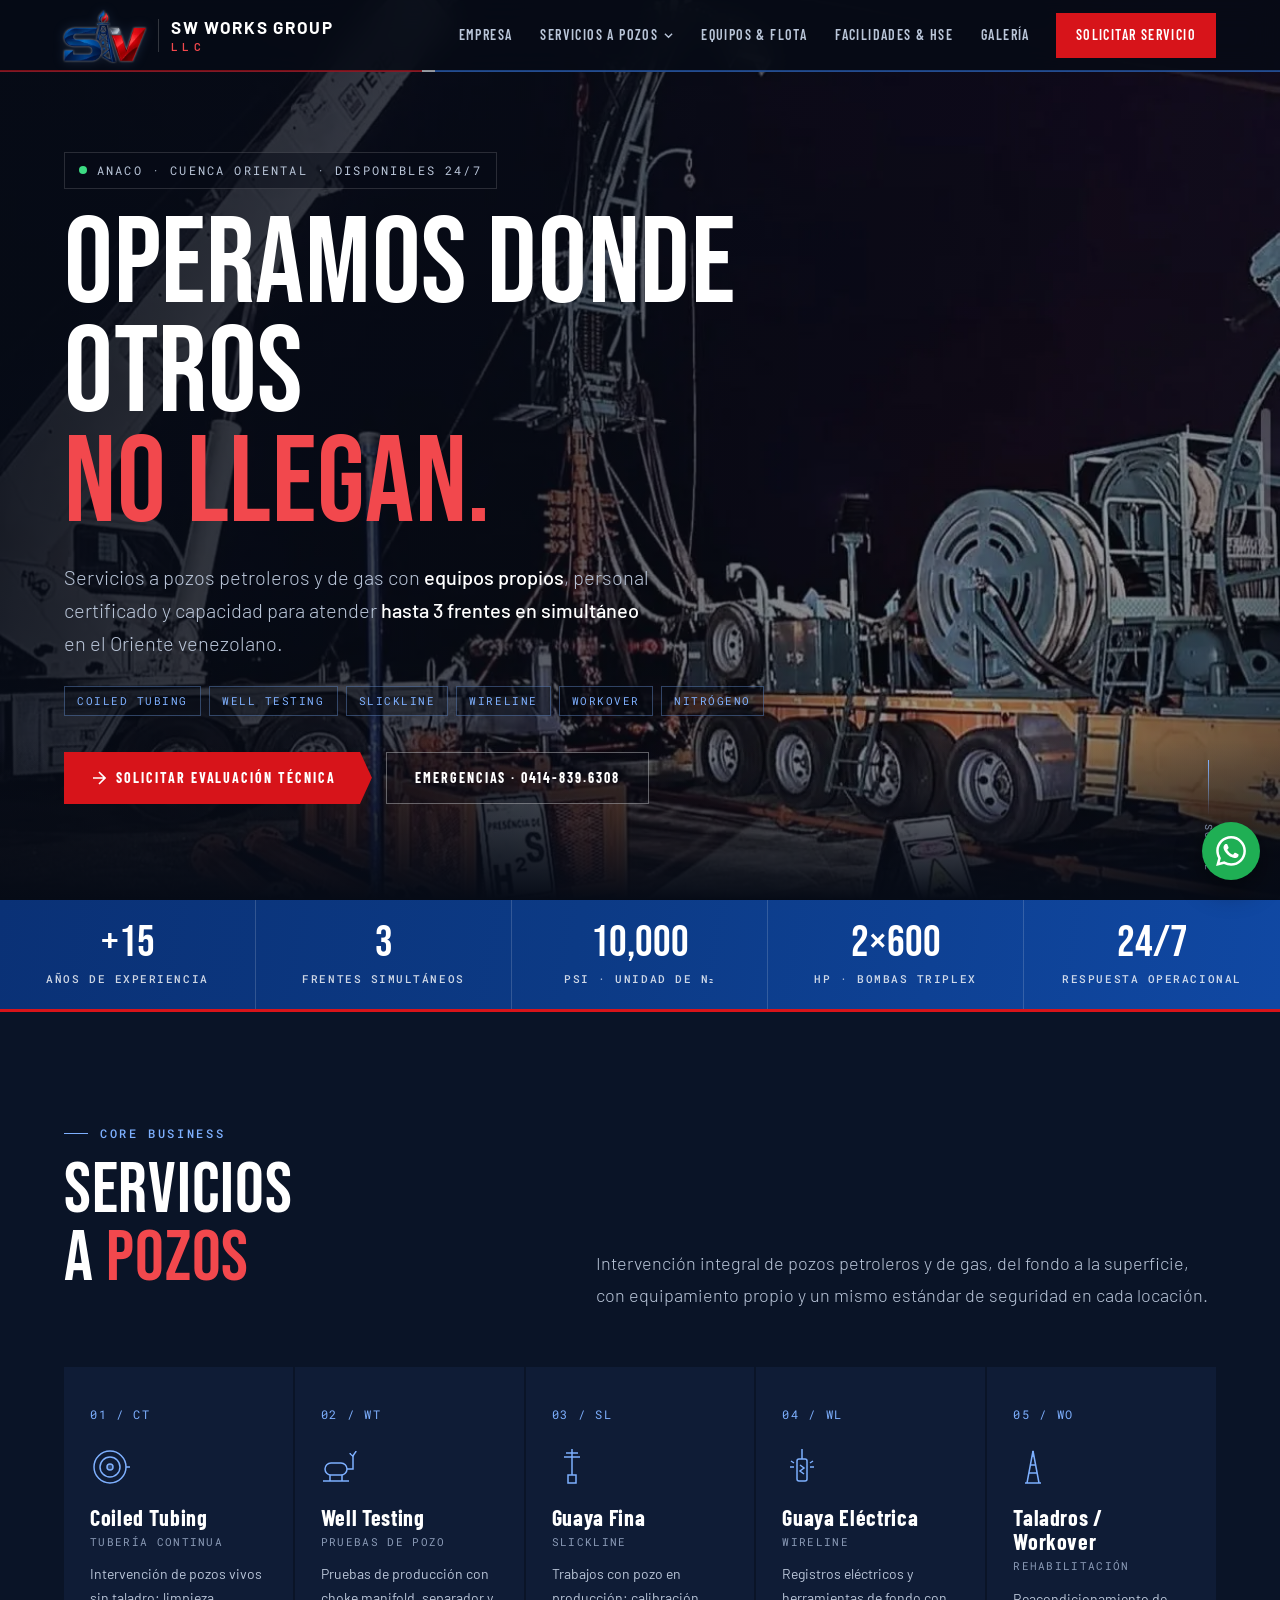
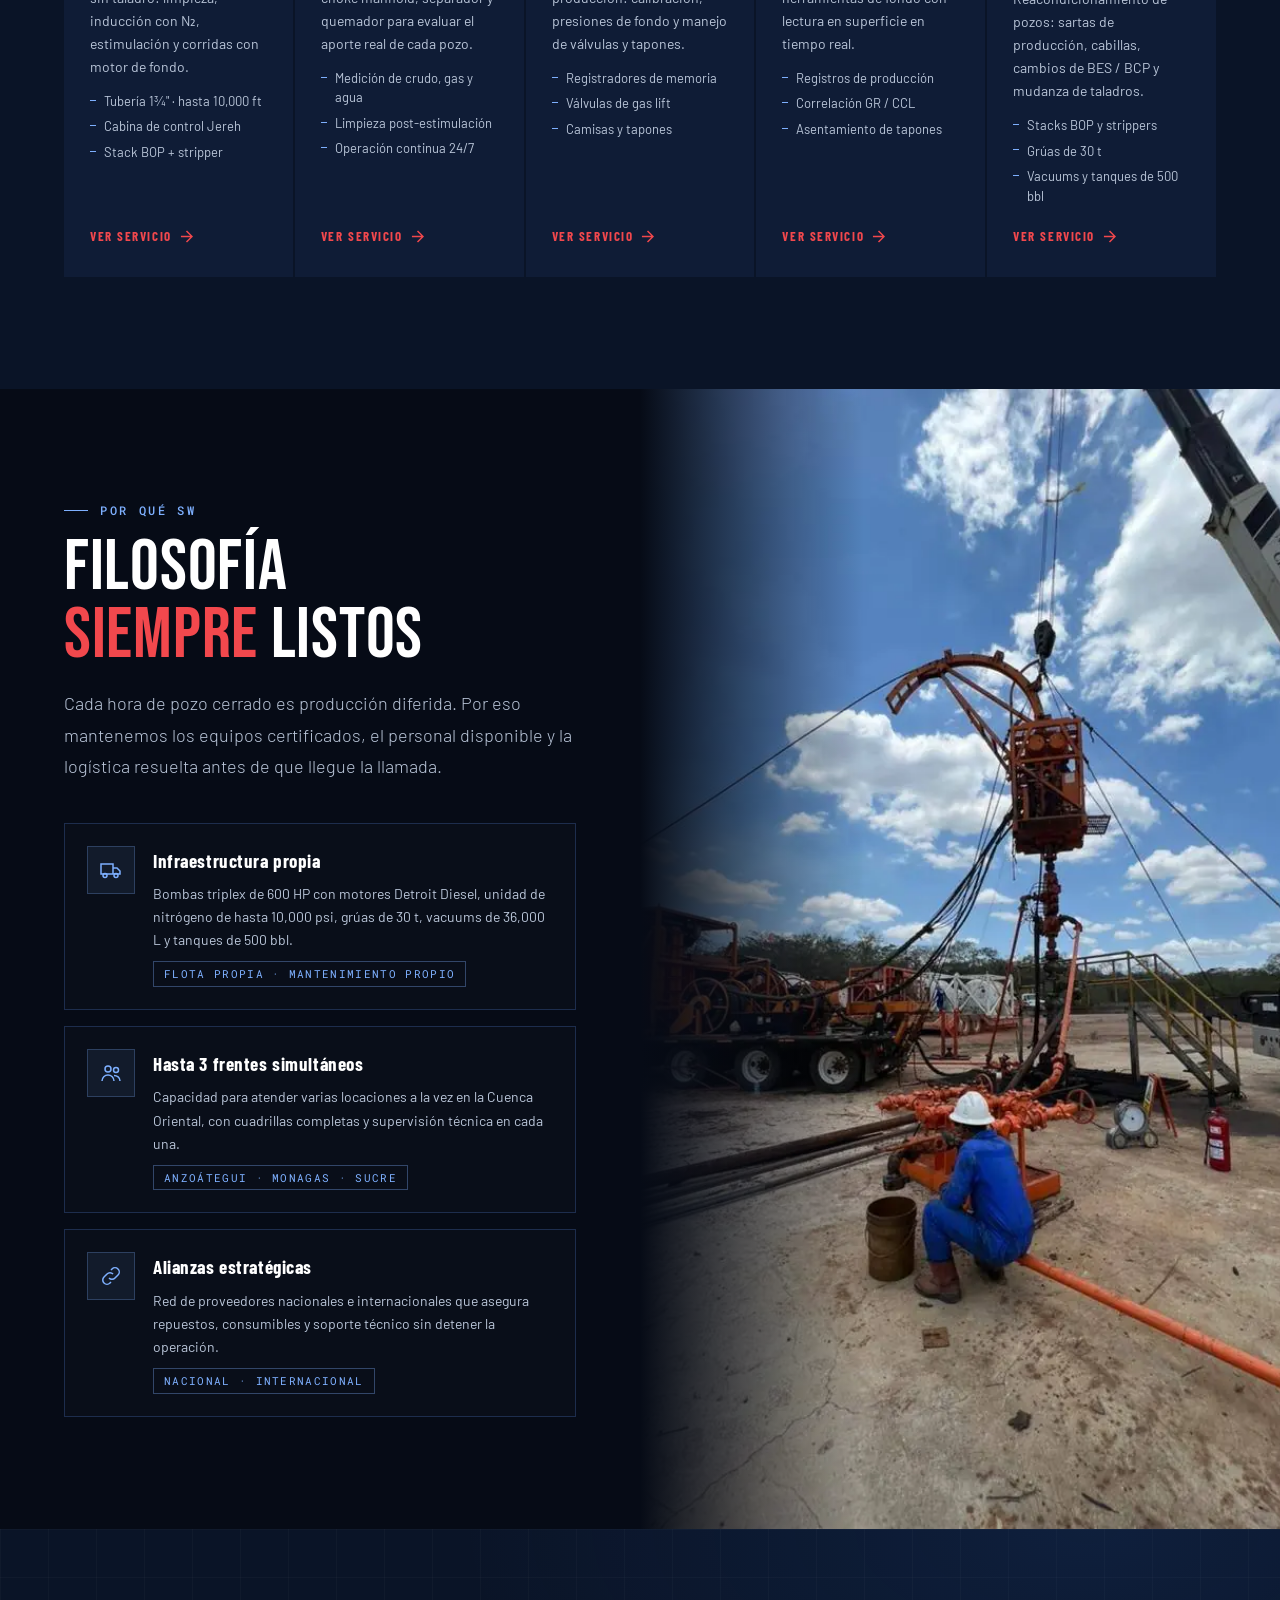
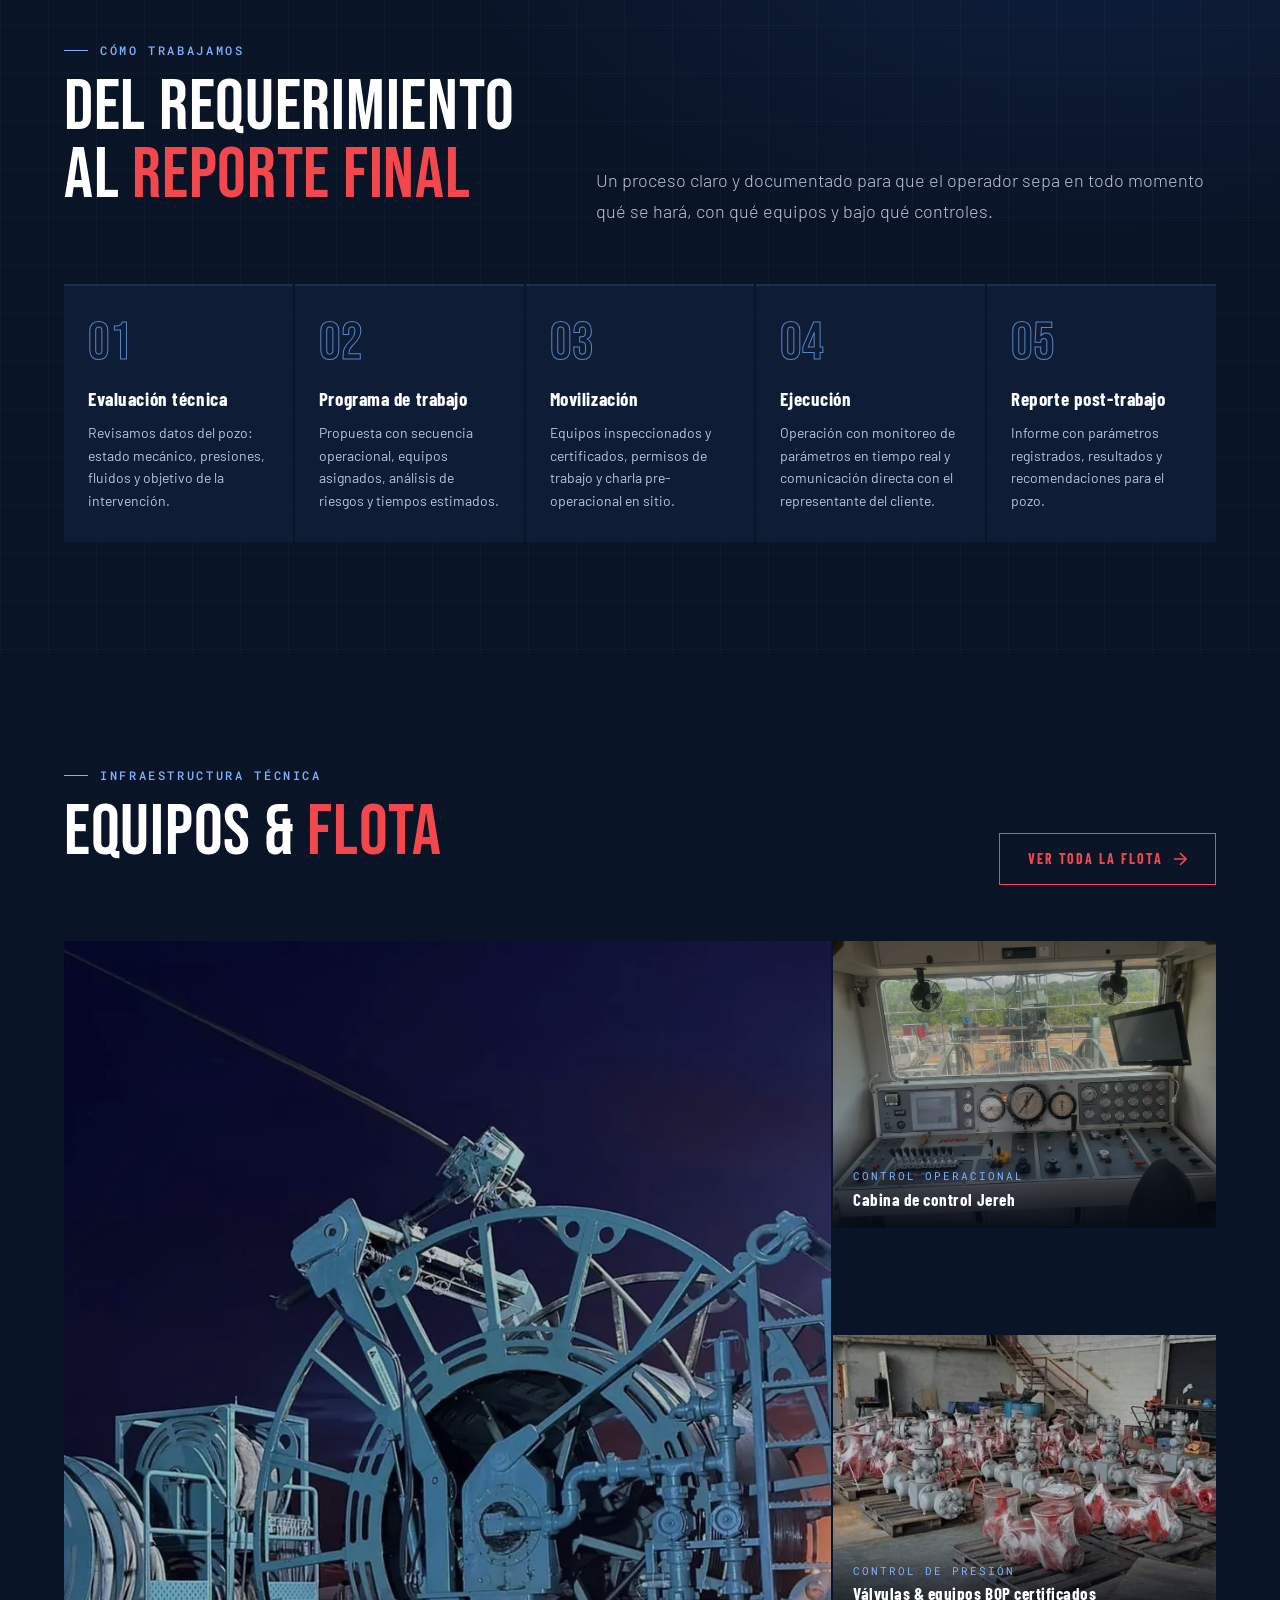
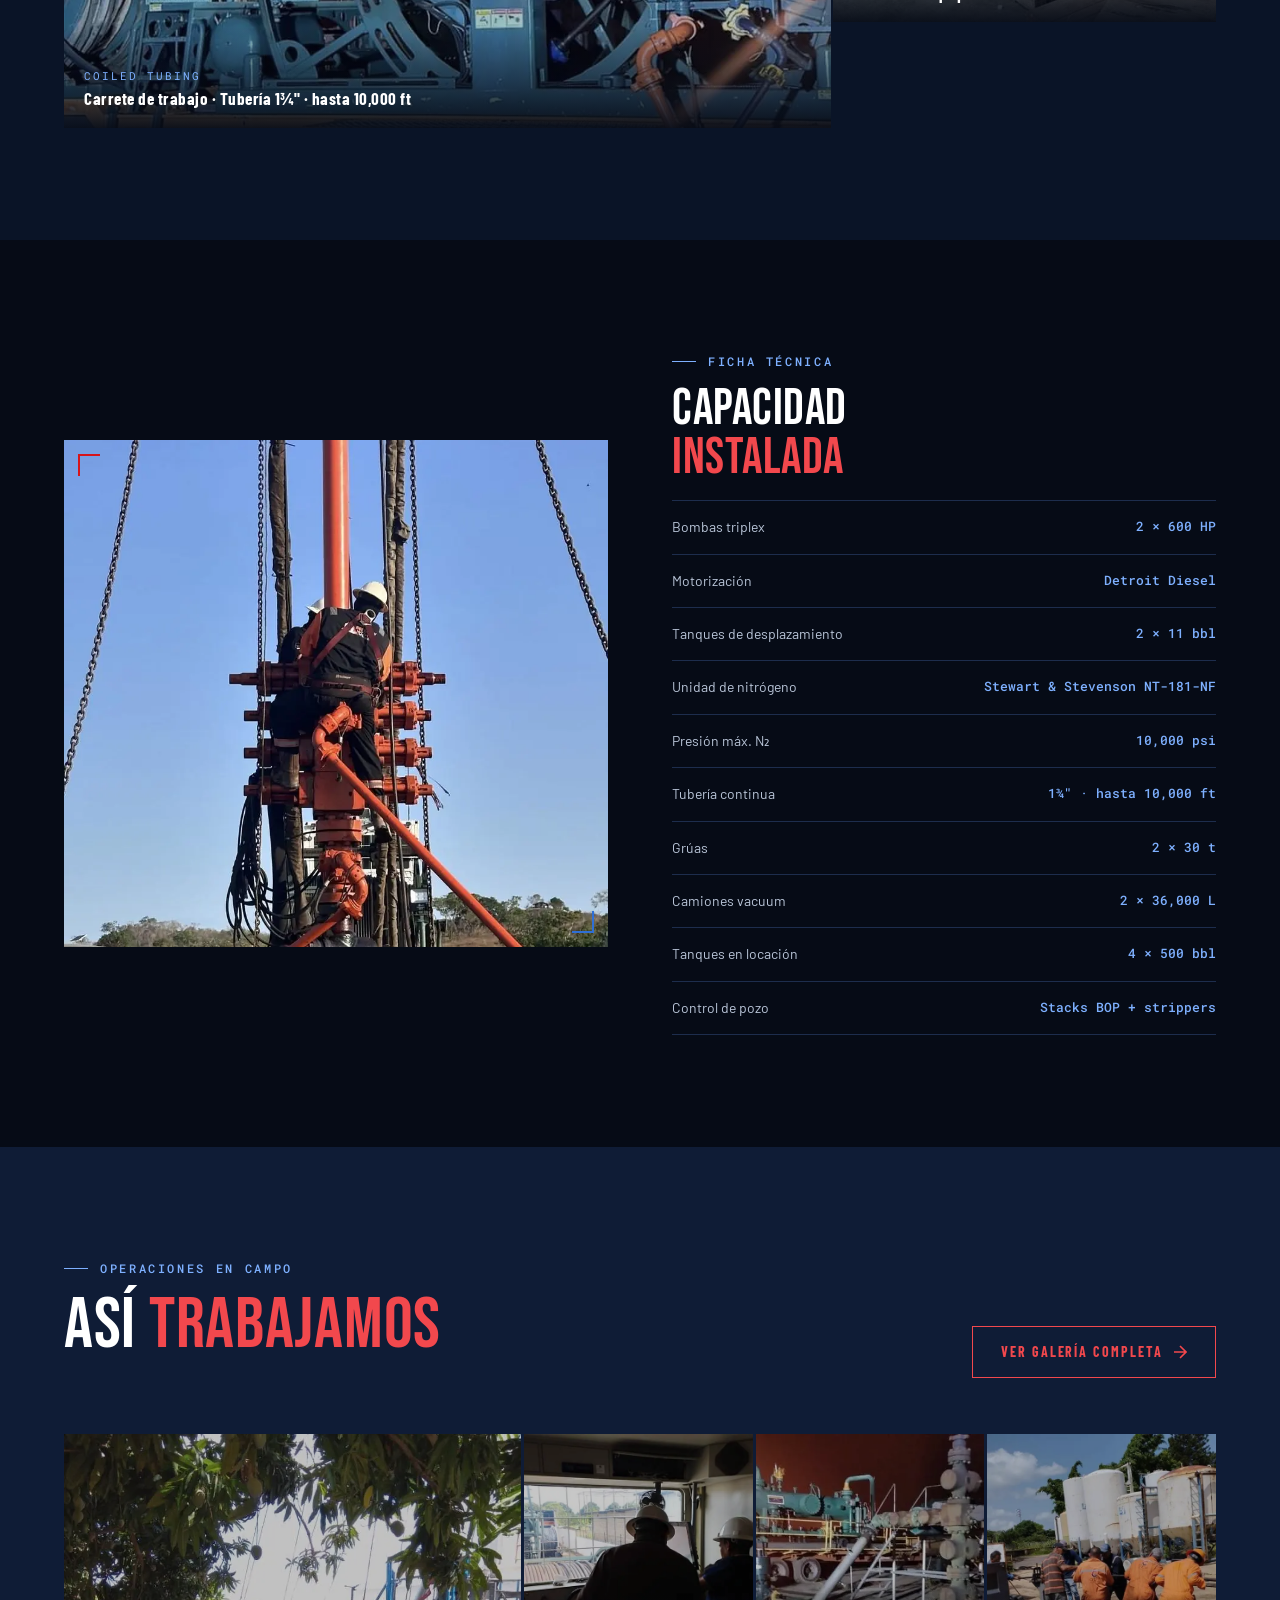
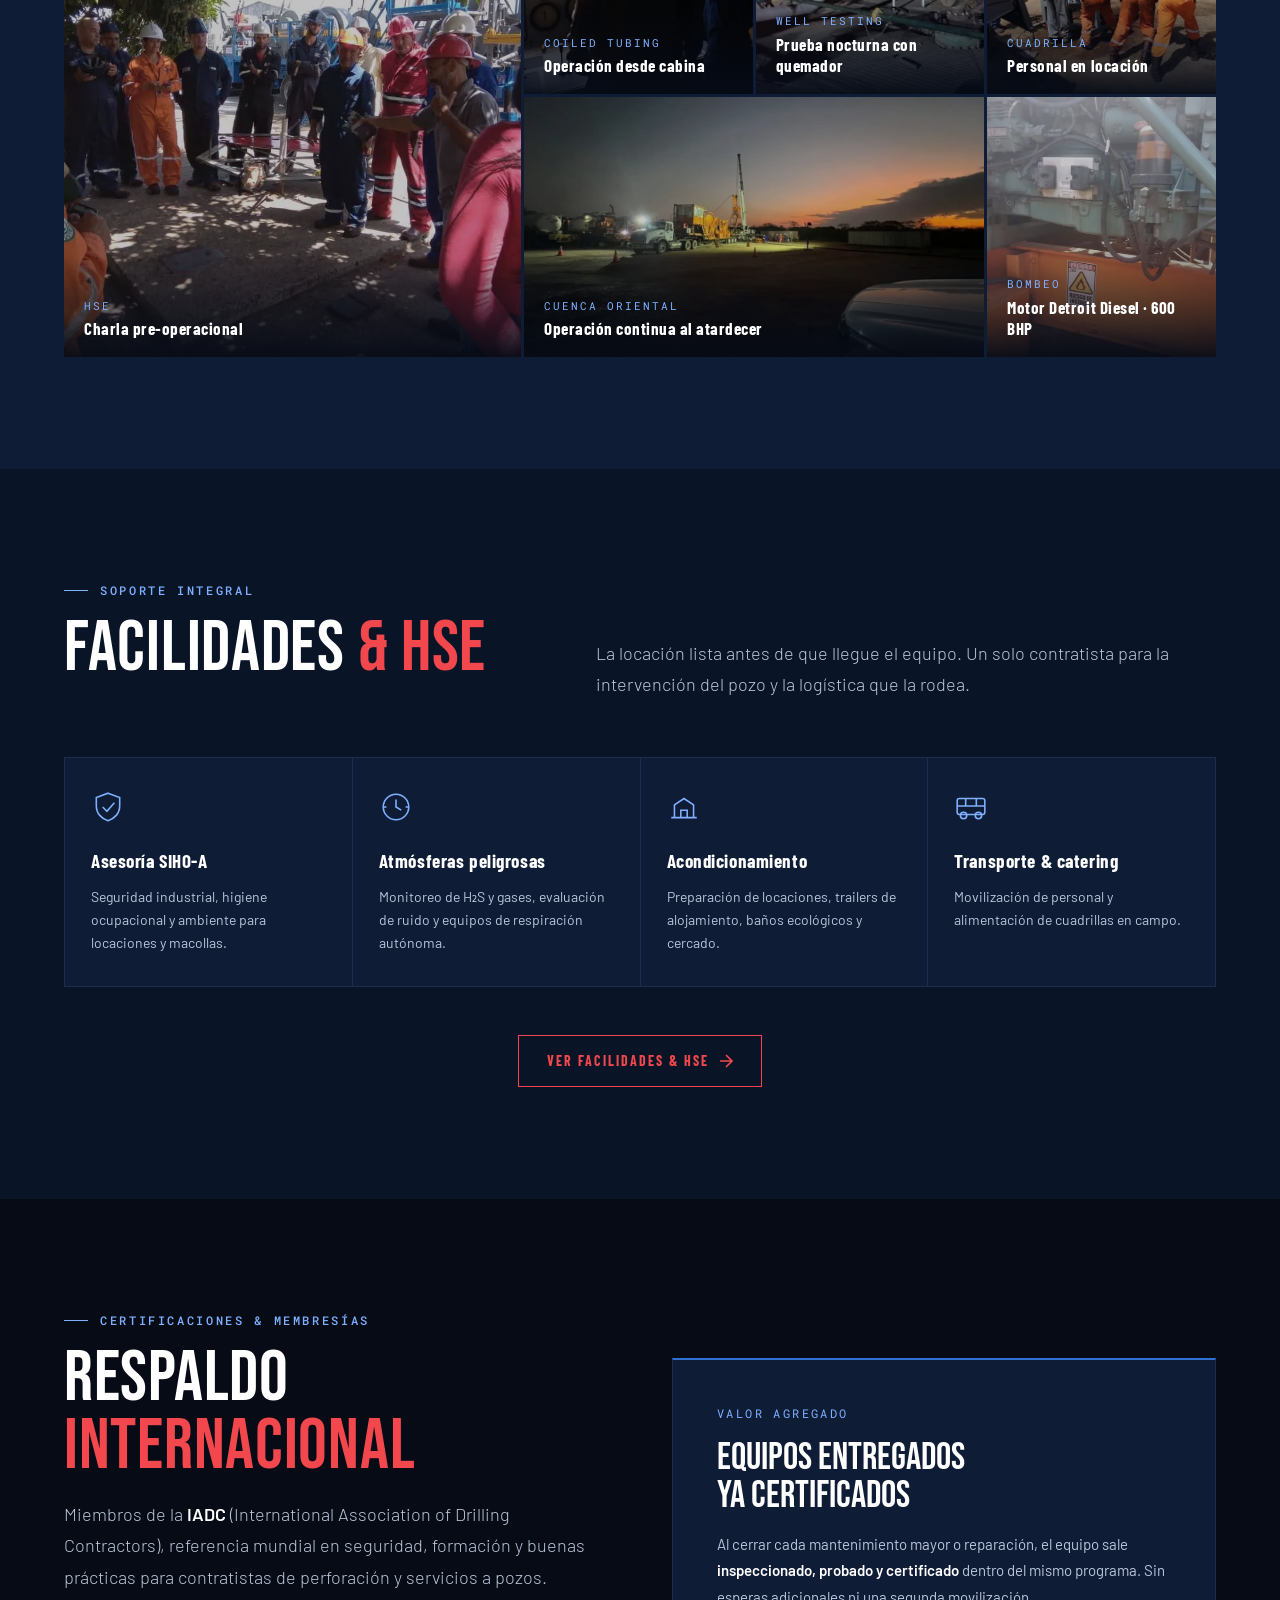
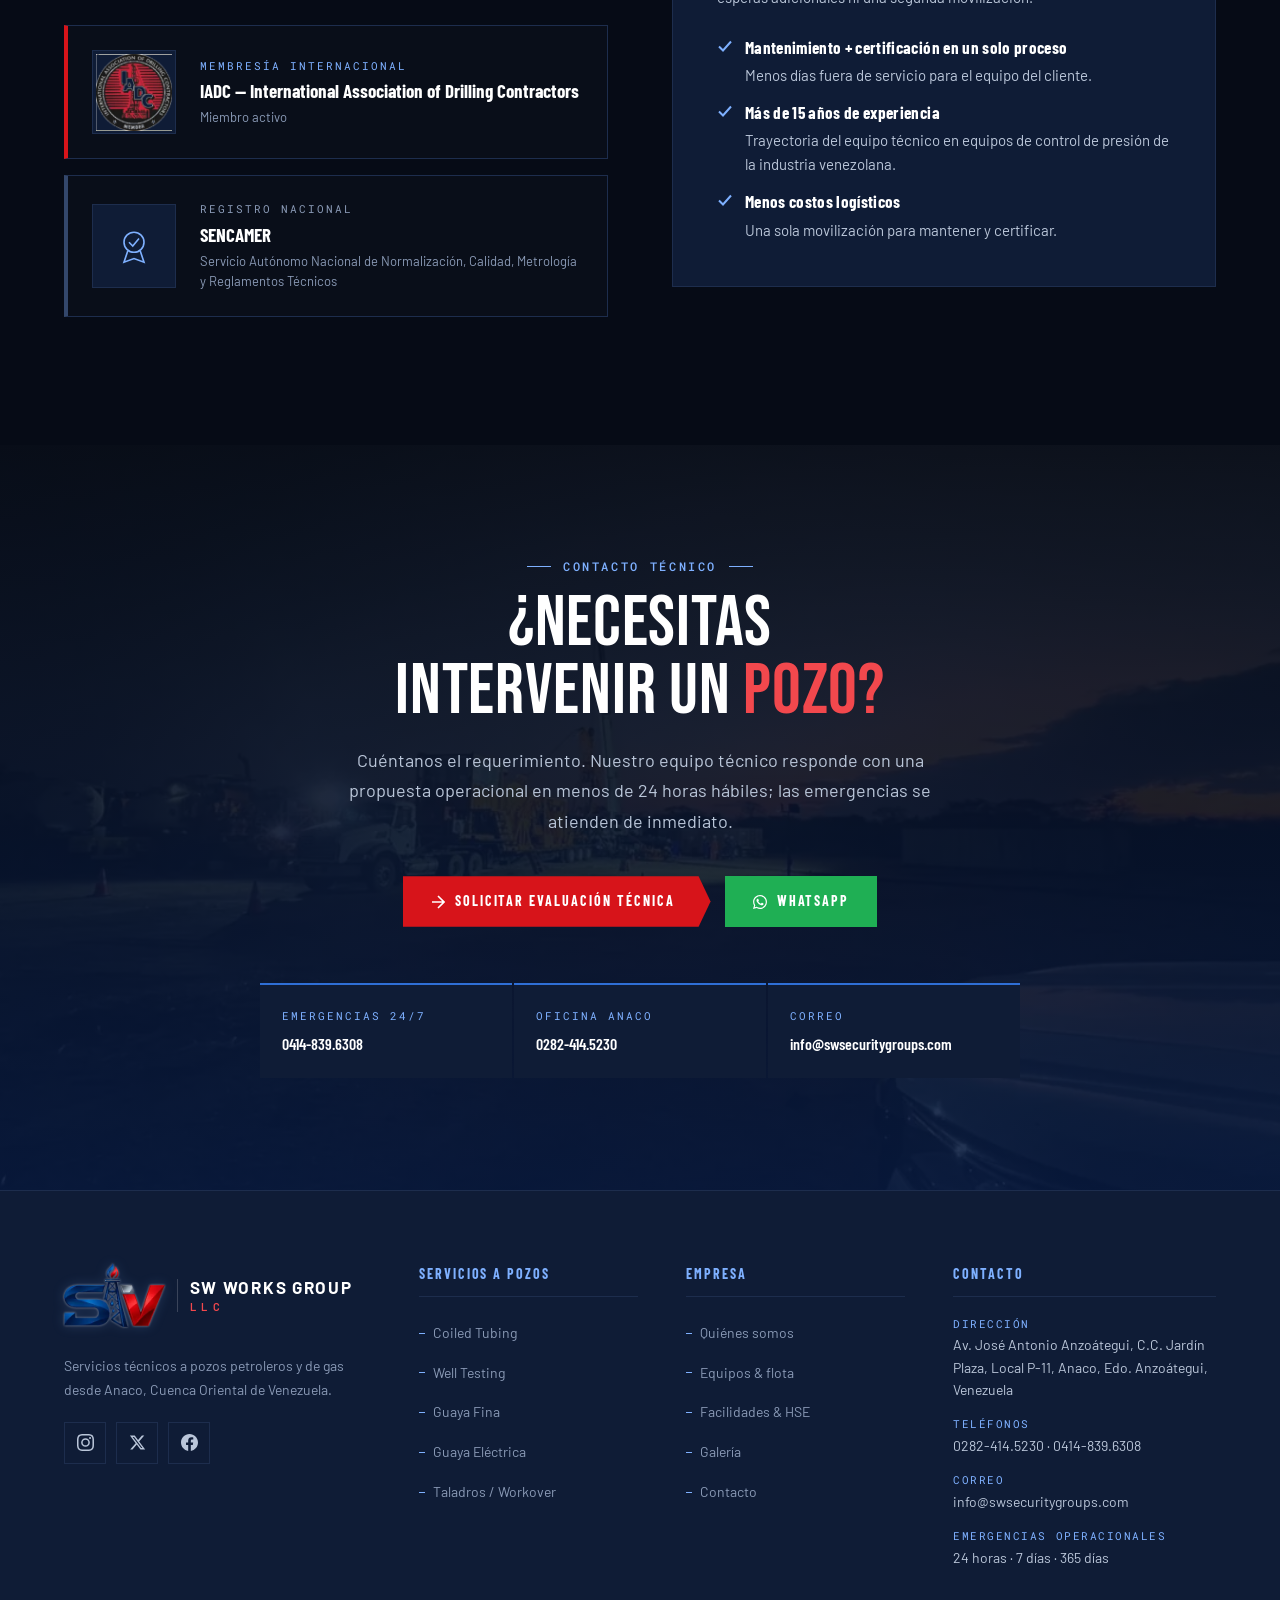
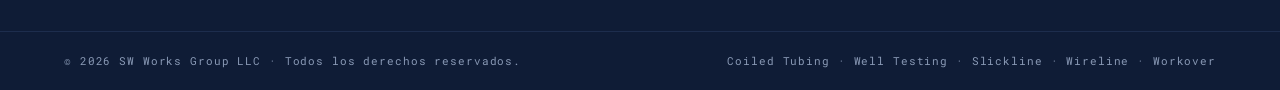
<file: index.html>
<!DOCTYPE html>
<html lang="es">
<head>
<meta charset="UTF-8">
<meta name="viewport" content="width=device-width, initial-scale=1">
<title>SW Works Group LLC | Servicios a Pozos Petroleros y de Gas en Venezuela</title>
<meta name="description" content="Coiled Tubing, Well Testing, Guaya Fina (Slickline), Guaya Eléctrica (Wireline) y Workover en la Cuenca Oriental de Venezuela. Equipos propios, personal certificado y respuesta 24/7 desde Anaco.">
<link rel="canonical" href="https://swworksgroup.com/">
<meta name="theme-color" content="#060B16">
<meta property="og:type" content="website">
<meta property="og:locale" content="es_VE">
<meta property="og:site_name" content="SW Works Group LLC">
<meta property="og:title" content="SW Works Group LLC | Servicios a Pozos Petroleros y de Gas en Venezuela">
<meta property="og:description" content="Coiled Tubing, Well Testing, Guaya Fina (Slickline), Guaya Eléctrica (Wireline) y Workover en la Cuenca Oriental de Venezuela. Equipos propios, personal certificado y respuesta 24/7 desde Anaco.">
<meta property="og:url" content="https://swworksgroup.com/">
<meta property="og:image" content="https://swworksgroup.com/img/og-image.jpg">
<meta property="og:image:width" content="1200">
<meta property="og:image:height" content="630">
<meta name="twitter:card" content="summary_large_image">
<link rel="icon" href="img/favicon.png" type="image/png">
<link rel="apple-touch-icon" href="img/apple-touch-icon.png">
<link rel="manifest" href="site.webmanifest">
<link rel="preconnect" href="https://fonts.googleapis.com">
<link rel="preconnect" href="https://fonts.gstatic.com" crossorigin>
<link rel="stylesheet" href="https://fonts.googleapis.com/css2?family=Barlow+Condensed:wght@600;700&family=Barlow:wght@300;400;500;600&family=Bebas+Neue&family=Roboto+Mono:wght@400;500&display=swap">
<link rel="stylesheet" href="css/global.css">
<link rel="preload" as="image" href="img/hero_night_ct.webp" fetchpriority="high">
<script>document.documentElement.classList.add('js')</script>
<script type="application/ld+json">{"@context": "https://schema.org", "@type": "LocalBusiness", "@id": "https://swworksgroup.com/#org", "name": "SW Works Group LLC", "alternateName": "SW Works Group", "url": "https://swworksgroup.com/", "logo": "https://swworksgroup.com/img/logo-sw-works-group.png", "image": "https://swworksgroup.com/img/og-image.jpg", "description": "Servicios a pozos petroleros y de gas en el Oriente de Venezuela: Coiled Tubing, Well Testing, Guaya Fina (Slickline), Guaya Eléctrica (Wireline), Workover y facilidades de superficie.", "telephone": "+582824145230", "email": "info@swsecuritygroups.com", "address": {"@type": "PostalAddress", "streetAddress": "Av. José Antonio Anzoátegui, C.C. Jardín Plaza, Local P-11", "addressLocality": "Anaco", "addressRegion": "Anzoátegui", "addressCountry": "VE"}, "areaServed": ["Anzoátegui", "Monagas", "Sucre", "Faja Petrolífera del Orinoco"], "openingHoursSpecification": [{"@type": "OpeningHoursSpecification", "dayOfWeek": ["Monday", "Tuesday", "Wednesday", "Thursday", "Friday"], "opens": "07:00", "closes": "17:00"}], "contactPoint": [{"@type": "ContactPoint", "telephone": "+584148396308", "contactType": "emergency", "availableLanguage": ["es", "en"], "hoursAvailable": "Mo-Su 00:00-23:59"}], "sameAs": ["https://www.instagram.com/swsecuritygroups/", "https://x.com/swsecurityworks", "https://www.facebook.com/profile.php?id=100068211665223"]}</script>
</head>
<body>
<a class="skip-link" href="#main">Saltar al contenido</a>

<header>
<nav class="nav" aria-label="Principal">
  <a href="index.html" class="nav-logo" aria-label="SW Works Group LLC — Inicio">
    <span class="brand"><img class="brand-mark" src="img/brand-mark.webp" alt="" width="236" height="150"><span class="brand-word"><b>SW Works Group</b><small>LLC</small></span></span>
  </a>
  <ul class="nav-links">
    <li><a href="pages/empresa.html">Empresa</a></li>
    <li class="has-drop">
      <a href="pages/servicios.html">Servicios a Pozos <svg class="nav-caret" viewBox="0 0 10 6" fill="none" stroke="currentColor" stroke-width="1.5" aria-hidden="true"><path d="M1 1l4 4 4-4"/></svg></a>
      <ul class="nav-drop"><li><a href="pages/coiled-tubing.html">Coiled Tubing <small>Tubería continua</small></a></li><li><a href="pages/well-testing.html">Well Testing <small>Pruebas de pozo</small></a></li><li><a href="pages/slickline.html">Guaya Fina <small>Slickline</small></a></li><li><a href="pages/wireline.html">Guaya Eléctrica <small>Wireline</small></a></li><li><a href="pages/workover.html">Taladros / Workover <small>Rehabilitación</small></a></li></ul>
    </li>
    <li><a href="pages/flota.html">Equipos &amp; Flota</a></li>
    <li><a href="pages/facilidades.html">Facilidades &amp; HSE</a></li>
    <li><a href="pages/galeria.html">Galería</a></li>
    <li><a href="pages/contacto.html" class="nav-cta">Solicitar Servicio</a></li>
  </ul>
  <button class="nav-burger" type="button" aria-label="Abrir menú" aria-expanded="false" aria-controls="nav-mobile">
    <span></span><span></span><span></span>
  </button>
</nav>
<nav class="nav-mobile" id="nav-mobile" aria-label="Menú móvil">
  <a href="index.html" aria-current="page">Inicio</a>
  <a href="pages/empresa.html">Empresa</a>
  <a href="pages/servicios.html">Servicios a Pozos</a>
  <a href="pages/coiled-tubing.html" class="sub">Coiled Tubing</a><a href="pages/well-testing.html" class="sub">Well Testing</a><a href="pages/slickline.html" class="sub">Guaya Fina</a><a href="pages/wireline.html" class="sub">Guaya Eléctrica</a><a href="pages/workover.html" class="sub">Taladros / Workover</a>
  <a href="pages/flota.html">Equipos &amp; Flota</a>
  <a href="pages/facilidades.html">Facilidades &amp; HSE</a>
  <a href="pages/galeria.html">Galería</a>
  <a href="pages/contacto.html" class="nav-cta-mob">Solicitar Servicio</a>
  <a href="tel:+584148396308" class="nav-mob-tel">Emergencias 24/7 · 0414-839.6308</a>
</nav>
</header>

<main id="main">
<section class="hero" aria-labelledby="hero-title">
  <img src="img/hero_night_ct.webp" alt="Unidad de Coiled Tubing de SW operando de noche en locación, con grúa e injector montados sobre el cabezal del pozo" width="1206" height="1206" fetchpriority="high" decoding="async">
  <div class="hero-content hero-anim">
    <div class="hero-status"><span class="dot-live" aria-hidden="true"></span> Anaco · Cuenca Oriental · Disponibles 24/7</div>
    <h1 id="hero-title">Operamos donde<br>otros <em>no llegan.</em></h1>
    <p class="hero-sub">Servicios a pozos petroleros y de gas con <strong>equipos propios</strong>, personal certificado y capacidad para atender <strong>hasta 3 frentes en simultáneo</strong> en el Oriente venezolano.</p>
    <div class="hero-tags" aria-label="Servicios">
      <span class="chip">Coiled Tubing</span><span class="chip">Well Testing</span><span class="chip">Slickline</span><span class="chip">Wireline</span><span class="chip">Workover</span><span class="chip">Nitrógeno</span>
    </div>
    <div class="btn-row">
      <a href="pages/contacto.html" class="btn btn-primary"><svg viewBox="0 0 14 14" fill="none" stroke="currentColor" stroke-width="1.6" aria-hidden="true"><path d="M1 7h12M7 1l6 6-6 6"/></svg> Solicitar evaluación técnica</a>
      <a href="tel:+584148396308" class="btn btn-secondary">Emergencias · 0414-839.6308</a>
    </div>
  </div>
  <div class="scroll-ind" aria-hidden="true"><div class="scroll-line"></div><span>Scroll</span></div>
</section>

<div class="stats-bar" role="list" aria-label="Capacidad operativa">
  <div class="stat" role="listitem"><div class="stat-n">+<span data-count="15">15</span></div><div class="stat-l">Años de experiencia</div></div>
  <div class="stat" role="listitem"><div class="stat-n"><span data-count="3">3</span></div><div class="stat-l">Frentes simultáneos</div></div>
  <div class="stat" role="listitem"><div class="stat-n"><span data-count="10000">10,000</span></div><div class="stat-l">psi · Unidad de N₂</div></div>
  <div class="stat" role="listitem"><div class="stat-n">2×<span data-count="600">600</span></div><div class="stat-l">HP · Bombas triplex</div></div>
  <div class="stat" role="listitem"><div class="stat-n">24/7</div><div class="stat-l">Respuesta operacional</div></div>
</div>

<section class="section section--dark" id="servicios" aria-labelledby="svc-title">
  <div class="head-split">
    <div>
      <div class="stag">Core business</div>
      <h2 class="sh2" id="svc-title">Servicios<br>a <em>pozos</em></h2>
    </div>
    <p class="slead">Intervención integral de pozos petroleros y de gas, del fondo a la superficie, con equipamiento propio y un mismo estándar de seguridad en cada locación.</p>
  </div>
  <div class="svc-grid">
    <article class="svc-card rev">
      <div class="svc-n">01 / CT</div>
      <svg class="svc-ico" viewBox="0 0 40 40" fill="none" stroke="currentColor" stroke-width="1.5" aria-hidden="true"><circle cx="20" cy="20" r="16"/><circle cx="20" cy="20" r="10"/><circle cx="20" cy="20" r="3" fill="currentColor" fill-opacity=".25"/><path d="M36 20h4"/></svg>
      <h3>Coiled Tubing</h3><span class="svc-alt">Tubería continua</span>
      <p>Intervención de pozos vivos sin taladro: limpieza, inducción con N₂, estimulación y corridas con motor de fondo.</p>
      <ul><li>Tubería 1¾" · hasta 10,000 ft</li><li>Cabina de control Jereh</li><li>Stack BOP + stripper</li></ul>
      <a href="pages/coiled-tubing.html" class="svc-more stretched">Ver servicio <svg viewBox="0 0 14 14" fill="none" stroke="currentColor" stroke-width="1.6" aria-hidden="true"><path d="M1 7h12M7 1l6 6-6 6"/></svg><span class="sr-only"> de Coiled Tubing</span></a>
    </article>
    <article class="svc-card rev d1">
      <div class="svc-n">02 / WT</div>
      <svg class="svc-ico" viewBox="0 0 40 40" fill="none" stroke="currentColor" stroke-width="1.5" aria-hidden="true"><rect x="4" y="16" width="22" height="12" rx="6"/><path d="M26 22h6v-12M32 10c0-3 3-4 3-6M29 6c0 2 3 2 3 4"/><path d="M9 28v6M21 28v6M2 34h26"/></svg>
      <h3>Well Testing</h3><span class="svc-alt">Pruebas de pozo</span>
      <p>Pruebas de producción con choke manifold, separador y quemador para evaluar el aporte real de cada pozo.</p>
      <ul><li>Medición de crudo, gas y agua</li><li>Limpieza post-estimulación</li><li>Operación continua 24/7</li></ul>
      <a href="pages/well-testing.html" class="svc-more stretched">Ver servicio <svg viewBox="0 0 14 14" fill="none" stroke="currentColor" stroke-width="1.6" aria-hidden="true"><path d="M1 7h12M7 1l6 6-6 6"/></svg><span class="sr-only"> de Well Testing</span></a>
    </article>
    <article class="svc-card rev d2">
      <div class="svc-n">03 / SL</div>
      <svg class="svc-ico" viewBox="0 0 40 40" fill="none" stroke="currentColor" stroke-width="1.5" aria-hidden="true"><path d="M20 2v26"/><rect x="16" y="28" width="8" height="8"/><path d="M12 10h16M14 6h12"/></svg>
      <h3>Guaya Fina</h3><span class="svc-alt">Slickline</span>
      <p>Trabajos con pozo en producción: calibración, presiones de fondo y manejo de válvulas y tapones.</p>
      <ul><li>Registradores de memoria</li><li>Válvulas de gas lift</li><li>Camisas y tapones</li></ul>
      <a href="pages/slickline.html" class="svc-more stretched">Ver servicio <svg viewBox="0 0 14 14" fill="none" stroke="currentColor" stroke-width="1.6" aria-hidden="true"><path d="M1 7h12M7 1l6 6-6 6"/></svg><span class="sr-only"> de Guaya Fina</span></a>
    </article>
    <article class="svc-card rev d3">
      <div class="svc-n">04 / WL</div>
      <svg class="svc-ico" viewBox="0 0 40 40" fill="none" stroke="currentColor" stroke-width="1.5" aria-hidden="true"><path d="M20 2v10"/><rect x="15" y="12" width="10" height="22" rx="2"/><path d="M18 18l4 3-4 3 4 3"/><path d="M8 20h4M28 20h4M9 14l3 2M31 14l-3 2"/></svg>
      <h3>Guaya Eléctrica</h3><span class="svc-alt">Wireline</span>
      <p>Registros eléctricos y herramientas de fondo con lectura en superficie en tiempo real.</p>
      <ul><li>Registros de producción</li><li>Correlación GR / CCL</li><li>Asentamiento de tapones</li></ul>
      <a href="pages/wireline.html" class="svc-more stretched">Ver servicio <svg viewBox="0 0 14 14" fill="none" stroke="currentColor" stroke-width="1.6" aria-hidden="true"><path d="M1 7h12M7 1l6 6-6 6"/></svg><span class="sr-only"> de Guaya Eléctrica</span></a>
    </article>
    <article class="svc-card rev d4">
      <div class="svc-n">05 / WO</div>
      <svg class="svc-ico" viewBox="0 0 40 40" fill="none" stroke="currentColor" stroke-width="1.5" aria-hidden="true"><path d="M14 36L20 4l6 32M16 26h8M17 18h6M12 36h16"/><path d="M20 4v6"/></svg>
      <h3>Taladros / Workover</h3><span class="svc-alt">Rehabilitación</span>
      <p>Reacondicionamiento de pozos: sartas de producción, cabillas, cambios de BES / BCP y mudanza de taladros.</p>
      <ul><li>Stacks BOP y strippers</li><li>Grúas de 30 t</li><li>Vacuums y tanques de 500 bbl</li></ul>
      <a href="pages/workover.html" class="svc-more stretched">Ver servicio <svg viewBox="0 0 14 14" fill="none" stroke="currentColor" stroke-width="1.6" aria-hidden="true"><path d="M1 7h12M7 1l6 6-6 6"/></svg><span class="sr-only"> de Taladros / Workover</span></a>
    </article>
  </div>
</section>

<section class="split" aria-labelledby="why-title">
  <div class="split-text">
    <div class="stag">Por qué SW</div>
    <h2 class="sh2" id="why-title">Filosofía<br><em>siempre</em> listos</h2>
    <p class="slead">Cada hora de pozo cerrado es producción diferida. Por eso mantenemos los equipos certificados, el personal disponible y la logística resuelta antes de que llegue la llamada.</p>
    <div class="feature-list">
      <div class="feature rev">
        <div class="f-ico"><svg viewBox="0 0 22 22" aria-hidden="true"><path d="M1 5h12v10H1zM13 9h4l3 3v3h-7"/><circle cx="5" cy="16.5" r="2"/><circle cx="16" cy="16.5" r="2"/></svg></div>
        <div><h3>Infraestructura propia</h3><p>Bombas triplex de 600 HP con motores Detroit Diesel, unidad de nitrógeno de hasta 10,000 psi, grúas de 30 t, vacuums de 36,000 L y tanques de 500 bbl.</p><span class="badge">Flota propia · mantenimiento propio</span></div>
      </div>
      <div class="feature rev d1">
        <div class="f-ico"><svg viewBox="0 0 22 22" aria-hidden="true"><circle cx="8" cy="7" r="3"/><circle cx="16" cy="8" r="2.5"/><path d="M2 19c0-3.5 2.7-6 6-6s6 2.5 6 6M14 13.5c3 0 6 2 6 5.5"/></svg></div>
        <div><h3>Hasta 3 frentes simultáneos</h3><p>Capacidad para atender varias locaciones a la vez en la Cuenca Oriental, con cuadrillas completas y supervisión técnica en cada una.</p><span class="badge">Anzoátegui · Monagas · Sucre</span></div>
      </div>
      <div class="feature rev d2">
        <div class="f-ico"><svg viewBox="0 0 22 22" aria-hidden="true"><path d="M9 13a4 4 0 006 0l3-3a4 4 0 00-6-6l-1 1"/><path d="M13 9a4 4 0 00-6 0l-3 3a4 4 0 006 6l1-1"/></svg></div>
        <div><h3>Alianzas estratégicas</h3><p>Red de proveedores nacionales e internacionales que asegura repuestos, consumibles y soporte técnico sin detener la operación.</p><span class="badge">Nacional · Internacional</span></div>
      </div>
    </div>
  </div>
  <div class="split-media"><img src="img/injector_national.webp" alt="Montaje del cabezal inyector de Coiled Tubing con grúa en locación" width="810" height="1080" loading="lazy" decoding="async"></div>
</section>

<section class="section section--grid" aria-labelledby="proc-title">
  <div class="head-split">
    <div>
      <div class="stag">Cómo trabajamos</div>
      <h2 class="sh2" id="proc-title">Del requerimiento<br>al <em>reporte final</em></h2>
    </div>
    <p class="slead">Un proceso claro y documentado para que el operador sepa en todo momento qué se hará, con qué equipos y bajo qué controles.</p>
  </div>
  <ol class="process">
    <li class="step rev"><h3>Evaluación técnica</h3><p>Revisamos datos del pozo: estado mecánico, presiones, fluidos y objetivo de la intervención.</p></li>
    <li class="step rev d1"><h3>Programa de trabajo</h3><p>Propuesta con secuencia operacional, equipos asignados, análisis de riesgos y tiempos estimados.</p></li>
    <li class="step rev d2"><h3>Movilización</h3><p>Equipos inspeccionados y certificados, permisos de trabajo y charla pre-operacional en sitio.</p></li>
    <li class="step rev d3"><h3>Ejecución</h3><p>Operación con monitoreo de parámetros en tiempo real y comunicación directa con el representante del cliente.</p></li>
    <li class="step rev d4"><h3>Reporte post-trabajo</h3><p>Informe con parámetros registrados, resultados y recomendaciones para el pozo.</p></li>
  </ol>
</section>

<section class="section section--dark" aria-labelledby="fleet-title">
  <div class="head-split">
    <div>
      <div class="stag">Infraestructura técnica</div>
      <h2 class="sh2" id="fleet-title">Equipos &amp; <em>flota</em></h2>
    </div>
    <a href="pages/flota.html" class="btn btn-outline">Ver toda la flota <svg viewBox="0 0 14 14" fill="none" stroke="currentColor" stroke-width="1.6" aria-hidden="true"><path d="M1 7h12M7 1l6 6-6 6"/></svg></a>
  </div>
  <div class="tile-grid rev">
    <figure class="tile tile--feat"><img src="img/reel_close.webp" alt="Carrete de trabajo de la unidad de Coiled Tubing" width="878" height="900" loading="lazy" decoding="async"><figcaption class="tile-cap"><span>Coiled Tubing</span><h3>Carrete de trabajo · Tubería 1¾" · hasta 10,000 ft</h3></figcaption></figure>
    <figure class="tile"><img src="img/jereh_cabin.webp" alt="Panel de control de la cabina Jereh con manómetros y mandos hidráulicos" width="900" height="675" loading="lazy" decoding="async"><figcaption class="tile-cap"><span>Control operacional</span><h3>Cabina de control Jereh</h3></figcaption></figure>
    <figure class="tile"><img src="img/valves_warehouse.webp" alt="Válvulas y equipos de control de pozo en el taller tras mantenimiento" width="800" height="360" loading="lazy" decoding="async"><figcaption class="tile-cap"><span>Control de presión</span><h3>Válvulas &amp; equipos BOP certificados</h3></figcaption></figure>
  </div>
</section>

<section class="section section--black" aria-labelledby="specs-title">
  <div class="specs-lay">
    <div class="framed rev"><img src="img/stack_technician.webp" alt="Técnico de SW trabajando sobre el stack BOP bajo el cabezal inyector" width="900" height="840" loading="lazy" decoding="async"></div>
    <div class="rev d1">
      <div class="stag">Ficha técnica</div>
      <h2 class="sh2 sh2--sm" id="specs-title">Capacidad<br><em>instalada</em></h2>
      <table class="specs"><tr><th scope="row">Bombas triplex</th><td>2 × 600 HP</td></tr><tr><th scope="row">Motorización</th><td>Detroit Diesel</td></tr><tr><th scope="row">Tanques de desplazamiento</th><td>2 × 11 bbl</td></tr><tr><th scope="row">Unidad de nitrógeno</th><td>Stewart &amp; Stevenson NT-181-NF</td></tr><tr><th scope="row">Presión máx. N₂</th><td>10,000 psi</td></tr><tr><th scope="row">Tubería continua</th><td>1¾" · hasta 10,000 ft</td></tr><tr><th scope="row">Grúas</th><td>2 × 30 t</td></tr><tr><th scope="row">Camiones vacuum</th><td>2 × 36,000 L</td></tr><tr><th scope="row">Tanques en locación</th><td>4 × 500 bbl</td></tr><tr><th scope="row">Control de pozo</th><td>Stacks BOP + strippers</td></tr></table>
    </div>
  </div>
</section>

<section class="section section--dark2" aria-labelledby="gal-title">
  <div class="head-split">
    <div>
      <div class="stag">Operaciones en campo</div>
      <h2 class="sh2" id="gal-title">Así <em>trabajamos</em></h2>
    </div>
    <a href="pages/galeria.html" class="btn btn-outline">Ver galería completa <svg viewBox="0 0 14 14" fill="none" stroke="currentColor" stroke-width="1.6" aria-hidden="true"><path d="M1 7h12M7 1l6 6-6 6"/></svg></a>
  </div>
  <div class="gal-strip">
    <figure class="tile tile--tall"><img src="img/safety_briefing.webp" alt="Charla de seguridad pre-operacional con la cuadrilla en locación" width="800" height="1067" loading="lazy" decoding="async"><figcaption class="tile-cap"><span>HSE</span><p>Charla pre-operacional</p></figcaption></figure>
    <figure class="tile"><img src="img/control_cabin.webp" alt="Operadores en la cabina de control durante una intervención" width="800" height="602" loading="lazy" decoding="async"><figcaption class="tile-cap"><span>Coiled Tubing</span><p>Operación desde cabina</p></figcaption></figure>
    <figure class="tile"><img src="img/well_testing.webp" alt="Choke manifold y quemador durante una prueba de pozo nocturna" width="900" height="425" loading="lazy" decoding="async"><figcaption class="tile-cap"><span>Well Testing</span><p>Prueba nocturna con quemador</p></figcaption></figure>
    <figure class="tile"><img src="img/orange_team.webp" alt="Cuadrilla de SW maniobrando equipos en locación" width="800" height="602" loading="lazy" decoding="async"><figcaption class="tile-cap"><span>Cuadrilla</span><p>Personal en locación</p></figcaption></figure>
    <figure class="tile tile--wide"><img src="img/sunset_operation.webp" alt="Unidad desplegada en locación al atardecer en la Cuenca Oriental" width="1080" height="810" loading="lazy" decoding="async"><figcaption class="tile-cap"><span>Cuenca Oriental</span><p>Operación continua al atardecer</p></figcaption></figure>
    <figure class="tile"><img src="img/detroit_engine.webp" alt="Motor Detroit Diesel de la unidad de bombeo" width="900" height="675" loading="lazy" decoding="async"><figcaption class="tile-cap"><span>Bombeo</span><p>Motor Detroit Diesel · 600 BHP</p></figcaption></figure>
  </div>
</section>

<section class="section section--dark" aria-labelledby="fac-title">
  <div class="head-split">
    <div>
      <div class="stag">Soporte integral</div>
      <h2 class="sh2" id="fac-title">Facilidades <em>&amp; HSE</em></h2>
    </div>
    <p class="slead">La locación lista antes de que llegue el equipo. Un solo contratista para la intervención del pozo y la logística que la rodea.</p>
  </div>
  <div class="info-grid rev">
    <div class="info-item"><svg viewBox="0 0 32 32" aria-hidden="true"><path d="M16 3l11 4v8c0 7-5 12-11 14C10 27 5 22 5 15V7z"/><path d="M11 16l4 4 7-8"/></svg><h3>Asesoría SIHO-A</h3><p>Seguridad industrial, higiene ocupacional y ambiente para locaciones y macollas.</p></div>
    <div class="info-item"><svg viewBox="0 0 32 32" aria-hidden="true"><circle cx="16" cy="16" r="12"/><path d="M16 9v7l5 3"/><path d="M4 16h3M25 16h3"/></svg><h3>Atmósferas peligrosas</h3><p>Monitoreo de H₂S y gases, evaluación de ruido y equipos de respiración autónoma.</p></div>
    <div class="info-item"><svg viewBox="0 0 32 32" aria-hidden="true"><path d="M4 26h24M7 26V14l9-6 9 6v12"/><path d="M13 26v-7h6v7"/></svg><h3>Acondicionamiento</h3><p>Preparación de locaciones, trailers de alojamiento, baños ecológicos y cercado.</p></div>
    <div class="info-item"><svg viewBox="0 0 32 32" aria-hidden="true"><rect x="3" y="8" width="26" height="15" rx="2"/><circle cx="9" cy="24" r="3"/><circle cx="23" cy="24" r="3"/><path d="M3 15h26M11 8v7M21 8v7"/></svg><h3>Transporte &amp; catering</h3><p>Movilización de personal y alimentación de cuadrillas en campo.</p></div>
  </div>
  <div class="center mt-l"><a href="pages/facilidades.html" class="btn btn-outline">Ver facilidades &amp; HSE <svg viewBox="0 0 14 14" fill="none" stroke="currentColor" stroke-width="1.6" aria-hidden="true"><path d="M1 7h12M7 1l6 6-6 6"/></svg></a></div>
</section>

<section class="section section--black" id="certificaciones" aria-labelledby="cert-title">
  <div class="cert-grid">
    <div class="rev">
      <div class="stag">Certificaciones &amp; membresías</div>
      <h2 class="sh2" id="cert-title">Respaldo<br><em>internacional</em></h2>
      <p class="slead" style="margin-bottom:32px">Miembros de la <strong>IADC</strong> (International Association of Drilling Contractors), referencia mundial en seguridad, formación y buenas prácticas para contratistas de perforación y servicios a pozos.</p>
      <div class="cert">
        <div class="cert-logo"><img src="img/iadc_logo.webp" alt="Logo de miembro IADC" width="160" height="162" loading="lazy"></div>
        <div><small>Membresía internacional</small><b>IADC — International Association of Drilling Contractors</b><span>Miembro activo</span></div>
      </div>
      <div class="cert cert--muted">
        <div class="cert-logo"><svg viewBox="0 0 32 32" aria-hidden="true"><circle cx="16" cy="13" r="8"/><path d="M12 13l3 3 5-6M11 20l-3 9 8-3 8 3-3-9"/></svg></div>
        <div><small>Registro nacional</small><b>SENCAMER</b><span>Servicio Autónomo Nacional de Normalización, Calidad, Metrología y Reglamentos Técnicos</span></div>
      </div>
    </div>
    <div class="panel rev d2">
      <div class="panel-tag">Valor agregado</div>
      <h3>Equipos entregados<br>ya certificados</h3>
      <p>Al cerrar cada mantenimiento mayor o reparación, el equipo sale <strong>inspeccionado, probado y certificado</strong> dentro del mismo programa. Sin esperas adicionales ni una segunda movilización.</p>
      <ul class="checks"><li><span><strong>Mantenimiento + certificación en un solo proceso</strong>Menos días fuera de servicio para el equipo del cliente.</span></li><li><span><strong>Más de 15 años de experiencia</strong>Trayectoria del equipo técnico en equipos de control de presión de la industria venezolana.</span></li><li><span><strong>Menos costos logísticos</strong>Una sola movilización para mantener y certificar.</span></li></ul>
    </div>
  </div>
</section>
</main>

<section class="cta" aria-labelledby="cta-title">
  <img src="img/sunset_operation.webp" alt="" width="1080" height="810" loading="lazy" decoding="async">
  <div class="cta-c rev">
    <div class="stag stag--center">Contacto técnico</div>
    <h2 class="sh2" id="cta-title">¿Necesitas<br>intervenir un <em>pozo?</em></h2>
    <p>Cuéntanos el requerimiento. Nuestro equipo técnico responde con una propuesta operacional en menos de 24 horas hábiles; las emergencias se atienden de inmediato.</p>
    <div class="btn-row">
      <a href="pages/contacto.html" class="btn btn-primary"><svg viewBox="0 0 14 14" fill="none" stroke="currentColor" stroke-width="1.6" aria-hidden="true"><path d="M1 7h12M7 1l6 6-6 6"/></svg> Solicitar evaluación técnica</a>
      <a href="https://wa.me/584148396308" class="btn btn-wa" target="_blank" rel="noopener"><svg width="18" height="18" fill="currentColor" viewBox="0 0 24 24" aria-hidden="true"><path d="M17.47 14.38c-.3-.15-1.76-.87-2.03-.97-.27-.1-.47-.15-.67.15-.2.3-.77.97-.94 1.17-.17.2-.35.22-.64.07-.3-.15-1.26-.46-2.4-1.48-.89-.79-1.49-1.77-1.66-2.07-.17-.3-.02-.46.13-.6.13-.14.3-.35.45-.52.15-.18.2-.3.3-.5.1-.2.05-.38-.02-.53-.08-.15-.67-1.62-.92-2.22-.24-.58-.49-.5-.67-.51h-.57c-.2 0-.52.07-.8.37-.27.3-1.04 1.02-1.04 2.48s1.07 2.88 1.21 3.08c.15.2 2.1 3.2 5.08 4.49.71.31 1.26.49 1.7.63.71.22 1.36.19 1.87.12.57-.09 1.76-.72 2-1.41.25-.7.25-1.29.18-1.41-.08-.13-.27-.2-.57-.35M12.05 21.8h-.01a9.87 9.87 0 01-5.03-1.38l-.36-.21-3.74.98 1-3.65-.24-.37a9.86 9.86 0 01-1.51-5.26c0-5.45 4.44-9.88 9.9-9.88 2.64 0 5.12 1.03 6.99 2.9a9.82 9.82 0 012.89 6.99c0 5.45-4.44 9.88-9.89 9.88m8.41-18.3A11.81 11.81 0 0012.05 0C5.5 0 .16 5.34.16 11.89c0 2.1.55 4.14 1.59 5.95L.06 24l6.3-1.65a11.88 11.88 0 005.68 1.45h.01c6.55 0 11.89-5.34 11.89-11.89 0-3.18-1.24-6.16-3.48-8.41"/></svg> WhatsApp</a>
    </div>
    <div class="cta-contacts">
      <div class="citem"><small>Emergencias 24/7</small><a href="tel:+584148396308">0414-839.6308</a></div>
      <div class="citem"><small>Oficina Anaco</small><a href="tel:+582824145230">0282-414.5230</a></div>
      <div class="citem"><small>Correo</small><a href="mailto:info@swsecuritygroups.com">info@swsecuritygroups.com</a></div>
    </div>
  </div>
</section>

<footer class="footer">
  <div class="footer-top">
    <div class="footer-brand">
      <div class="footer-logo"><span class="brand"><img class="brand-mark" src="img/brand-mark.webp" alt="" width="236" height="150" loading="lazy"><span class="brand-word"><b>SW Works Group</b><small>LLC</small></span></span></div>
      <p>Servicios técnicos a pozos petroleros y de gas desde Anaco, Cuenca Oriental de Venezuela.</p>
      <div class="social-links"><a href="https://www.instagram.com/swsecuritygroups/" class="social-link" target="_blank" rel="noopener" aria-label="Instagram"><svg viewBox="0 0 24 24" aria-hidden="true"><path d="M12 2.16c3.2 0 3.58.01 4.85.07 3.25.15 4.77 1.69 4.92 4.92.06 1.27.07 1.65.07 4.85s-.01 3.58-.07 4.85c-.15 3.23-1.66 4.77-4.92 4.92-1.27.06-1.64.07-4.85.07s-3.58-.01-4.85-.07c-3.26-.15-4.77-1.7-4.92-4.92C2.17 15.58 2.16 15.2 2.16 12s.01-3.58.07-4.85C2.38 3.92 3.9 2.38 7.15 2.23 8.42 2.17 8.8 2.16 12 2.16zM12 0C8.74 0 8.33.01 7.05.07 2.7.27.27 2.69.07 7.05.01 8.33 0 8.74 0 12s.01 3.67.07 4.95c.2 4.36 2.62 6.78 6.98 6.98C8.33 23.99 8.74 24 12 24s3.67-.01 4.95-.07c4.35-.2 6.78-2.62 6.98-6.98.06-1.28.07-1.69.07-4.95s-.01-3.67-.07-4.95c-.2-4.35-2.62-6.78-6.98-6.98C15.67.01 15.26 0 12 0zm0 5.84a6.16 6.16 0 100 12.32 6.16 6.16 0 000-12.32zM12 16a4 4 0 110-8 4 4 0 010 8zm6.41-11.85a1.44 1.44 0 100 2.88 1.44 1.44 0 000-2.88z"/></svg></a><a href="https://x.com/swsecurityworks" class="social-link" target="_blank" rel="noopener" aria-label="X (Twitter)"><svg viewBox="0 0 24 24" aria-hidden="true"><path d="M18.24 2.25h3.31l-7.23 8.26 8.5 11.24h-6.65l-5.21-6.82-5.97 6.82H1.68l7.73-8.84L1.25 2.25H8.08l4.71 6.23zm-1.16 17.52h1.83L7.08 4.13H5.12z"/></svg></a><a href="https://www.facebook.com/profile.php?id=100068211665223" class="social-link" target="_blank" rel="noopener" aria-label="Facebook"><svg viewBox="0 0 24 24" aria-hidden="true"><path d="M24 12.07C24 5.41 18.63 0 12 0S0 5.4 0 12.07C0 18.1 4.39 23.1 10.13 24v-8.44H7.08v-3.49h3.04V9.41c0-3.02 1.8-4.7 4.54-4.7 1.31 0 2.68.24 2.68.24v2.97h-1.5c-1.5 0-1.96.93-1.96 1.89v2.26h3.33l-.53 3.49h-2.8V24C19.62 23.1 24 18.1 24 12.07"/></svg></a></div>
    </div>
    <div class="footer-col">
      <h2>Servicios a Pozos</h2>
      <ul><li><a href="pages/coiled-tubing.html">Coiled Tubing <span class="sr-only">(Tubería continua)</span></a></li><li><a href="pages/well-testing.html">Well Testing <span class="sr-only">(Pruebas de pozo)</span></a></li><li><a href="pages/slickline.html">Guaya Fina <span class="sr-only">(Slickline)</span></a></li><li><a href="pages/wireline.html">Guaya Eléctrica <span class="sr-only">(Wireline)</span></a></li><li><a href="pages/workover.html">Taladros / Workover <span class="sr-only">(Rehabilitación)</span></a></li></ul>
    </div>
    <div class="footer-col">
      <h2>Empresa</h2>
      <ul>
        <li><a href="pages/empresa.html">Quiénes somos</a></li>
        <li><a href="pages/flota.html">Equipos &amp; flota</a></li>
        <li><a href="pages/facilidades.html">Facilidades &amp; HSE</a></li>
        <li><a href="pages/galeria.html">Galería</a></li>
        <li><a href="pages/contacto.html">Contacto</a></li>
      </ul>
    </div>
    <div class="footer-col">
      <h2>Contacto</h2>
      <div class="fci"><small>Dirección</small><span>Av. José Antonio Anzoátegui, C.C. Jardín Plaza, Local P-11, Anaco, Edo. Anzoátegui, Venezuela</span></div>
      <div class="fci"><small>Teléfonos</small><span><a href="tel:+582824145230">0282-414.5230</a> · <a href="tel:+584148396308">0414-839.6308</a></span></div>
      <div class="fci"><small>Correo</small><a href="mailto:info@swsecuritygroups.com">info@swsecuritygroups.com</a></div>
      <div class="fci"><small>Emergencias operacionales</small><span>24 horas · 7 días · 365 días</span></div>
    </div>
  </div>
  <div class="footer-bottom">
    <p>&copy; <span data-year>2026</span> SW Works Group LLC · Todos los derechos reservados.</p>
    <p>Coiled Tubing · Well Testing · Slickline · Wireline · Workover</p>
  </div>
</footer>
<a class="wa-float" href="https://wa.me/584148396308?text=Hola,%20necesito%20información%20sobre%20servicios%20a%20pozos." target="_blank" rel="noopener" aria-label="Escríbenos por WhatsApp"><svg viewBox="0 0 24 24" aria-hidden="true"><path d="M17.47 14.38c-.3-.15-1.76-.87-2.03-.97-.27-.1-.47-.15-.67.15-.2.3-.77.97-.94 1.17-.17.2-.35.22-.64.07-.3-.15-1.26-.46-2.4-1.48-.89-.79-1.49-1.77-1.66-2.07-.17-.3-.02-.46.13-.6.13-.14.3-.35.45-.52.15-.18.2-.3.3-.5.1-.2.05-.38-.02-.53-.08-.15-.67-1.62-.92-2.22-.24-.58-.49-.5-.67-.51h-.57c-.2 0-.52.07-.8.37-.27.3-1.04 1.02-1.04 2.48s1.07 2.88 1.21 3.08c.15.2 2.1 3.2 5.08 4.49.71.31 1.26.49 1.7.63.71.22 1.36.19 1.87.12.57-.09 1.76-.72 2-1.41.25-.7.25-1.29.18-1.41-.08-.13-.27-.2-.57-.35M12.05 21.8h-.01a9.87 9.87 0 01-5.03-1.38l-.36-.21-3.74.98 1-3.65-.24-.37a9.86 9.86 0 01-1.51-5.26c0-5.45 4.44-9.88 9.9-9.88 2.64 0 5.12 1.03 6.99 2.9a9.82 9.82 0 012.89 6.99c0 5.45-4.44 9.88-9.89 9.88m8.41-18.3A11.81 11.81 0 0012.05 0C5.5 0 .16 5.34.16 11.89c0 2.1.55 4.14 1.59 5.95L.06 24l6.3-1.65a11.88 11.88 0 005.68 1.45h.01c6.55 0 11.89-5.34 11.89-11.89 0-3.18-1.24-6.16-3.48-8.41"/></svg><span class="wa-float-label">¿Necesitas un servicio? Escríbenos</span></a>
<script src="js/global.js" defer></script>
</body>
</html>
</file>
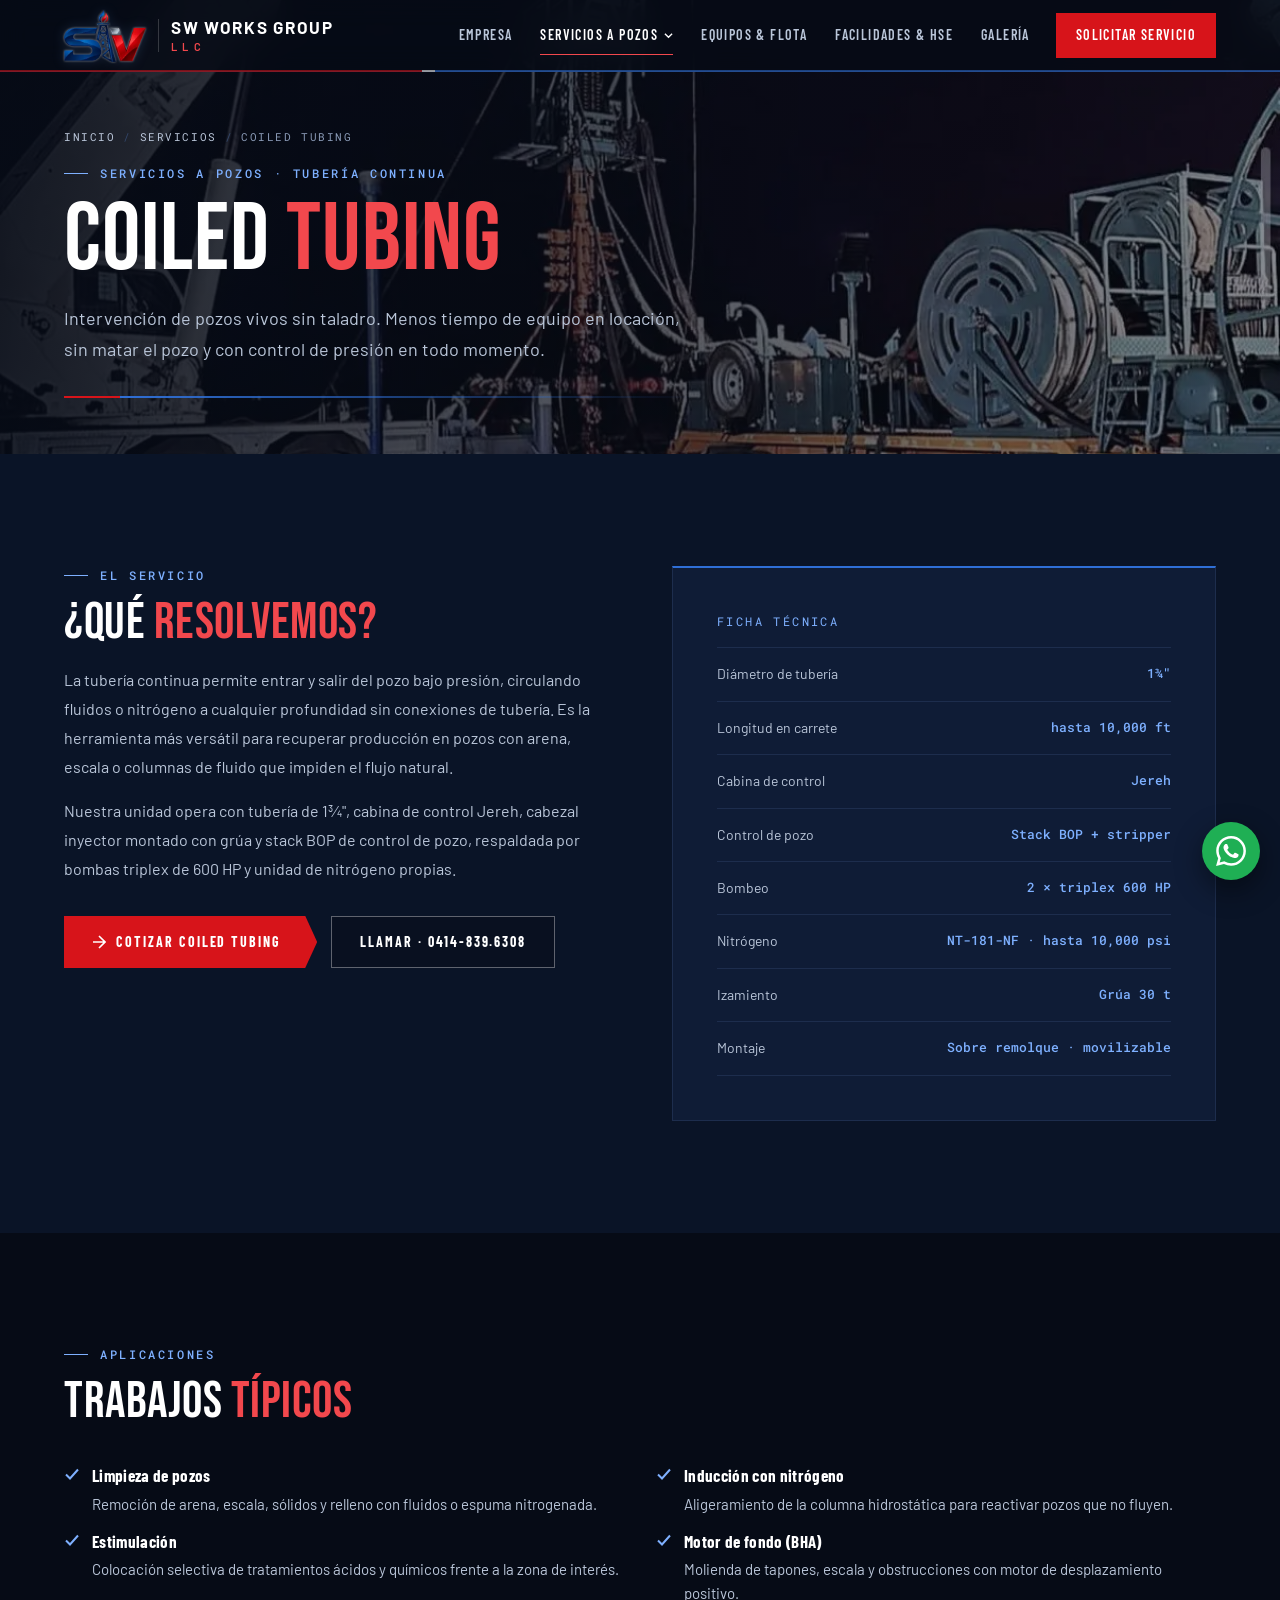
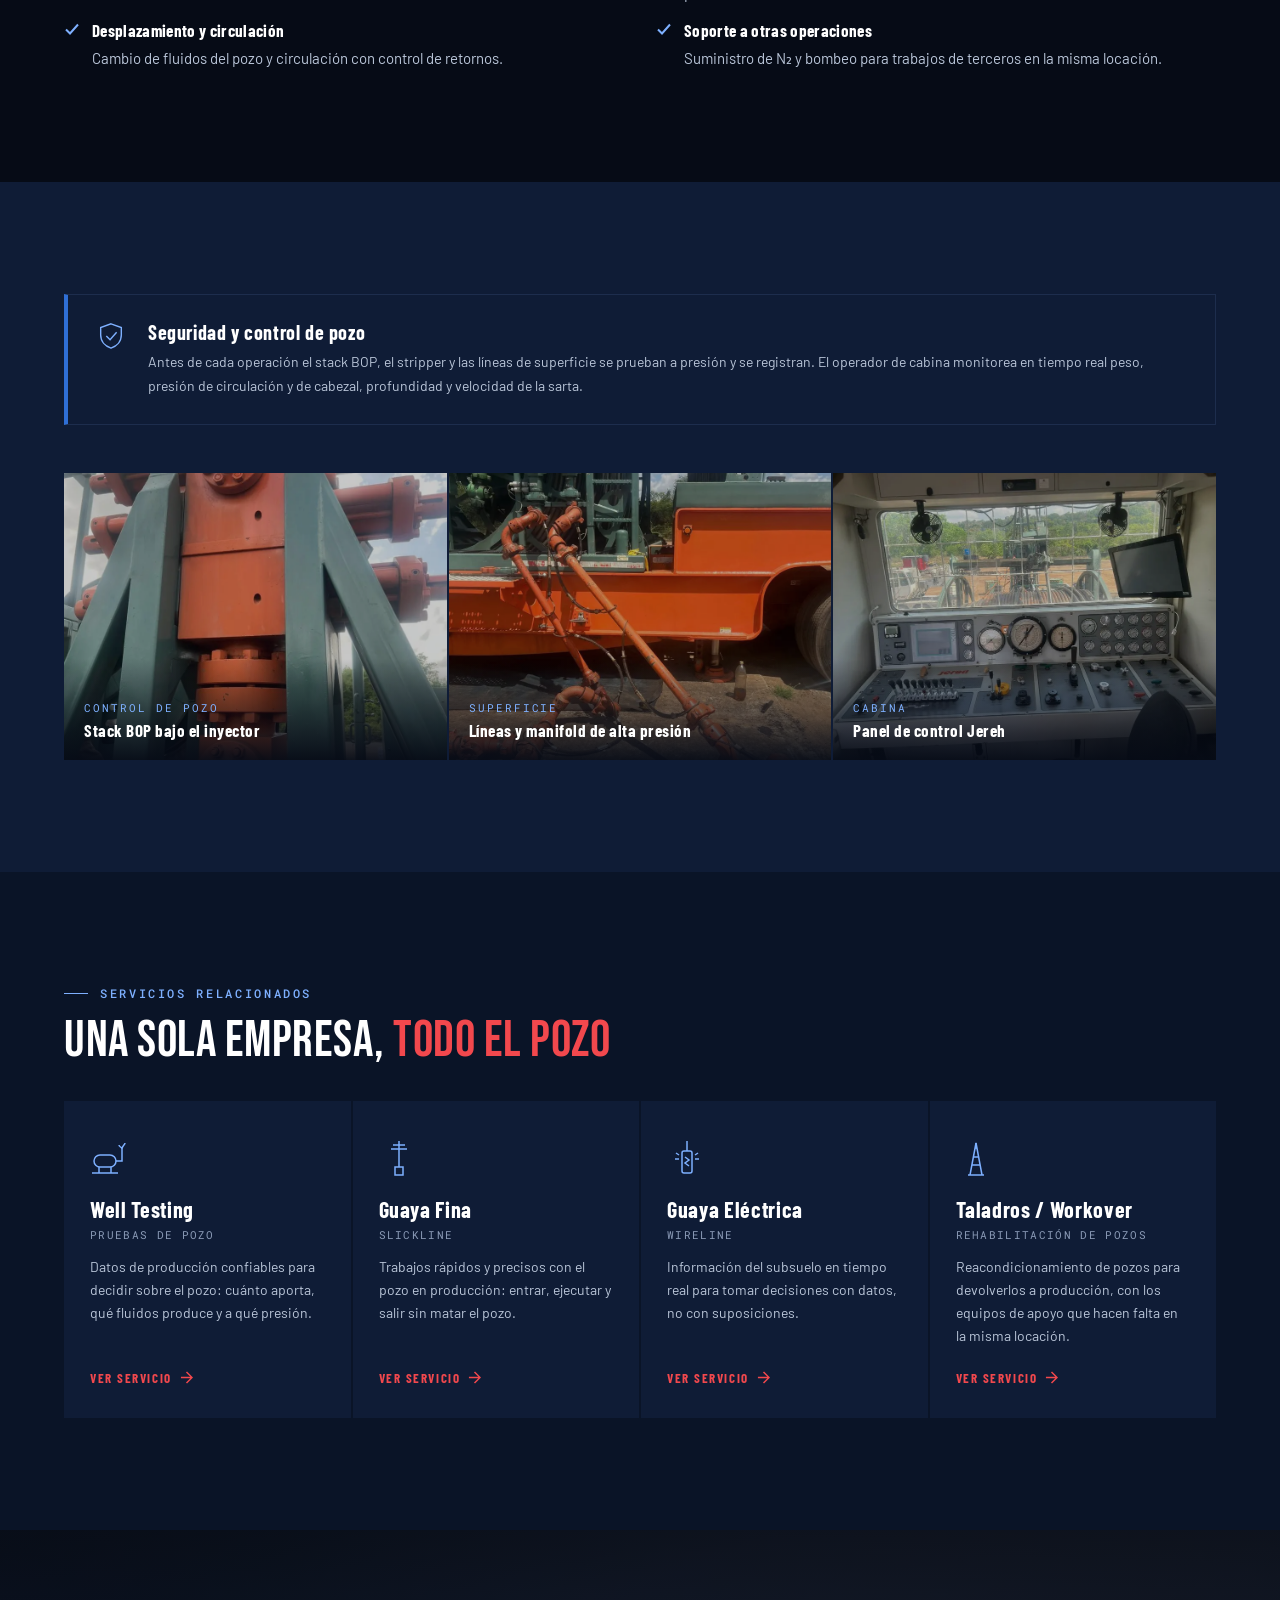
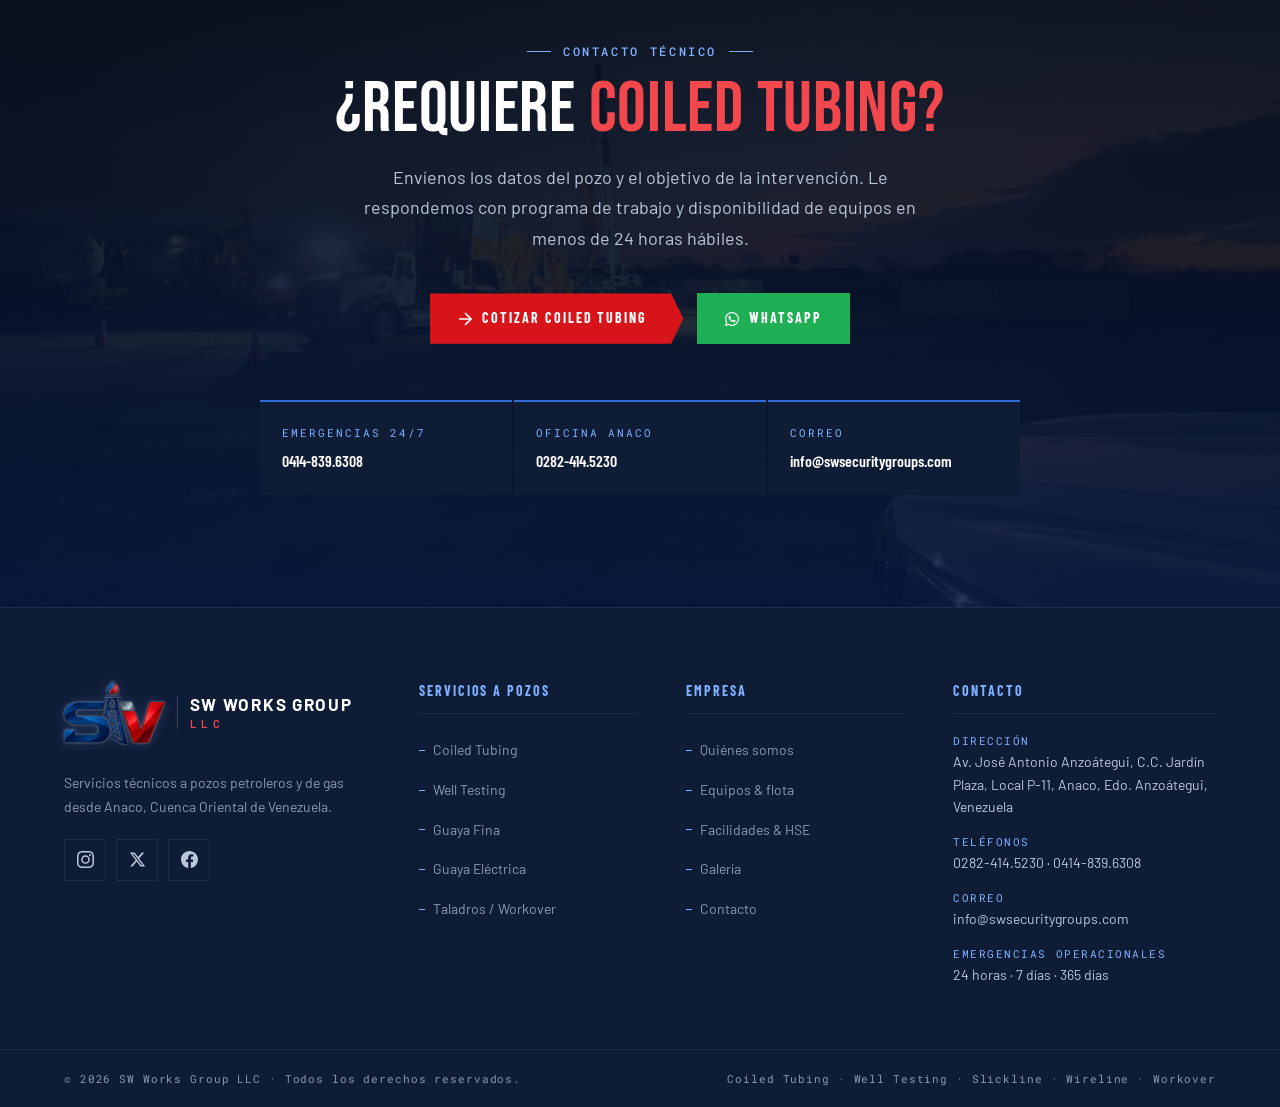
<file: pages/coiled-tubing.html>
<!DOCTYPE html>
<html lang="es">
<head>
<meta charset="UTF-8">
<meta name="viewport" content="width=device-width, initial-scale=1">
<title>Coiled Tubing (Tubería Continua) en Venezuela | SW Works Group LLC</title>
<meta name="description" content="Servicios de Coiled Tubing en la Cuenca Oriental: limpieza de pozos, inducción con nitrógeno, estimulación y corridas con motor de fondo. Tubería 1¾&quot; hasta 10,000 ft y cabina Jereh.">
<link rel="canonical" href="https://swworksgroup.com/pages/coiled-tubing.html">
<meta name="theme-color" content="#060B16">
<meta property="og:type" content="website">
<meta property="og:locale" content="es_VE">
<meta property="og:site_name" content="SW Works Group LLC">
<meta property="og:title" content="Coiled Tubing (Tubería Continua) en Venezuela | SW Works Group LLC">
<meta property="og:description" content="Servicios de Coiled Tubing en la Cuenca Oriental: limpieza de pozos, inducción con nitrógeno, estimulación y corridas con motor de fondo. Tubería 1¾&quot; hasta 10,000 ft y cabina Jereh.">
<meta property="og:url" content="https://swworksgroup.com/pages/coiled-tubing.html">
<meta property="og:image" content="https://swworksgroup.com/img/og-image.jpg">
<meta property="og:image:width" content="1200">
<meta property="og:image:height" content="630">
<meta name="twitter:card" content="summary_large_image">
<link rel="icon" href="../img/favicon.png" type="image/png">
<link rel="apple-touch-icon" href="../img/apple-touch-icon.png">
<link rel="manifest" href="../site.webmanifest">
<link rel="preconnect" href="https://fonts.googleapis.com">
<link rel="preconnect" href="https://fonts.gstatic.com" crossorigin>
<link rel="stylesheet" href="https://fonts.googleapis.com/css2?family=Barlow+Condensed:wght@600;700&family=Barlow:wght@300;400;500;600&family=Bebas+Neue&family=Roboto+Mono:wght@400;500&display=swap">
<link rel="stylesheet" href="../css/global.css">
<link rel="preload" as="image" href="../img/hero_night_ct.webp" fetchpriority="high">
<script>document.documentElement.classList.add('js')</script>
<script type="application/ld+json">{"@context": "https://schema.org", "@type": "LocalBusiness", "@id": "https://swworksgroup.com/#org", "name": "SW Works Group LLC", "alternateName": "SW Works Group", "url": "https://swworksgroup.com/", "logo": "https://swworksgroup.com/img/logo-sw-works-group.png", "image": "https://swworksgroup.com/img/og-image.jpg", "description": "Servicios a pozos petroleros y de gas en el Oriente de Venezuela: Coiled Tubing, Well Testing, Guaya Fina (Slickline), Guaya Eléctrica (Wireline), Workover y facilidades de superficie.", "telephone": "+582824145230", "email": "info@swsecuritygroups.com", "address": {"@type": "PostalAddress", "streetAddress": "Av. José Antonio Anzoátegui, C.C. Jardín Plaza, Local P-11", "addressLocality": "Anaco", "addressRegion": "Anzoátegui", "addressCountry": "VE"}, "areaServed": ["Anzoátegui", "Monagas", "Sucre", "Faja Petrolífera del Orinoco"], "openingHoursSpecification": [{"@type": "OpeningHoursSpecification", "dayOfWeek": ["Monday", "Tuesday", "Wednesday", "Thursday", "Friday"], "opens": "07:00", "closes": "17:00"}], "contactPoint": [{"@type": "ContactPoint", "telephone": "+584148396308", "contactType": "emergency", "availableLanguage": ["es", "en"], "hoursAvailable": "Mo-Su 00:00-23:59"}], "sameAs": ["https://www.instagram.com/swsecuritygroups/", "https://x.com/swsecurityworks", "https://www.facebook.com/profile.php?id=100068211665223"]}</script>
<script type="application/ld+json">{"@context": "https://schema.org", "@type": "BreadcrumbList", "itemListElement": [{"@type": "ListItem", "position": 1, "name": "Inicio", "item": "https://swworksgroup.com/"}, {"@type": "ListItem", "position": 2, "name": "Servicios a pozos", "item": "https://swworksgroup.com/pages/servicios.html"}, {"@type": "ListItem", "position": 3, "name": "Coiled Tubing", "item": "https://swworksgroup.com/pages/coiled-tubing.html"}]}</script>
<script type="application/ld+json">{"@context": "https://schema.org", "@type": "Service", "name": "Coiled Tubing (Tubería continua)", "serviceType": "Coiled Tubing", "provider": {"@id": "https://swworksgroup.com/#org"}, "areaServed": "Venezuela", "description": "Servicios de Coiled Tubing en la Cuenca Oriental: limpieza de pozos, inducción con nitrógeno, estimulación y corridas con motor de fondo. Tubería 1¾\" hasta 10,000 ft y cabina Jereh.", "url": "https://swworksgroup.com/pages/coiled-tubing.html"}</script>
</head>
<body>
<a class="skip-link" href="#main">Saltar al contenido</a>

<header>
<nav class="nav" aria-label="Principal">
  <a href="../index.html" class="nav-logo" aria-label="SW Works Group LLC — Inicio">
    <span class="brand"><img class="brand-mark" src="../img/brand-mark.webp" alt="" width="236" height="150"><span class="brand-word"><b>SW Works Group</b><small>LLC</small></span></span>
  </a>
  <ul class="nav-links">
    <li><a href="empresa.html">Empresa</a></li>
    <li class="has-drop">
      <a href="servicios.html" class="is-parent">Servicios a Pozos <svg class="nav-caret" viewBox="0 0 10 6" fill="none" stroke="currentColor" stroke-width="1.5" aria-hidden="true"><path d="M1 1l4 4 4-4"/></svg></a>
      <ul class="nav-drop"><li><a href="coiled-tubing.html" aria-current="page">Coiled Tubing <small>Tubería continua</small></a></li><li><a href="well-testing.html">Well Testing <small>Pruebas de pozo</small></a></li><li><a href="slickline.html">Guaya Fina <small>Slickline</small></a></li><li><a href="wireline.html">Guaya Eléctrica <small>Wireline</small></a></li><li><a href="workover.html">Taladros / Workover <small>Rehabilitación</small></a></li></ul>
    </li>
    <li><a href="flota.html">Equipos &amp; Flota</a></li>
    <li><a href="facilidades.html">Facilidades &amp; HSE</a></li>
    <li><a href="galeria.html">Galería</a></li>
    <li><a href="contacto.html" class="nav-cta">Solicitar Servicio</a></li>
  </ul>
  <button class="nav-burger" type="button" aria-label="Abrir menú" aria-expanded="false" aria-controls="nav-mobile">
    <span></span><span></span><span></span>
  </button>
</nav>
<nav class="nav-mobile" id="nav-mobile" aria-label="Menú móvil">
  <a href="../index.html">Inicio</a>
  <a href="empresa.html">Empresa</a>
  <a href="servicios.html">Servicios a Pozos</a>
  <a href="coiled-tubing.html" class="sub" aria-current="page">Coiled Tubing</a><a href="well-testing.html" class="sub">Well Testing</a><a href="slickline.html" class="sub">Guaya Fina</a><a href="wireline.html" class="sub">Guaya Eléctrica</a><a href="workover.html" class="sub">Taladros / Workover</a>
  <a href="flota.html">Equipos &amp; Flota</a>
  <a href="facilidades.html">Facilidades &amp; HSE</a>
  <a href="galeria.html">Galería</a>
  <a href="contacto.html" class="nav-cta-mob">Solicitar Servicio</a>
  <a href="tel:+584148396308" class="nav-mob-tel">Emergencias 24/7 · 0414-839.6308</a>
</nav>
</header>

<main id="main">

<section class="page-hero">
  <img src="../img/hero_night_ct.webp" alt="Unidad de Coiled Tubing operando de noche sobre el cabezal de un pozo" width="1206" height="1206" fetchpriority="high" decoding="async">
  <div class="page-hero-content">
    <ol class="crumbs" aria-label="Ruta de navegación"><li><a href="../index.html">Inicio</a></li><li><a href="servicios.html">Servicios</a></li><li aria-current="page">Coiled Tubing</li></ol>
    <div class="stag">Servicios a pozos · Tubería continua</div>
    <h1>Coiled <em>Tubing</em></h1>
    <p class="page-hero-lead">Intervención de pozos vivos sin taladro. Menos tiempo de equipo en locación, sin matar el pozo y con control de presión en todo momento.</p>
    <div class="page-hero-line"></div>
  </div>
</section>

<section class="section section--dark" aria-labelledby="intro-title">
  <div class="specs-lay" style="align-items:start">
    <div class="rev">
      <div class="stag">El servicio</div>
      <h2 class="sh2 sh2--sm" id="intro-title">¿Qué <em>resolvemos?</em></h2>
      <div class="prose"><p>La tubería continua permite entrar y salir del pozo bajo presión, circulando fluidos o nitrógeno a cualquier profundidad sin conexiones de tubería. Es la herramienta más versátil para recuperar producción en pozos con arena, escala o columnas de fluido que impiden el flujo natural.</p><p>Nuestra unidad opera con tubería de 1¾", cabina de control Jereh, cabezal inyector montado con grúa y stack BOP de control de pozo, respaldada por bombas triplex de 600 HP y unidad de nitrógeno propias.</p></div>
      <div class="btn-row" style="margin-top:32px">
        <a href="contacto.html?servicio=coiled-tubing" class="btn btn-primary"><svg viewBox="0 0 14 14" fill="none" stroke="currentColor" stroke-width="1.6" aria-hidden="true"><path d="M1 7h12M7 1l6 6-6 6"/></svg> Cotizar Coiled Tubing</a>
        <a href="tel:+584148396308" class="btn btn-secondary">Llamar · 0414-839.6308</a>
      </div>
    </div>
    <div class="panel rev d1">
      <div class="panel-tag">Ficha técnica</div>
      <table class="specs"><tr><th scope="row">Diámetro de tubería</th><td>1¾"</td></tr><tr><th scope="row">Longitud en carrete</th><td>hasta 10,000 ft</td></tr><tr><th scope="row">Cabina de control</th><td>Jereh</td></tr><tr><th scope="row">Control de pozo</th><td>Stack BOP + stripper</td></tr><tr><th scope="row">Bombeo</th><td>2 × triplex 600 HP</td></tr><tr><th scope="row">Nitrógeno</th><td>NT-181-NF · hasta 10,000 psi</td></tr><tr><th scope="row">Izamiento</th><td>Grúa 30 t</td></tr><tr><th scope="row">Montaje</th><td>Sobre remolque · movilizable</td></tr></table>
      
    </div>
  </div>
</section>

<section class="section section--black" aria-labelledby="apps-title">
  <div class="stag">Aplicaciones</div>
  <h2 class="sh2 sh2--sm" id="apps-title">Trabajos <em>típicos</em></h2>
  <div class="rev" style="margin-top:36px"><ul class="checks checks--2"><li><span><strong>Limpieza de pozos</strong>Remoción de arena, escala, sólidos y relleno con fluidos o espuma nitrogenada.</span></li><li><span><strong>Inducción con nitrógeno</strong>Aligeramiento de la columna hidrostática para reactivar pozos que no fluyen.</span></li><li><span><strong>Estimulación</strong>Colocación selectiva de tratamientos ácidos y químicos frente a la zona de interés.</span></li><li><span><strong>Motor de fondo (BHA)</strong>Molienda de tapones, escala y obstrucciones con motor de desplazamiento positivo.</span></li><li><span><strong>Desplazamiento y circulación</strong>Cambio de fluidos del pozo y circulación con control de retornos.</span></li><li><span><strong>Soporte a otras operaciones</strong>Suministro de N₂ y bombeo para trabajos de terceros en la misma locación.</span></li></ul></div>
</section>

<section class="section section--dark2" aria-label="Seguridad y fotos de operación">
  <div class="callout rev">
    <svg viewBox="0 0 32 32" aria-hidden="true"><path d="M16 3l11 4v8c0 7-5 12-11 14C10 27 5 22 5 15V7z"/><path d="M11 16l4 4 7-8"/></svg>
    <div><h2 class="sh3" style="font-size:20px;margin-bottom:6px">Seguridad y control de pozo</h2><p>Antes de cada operación el stack BOP, el stripper y las líneas de superficie se prueban a presión y se registran. El operador de cabina monitorea en tiempo real peso, presión de circulación y de cabezal, profundidad y velocidad de la sarta.</p></div>
  </div>
  <div class="tile-grid mt-l rev"><figure class="tile"><img src="../img/injector_close.webp" alt="Stack BOP de Coiled Tubing bajo el cabezal inyector" width="900" height="1200" loading="lazy" decoding="async"><figcaption class="tile-cap"><span>Control de pozo</span><p>Stack BOP bajo el inyector</p></figcaption></figure><figure class="tile"><img src="../img/ct_manifold.webp" alt="Líneas de alta presión y manifold de la unidad de Coiled Tubing" width="900" height="1200" loading="lazy" decoding="async"><figcaption class="tile-cap"><span>Superficie</span><p>Líneas y manifold de alta presión</p></figcaption></figure><figure class="tile"><img src="../img/jereh_cabin.webp" alt="Panel de control de la cabina Jereh" width="900" height="675" loading="lazy" decoding="async"><figcaption class="tile-cap"><span>Cabina</span><p>Panel de control Jereh</p></figcaption></figure></div>
</section>

<section class="section section--dark" aria-labelledby="other-title">
  <div class="stag">Servicios relacionados</div>
  <h2 class="sh2 sh2--sm" id="other-title">Una sola empresa, <em>todo el pozo</em></h2>
  <div class="svc-grid" style="grid-template-columns:repeat(auto-fit,minmax(240px,1fr));margin-top:36px"><article class="svc-card"><svg class="svc-ico" viewBox="0 0 40 40" fill="none" stroke="currentColor" stroke-width="1.5" aria-hidden="true"><rect x="4" y="16" width="22" height="12" rx="6"/><path d="M26 22h6v-12M32 10c0-3 3-4 3-6M29 6c0 2 3 2 3 4"/><path d="M9 28v6M21 28v6M2 34h26"/></svg><h3>Well Testing</h3><span class="svc-alt">Pruebas de pozo</span><p>Datos de producción confiables para decidir sobre el pozo: cuánto aporta, qué fluidos produce y a qué presión.</p><a class="svc-more stretched" href="well-testing.html">Ver servicio <svg viewBox="0 0 14 14" fill="none" stroke="currentColor" stroke-width="1.6" aria-hidden="true"><path d="M1 7h12M7 1l6 6-6 6"/></svg></a></article><article class="svc-card"><svg class="svc-ico" viewBox="0 0 40 40" fill="none" stroke="currentColor" stroke-width="1.5" aria-hidden="true"><path d="M20 2v26"/><rect x="16" y="28" width="8" height="8"/><path d="M12 10h16M14 6h12"/></svg><h3>Guaya Fina</h3><span class="svc-alt">Slickline</span><p>Trabajos rápidos y precisos con el pozo en producción: entrar, ejecutar y salir sin matar el pozo.</p><a class="svc-more stretched" href="slickline.html">Ver servicio <svg viewBox="0 0 14 14" fill="none" stroke="currentColor" stroke-width="1.6" aria-hidden="true"><path d="M1 7h12M7 1l6 6-6 6"/></svg></a></article><article class="svc-card"><svg class="svc-ico" viewBox="0 0 40 40" fill="none" stroke="currentColor" stroke-width="1.5" aria-hidden="true"><path d="M20 2v10"/><rect x="15" y="12" width="10" height="22" rx="2"/><path d="M18 18l4 3-4 3 4 3"/><path d="M8 20h4M28 20h4M9 14l3 2M31 14l-3 2"/></svg><h3>Guaya Eléctrica</h3><span class="svc-alt">Wireline</span><p>Información del subsuelo en tiempo real para tomar decisiones con datos, no con suposiciones.</p><a class="svc-more stretched" href="wireline.html">Ver servicio <svg viewBox="0 0 14 14" fill="none" stroke="currentColor" stroke-width="1.6" aria-hidden="true"><path d="M1 7h12M7 1l6 6-6 6"/></svg></a></article><article class="svc-card"><svg class="svc-ico" viewBox="0 0 40 40" fill="none" stroke="currentColor" stroke-width="1.5" aria-hidden="true"><path d="M14 36L20 4l6 32M16 26h8M17 18h6M12 36h16"/><path d="M20 4v6"/></svg><h3>Taladros / Workover</h3><span class="svc-alt">Rehabilitación de pozos</span><p>Reacondicionamiento de pozos para devolverlos a producción, con los equipos de apoyo que hacen falta en la misma locación.</p><a class="svc-more stretched" href="workover.html">Ver servicio <svg viewBox="0 0 14 14" fill="none" stroke="currentColor" stroke-width="1.6" aria-hidden="true"><path d="M1 7h12M7 1l6 6-6 6"/></svg></a></article></div>
</section>
</main>

<section class="cta" aria-labelledby="cta-title">
  <img src="../img/sunset_operation.webp" alt="" width="1080" height="810" loading="lazy" decoding="async">
  <div class="cta-c rev">
    <div class="stag stag--center">Contacto técnico</div>
    <h2 class="sh2" id="cta-title">¿Requiere <em>Coiled Tubing?</em></h2>
    <p>Envíenos los datos del pozo y el objetivo de la intervención. Le respondemos con programa de trabajo y disponibilidad de equipos en menos de 24 horas hábiles.</p>
    <div class="btn-row">
      <a href="contacto.html?servicio=coiled-tubing" class="btn btn-primary"><svg viewBox="0 0 14 14" fill="none" stroke="currentColor" stroke-width="1.6" aria-hidden="true"><path d="M1 7h12M7 1l6 6-6 6"/></svg> Cotizar Coiled Tubing</a>
      <a href="https://wa.me/584148396308" class="btn btn-wa" target="_blank" rel="noopener"><svg width="18" height="18" fill="currentColor" viewBox="0 0 24 24" aria-hidden="true"><path d="M17.47 14.38c-.3-.15-1.76-.87-2.03-.97-.27-.1-.47-.15-.67.15-.2.3-.77.97-.94 1.17-.17.2-.35.22-.64.07-.3-.15-1.26-.46-2.4-1.48-.89-.79-1.49-1.77-1.66-2.07-.17-.3-.02-.46.13-.6.13-.14.3-.35.45-.52.15-.18.2-.3.3-.5.1-.2.05-.38-.02-.53-.08-.15-.67-1.62-.92-2.22-.24-.58-.49-.5-.67-.51h-.57c-.2 0-.52.07-.8.37-.27.3-1.04 1.02-1.04 2.48s1.07 2.88 1.21 3.08c.15.2 2.1 3.2 5.08 4.49.71.31 1.26.49 1.7.63.71.22 1.36.19 1.87.12.57-.09 1.76-.72 2-1.41.25-.7.25-1.29.18-1.41-.08-.13-.27-.2-.57-.35M12.05 21.8h-.01a9.87 9.87 0 01-5.03-1.38l-.36-.21-3.74.98 1-3.65-.24-.37a9.86 9.86 0 01-1.51-5.26c0-5.45 4.44-9.88 9.9-9.88 2.64 0 5.12 1.03 6.99 2.9a9.82 9.82 0 012.89 6.99c0 5.45-4.44 9.88-9.89 9.88m8.41-18.3A11.81 11.81 0 0012.05 0C5.5 0 .16 5.34.16 11.89c0 2.1.55 4.14 1.59 5.95L.06 24l6.3-1.65a11.88 11.88 0 005.68 1.45h.01c6.55 0 11.89-5.34 11.89-11.89 0-3.18-1.24-6.16-3.48-8.41"/></svg> WhatsApp</a>
    </div>
    <div class="cta-contacts">
      <div class="citem"><small>Emergencias 24/7</small><a href="tel:+584148396308">0414-839.6308</a></div>
      <div class="citem"><small>Oficina Anaco</small><a href="tel:+582824145230">0282-414.5230</a></div>
      <div class="citem"><small>Correo</small><a href="mailto:info@swsecuritygroups.com">info@swsecuritygroups.com</a></div>
    </div>
  </div>
</section>

<footer class="footer">
  <div class="footer-top">
    <div class="footer-brand">
      <div class="footer-logo"><span class="brand"><img class="brand-mark" src="../img/brand-mark.webp" alt="" width="236" height="150" loading="lazy"><span class="brand-word"><b>SW Works Group</b><small>LLC</small></span></span></div>
      <p>Servicios técnicos a pozos petroleros y de gas desde Anaco, Cuenca Oriental de Venezuela.</p>
      <div class="social-links"><a href="https://www.instagram.com/swsecuritygroups/" class="social-link" target="_blank" rel="noopener" aria-label="Instagram"><svg viewBox="0 0 24 24" aria-hidden="true"><path d="M12 2.16c3.2 0 3.58.01 4.85.07 3.25.15 4.77 1.69 4.92 4.92.06 1.27.07 1.65.07 4.85s-.01 3.58-.07 4.85c-.15 3.23-1.66 4.77-4.92 4.92-1.27.06-1.64.07-4.85.07s-3.58-.01-4.85-.07c-3.26-.15-4.77-1.7-4.92-4.92C2.17 15.58 2.16 15.2 2.16 12s.01-3.58.07-4.85C2.38 3.92 3.9 2.38 7.15 2.23 8.42 2.17 8.8 2.16 12 2.16zM12 0C8.74 0 8.33.01 7.05.07 2.7.27.27 2.69.07 7.05.01 8.33 0 8.74 0 12s.01 3.67.07 4.95c.2 4.36 2.62 6.78 6.98 6.98C8.33 23.99 8.74 24 12 24s3.67-.01 4.95-.07c4.35-.2 6.78-2.62 6.98-6.98.06-1.28.07-1.69.07-4.95s-.01-3.67-.07-4.95c-.2-4.35-2.62-6.78-6.98-6.98C15.67.01 15.26 0 12 0zm0 5.84a6.16 6.16 0 100 12.32 6.16 6.16 0 000-12.32zM12 16a4 4 0 110-8 4 4 0 010 8zm6.41-11.85a1.44 1.44 0 100 2.88 1.44 1.44 0 000-2.88z"/></svg></a><a href="https://x.com/swsecurityworks" class="social-link" target="_blank" rel="noopener" aria-label="X (Twitter)"><svg viewBox="0 0 24 24" aria-hidden="true"><path d="M18.24 2.25h3.31l-7.23 8.26 8.5 11.24h-6.65l-5.21-6.82-5.97 6.82H1.68l7.73-8.84L1.25 2.25H8.08l4.71 6.23zm-1.16 17.52h1.83L7.08 4.13H5.12z"/></svg></a><a href="https://www.facebook.com/profile.php?id=100068211665223" class="social-link" target="_blank" rel="noopener" aria-label="Facebook"><svg viewBox="0 0 24 24" aria-hidden="true"><path d="M24 12.07C24 5.41 18.63 0 12 0S0 5.4 0 12.07C0 18.1 4.39 23.1 10.13 24v-8.44H7.08v-3.49h3.04V9.41c0-3.02 1.8-4.7 4.54-4.7 1.31 0 2.68.24 2.68.24v2.97h-1.5c-1.5 0-1.96.93-1.96 1.89v2.26h3.33l-.53 3.49h-2.8V24C19.62 23.1 24 18.1 24 12.07"/></svg></a></div>
    </div>
    <div class="footer-col">
      <h2>Servicios a Pozos</h2>
      <ul><li><a href="coiled-tubing.html">Coiled Tubing <span class="sr-only">(Tubería continua)</span></a></li><li><a href="well-testing.html">Well Testing <span class="sr-only">(Pruebas de pozo)</span></a></li><li><a href="slickline.html">Guaya Fina <span class="sr-only">(Slickline)</span></a></li><li><a href="wireline.html">Guaya Eléctrica <span class="sr-only">(Wireline)</span></a></li><li><a href="workover.html">Taladros / Workover <span class="sr-only">(Rehabilitación)</span></a></li></ul>
    </div>
    <div class="footer-col">
      <h2>Empresa</h2>
      <ul>
        <li><a href="empresa.html">Quiénes somos</a></li>
        <li><a href="flota.html">Equipos &amp; flota</a></li>
        <li><a href="facilidades.html">Facilidades &amp; HSE</a></li>
        <li><a href="galeria.html">Galería</a></li>
        <li><a href="contacto.html">Contacto</a></li>
      </ul>
    </div>
    <div class="footer-col">
      <h2>Contacto</h2>
      <div class="fci"><small>Dirección</small><span>Av. José Antonio Anzoátegui, C.C. Jardín Plaza, Local P-11, Anaco, Edo. Anzoátegui, Venezuela</span></div>
      <div class="fci"><small>Teléfonos</small><span><a href="tel:+582824145230">0282-414.5230</a> · <a href="tel:+584148396308">0414-839.6308</a></span></div>
      <div class="fci"><small>Correo</small><a href="mailto:info@swsecuritygroups.com">info@swsecuritygroups.com</a></div>
      <div class="fci"><small>Emergencias operacionales</small><span>24 horas · 7 días · 365 días</span></div>
    </div>
  </div>
  <div class="footer-bottom">
    <p>&copy; <span data-year>2026</span> SW Works Group LLC · Todos los derechos reservados.</p>
    <p>Coiled Tubing · Well Testing · Slickline · Wireline · Workover</p>
  </div>
</footer>
<a class="wa-float" href="https://wa.me/584148396308?text=Hola,%20necesito%20información%20sobre%20servicios%20a%20pozos." target="_blank" rel="noopener" aria-label="Escríbenos por WhatsApp"><svg viewBox="0 0 24 24" aria-hidden="true"><path d="M17.47 14.38c-.3-.15-1.76-.87-2.03-.97-.27-.1-.47-.15-.67.15-.2.3-.77.97-.94 1.17-.17.2-.35.22-.64.07-.3-.15-1.26-.46-2.4-1.48-.89-.79-1.49-1.77-1.66-2.07-.17-.3-.02-.46.13-.6.13-.14.3-.35.45-.52.15-.18.2-.3.3-.5.1-.2.05-.38-.02-.53-.08-.15-.67-1.62-.92-2.22-.24-.58-.49-.5-.67-.51h-.57c-.2 0-.52.07-.8.37-.27.3-1.04 1.02-1.04 2.48s1.07 2.88 1.21 3.08c.15.2 2.1 3.2 5.08 4.49.71.31 1.26.49 1.7.63.71.22 1.36.19 1.87.12.57-.09 1.76-.72 2-1.41.25-.7.25-1.29.18-1.41-.08-.13-.27-.2-.57-.35M12.05 21.8h-.01a9.87 9.87 0 01-5.03-1.38l-.36-.21-3.74.98 1-3.65-.24-.37a9.86 9.86 0 01-1.51-5.26c0-5.45 4.44-9.88 9.9-9.88 2.64 0 5.12 1.03 6.99 2.9a9.82 9.82 0 012.89 6.99c0 5.45-4.44 9.88-9.89 9.88m8.41-18.3A11.81 11.81 0 0012.05 0C5.5 0 .16 5.34.16 11.89c0 2.1.55 4.14 1.59 5.95L.06 24l6.3-1.65a11.88 11.88 0 005.68 1.45h.01c6.55 0 11.89-5.34 11.89-11.89 0-3.18-1.24-6.16-3.48-8.41"/></svg><span class="wa-float-label">¿Necesitas un servicio? Escríbenos</span></a>
<script src="../js/global.js" defer></script>
</body>
</html>
</file>
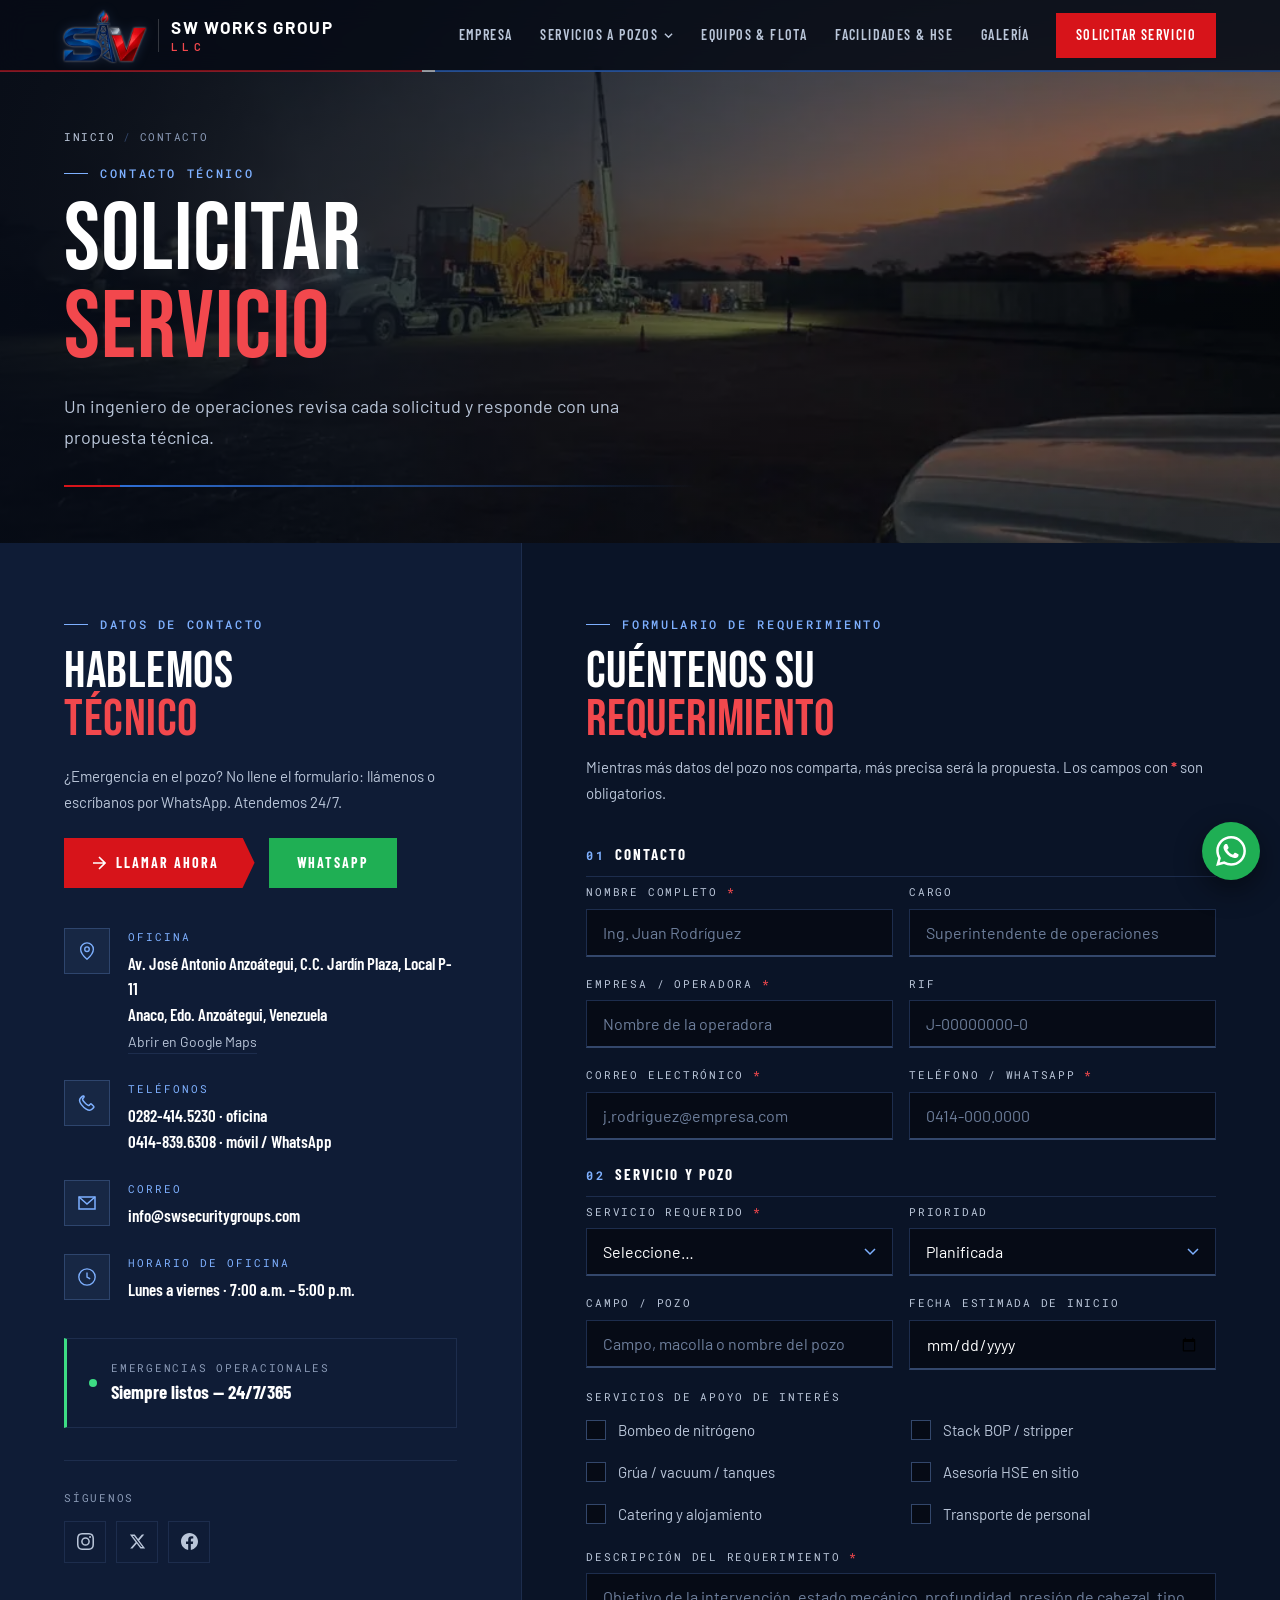
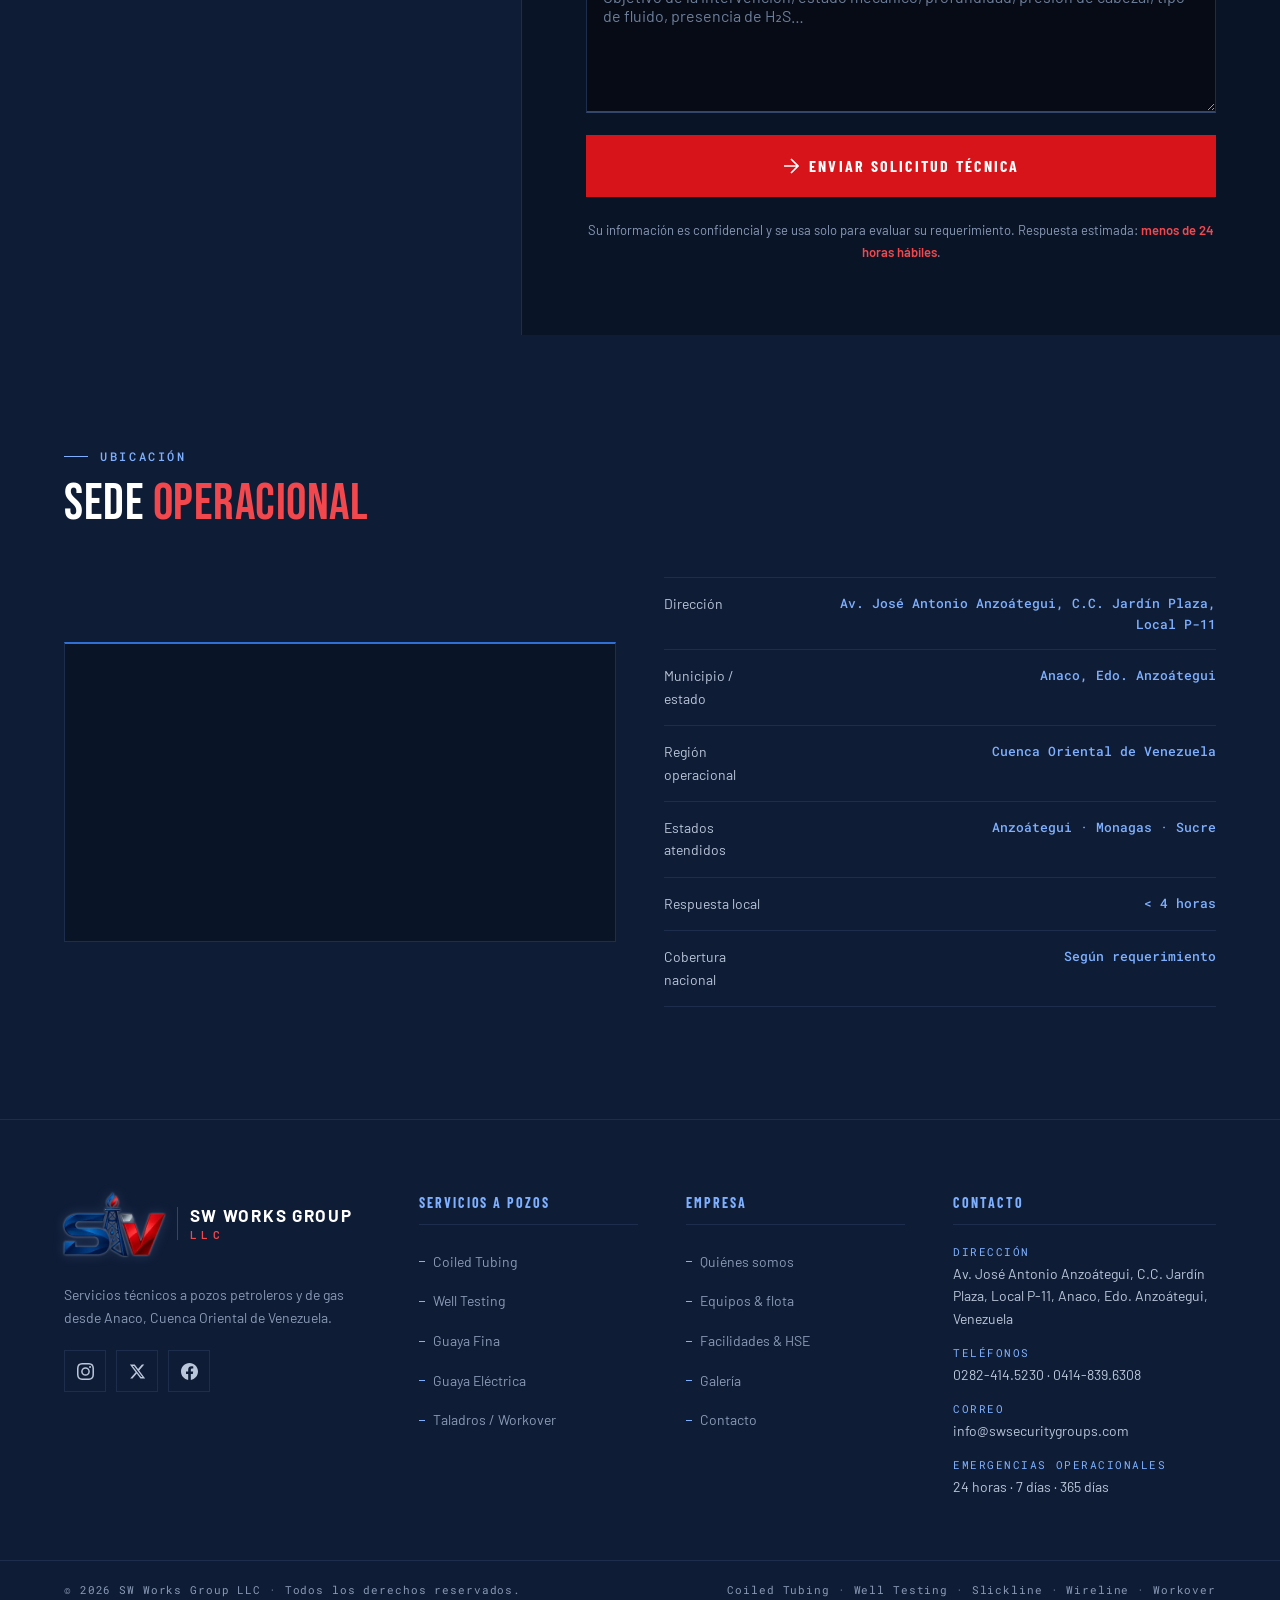
<file: pages/contacto.html>
<!DOCTYPE html>
<html lang="es">
<head>
<meta charset="UTF-8">
<meta name="viewport" content="width=device-width, initial-scale=1">
<title>Contacto y Solicitud de Servicio | SW Works Group LLC</title>
<meta name="description" content="Solicite un servicio a pozo o una evaluación técnica. Respuesta en menos de 24 horas hábiles y emergencias operacionales 24/7. Anaco, Anzoátegui, Venezuela.">
<link rel="canonical" href="https://swworksgroup.com/pages/contacto.html">
<meta name="theme-color" content="#060B16">
<meta property="og:type" content="website">
<meta property="og:locale" content="es_VE">
<meta property="og:site_name" content="SW Works Group LLC">
<meta property="og:title" content="Contacto y Solicitud de Servicio | SW Works Group LLC">
<meta property="og:description" content="Solicite un servicio a pozo o una evaluación técnica. Respuesta en menos de 24 horas hábiles y emergencias operacionales 24/7. Anaco, Anzoátegui, Venezuela.">
<meta property="og:url" content="https://swworksgroup.com/pages/contacto.html">
<meta property="og:image" content="https://swworksgroup.com/img/og-image.jpg">
<meta property="og:image:width" content="1200">
<meta property="og:image:height" content="630">
<meta name="twitter:card" content="summary_large_image">
<link rel="icon" href="../img/favicon.png" type="image/png">
<link rel="apple-touch-icon" href="../img/apple-touch-icon.png">
<link rel="manifest" href="../site.webmanifest">
<link rel="preconnect" href="https://fonts.googleapis.com">
<link rel="preconnect" href="https://fonts.gstatic.com" crossorigin>
<link rel="stylesheet" href="https://fonts.googleapis.com/css2?family=Barlow+Condensed:wght@600;700&family=Barlow:wght@300;400;500;600&family=Bebas+Neue&family=Roboto+Mono:wght@400;500&display=swap">
<link rel="stylesheet" href="../css/global.css">
<link rel="preload" as="image" href="../img/sunset_operation.webp" fetchpriority="high">
<script>document.documentElement.classList.add('js')</script>
<script type="application/ld+json">{"@context": "https://schema.org", "@type": "LocalBusiness", "@id": "https://swworksgroup.com/#org", "name": "SW Works Group LLC", "alternateName": "SW Works Group", "url": "https://swworksgroup.com/", "logo": "https://swworksgroup.com/img/logo-sw-works-group.png", "image": "https://swworksgroup.com/img/og-image.jpg", "description": "Servicios a pozos petroleros y de gas en el Oriente de Venezuela: Coiled Tubing, Well Testing, Guaya Fina (Slickline), Guaya Eléctrica (Wireline), Workover y facilidades de superficie.", "telephone": "+582824145230", "email": "info@swsecuritygroups.com", "address": {"@type": "PostalAddress", "streetAddress": "Av. José Antonio Anzoátegui, C.C. Jardín Plaza, Local P-11", "addressLocality": "Anaco", "addressRegion": "Anzoátegui", "addressCountry": "VE"}, "areaServed": ["Anzoátegui", "Monagas", "Sucre", "Faja Petrolífera del Orinoco"], "openingHoursSpecification": [{"@type": "OpeningHoursSpecification", "dayOfWeek": ["Monday", "Tuesday", "Wednesday", "Thursday", "Friday"], "opens": "07:00", "closes": "17:00"}], "contactPoint": [{"@type": "ContactPoint", "telephone": "+584148396308", "contactType": "emergency", "availableLanguage": ["es", "en"], "hoursAvailable": "Mo-Su 00:00-23:59"}], "sameAs": ["https://www.instagram.com/swsecuritygroups/", "https://x.com/swsecurityworks", "https://www.facebook.com/profile.php?id=100068211665223"]}</script>
<script type="application/ld+json">{"@context": "https://schema.org", "@type": "BreadcrumbList", "itemListElement": [{"@type": "ListItem", "position": 1, "name": "Inicio", "item": "https://swworksgroup.com/"}, {"@type": "ListItem", "position": 2, "name": "Contacto", "item": "https://swworksgroup.com/pages/contacto.html"}]}</script>
</head>
<body>
<a class="skip-link" href="#main">Saltar al contenido</a>

<header>
<nav class="nav" aria-label="Principal">
  <a href="../index.html" class="nav-logo" aria-label="SW Works Group LLC — Inicio">
    <span class="brand"><img class="brand-mark" src="../img/brand-mark.webp" alt="" width="236" height="150"><span class="brand-word"><b>SW Works Group</b><small>LLC</small></span></span>
  </a>
  <ul class="nav-links">
    <li><a href="empresa.html">Empresa</a></li>
    <li class="has-drop">
      <a href="servicios.html">Servicios a Pozos <svg class="nav-caret" viewBox="0 0 10 6" fill="none" stroke="currentColor" stroke-width="1.5" aria-hidden="true"><path d="M1 1l4 4 4-4"/></svg></a>
      <ul class="nav-drop"><li><a href="coiled-tubing.html">Coiled Tubing <small>Tubería continua</small></a></li><li><a href="well-testing.html">Well Testing <small>Pruebas de pozo</small></a></li><li><a href="slickline.html">Guaya Fina <small>Slickline</small></a></li><li><a href="wireline.html">Guaya Eléctrica <small>Wireline</small></a></li><li><a href="workover.html">Taladros / Workover <small>Rehabilitación</small></a></li></ul>
    </li>
    <li><a href="flota.html">Equipos &amp; Flota</a></li>
    <li><a href="facilidades.html">Facilidades &amp; HSE</a></li>
    <li><a href="galeria.html">Galería</a></li>
    <li><a href="contacto.html" class="nav-cta" aria-current="page">Solicitar Servicio</a></li>
  </ul>
  <button class="nav-burger" type="button" aria-label="Abrir menú" aria-expanded="false" aria-controls="nav-mobile">
    <span></span><span></span><span></span>
  </button>
</nav>
<nav class="nav-mobile" id="nav-mobile" aria-label="Menú móvil">
  <a href="../index.html">Inicio</a>
  <a href="empresa.html">Empresa</a>
  <a href="servicios.html">Servicios a Pozos</a>
  <a href="coiled-tubing.html" class="sub">Coiled Tubing</a><a href="well-testing.html" class="sub">Well Testing</a><a href="slickline.html" class="sub">Guaya Fina</a><a href="wireline.html" class="sub">Guaya Eléctrica</a><a href="workover.html" class="sub">Taladros / Workover</a>
  <a href="flota.html">Equipos &amp; Flota</a>
  <a href="facilidades.html">Facilidades &amp; HSE</a>
  <a href="galeria.html">Galería</a>
  <a href="contacto.html" class="nav-cta-mob">Solicitar Servicio</a>
  <a href="tel:+584148396308" class="nav-mob-tel">Emergencias 24/7 · 0414-839.6308</a>
</nav>
</header>
<main id="main">
<section class="page-hero">
  <img src="../img/sunset_operation.webp" alt="Locación petrolera al atardecer" width="1080" height="810" fetchpriority="high" decoding="async">
  <div class="page-hero-content">
    <ol class="crumbs" aria-label="Ruta de navegación"><li><a href="../index.html">Inicio</a></li><li aria-current="page">Contacto</li></ol>
    <div class="stag">Contacto técnico</div>
    <h1>Solicitar<br><em>servicio</em></h1>
    <p class="page-hero-lead">Un ingeniero de operaciones revisa cada solicitud y responde con una propuesta técnica.</p>
    <div class="page-hero-line"></div>
  </div>
</section>

<div class="contact-layout">
  <section class="contact-left" aria-labelledby="cd-title">
    <div class="stag">Datos de contacto</div>
    <h2 class="sh2 sh2--sm" id="cd-title">Hablemos<br><em>técnico</em></h2>
    <p style="font-size:15px;color:var(--grey);line-height:1.75;max-width:380px">¿Emergencia en el pozo? No llene el formulario: llámenos o escríbanos por WhatsApp. Atendemos 24/7.</p>
    <div class="btn-row" style="margin-top:22px">
      <a href="tel:+584148396308" class="btn btn-primary"><svg viewBox="0 0 14 14" fill="none" stroke="currentColor" stroke-width="1.6" aria-hidden="true"><path d="M1 7h12M7 1l6 6-6 6"/></svg> Llamar ahora</a>
      <a href="https://wa.me/584148396308" target="_blank" rel="noopener" class="btn btn-wa">WhatsApp</a>
    </div>
    <div class="cinfo-block">
      <div class="cinfo"><div class="cinfo-ico"><svg viewBox="0 0 22 22" aria-hidden="true"><path d="M11 2a7 7 0 00-7 7c0 5 7 11 7 11s7-6 7-11a7 7 0 00-7-7z"/><circle cx="11" cy="9" r="2.5"/></svg></div><div><small>Oficina</small><p>Av. José Antonio Anzoátegui, C.C. Jardín Plaza, Local P-11<br>Anaco, Edo. Anzoátegui, Venezuela</p><a class="cinfo-link" href="https://www.google.com/maps/search/?api=1&amp;query=C.C.+Jard%C3%ADn+Plaza+Anaco+Anzo%C3%A1tegui" target="_blank" rel="noopener">Abrir en Google Maps</a></div></div>
      <div class="cinfo"><div class="cinfo-ico"><svg viewBox="0 0 20 20" aria-hidden="true"><path d="M6.6 3.4a1 1 0 00-1.4 0L3.5 5.1C2.2 6.4 2.5 9 4.4 11.6c1.2 1.6 2.8 3.2 4.5 4.2 2.4 1.5 4.7 1.8 6 .5l1.7-1.7a1 1 0 000-1.4l-2-2a1 1 0 00-1.4 0l-.9.9c-.4.4-1 .4-1.5.1-.9-.5-2-1.5-2.9-2.5-.9-.9-1.8-2-2.2-2.8-.3-.5-.2-1.1.2-1.5l.9-.9a1 1 0 000-1.4L6.6 3.4z"/></svg></div><div><small>Teléfonos</small><p><a href="tel:+582824145230">0282-414.5230</a> · oficina<br><a href="tel:+584148396308">0414-839.6308</a> · móvil / WhatsApp</p></div></div>
      <div class="cinfo"><div class="cinfo-ico"><svg viewBox="0 0 20 20" aria-hidden="true"><path d="M2 4h16v12H2z"/><path d="M2 4l8 7 8-7"/></svg></div><div><small>Correo</small><p><a href="mailto:info@swsecuritygroups.com">info@swsecuritygroups.com</a></p></div></div>
      <div class="cinfo"><div class="cinfo-ico"><svg viewBox="0 0 22 22" aria-hidden="true"><circle cx="11" cy="11" r="9"/><path d="M11 6v5l3.5 2"/></svg></div><div><small>Horario de oficina</small><p>Lunes a viernes · 7:00 a.m. – 5:00 p.m.</p></div></div>
    </div>
    <div class="avail"><span class="dot-live" aria-hidden="true"></span><div><small>Emergencias operacionales</small><b>Siempre listos — 24/7/365</b></div></div>
    <div style="margin-top:32px;padding-top:28px;border-top:1px solid var(--steel)"><p style="font-family:var(--fM);font-size:11px;letter-spacing:.16em;text-transform:uppercase;color:var(--grey-mid);margin-bottom:14px">Síguenos</p><div class="social-links"><a href="https://www.instagram.com/swsecuritygroups/" class="social-link" target="_blank" rel="noopener" aria-label="Instagram"><svg viewBox="0 0 24 24" aria-hidden="true"><path d="M12 2.16c3.2 0 3.58.01 4.85.07 3.25.15 4.77 1.69 4.92 4.92.06 1.27.07 1.65.07 4.85s-.01 3.58-.07 4.85c-.15 3.23-1.66 4.77-4.92 4.92-1.27.06-1.64.07-4.85.07s-3.58-.01-4.85-.07c-3.26-.15-4.77-1.7-4.92-4.92C2.17 15.58 2.16 15.2 2.16 12s.01-3.58.07-4.85C2.38 3.92 3.9 2.38 7.15 2.23 8.42 2.17 8.8 2.16 12 2.16zM12 0C8.74 0 8.33.01 7.05.07 2.7.27.27 2.69.07 7.05.01 8.33 0 8.74 0 12s.01 3.67.07 4.95c.2 4.36 2.62 6.78 6.98 6.98C8.33 23.99 8.74 24 12 24s3.67-.01 4.95-.07c4.35-.2 6.78-2.62 6.98-6.98.06-1.28.07-1.69.07-4.95s-.01-3.67-.07-4.95c-.2-4.35-2.62-6.78-6.98-6.98C15.67.01 15.26 0 12 0zm0 5.84a6.16 6.16 0 100 12.32 6.16 6.16 0 000-12.32zM12 16a4 4 0 110-8 4 4 0 010 8zm6.41-11.85a1.44 1.44 0 100 2.88 1.44 1.44 0 000-2.88z"/></svg></a><a href="https://x.com/swsecurityworks" class="social-link" target="_blank" rel="noopener" aria-label="X (Twitter)"><svg viewBox="0 0 24 24" aria-hidden="true"><path d="M18.24 2.25h3.31l-7.23 8.26 8.5 11.24h-6.65l-5.21-6.82-5.97 6.82H1.68l7.73-8.84L1.25 2.25H8.08l4.71 6.23zm-1.16 17.52h1.83L7.08 4.13H5.12z"/></svg></a><a href="https://www.facebook.com/profile.php?id=100068211665223" class="social-link" target="_blank" rel="noopener" aria-label="Facebook"><svg viewBox="0 0 24 24" aria-hidden="true"><path d="M24 12.07C24 5.41 18.63 0 12 0S0 5.4 0 12.07C0 18.1 4.39 23.1 10.13 24v-8.44H7.08v-3.49h3.04V9.41c0-3.02 1.8-4.7 4.54-4.7 1.31 0 2.68.24 2.68.24v2.97h-1.5c-1.5 0-1.96.93-1.96 1.89v2.26h3.33l-.53 3.49h-2.8V24C19.62 23.1 24 18.1 24 12.07"/></svg></a></div></div>
  </section>

  <section class="contact-right" aria-labelledby="form-title">
    <div class="stag">Formulario de requerimiento</div>
    <h2 class="form-title" id="form-title">Cuéntenos su<br><em>requerimiento</em></h2>
    <p class="form-subtitle">Mientras más datos del pozo nos comparta, más precisa será la propuesta. Los campos con <b style="color:var(--red)">*</b> son obligatorios.</p>
    <div id="form-status" class="form-status" role="status" aria-live="polite"></div>
    <!-- Formspree: reemplace el ID del formulario por el de su cuenta (ver README) -->
    <form id="sw-contact-form" action="https://formspree.io/f/xpznwkjd" method="POST" novalidate>
      <input type="text" name="_gotcha" class="hp" tabindex="-1" autocomplete="off" aria-hidden="true">
      <input type="hidden" name="_subject" value="Nueva solicitud de servicio — SW Works Group LLC">
      <fieldset>
        <legend><span>01</span>Contacto</legend>
        <div class="form-row">
          <div class="form-group"><label class="form-label" for="nombre">Nombre completo <b>*</b></label><input class="form-input" id="nombre" name="nombre" autocomplete="name" placeholder="Ing. Juan Rodríguez" required><span class="form-error">Indique su nombre</span></div>
          <div class="form-group"><label class="form-label" for="cargo">Cargo</label><input class="form-input" id="cargo" name="cargo" autocomplete="organization-title" placeholder="Superintendente de operaciones"></div>
        </div>
        <div class="form-row">
          <div class="form-group"><label class="form-label" for="empresa">Empresa / operadora <b>*</b></label><input class="form-input" id="empresa" name="empresa" autocomplete="organization" placeholder="Nombre de la operadora" required><span class="form-error">Indique la empresa</span></div>
          <div class="form-group"><label class="form-label" for="rif">RIF</label><input class="form-input" id="rif" name="rif" placeholder="J-00000000-0"></div>
        </div>
        <div class="form-row">
          <div class="form-group"><label class="form-label" for="email">Correo electrónico <b>*</b></label><input class="form-input" type="email" id="email" name="email" autocomplete="email" inputmode="email" placeholder="j.rodriguez@empresa.com" required><span class="form-error">Correo no válido</span></div>
          <div class="form-group"><label class="form-label" for="telefono">Teléfono / WhatsApp <b>*</b></label><input class="form-input" type="tel" id="telefono" name="telefono" autocomplete="tel" inputmode="tel" placeholder="0414-000.0000" required><span class="form-error">Teléfono no válido</span></div>
        </div>
      </fieldset>
      <fieldset>
        <legend><span>02</span>Servicio y pozo</legend>
        <div class="form-row">
          <div class="form-group"><label class="form-label" for="servicio">Servicio requerido <b>*</b></label><select class="form-select" id="servicio" name="servicio" required><option value="" disabled selected>Seleccione…</option><option value="coiled-tubing">Coiled Tubing</option><option value="well-testing">Well Testing / Pruebas de pozo</option><option value="slickline">Guaya fina (Slickline)</option><option value="wireline">Guaya eléctrica (Wireline)</option><option value="workover">Taladros / Workover</option><option value="nitrogeno">Bombeo de nitrógeno</option><option value="certificacion">Mantenimiento y certificación de equipos</option><option value="facilidades">Facilidades de superficie / HSE</option><option value="multiple">Varios servicios</option></select><span class="form-error">Seleccione un servicio</span></div>
          <div class="form-group"><label class="form-label" for="urgencia">Prioridad</label><select class="form-select" id="urgencia" name="urgencia"><option value="Planificada">Planificada</option><option value="Urgente (menos de 72 h)">Urgente — menos de 72 h</option><option value="Emergencia operacional">Emergencia operacional</option></select></div>
        </div>
        <div class="form-row">
          <div class="form-group"><label class="form-label" for="campo">Campo / pozo</label><input class="form-input" id="campo" name="campo" placeholder="Campo, macolla o nombre del pozo"></div>
          <div class="form-group"><label class="form-label" for="fecha">Fecha estimada de inicio</label><input class="form-input" type="date" id="fecha" name="fecha"></div>
        </div>
        <div class="form-group">
          <span class="form-label" id="extras-label">Servicios de apoyo de interés</span>
          <div class="check-group" role="group" aria-labelledby="extras-label"><label><input type="checkbox" name="adicional[]" value="Bombeo de nitrógeno"> Bombeo de nitrógeno</label><label><input type="checkbox" name="adicional[]" value="Stack BOP / stripper"> Stack BOP / stripper</label><label><input type="checkbox" name="adicional[]" value="Grúa / vacuum / tanques"> Grúa / vacuum / tanques</label><label><input type="checkbox" name="adicional[]" value="Asesoría HSE en sitio"> Asesoría HSE en sitio</label><label><input type="checkbox" name="adicional[]" value="Catering y alojamiento"> Catering y alojamiento</label><label><input type="checkbox" name="adicional[]" value="Transporte de personal"> Transporte de personal</label></div>
        </div>
        <div class="form-group"><label class="form-label" for="descripcion">Descripción del requerimiento <b>*</b></label><textarea class="form-textarea" id="descripcion" name="descripcion" rows="5" placeholder="Objetivo de la intervención, estado mecánico, profundidad, presión de cabezal, tipo de fluido, presencia de H₂S…" required></textarea><span class="form-error">Describa brevemente el requerimiento</span></div>
      </fieldset>
      <button type="submit" class="btn-submit"><span class="btn-text"><svg viewBox="0 0 16 16" fill="none" stroke="currentColor" stroke-width="1.6" aria-hidden="true"><path d="M1 8h14M8 1l7 7-7 7"/></svg> Enviar solicitud técnica</span><span class="btn-loader" aria-hidden="true"><span class="spinner"></span></span></button>
      <p class="form-note">Su información es confidencial y se usa solo para evaluar su requerimiento. Respuesta estimada: <strong style="color:var(--red)">menos de 24 horas hábiles</strong>.</p>
    </form>
  </section>
</div>

<section class="section section--dark2" aria-labelledby="loc-title">
  <div class="stag">Ubicación</div>
  <h2 class="sh2 sh2--sm" id="loc-title">Sede <em>operacional</em></h2>
  <div class="loc-grid mt-l rev">
    <div class="map-card">
      <iframe title="Mapa de Anaco, Anzoátegui" src="https://maps.google.com/maps?q=C.C.%20Jard%C3%ADn%20Plaza%2C%20Anaco%2C%20Anzo%C3%A1tegui%2C%20Venezuela&amp;z=15&amp;output=embed" loading="lazy" referrerpolicy="no-referrer-when-downgrade" style="position:absolute;inset:0;width:100%;height:100%;border:0;filter:grayscale(1) invert(.92) contrast(.9)"></iframe>
    </div>
    <table class="specs"><tr><th scope="row">Dirección</th><td>Av. José Antonio Anzoátegui, C.C. Jardín Plaza, Local P-11</td></tr><tr><th scope="row">Municipio / estado</th><td>Anaco, Edo. Anzoátegui</td></tr><tr><th scope="row">Región operacional</th><td>Cuenca Oriental de Venezuela</td></tr><tr><th scope="row">Estados atendidos</th><td>Anzoátegui · Monagas · Sucre</td></tr><tr><th scope="row">Respuesta local</th><td>&lt; 4 horas</td></tr><tr><th scope="row">Cobertura nacional</th><td>Según requerimiento</td></tr></table>
  </div>
</section>
</main>
<footer class="footer">
  <div class="footer-top">
    <div class="footer-brand">
      <div class="footer-logo"><span class="brand"><img class="brand-mark" src="../img/brand-mark.webp" alt="" width="236" height="150" loading="lazy"><span class="brand-word"><b>SW Works Group</b><small>LLC</small></span></span></div>
      <p>Servicios técnicos a pozos petroleros y de gas desde Anaco, Cuenca Oriental de Venezuela.</p>
      <div class="social-links"><a href="https://www.instagram.com/swsecuritygroups/" class="social-link" target="_blank" rel="noopener" aria-label="Instagram"><svg viewBox="0 0 24 24" aria-hidden="true"><path d="M12 2.16c3.2 0 3.58.01 4.85.07 3.25.15 4.77 1.69 4.92 4.92.06 1.27.07 1.65.07 4.85s-.01 3.58-.07 4.85c-.15 3.23-1.66 4.77-4.92 4.92-1.27.06-1.64.07-4.85.07s-3.58-.01-4.85-.07c-3.26-.15-4.77-1.7-4.92-4.92C2.17 15.58 2.16 15.2 2.16 12s.01-3.58.07-4.85C2.38 3.92 3.9 2.38 7.15 2.23 8.42 2.17 8.8 2.16 12 2.16zM12 0C8.74 0 8.33.01 7.05.07 2.7.27.27 2.69.07 7.05.01 8.33 0 8.74 0 12s.01 3.67.07 4.95c.2 4.36 2.62 6.78 6.98 6.98C8.33 23.99 8.74 24 12 24s3.67-.01 4.95-.07c4.35-.2 6.78-2.62 6.98-6.98.06-1.28.07-1.69.07-4.95s-.01-3.67-.07-4.95c-.2-4.35-2.62-6.78-6.98-6.98C15.67.01 15.26 0 12 0zm0 5.84a6.16 6.16 0 100 12.32 6.16 6.16 0 000-12.32zM12 16a4 4 0 110-8 4 4 0 010 8zm6.41-11.85a1.44 1.44 0 100 2.88 1.44 1.44 0 000-2.88z"/></svg></a><a href="https://x.com/swsecurityworks" class="social-link" target="_blank" rel="noopener" aria-label="X (Twitter)"><svg viewBox="0 0 24 24" aria-hidden="true"><path d="M18.24 2.25h3.31l-7.23 8.26 8.5 11.24h-6.65l-5.21-6.82-5.97 6.82H1.68l7.73-8.84L1.25 2.25H8.08l4.71 6.23zm-1.16 17.52h1.83L7.08 4.13H5.12z"/></svg></a><a href="https://www.facebook.com/profile.php?id=100068211665223" class="social-link" target="_blank" rel="noopener" aria-label="Facebook"><svg viewBox="0 0 24 24" aria-hidden="true"><path d="M24 12.07C24 5.41 18.63 0 12 0S0 5.4 0 12.07C0 18.1 4.39 23.1 10.13 24v-8.44H7.08v-3.49h3.04V9.41c0-3.02 1.8-4.7 4.54-4.7 1.31 0 2.68.24 2.68.24v2.97h-1.5c-1.5 0-1.96.93-1.96 1.89v2.26h3.33l-.53 3.49h-2.8V24C19.62 23.1 24 18.1 24 12.07"/></svg></a></div>
    </div>
    <div class="footer-col">
      <h2>Servicios a Pozos</h2>
      <ul><li><a href="coiled-tubing.html">Coiled Tubing <span class="sr-only">(Tubería continua)</span></a></li><li><a href="well-testing.html">Well Testing <span class="sr-only">(Pruebas de pozo)</span></a></li><li><a href="slickline.html">Guaya Fina <span class="sr-only">(Slickline)</span></a></li><li><a href="wireline.html">Guaya Eléctrica <span class="sr-only">(Wireline)</span></a></li><li><a href="workover.html">Taladros / Workover <span class="sr-only">(Rehabilitación)</span></a></li></ul>
    </div>
    <div class="footer-col">
      <h2>Empresa</h2>
      <ul>
        <li><a href="empresa.html">Quiénes somos</a></li>
        <li><a href="flota.html">Equipos &amp; flota</a></li>
        <li><a href="facilidades.html">Facilidades &amp; HSE</a></li>
        <li><a href="galeria.html">Galería</a></li>
        <li><a href="contacto.html">Contacto</a></li>
      </ul>
    </div>
    <div class="footer-col">
      <h2>Contacto</h2>
      <div class="fci"><small>Dirección</small><span>Av. José Antonio Anzoátegui, C.C. Jardín Plaza, Local P-11, Anaco, Edo. Anzoátegui, Venezuela</span></div>
      <div class="fci"><small>Teléfonos</small><span><a href="tel:+582824145230">0282-414.5230</a> · <a href="tel:+584148396308">0414-839.6308</a></span></div>
      <div class="fci"><small>Correo</small><a href="mailto:info@swsecuritygroups.com">info@swsecuritygroups.com</a></div>
      <div class="fci"><small>Emergencias operacionales</small><span>24 horas · 7 días · 365 días</span></div>
    </div>
  </div>
  <div class="footer-bottom">
    <p>&copy; <span data-year>2026</span> SW Works Group LLC · Todos los derechos reservados.</p>
    <p>Coiled Tubing · Well Testing · Slickline · Wireline · Workover</p>
  </div>
</footer>
<a class="wa-float" href="https://wa.me/584148396308?text=Hola,%20necesito%20información%20sobre%20servicios%20a%20pozos." target="_blank" rel="noopener" aria-label="Escríbenos por WhatsApp"><svg viewBox="0 0 24 24" aria-hidden="true"><path d="M17.47 14.38c-.3-.15-1.76-.87-2.03-.97-.27-.1-.47-.15-.67.15-.2.3-.77.97-.94 1.17-.17.2-.35.22-.64.07-.3-.15-1.26-.46-2.4-1.48-.89-.79-1.49-1.77-1.66-2.07-.17-.3-.02-.46.13-.6.13-.14.3-.35.45-.52.15-.18.2-.3.3-.5.1-.2.05-.38-.02-.53-.08-.15-.67-1.62-.92-2.22-.24-.58-.49-.5-.67-.51h-.57c-.2 0-.52.07-.8.37-.27.3-1.04 1.02-1.04 2.48s1.07 2.88 1.21 3.08c.15.2 2.1 3.2 5.08 4.49.71.31 1.26.49 1.7.63.71.22 1.36.19 1.87.12.57-.09 1.76-.72 2-1.41.25-.7.25-1.29.18-1.41-.08-.13-.27-.2-.57-.35M12.05 21.8h-.01a9.87 9.87 0 01-5.03-1.38l-.36-.21-3.74.98 1-3.65-.24-.37a9.86 9.86 0 01-1.51-5.26c0-5.45 4.44-9.88 9.9-9.88 2.64 0 5.12 1.03 6.99 2.9a9.82 9.82 0 012.89 6.99c0 5.45-4.44 9.88-9.89 9.88m8.41-18.3A11.81 11.81 0 0012.05 0C5.5 0 .16 5.34.16 11.89c0 2.1.55 4.14 1.59 5.95L.06 24l6.3-1.65a11.88 11.88 0 005.68 1.45h.01c6.55 0 11.89-5.34 11.89-11.89 0-3.18-1.24-6.16-3.48-8.41"/></svg><span class="wa-float-label">¿Necesitas un servicio? Escríbenos</span></a>
<script src="../js/global.js" defer></script>
</body>
</html>
</file>
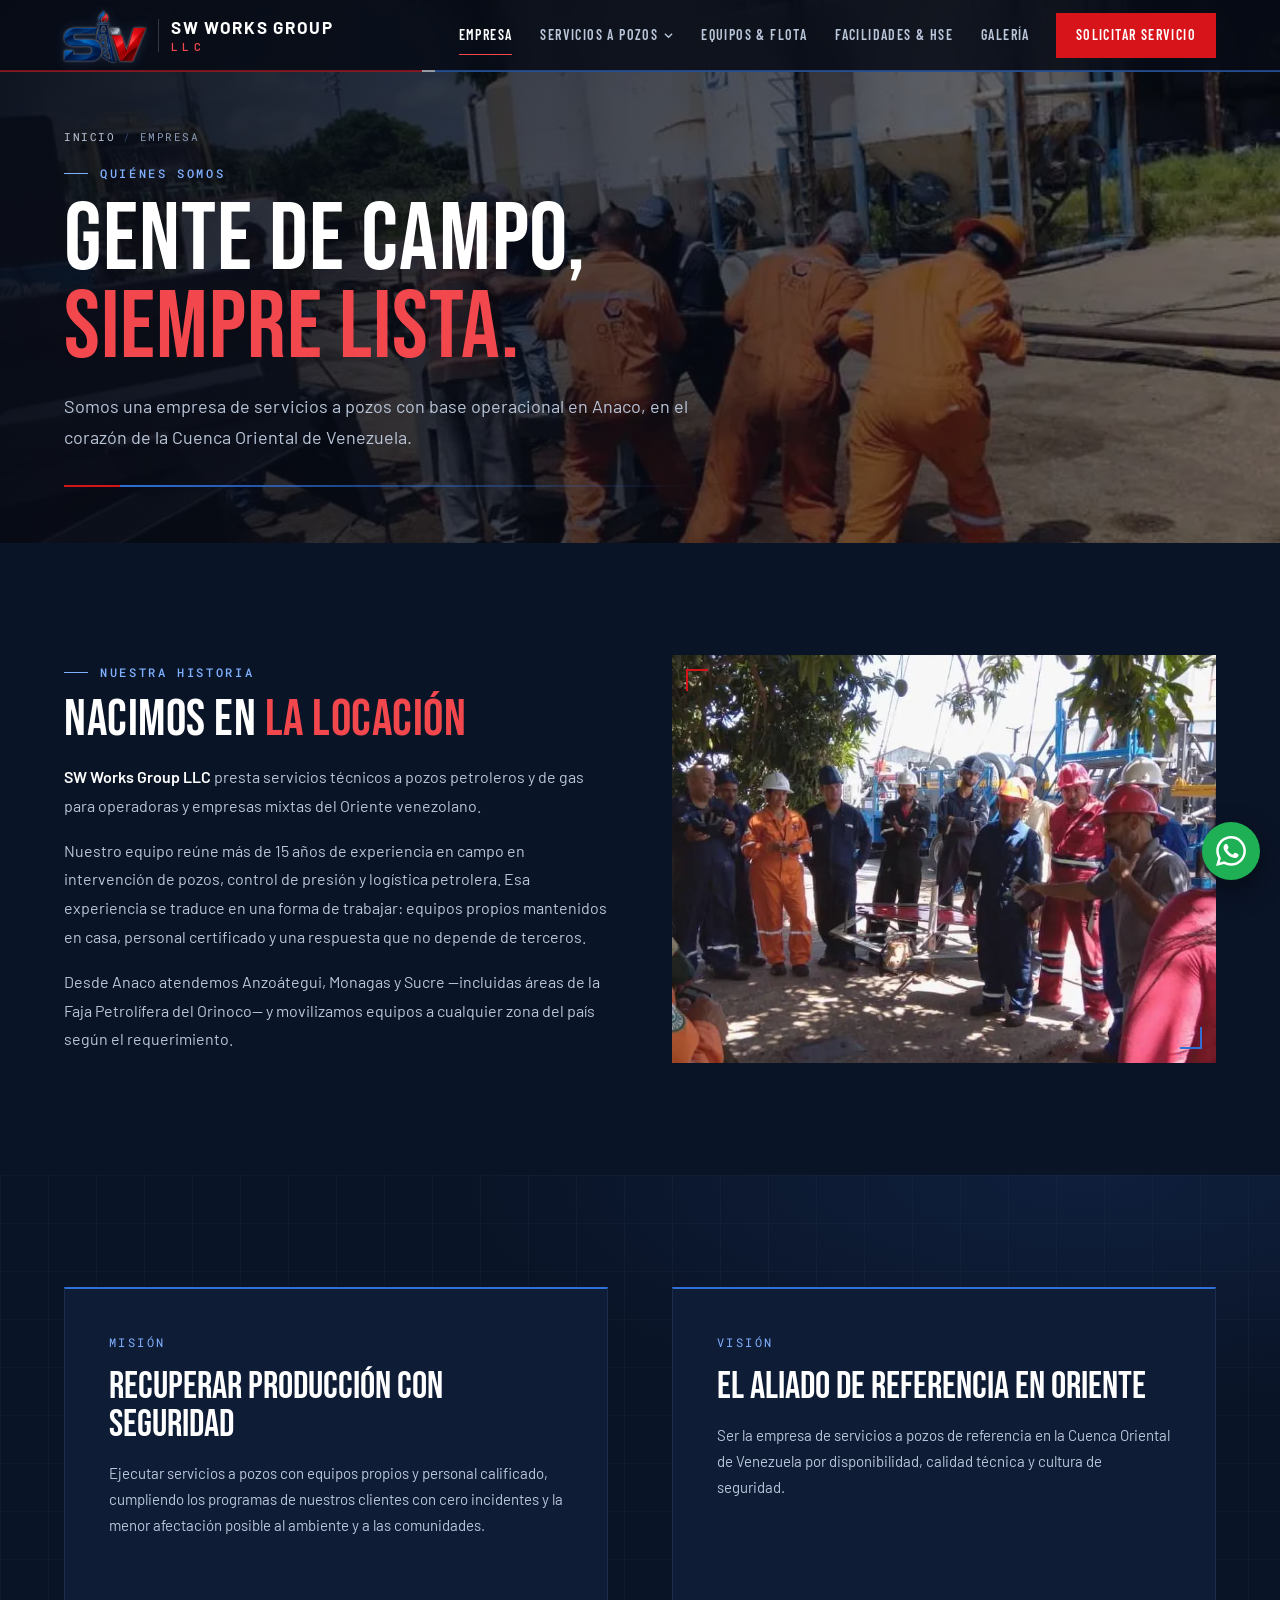
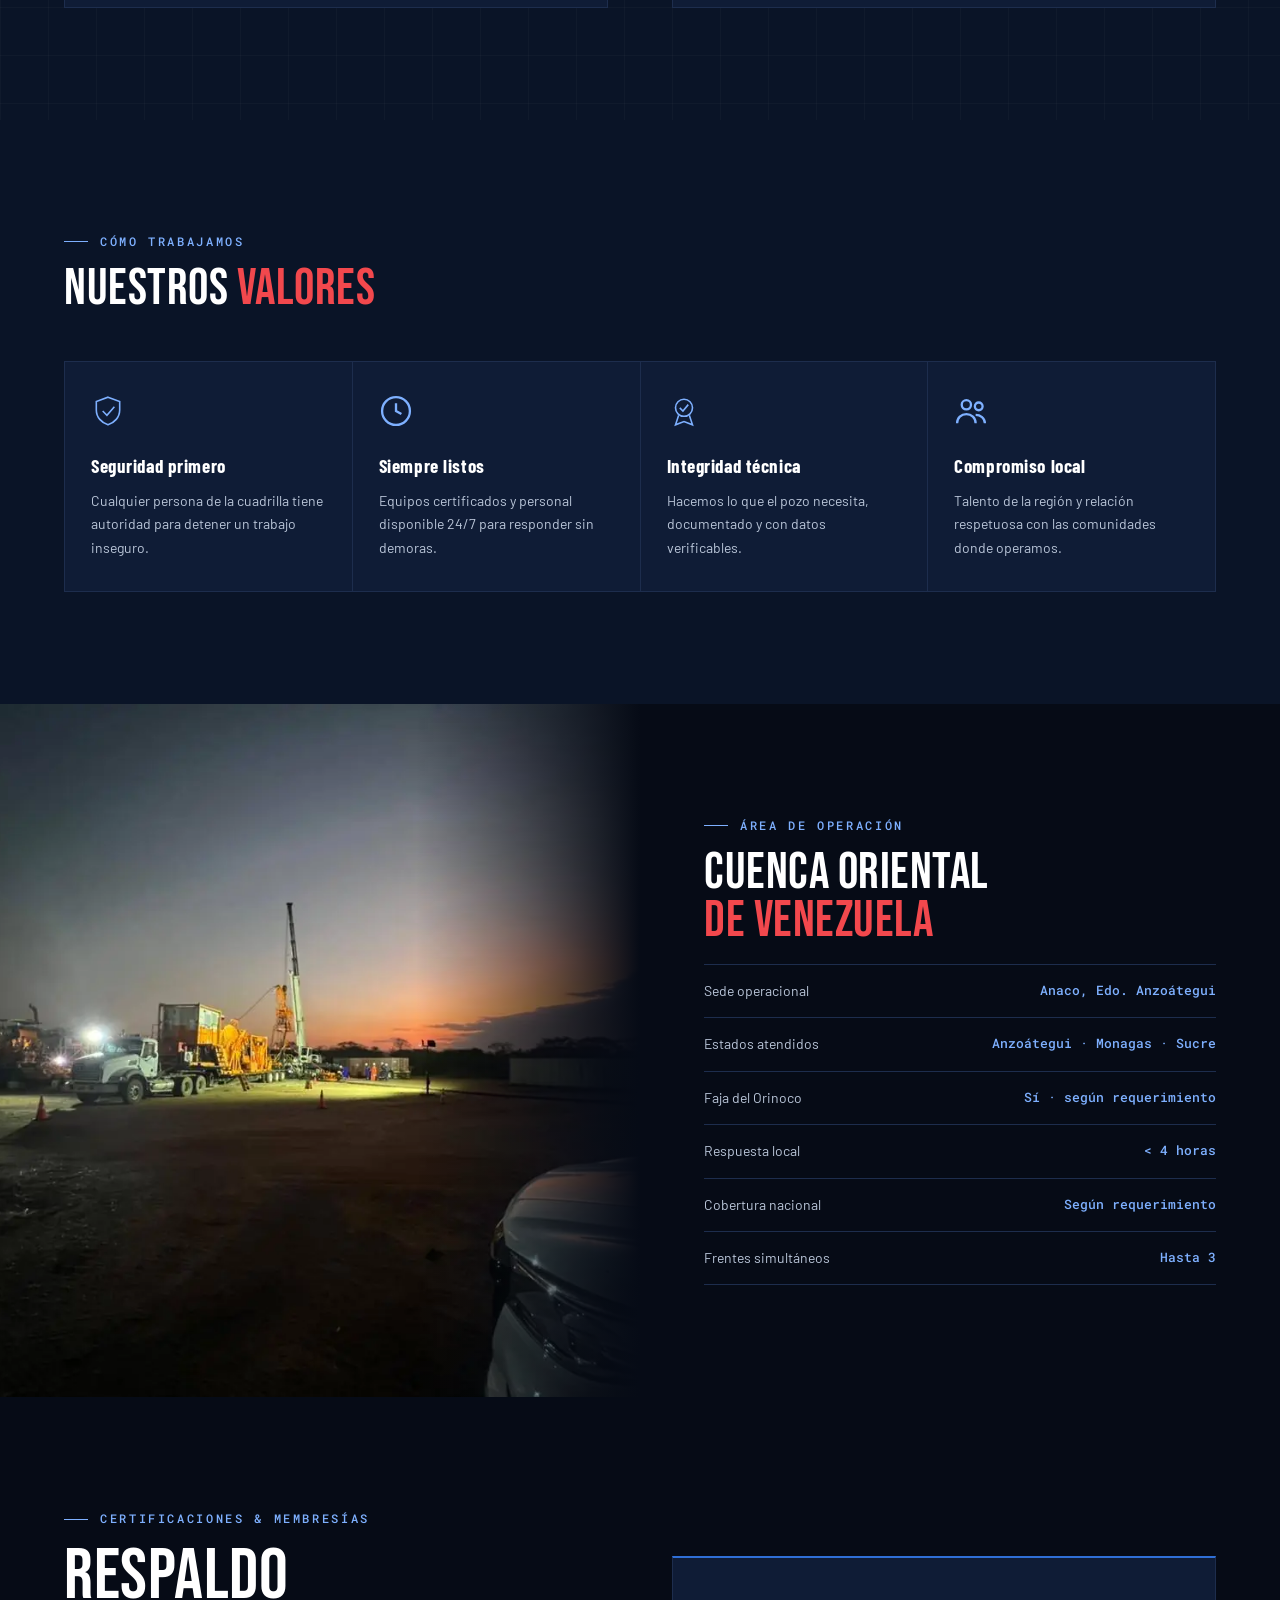
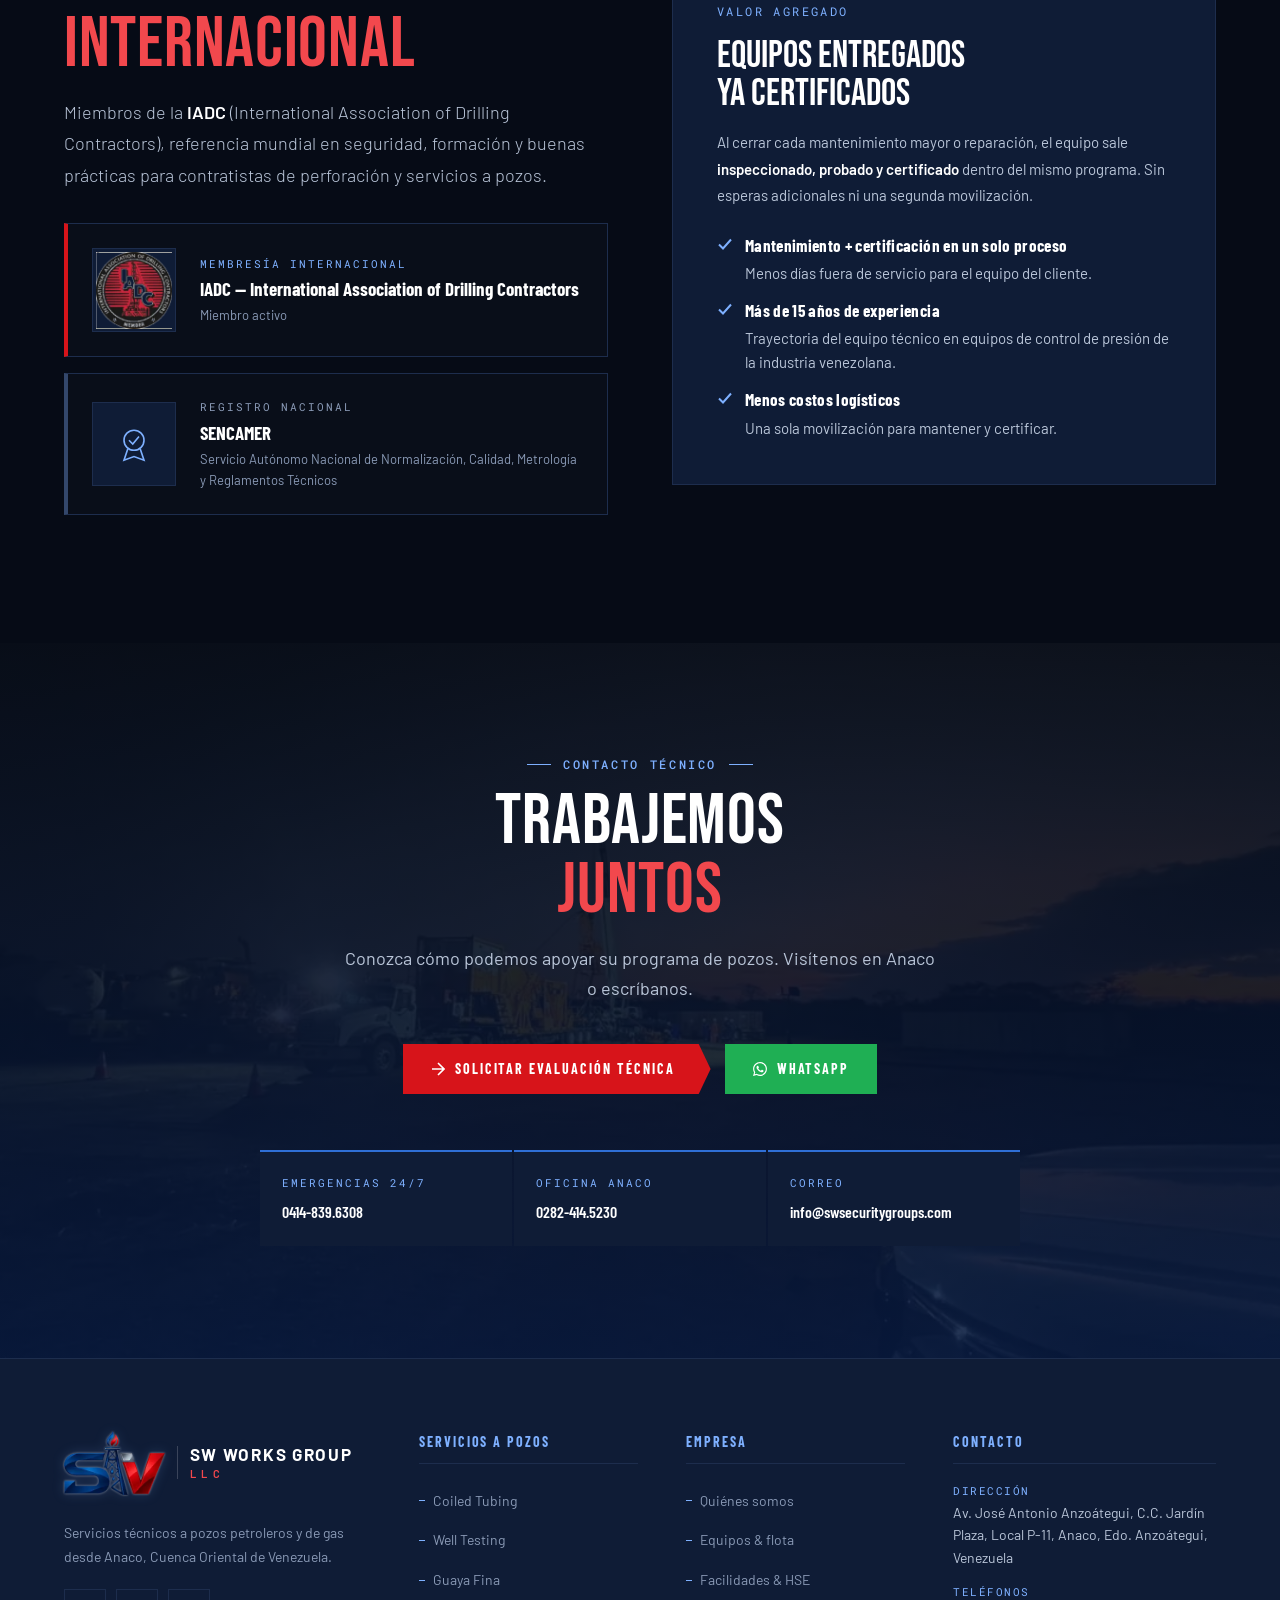
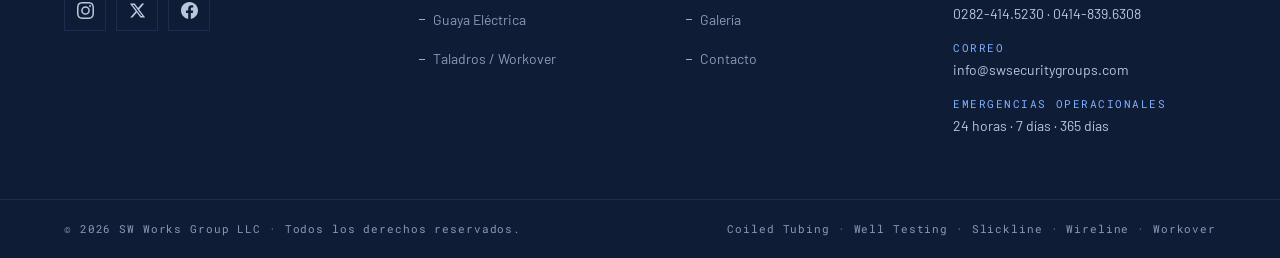
<file: pages/empresa.html>
<!DOCTYPE html>
<html lang="es">
<head>
<meta charset="UTF-8">
<meta name="viewport" content="width=device-width, initial-scale=1">
<title>Quiénes Somos | SW Works Group LLC — Anaco, Venezuela</title>
<meta name="description" content="Empresa de servicios a pozos petroleros y de gas con base operacional en Anaco, Venezuela. Equipos propios, personal certificado y filosofía Siempre Listos en la Cuenca Oriental.">
<link rel="canonical" href="https://swworksgroup.com/pages/empresa.html">
<meta name="theme-color" content="#060B16">
<meta property="og:type" content="website">
<meta property="og:locale" content="es_VE">
<meta property="og:site_name" content="SW Works Group LLC">
<meta property="og:title" content="Quiénes Somos | SW Works Group LLC — Anaco, Venezuela">
<meta property="og:description" content="Empresa de servicios a pozos petroleros y de gas con base operacional en Anaco, Venezuela. Equipos propios, personal certificado y filosofía Siempre Listos en la Cuenca Oriental.">
<meta property="og:url" content="https://swworksgroup.com/pages/empresa.html">
<meta property="og:image" content="https://swworksgroup.com/img/og-image.jpg">
<meta property="og:image:width" content="1200">
<meta property="og:image:height" content="630">
<meta name="twitter:card" content="summary_large_image">
<link rel="icon" href="../img/favicon.png" type="image/png">
<link rel="apple-touch-icon" href="../img/apple-touch-icon.png">
<link rel="manifest" href="../site.webmanifest">
<link rel="preconnect" href="https://fonts.googleapis.com">
<link rel="preconnect" href="https://fonts.gstatic.com" crossorigin>
<link rel="stylesheet" href="https://fonts.googleapis.com/css2?family=Barlow+Condensed:wght@600;700&family=Barlow:wght@300;400;500;600&family=Bebas+Neue&family=Roboto+Mono:wght@400;500&display=swap">
<link rel="stylesheet" href="../css/global.css">
<link rel="preload" as="image" href="../img/orange_team.webp" fetchpriority="high">
<script>document.documentElement.classList.add('js')</script>
<script type="application/ld+json">{"@context": "https://schema.org", "@type": "LocalBusiness", "@id": "https://swworksgroup.com/#org", "name": "SW Works Group LLC", "alternateName": "SW Works Group", "url": "https://swworksgroup.com/", "logo": "https://swworksgroup.com/img/logo-sw-works-group.png", "image": "https://swworksgroup.com/img/og-image.jpg", "description": "Servicios a pozos petroleros y de gas en el Oriente de Venezuela: Coiled Tubing, Well Testing, Guaya Fina (Slickline), Guaya Eléctrica (Wireline), Workover y facilidades de superficie.", "telephone": "+582824145230", "email": "info@swsecuritygroups.com", "address": {"@type": "PostalAddress", "streetAddress": "Av. José Antonio Anzoátegui, C.C. Jardín Plaza, Local P-11", "addressLocality": "Anaco", "addressRegion": "Anzoátegui", "addressCountry": "VE"}, "areaServed": ["Anzoátegui", "Monagas", "Sucre", "Faja Petrolífera del Orinoco"], "openingHoursSpecification": [{"@type": "OpeningHoursSpecification", "dayOfWeek": ["Monday", "Tuesday", "Wednesday", "Thursday", "Friday"], "opens": "07:00", "closes": "17:00"}], "contactPoint": [{"@type": "ContactPoint", "telephone": "+584148396308", "contactType": "emergency", "availableLanguage": ["es", "en"], "hoursAvailable": "Mo-Su 00:00-23:59"}], "sameAs": ["https://www.instagram.com/swsecuritygroups/", "https://x.com/swsecurityworks", "https://www.facebook.com/profile.php?id=100068211665223"]}</script>
<script type="application/ld+json">{"@context": "https://schema.org", "@type": "BreadcrumbList", "itemListElement": [{"@type": "ListItem", "position": 1, "name": "Inicio", "item": "https://swworksgroup.com/"}, {"@type": "ListItem", "position": 2, "name": "Empresa", "item": "https://swworksgroup.com/pages/empresa.html"}]}</script>
</head>
<body>
<a class="skip-link" href="#main">Saltar al contenido</a>

<header>
<nav class="nav" aria-label="Principal">
  <a href="../index.html" class="nav-logo" aria-label="SW Works Group LLC — Inicio">
    <span class="brand"><img class="brand-mark" src="../img/brand-mark.webp" alt="" width="236" height="150"><span class="brand-word"><b>SW Works Group</b><small>LLC</small></span></span>
  </a>
  <ul class="nav-links">
    <li><a href="empresa.html" aria-current="page">Empresa</a></li>
    <li class="has-drop">
      <a href="servicios.html">Servicios a Pozos <svg class="nav-caret" viewBox="0 0 10 6" fill="none" stroke="currentColor" stroke-width="1.5" aria-hidden="true"><path d="M1 1l4 4 4-4"/></svg></a>
      <ul class="nav-drop"><li><a href="coiled-tubing.html">Coiled Tubing <small>Tubería continua</small></a></li><li><a href="well-testing.html">Well Testing <small>Pruebas de pozo</small></a></li><li><a href="slickline.html">Guaya Fina <small>Slickline</small></a></li><li><a href="wireline.html">Guaya Eléctrica <small>Wireline</small></a></li><li><a href="workover.html">Taladros / Workover <small>Rehabilitación</small></a></li></ul>
    </li>
    <li><a href="flota.html">Equipos &amp; Flota</a></li>
    <li><a href="facilidades.html">Facilidades &amp; HSE</a></li>
    <li><a href="galeria.html">Galería</a></li>
    <li><a href="contacto.html" class="nav-cta">Solicitar Servicio</a></li>
  </ul>
  <button class="nav-burger" type="button" aria-label="Abrir menú" aria-expanded="false" aria-controls="nav-mobile">
    <span></span><span></span><span></span>
  </button>
</nav>
<nav class="nav-mobile" id="nav-mobile" aria-label="Menú móvil">
  <a href="../index.html">Inicio</a>
  <a href="empresa.html" aria-current="page">Empresa</a>
  <a href="servicios.html">Servicios a Pozos</a>
  <a href="coiled-tubing.html" class="sub">Coiled Tubing</a><a href="well-testing.html" class="sub">Well Testing</a><a href="slickline.html" class="sub">Guaya Fina</a><a href="wireline.html" class="sub">Guaya Eléctrica</a><a href="workover.html" class="sub">Taladros / Workover</a>
  <a href="flota.html">Equipos &amp; Flota</a>
  <a href="facilidades.html">Facilidades &amp; HSE</a>
  <a href="galeria.html">Galería</a>
  <a href="contacto.html" class="nav-cta-mob">Solicitar Servicio</a>
  <a href="tel:+584148396308" class="nav-mob-tel">Emergencias 24/7 · 0414-839.6308</a>
</nav>
</header>
<main id="main">
<section class="page-hero">
  <img src="../img/orange_team.webp" alt="Cuadrilla de SW con bragas naranjas maniobrando equipos en locación" width="800" height="602" fetchpriority="high" decoding="async">
  <div class="page-hero-content">
    <ol class="crumbs" aria-label="Ruta de navegación"><li><a href="../index.html">Inicio</a></li><li aria-current="page">Empresa</li></ol>
    <div class="stag">Quiénes somos</div>
    <h1>Gente de campo,<br><em>siempre lista.</em></h1>
    <p class="page-hero-lead">Somos una empresa de servicios a pozos con base operacional en Anaco, en el corazón de la Cuenca Oriental de Venezuela.</p>
    <div class="page-hero-line"></div>
  </div>
</section>

<section class="section section--dark" aria-labelledby="who-title">
  <div class="specs-lay">
    <div class="rev">
      <div class="stag">Nuestra historia</div>
      <h2 class="sh2 sh2--sm" id="who-title">Nacimos en <em>la locación</em></h2>
      <div class="prose">
        <p><strong>SW Works Group LLC</strong> presta servicios técnicos a pozos petroleros y de gas para operadoras y empresas mixtas del Oriente venezolano.</p>
        <p>Nuestro equipo reúne más de 15 años de experiencia en campo en intervención de pozos, control de presión y logística petrolera. Esa experiencia se traduce en una forma de trabajar: equipos propios mantenidos en casa, personal certificado y una respuesta que no depende de terceros.</p>
        <p>Desde Anaco atendemos Anzoátegui, Monagas y Sucre —incluidas áreas de la Faja Petrolífera del Orinoco— y movilizamos equipos a cualquier zona del país según el requerimiento.</p>
      </div>
    </div>
    <div class="framed rev d1" style="aspect-ratio:4/3"><img src="../img/safety_briefing.webp" alt="Charla de seguridad con la cuadrilla antes de iniciar operaciones" width="800" height="1067" loading="lazy" decoding="async"></div>
  </div>
</section>

<section class="section section--grid" aria-labelledby="mv-title">
  <h2 class="sr-only" id="mv-title">Misión y visión</h2>
  <div class="cert-grid" style="align-items:stretch">
    <div class="panel rev"><div class="panel-tag">Misión</div><h3>Recuperar producción con seguridad</h3><p>Ejecutar servicios a pozos con equipos propios y personal calificado, cumpliendo los programas de nuestros clientes con cero incidentes y la menor afectación posible al ambiente y a las comunidades.</p></div>
    <div class="panel rev d1"><div class="panel-tag">Visión</div><h3>El aliado de referencia en Oriente</h3><p>Ser la empresa de servicios a pozos de referencia en la Cuenca Oriental de Venezuela por disponibilidad, calidad técnica y cultura de seguridad.</p></div>
  </div>
</section>

<section class="section section--dark" aria-labelledby="val-title">
  <div class="stag">Cómo trabajamos</div>
  <h2 class="sh2 sh2--sm" id="val-title">Nuestros <em>valores</em></h2>
  <div class="info-grid mt-l rev">
    <div class="info-item"><svg viewBox="0 0 32 32" aria-hidden="true"><path d="M16 3l11 4v8c0 7-5 12-11 14C10 27 5 22 5 15V7z"/><path d="M11 16l4 4 7-8"/></svg><h3>Seguridad primero</h3><p>Cualquier persona de la cuadrilla tiene autoridad para detener un trabajo inseguro.</p></div>
    <div class="info-item"><svg viewBox="0 0 22 22" aria-hidden="true"><circle cx="11" cy="11" r="9"/><path d="M11 6v5l3.5 2"/></svg><h3>Siempre listos</h3><p>Equipos certificados y personal disponible 24/7 para responder sin demoras.</p></div>
    <div class="info-item"><svg viewBox="0 0 32 32" aria-hidden="true"><circle cx="16" cy="13" r="8"/><path d="M12 13l3 3 5-6M11 20l-3 9 8-3 8 3-3-9"/></svg><h3>Integridad técnica</h3><p>Hacemos lo que el pozo necesita, documentado y con datos verificables.</p></div>
    <div class="info-item"><svg viewBox="0 0 22 22" aria-hidden="true"><circle cx="8" cy="7" r="3"/><circle cx="16" cy="8" r="2.5"/><path d="M2 19c0-3.5 2.7-6 6-6s6 2.5 6 6M14 13.5c3 0 6 2 6 5.5"/></svg><h3>Compromiso local</h3><p>Talento de la región y relación respetuosa con las comunidades donde operamos.</p></div>
  </div>
</section>

<section class="split split--rev" aria-labelledby="area-title">
  <div class="split-text">
    <div class="stag">Área de operación</div>
    <h2 class="sh2 sh2--sm" id="area-title">Cuenca Oriental<br><em>de Venezuela</em></h2>
    <table class="specs"><tr><th scope="row">Sede operacional</th><td>Anaco, Edo. Anzoátegui</td></tr><tr><th scope="row">Estados atendidos</th><td>Anzoátegui · Monagas · Sucre</td></tr><tr><th scope="row">Faja del Orinoco</th><td>Sí · según requerimiento</td></tr><tr><th scope="row">Respuesta local</th><td>&lt; 4 horas</td></tr><tr><th scope="row">Cobertura nacional</th><td>Según requerimiento</td></tr><tr><th scope="row">Frentes simultáneos</th><td>Hasta 3</td></tr></table>
  </div>
  <div class="split-media"><img src="../img/sunset_operation.webp" alt="Locación petrolera en la Cuenca Oriental al atardecer" width="1080" height="810" loading="lazy" decoding="async"></div>
</section>

<section class="section section--black" id="certificaciones" aria-labelledby="cert-title">
  <div class="cert-grid">
    <div class="rev">
      <div class="stag">Certificaciones &amp; membresías</div>
      <h2 class="sh2" id="cert-title">Respaldo<br><em>internacional</em></h2>
      <p class="slead" style="margin-bottom:32px">Miembros de la <strong>IADC</strong> (International Association of Drilling Contractors), referencia mundial en seguridad, formación y buenas prácticas para contratistas de perforación y servicios a pozos.</p>
      <div class="cert">
        <div class="cert-logo"><img src="../img/iadc_logo.webp" alt="Logo de miembro IADC" width="160" height="162" loading="lazy"></div>
        <div><small>Membresía internacional</small><b>IADC — International Association of Drilling Contractors</b><span>Miembro activo</span></div>
      </div>
      <div class="cert cert--muted">
        <div class="cert-logo"><svg viewBox="0 0 32 32" aria-hidden="true"><circle cx="16" cy="13" r="8"/><path d="M12 13l3 3 5-6M11 20l-3 9 8-3 8 3-3-9"/></svg></div>
        <div><small>Registro nacional</small><b>SENCAMER</b><span>Servicio Autónomo Nacional de Normalización, Calidad, Metrología y Reglamentos Técnicos</span></div>
      </div>
    </div>
    <div class="panel rev d2">
      <div class="panel-tag">Valor agregado</div>
      <h3>Equipos entregados<br>ya certificados</h3>
      <p>Al cerrar cada mantenimiento mayor o reparación, el equipo sale <strong>inspeccionado, probado y certificado</strong> dentro del mismo programa. Sin esperas adicionales ni una segunda movilización.</p>
      <ul class="checks"><li><span><strong>Mantenimiento + certificación en un solo proceso</strong>Menos días fuera de servicio para el equipo del cliente.</span></li><li><span><strong>Más de 15 años de experiencia</strong>Trayectoria del equipo técnico en equipos de control de presión de la industria venezolana.</span></li><li><span><strong>Menos costos logísticos</strong>Una sola movilización para mantener y certificar.</span></li></ul>
    </div>
  </div>
</section>
</main>
<section class="cta" aria-labelledby="cta-title">
  <img src="../img/sunset_operation.webp" alt="" width="1080" height="810" loading="lazy" decoding="async">
  <div class="cta-c rev">
    <div class="stag stag--center">Contacto técnico</div>
    <h2 class="sh2" id="cta-title">Trabajemos<br><em>juntos</em></h2>
    <p>Conozca cómo podemos apoyar su programa de pozos. Visítenos en Anaco o escríbanos.</p>
    <div class="btn-row">
      <a href="contacto.html" class="btn btn-primary"><svg viewBox="0 0 14 14" fill="none" stroke="currentColor" stroke-width="1.6" aria-hidden="true"><path d="M1 7h12M7 1l6 6-6 6"/></svg> Solicitar evaluación técnica</a>
      <a href="https://wa.me/584148396308" class="btn btn-wa" target="_blank" rel="noopener"><svg width="18" height="18" fill="currentColor" viewBox="0 0 24 24" aria-hidden="true"><path d="M17.47 14.38c-.3-.15-1.76-.87-2.03-.97-.27-.1-.47-.15-.67.15-.2.3-.77.97-.94 1.17-.17.2-.35.22-.64.07-.3-.15-1.26-.46-2.4-1.48-.89-.79-1.49-1.77-1.66-2.07-.17-.3-.02-.46.13-.6.13-.14.3-.35.45-.52.15-.18.2-.3.3-.5.1-.2.05-.38-.02-.53-.08-.15-.67-1.62-.92-2.22-.24-.58-.49-.5-.67-.51h-.57c-.2 0-.52.07-.8.37-.27.3-1.04 1.02-1.04 2.48s1.07 2.88 1.21 3.08c.15.2 2.1 3.2 5.08 4.49.71.31 1.26.49 1.7.63.71.22 1.36.19 1.87.12.57-.09 1.76-.72 2-1.41.25-.7.25-1.29.18-1.41-.08-.13-.27-.2-.57-.35M12.05 21.8h-.01a9.87 9.87 0 01-5.03-1.38l-.36-.21-3.74.98 1-3.65-.24-.37a9.86 9.86 0 01-1.51-5.26c0-5.45 4.44-9.88 9.9-9.88 2.64 0 5.12 1.03 6.99 2.9a9.82 9.82 0 012.89 6.99c0 5.45-4.44 9.88-9.89 9.88m8.41-18.3A11.81 11.81 0 0012.05 0C5.5 0 .16 5.34.16 11.89c0 2.1.55 4.14 1.59 5.95L.06 24l6.3-1.65a11.88 11.88 0 005.68 1.45h.01c6.55 0 11.89-5.34 11.89-11.89 0-3.18-1.24-6.16-3.48-8.41"/></svg> WhatsApp</a>
    </div>
    <div class="cta-contacts">
      <div class="citem"><small>Emergencias 24/7</small><a href="tel:+584148396308">0414-839.6308</a></div>
      <div class="citem"><small>Oficina Anaco</small><a href="tel:+582824145230">0282-414.5230</a></div>
      <div class="citem"><small>Correo</small><a href="mailto:info@swsecuritygroups.com">info@swsecuritygroups.com</a></div>
    </div>
  </div>
</section>

<footer class="footer">
  <div class="footer-top">
    <div class="footer-brand">
      <div class="footer-logo"><span class="brand"><img class="brand-mark" src="../img/brand-mark.webp" alt="" width="236" height="150" loading="lazy"><span class="brand-word"><b>SW Works Group</b><small>LLC</small></span></span></div>
      <p>Servicios técnicos a pozos petroleros y de gas desde Anaco, Cuenca Oriental de Venezuela.</p>
      <div class="social-links"><a href="https://www.instagram.com/swsecuritygroups/" class="social-link" target="_blank" rel="noopener" aria-label="Instagram"><svg viewBox="0 0 24 24" aria-hidden="true"><path d="M12 2.16c3.2 0 3.58.01 4.85.07 3.25.15 4.77 1.69 4.92 4.92.06 1.27.07 1.65.07 4.85s-.01 3.58-.07 4.85c-.15 3.23-1.66 4.77-4.92 4.92-1.27.06-1.64.07-4.85.07s-3.58-.01-4.85-.07c-3.26-.15-4.77-1.7-4.92-4.92C2.17 15.58 2.16 15.2 2.16 12s.01-3.58.07-4.85C2.38 3.92 3.9 2.38 7.15 2.23 8.42 2.17 8.8 2.16 12 2.16zM12 0C8.74 0 8.33.01 7.05.07 2.7.27.27 2.69.07 7.05.01 8.33 0 8.74 0 12s.01 3.67.07 4.95c.2 4.36 2.62 6.78 6.98 6.98C8.33 23.99 8.74 24 12 24s3.67-.01 4.95-.07c4.35-.2 6.78-2.62 6.98-6.98.06-1.28.07-1.69.07-4.95s-.01-3.67-.07-4.95c-.2-4.35-2.62-6.78-6.98-6.98C15.67.01 15.26 0 12 0zm0 5.84a6.16 6.16 0 100 12.32 6.16 6.16 0 000-12.32zM12 16a4 4 0 110-8 4 4 0 010 8zm6.41-11.85a1.44 1.44 0 100 2.88 1.44 1.44 0 000-2.88z"/></svg></a><a href="https://x.com/swsecurityworks" class="social-link" target="_blank" rel="noopener" aria-label="X (Twitter)"><svg viewBox="0 0 24 24" aria-hidden="true"><path d="M18.24 2.25h3.31l-7.23 8.26 8.5 11.24h-6.65l-5.21-6.82-5.97 6.82H1.68l7.73-8.84L1.25 2.25H8.08l4.71 6.23zm-1.16 17.52h1.83L7.08 4.13H5.12z"/></svg></a><a href="https://www.facebook.com/profile.php?id=100068211665223" class="social-link" target="_blank" rel="noopener" aria-label="Facebook"><svg viewBox="0 0 24 24" aria-hidden="true"><path d="M24 12.07C24 5.41 18.63 0 12 0S0 5.4 0 12.07C0 18.1 4.39 23.1 10.13 24v-8.44H7.08v-3.49h3.04V9.41c0-3.02 1.8-4.7 4.54-4.7 1.31 0 2.68.24 2.68.24v2.97h-1.5c-1.5 0-1.96.93-1.96 1.89v2.26h3.33l-.53 3.49h-2.8V24C19.62 23.1 24 18.1 24 12.07"/></svg></a></div>
    </div>
    <div class="footer-col">
      <h2>Servicios a Pozos</h2>
      <ul><li><a href="coiled-tubing.html">Coiled Tubing <span class="sr-only">(Tubería continua)</span></a></li><li><a href="well-testing.html">Well Testing <span class="sr-only">(Pruebas de pozo)</span></a></li><li><a href="slickline.html">Guaya Fina <span class="sr-only">(Slickline)</span></a></li><li><a href="wireline.html">Guaya Eléctrica <span class="sr-only">(Wireline)</span></a></li><li><a href="workover.html">Taladros / Workover <span class="sr-only">(Rehabilitación)</span></a></li></ul>
    </div>
    <div class="footer-col">
      <h2>Empresa</h2>
      <ul>
        <li><a href="empresa.html">Quiénes somos</a></li>
        <li><a href="flota.html">Equipos &amp; flota</a></li>
        <li><a href="facilidades.html">Facilidades &amp; HSE</a></li>
        <li><a href="galeria.html">Galería</a></li>
        <li><a href="contacto.html">Contacto</a></li>
      </ul>
    </div>
    <div class="footer-col">
      <h2>Contacto</h2>
      <div class="fci"><small>Dirección</small><span>Av. José Antonio Anzoátegui, C.C. Jardín Plaza, Local P-11, Anaco, Edo. Anzoátegui, Venezuela</span></div>
      <div class="fci"><small>Teléfonos</small><span><a href="tel:+582824145230">0282-414.5230</a> · <a href="tel:+584148396308">0414-839.6308</a></span></div>
      <div class="fci"><small>Correo</small><a href="mailto:info@swsecuritygroups.com">info@swsecuritygroups.com</a></div>
      <div class="fci"><small>Emergencias operacionales</small><span>24 horas · 7 días · 365 días</span></div>
    </div>
  </div>
  <div class="footer-bottom">
    <p>&copy; <span data-year>2026</span> SW Works Group LLC · Todos los derechos reservados.</p>
    <p>Coiled Tubing · Well Testing · Slickline · Wireline · Workover</p>
  </div>
</footer>
<a class="wa-float" href="https://wa.me/584148396308?text=Hola,%20necesito%20información%20sobre%20servicios%20a%20pozos." target="_blank" rel="noopener" aria-label="Escríbenos por WhatsApp"><svg viewBox="0 0 24 24" aria-hidden="true"><path d="M17.47 14.38c-.3-.15-1.76-.87-2.03-.97-.27-.1-.47-.15-.67.15-.2.3-.77.97-.94 1.17-.17.2-.35.22-.64.07-.3-.15-1.26-.46-2.4-1.48-.89-.79-1.49-1.77-1.66-2.07-.17-.3-.02-.46.13-.6.13-.14.3-.35.45-.52.15-.18.2-.3.3-.5.1-.2.05-.38-.02-.53-.08-.15-.67-1.62-.92-2.22-.24-.58-.49-.5-.67-.51h-.57c-.2 0-.52.07-.8.37-.27.3-1.04 1.02-1.04 2.48s1.07 2.88 1.21 3.08c.15.2 2.1 3.2 5.08 4.49.71.31 1.26.49 1.7.63.71.22 1.36.19 1.87.12.57-.09 1.76-.72 2-1.41.25-.7.25-1.29.18-1.41-.08-.13-.27-.2-.57-.35M12.05 21.8h-.01a9.87 9.87 0 01-5.03-1.38l-.36-.21-3.74.98 1-3.65-.24-.37a9.86 9.86 0 01-1.51-5.26c0-5.45 4.44-9.88 9.9-9.88 2.64 0 5.12 1.03 6.99 2.9a9.82 9.82 0 012.89 6.99c0 5.45-4.44 9.88-9.89 9.88m8.41-18.3A11.81 11.81 0 0012.05 0C5.5 0 .16 5.34.16 11.89c0 2.1.55 4.14 1.59 5.95L.06 24l6.3-1.65a11.88 11.88 0 005.68 1.45h.01c6.55 0 11.89-5.34 11.89-11.89 0-3.18-1.24-6.16-3.48-8.41"/></svg><span class="wa-float-label">¿Necesitas un servicio? Escríbenos</span></a>
<script src="../js/global.js" defer></script>
</body>
</html>
</file>
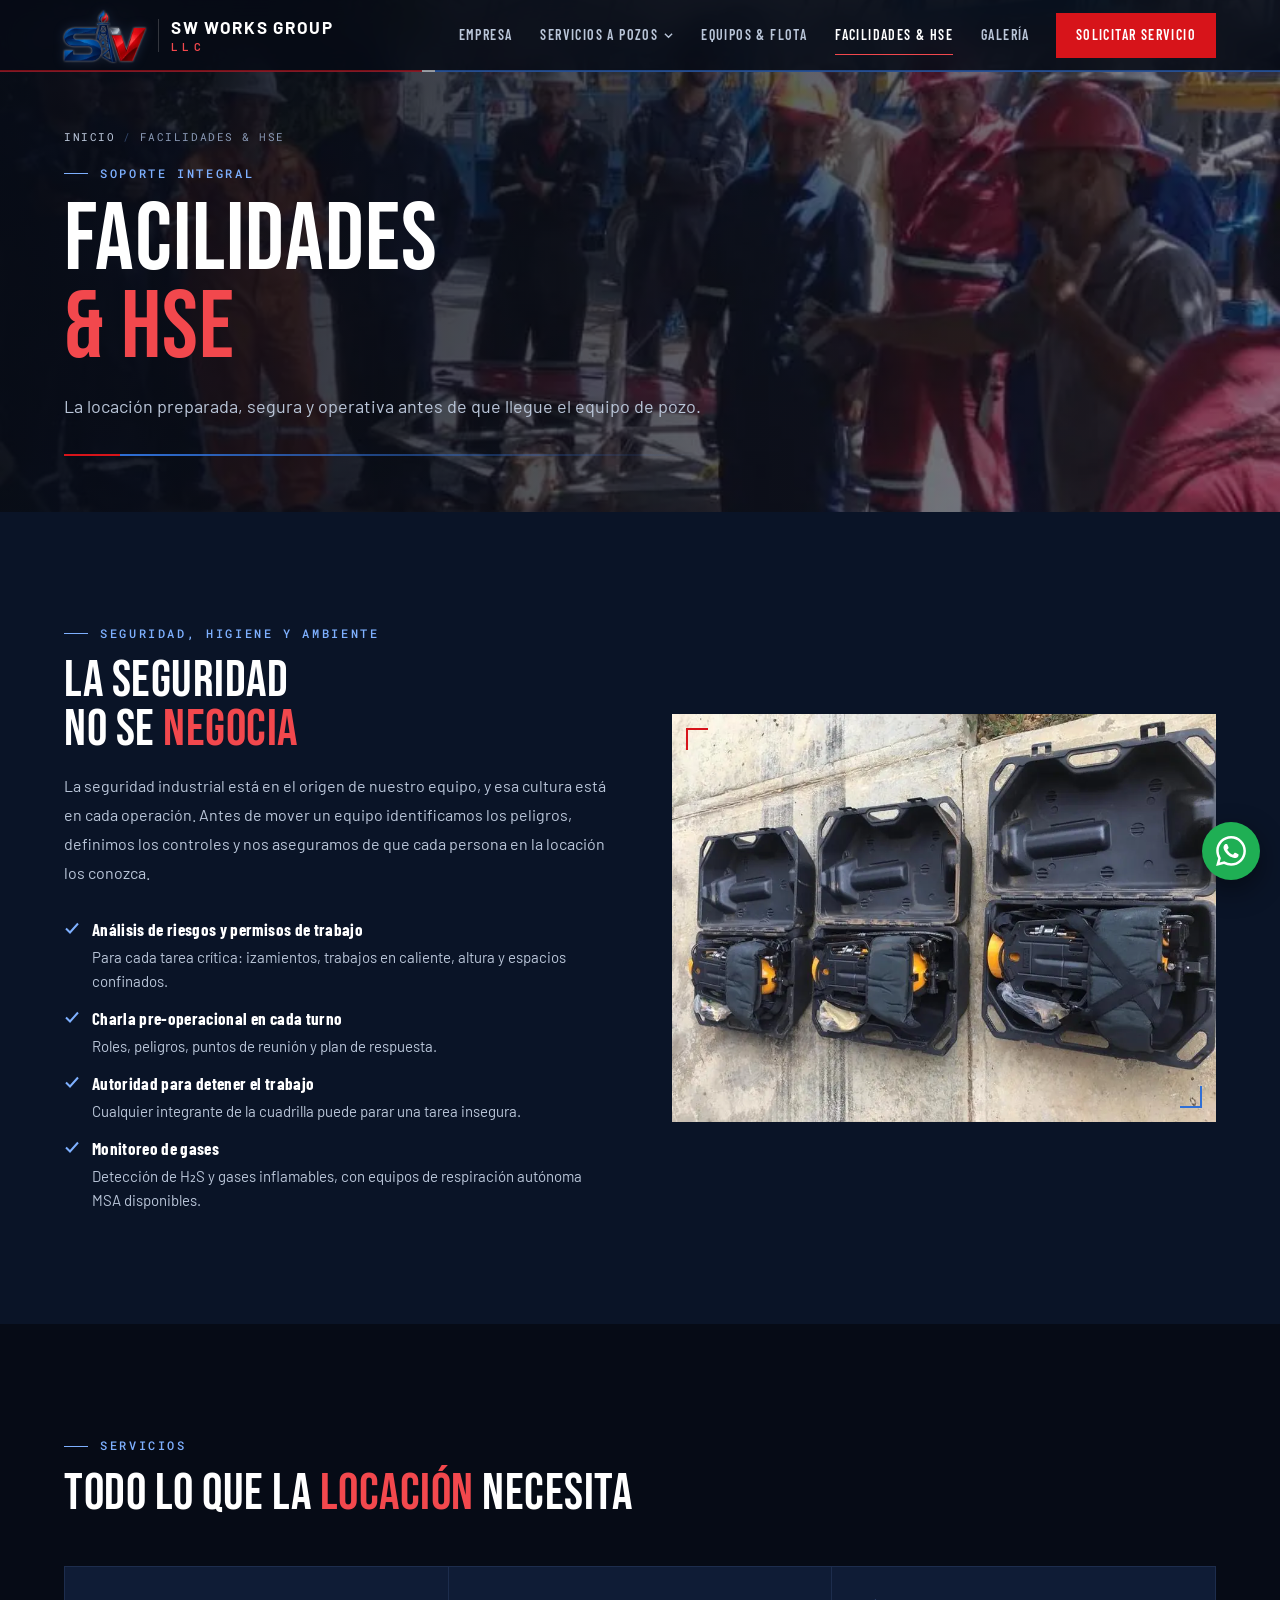
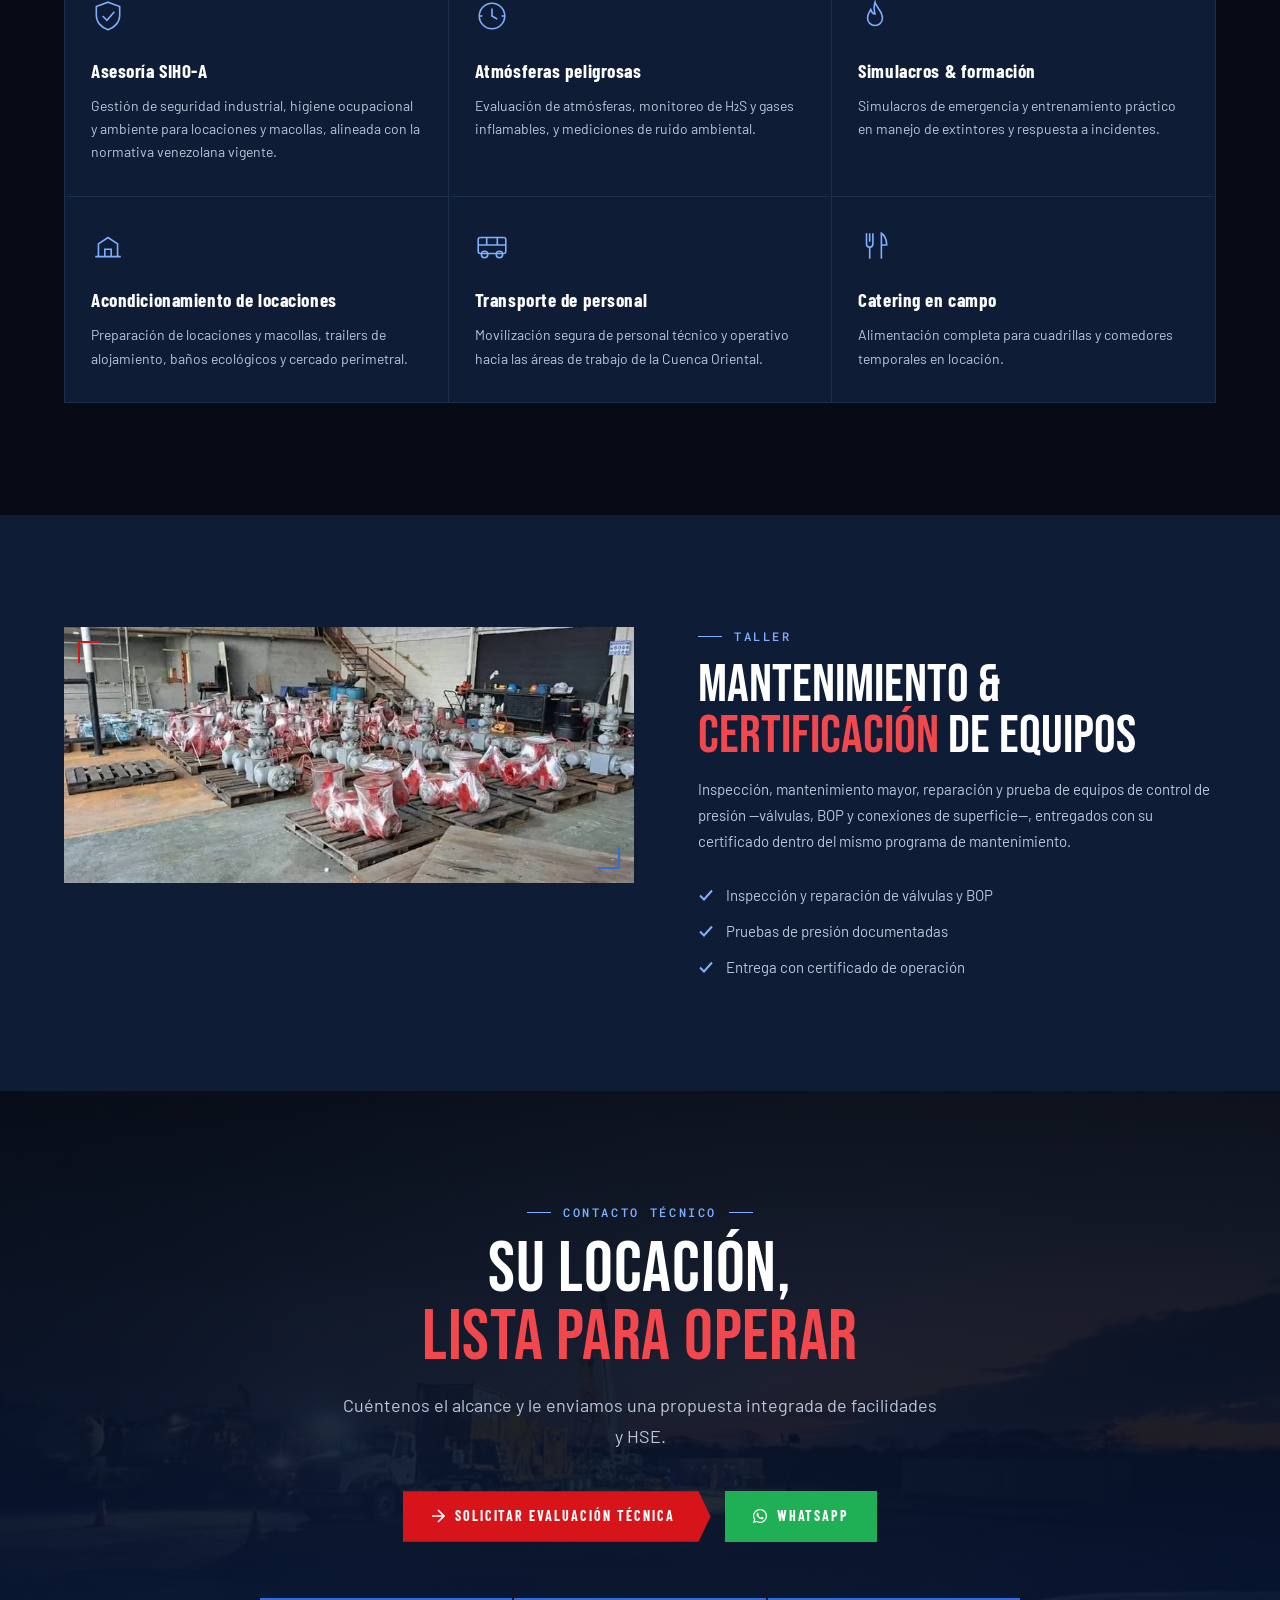
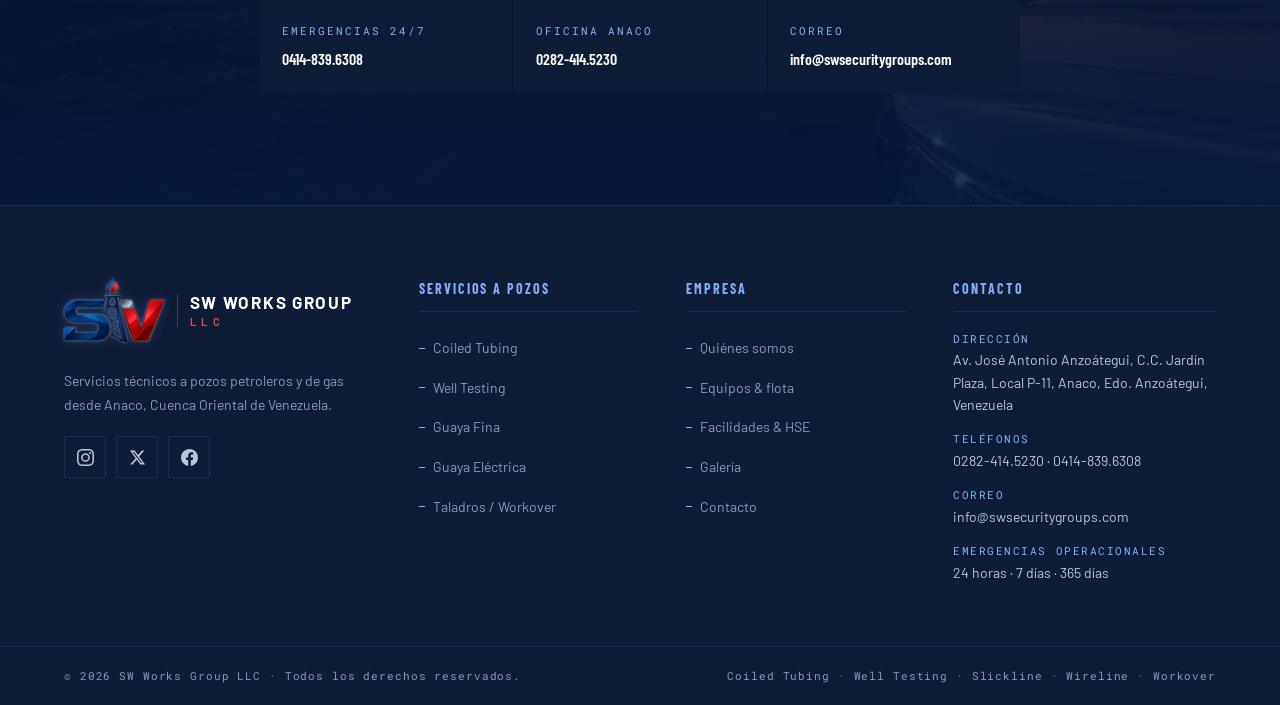
<file: pages/facilidades.html>
<!DOCTYPE html>
<html lang="es">
<head>
<meta charset="UTF-8">
<meta name="viewport" content="width=device-width, initial-scale=1">
<title>Facilidades de Superficie y HSE | SW Works Group LLC</title>
<meta name="description" content="Asesoría SIHO-A, monitoreo de atmósferas peligrosas, simulacros, acondicionamiento de locaciones y macollas, transporte de personal y catering en campo petrolero.">
<link rel="canonical" href="https://swworksgroup.com/pages/facilidades.html">
<meta name="theme-color" content="#060B16">
<meta property="og:type" content="website">
<meta property="og:locale" content="es_VE">
<meta property="og:site_name" content="SW Works Group LLC">
<meta property="og:title" content="Facilidades de Superficie y HSE | SW Works Group LLC">
<meta property="og:description" content="Asesoría SIHO-A, monitoreo de atmósferas peligrosas, simulacros, acondicionamiento de locaciones y macollas, transporte de personal y catering en campo petrolero.">
<meta property="og:url" content="https://swworksgroup.com/pages/facilidades.html">
<meta property="og:image" content="https://swworksgroup.com/img/og-image.jpg">
<meta property="og:image:width" content="1200">
<meta property="og:image:height" content="630">
<meta name="twitter:card" content="summary_large_image">
<link rel="icon" href="../img/favicon.png" type="image/png">
<link rel="apple-touch-icon" href="../img/apple-touch-icon.png">
<link rel="manifest" href="../site.webmanifest">
<link rel="preconnect" href="https://fonts.googleapis.com">
<link rel="preconnect" href="https://fonts.gstatic.com" crossorigin>
<link rel="stylesheet" href="https://fonts.googleapis.com/css2?family=Barlow+Condensed:wght@600;700&family=Barlow:wght@300;400;500;600&family=Bebas+Neue&family=Roboto+Mono:wght@400;500&display=swap">
<link rel="stylesheet" href="../css/global.css">
<link rel="preload" as="image" href="../img/safety_briefing.webp" fetchpriority="high">
<script>document.documentElement.classList.add('js')</script>
<script type="application/ld+json">{"@context": "https://schema.org", "@type": "LocalBusiness", "@id": "https://swworksgroup.com/#org", "name": "SW Works Group LLC", "alternateName": "SW Works Group", "url": "https://swworksgroup.com/", "logo": "https://swworksgroup.com/img/logo-sw-works-group.png", "image": "https://swworksgroup.com/img/og-image.jpg", "description": "Servicios a pozos petroleros y de gas en el Oriente de Venezuela: Coiled Tubing, Well Testing, Guaya Fina (Slickline), Guaya Eléctrica (Wireline), Workover y facilidades de superficie.", "telephone": "+582824145230", "email": "info@swsecuritygroups.com", "address": {"@type": "PostalAddress", "streetAddress": "Av. José Antonio Anzoátegui, C.C. Jardín Plaza, Local P-11", "addressLocality": "Anaco", "addressRegion": "Anzoátegui", "addressCountry": "VE"}, "areaServed": ["Anzoátegui", "Monagas", "Sucre", "Faja Petrolífera del Orinoco"], "openingHoursSpecification": [{"@type": "OpeningHoursSpecification", "dayOfWeek": ["Monday", "Tuesday", "Wednesday", "Thursday", "Friday"], "opens": "07:00", "closes": "17:00"}], "contactPoint": [{"@type": "ContactPoint", "telephone": "+584148396308", "contactType": "emergency", "availableLanguage": ["es", "en"], "hoursAvailable": "Mo-Su 00:00-23:59"}], "sameAs": ["https://www.instagram.com/swsecuritygroups/", "https://x.com/swsecurityworks", "https://www.facebook.com/profile.php?id=100068211665223"]}</script>
<script type="application/ld+json">{"@context": "https://schema.org", "@type": "BreadcrumbList", "itemListElement": [{"@type": "ListItem", "position": 1, "name": "Inicio", "item": "https://swworksgroup.com/"}, {"@type": "ListItem", "position": 2, "name": "Facilidades y HSE", "item": "https://swworksgroup.com/pages/facilidades.html"}]}</script>
</head>
<body>
<a class="skip-link" href="#main">Saltar al contenido</a>

<header>
<nav class="nav" aria-label="Principal">
  <a href="../index.html" class="nav-logo" aria-label="SW Works Group LLC — Inicio">
    <span class="brand"><img class="brand-mark" src="../img/brand-mark.webp" alt="" width="236" height="150"><span class="brand-word"><b>SW Works Group</b><small>LLC</small></span></span>
  </a>
  <ul class="nav-links">
    <li><a href="empresa.html">Empresa</a></li>
    <li class="has-drop">
      <a href="servicios.html">Servicios a Pozos <svg class="nav-caret" viewBox="0 0 10 6" fill="none" stroke="currentColor" stroke-width="1.5" aria-hidden="true"><path d="M1 1l4 4 4-4"/></svg></a>
      <ul class="nav-drop"><li><a href="coiled-tubing.html">Coiled Tubing <small>Tubería continua</small></a></li><li><a href="well-testing.html">Well Testing <small>Pruebas de pozo</small></a></li><li><a href="slickline.html">Guaya Fina <small>Slickline</small></a></li><li><a href="wireline.html">Guaya Eléctrica <small>Wireline</small></a></li><li><a href="workover.html">Taladros / Workover <small>Rehabilitación</small></a></li></ul>
    </li>
    <li><a href="flota.html">Equipos &amp; Flota</a></li>
    <li><a href="facilidades.html" aria-current="page">Facilidades &amp; HSE</a></li>
    <li><a href="galeria.html">Galería</a></li>
    <li><a href="contacto.html" class="nav-cta">Solicitar Servicio</a></li>
  </ul>
  <button class="nav-burger" type="button" aria-label="Abrir menú" aria-expanded="false" aria-controls="nav-mobile">
    <span></span><span></span><span></span>
  </button>
</nav>
<nav class="nav-mobile" id="nav-mobile" aria-label="Menú móvil">
  <a href="../index.html">Inicio</a>
  <a href="empresa.html">Empresa</a>
  <a href="servicios.html">Servicios a Pozos</a>
  <a href="coiled-tubing.html" class="sub">Coiled Tubing</a><a href="well-testing.html" class="sub">Well Testing</a><a href="slickline.html" class="sub">Guaya Fina</a><a href="wireline.html" class="sub">Guaya Eléctrica</a><a href="workover.html" class="sub">Taladros / Workover</a>
  <a href="flota.html">Equipos &amp; Flota</a>
  <a href="facilidades.html" aria-current="page">Facilidades &amp; HSE</a>
  <a href="galeria.html">Galería</a>
  <a href="contacto.html" class="nav-cta-mob">Solicitar Servicio</a>
  <a href="tel:+584148396308" class="nav-mob-tel">Emergencias 24/7 · 0414-839.6308</a>
</nav>
</header>
<main id="main">
<section class="page-hero">
  <img src="../img/safety_briefing.webp" alt="Charla de seguridad con la cuadrilla en locación" width="800" height="1067" fetchpriority="high" decoding="async">
  <div class="page-hero-content">
    <ol class="crumbs" aria-label="Ruta de navegación"><li><a href="../index.html">Inicio</a></li><li aria-current="page">Facilidades &amp; HSE</li></ol>
    <div class="stag">Soporte integral</div>
    <h1>Facilidades<br><em>&amp; HSE</em></h1>
    <p class="page-hero-lead">La locación preparada, segura y operativa antes de que llegue el equipo de pozo.</p>
    <div class="page-hero-line"></div>
  </div>
</section>

<section class="section section--dark" aria-labelledby="hse-title">
  <div class="specs-lay">
    <div class="rev">
      <div class="stag">Seguridad, higiene y ambiente</div>
      <h2 class="sh2 sh2--sm" id="hse-title">La seguridad<br>no se <em>negocia</em></h2>
      <div class="prose"><p>La seguridad industrial está en el origen de nuestro equipo, y esa cultura está en cada operación. Antes de mover un equipo identificamos los peligros, definimos los controles y nos aseguramos de que cada persona en la locación los conozca.</p></div>
      <div style="margin-top:28px"><ul class="checks"><li><span><strong>Análisis de riesgos y permisos de trabajo</strong>Para cada tarea crítica: izamientos, trabajos en caliente, altura y espacios confinados.</span></li><li><span><strong>Charla pre-operacional en cada turno</strong>Roles, peligros, puntos de reunión y plan de respuesta.</span></li><li><span><strong>Autoridad para detener el trabajo</strong>Cualquier integrante de la cuadrilla puede parar una tarea insegura.</span></li><li><span><strong>Monitoreo de gases</strong>Detección de H₂S y gases inflamables, con equipos de respiración autónoma MSA disponibles.</span></li></ul></div>
    </div>
    <div class="framed rev d1" style="aspect-ratio:4/3"><img src="../img/scba_equipment.webp" alt="Equipos de respiración autónoma MSA listos para uso" width="900" height="675" loading="lazy" decoding="async"></div>
  </div>
</section>

<section class="section section--black" aria-labelledby="svc-fac-title">
  <div class="stag">Servicios</div>
  <h2 class="sh2 sh2--sm" id="svc-fac-title">Todo lo que la <em>locación</em> necesita</h2>
  <div class="info-grid info-grid--3 mt-l rev">
    <div class="info-item"><svg viewBox="0 0 32 32" aria-hidden="true"><path d="M16 3l11 4v8c0 7-5 12-11 14C10 27 5 22 5 15V7z"/><path d="M11 16l4 4 7-8"/></svg><h3>Asesoría SIHO-A</h3><p>Gestión de seguridad industrial, higiene ocupacional y ambiente para locaciones y macollas, alineada con la normativa venezolana vigente.</p></div>
    <div class="info-item"><svg viewBox="0 0 32 32" aria-hidden="true"><circle cx="16" cy="16" r="12"/><path d="M16 9v7l5 3"/><path d="M4 16h3M25 16h3"/></svg><h3>Atmósferas peligrosas</h3><p>Evaluación de atmósferas, monitoreo de H₂S y gases inflamables, y mediciones de ruido ambiental.</p></div>
    <div class="info-item"><svg viewBox="0 0 32 32" aria-hidden="true"><path d="M16 3c1 5 7 8 7 15a7 7 0 01-14 0c0-4 2-6 3-8 1 3 2 4 4 4-1-4-1-8 0-11z"/></svg><h3>Simulacros &amp; formación</h3><p>Simulacros de emergencia y entrenamiento práctico en manejo de extintores y respuesta a incidentes.</p></div>
    <div class="info-item"><svg viewBox="0 0 32 32" aria-hidden="true"><path d="M4 26h24M7 26V14l9-6 9 6v12"/><path d="M13 26v-7h6v7"/></svg><h3>Acondicionamiento de locaciones</h3><p>Preparación de locaciones y macollas, trailers de alojamiento, baños ecológicos y cercado perimetral.</p></div>
    <div class="info-item"><svg viewBox="0 0 32 32" aria-hidden="true"><rect x="3" y="8" width="26" height="15" rx="2"/><circle cx="9" cy="24" r="3"/><circle cx="23" cy="24" r="3"/><path d="M3 15h26M11 8v7M21 8v7"/></svg><h3>Transporte de personal</h3><p>Movilización segura de personal técnico y operativo hacia las áreas de trabajo de la Cuenca Oriental.</p></div>
    <div class="info-item"><svg viewBox="0 0 32 32" aria-hidden="true"><path d="M8 4v10a3 3 0 003 3v11M11 4v8M14 4v10a3 3 0 01-3 3"/><path d="M22 28V4c3 2 5 6 5 11h-5"/></svg><h3>Catering en campo</h3><p>Alimentación completa para cuadrillas y comedores temporales en locación.</p></div>
  </div>
</section>

<section class="section section--dark2" aria-labelledby="cert-eq-title">
  <div class="equip">
    <div class="framed rev"><img src="../img/valves_warehouse.webp" alt="Válvulas de control de presión tras mantenimiento en el taller" width="800" height="360" loading="lazy" decoding="async"></div>
    <div class="equip-info rev d1">
      <div class="stag">Taller</div>
      <h2 id="cert-eq-title">Mantenimiento &amp;<br><em>certificación</em> de equipos</h2>
      <p>Inspección, mantenimiento mayor, reparación y prueba de equipos de control de presión —válvulas, BOP y conexiones de superficie—, entregados con su certificado dentro del mismo programa de mantenimiento.</p>
      <ul class="checks"><li><span>Inspección y reparación de válvulas y BOP</span></li><li><span>Pruebas de presión documentadas</span></li><li><span>Entrega con certificado de operación</span></li></ul>
    </div>
  </div>
</section>
</main>
<section class="cta" aria-labelledby="cta-title">
  <img src="../img/sunset_operation.webp" alt="" width="1080" height="810" loading="lazy" decoding="async">
  <div class="cta-c rev">
    <div class="stag stag--center">Contacto técnico</div>
    <h2 class="sh2" id="cta-title">Su locación,<br><em>lista para operar</em></h2>
    <p>Cuéntenos el alcance y le enviamos una propuesta integrada de facilidades y HSE.</p>
    <div class="btn-row">
      <a href="contacto.html?servicio=facilidades" class="btn btn-primary"><svg viewBox="0 0 14 14" fill="none" stroke="currentColor" stroke-width="1.6" aria-hidden="true"><path d="M1 7h12M7 1l6 6-6 6"/></svg> Solicitar evaluación técnica</a>
      <a href="https://wa.me/584148396308" class="btn btn-wa" target="_blank" rel="noopener"><svg width="18" height="18" fill="currentColor" viewBox="0 0 24 24" aria-hidden="true"><path d="M17.47 14.38c-.3-.15-1.76-.87-2.03-.97-.27-.1-.47-.15-.67.15-.2.3-.77.97-.94 1.17-.17.2-.35.22-.64.07-.3-.15-1.26-.46-2.4-1.48-.89-.79-1.49-1.77-1.66-2.07-.17-.3-.02-.46.13-.6.13-.14.3-.35.45-.52.15-.18.2-.3.3-.5.1-.2.05-.38-.02-.53-.08-.15-.67-1.62-.92-2.22-.24-.58-.49-.5-.67-.51h-.57c-.2 0-.52.07-.8.37-.27.3-1.04 1.02-1.04 2.48s1.07 2.88 1.21 3.08c.15.2 2.1 3.2 5.08 4.49.71.31 1.26.49 1.7.63.71.22 1.36.19 1.87.12.57-.09 1.76-.72 2-1.41.25-.7.25-1.29.18-1.41-.08-.13-.27-.2-.57-.35M12.05 21.8h-.01a9.87 9.87 0 01-5.03-1.38l-.36-.21-3.74.98 1-3.65-.24-.37a9.86 9.86 0 01-1.51-5.26c0-5.45 4.44-9.88 9.9-9.88 2.64 0 5.12 1.03 6.99 2.9a9.82 9.82 0 012.89 6.99c0 5.45-4.44 9.88-9.89 9.88m8.41-18.3A11.81 11.81 0 0012.05 0C5.5 0 .16 5.34.16 11.89c0 2.1.55 4.14 1.59 5.95L.06 24l6.3-1.65a11.88 11.88 0 005.68 1.45h.01c6.55 0 11.89-5.34 11.89-11.89 0-3.18-1.24-6.16-3.48-8.41"/></svg> WhatsApp</a>
    </div>
    <div class="cta-contacts">
      <div class="citem"><small>Emergencias 24/7</small><a href="tel:+584148396308">0414-839.6308</a></div>
      <div class="citem"><small>Oficina Anaco</small><a href="tel:+582824145230">0282-414.5230</a></div>
      <div class="citem"><small>Correo</small><a href="mailto:info@swsecuritygroups.com">info@swsecuritygroups.com</a></div>
    </div>
  </div>
</section>

<footer class="footer">
  <div class="footer-top">
    <div class="footer-brand">
      <div class="footer-logo"><span class="brand"><img class="brand-mark" src="../img/brand-mark.webp" alt="" width="236" height="150" loading="lazy"><span class="brand-word"><b>SW Works Group</b><small>LLC</small></span></span></div>
      <p>Servicios técnicos a pozos petroleros y de gas desde Anaco, Cuenca Oriental de Venezuela.</p>
      <div class="social-links"><a href="https://www.instagram.com/swsecuritygroups/" class="social-link" target="_blank" rel="noopener" aria-label="Instagram"><svg viewBox="0 0 24 24" aria-hidden="true"><path d="M12 2.16c3.2 0 3.58.01 4.85.07 3.25.15 4.77 1.69 4.92 4.92.06 1.27.07 1.65.07 4.85s-.01 3.58-.07 4.85c-.15 3.23-1.66 4.77-4.92 4.92-1.27.06-1.64.07-4.85.07s-3.58-.01-4.85-.07c-3.26-.15-4.77-1.7-4.92-4.92C2.17 15.58 2.16 15.2 2.16 12s.01-3.58.07-4.85C2.38 3.92 3.9 2.38 7.15 2.23 8.42 2.17 8.8 2.16 12 2.16zM12 0C8.74 0 8.33.01 7.05.07 2.7.27.27 2.69.07 7.05.01 8.33 0 8.74 0 12s.01 3.67.07 4.95c.2 4.36 2.62 6.78 6.98 6.98C8.33 23.99 8.74 24 12 24s3.67-.01 4.95-.07c4.35-.2 6.78-2.62 6.98-6.98.06-1.28.07-1.69.07-4.95s-.01-3.67-.07-4.95c-.2-4.35-2.62-6.78-6.98-6.98C15.67.01 15.26 0 12 0zm0 5.84a6.16 6.16 0 100 12.32 6.16 6.16 0 000-12.32zM12 16a4 4 0 110-8 4 4 0 010 8zm6.41-11.85a1.44 1.44 0 100 2.88 1.44 1.44 0 000-2.88z"/></svg></a><a href="https://x.com/swsecurityworks" class="social-link" target="_blank" rel="noopener" aria-label="X (Twitter)"><svg viewBox="0 0 24 24" aria-hidden="true"><path d="M18.24 2.25h3.31l-7.23 8.26 8.5 11.24h-6.65l-5.21-6.82-5.97 6.82H1.68l7.73-8.84L1.25 2.25H8.08l4.71 6.23zm-1.16 17.52h1.83L7.08 4.13H5.12z"/></svg></a><a href="https://www.facebook.com/profile.php?id=100068211665223" class="social-link" target="_blank" rel="noopener" aria-label="Facebook"><svg viewBox="0 0 24 24" aria-hidden="true"><path d="M24 12.07C24 5.41 18.63 0 12 0S0 5.4 0 12.07C0 18.1 4.39 23.1 10.13 24v-8.44H7.08v-3.49h3.04V9.41c0-3.02 1.8-4.7 4.54-4.7 1.31 0 2.68.24 2.68.24v2.97h-1.5c-1.5 0-1.96.93-1.96 1.89v2.26h3.33l-.53 3.49h-2.8V24C19.62 23.1 24 18.1 24 12.07"/></svg></a></div>
    </div>
    <div class="footer-col">
      <h2>Servicios a Pozos</h2>
      <ul><li><a href="coiled-tubing.html">Coiled Tubing <span class="sr-only">(Tubería continua)</span></a></li><li><a href="well-testing.html">Well Testing <span class="sr-only">(Pruebas de pozo)</span></a></li><li><a href="slickline.html">Guaya Fina <span class="sr-only">(Slickline)</span></a></li><li><a href="wireline.html">Guaya Eléctrica <span class="sr-only">(Wireline)</span></a></li><li><a href="workover.html">Taladros / Workover <span class="sr-only">(Rehabilitación)</span></a></li></ul>
    </div>
    <div class="footer-col">
      <h2>Empresa</h2>
      <ul>
        <li><a href="empresa.html">Quiénes somos</a></li>
        <li><a href="flota.html">Equipos &amp; flota</a></li>
        <li><a href="facilidades.html">Facilidades &amp; HSE</a></li>
        <li><a href="galeria.html">Galería</a></li>
        <li><a href="contacto.html">Contacto</a></li>
      </ul>
    </div>
    <div class="footer-col">
      <h2>Contacto</h2>
      <div class="fci"><small>Dirección</small><span>Av. José Antonio Anzoátegui, C.C. Jardín Plaza, Local P-11, Anaco, Edo. Anzoátegui, Venezuela</span></div>
      <div class="fci"><small>Teléfonos</small><span><a href="tel:+582824145230">0282-414.5230</a> · <a href="tel:+584148396308">0414-839.6308</a></span></div>
      <div class="fci"><small>Correo</small><a href="mailto:info@swsecuritygroups.com">info@swsecuritygroups.com</a></div>
      <div class="fci"><small>Emergencias operacionales</small><span>24 horas · 7 días · 365 días</span></div>
    </div>
  </div>
  <div class="footer-bottom">
    <p>&copy; <span data-year>2026</span> SW Works Group LLC · Todos los derechos reservados.</p>
    <p>Coiled Tubing · Well Testing · Slickline · Wireline · Workover</p>
  </div>
</footer>
<a class="wa-float" href="https://wa.me/584148396308?text=Hola,%20necesito%20información%20sobre%20servicios%20a%20pozos." target="_blank" rel="noopener" aria-label="Escríbenos por WhatsApp"><svg viewBox="0 0 24 24" aria-hidden="true"><path d="M17.47 14.38c-.3-.15-1.76-.87-2.03-.97-.27-.1-.47-.15-.67.15-.2.3-.77.97-.94 1.17-.17.2-.35.22-.64.07-.3-.15-1.26-.46-2.4-1.48-.89-.79-1.49-1.77-1.66-2.07-.17-.3-.02-.46.13-.6.13-.14.3-.35.45-.52.15-.18.2-.3.3-.5.1-.2.05-.38-.02-.53-.08-.15-.67-1.62-.92-2.22-.24-.58-.49-.5-.67-.51h-.57c-.2 0-.52.07-.8.37-.27.3-1.04 1.02-1.04 2.48s1.07 2.88 1.21 3.08c.15.2 2.1 3.2 5.08 4.49.71.31 1.26.49 1.7.63.71.22 1.36.19 1.87.12.57-.09 1.76-.72 2-1.41.25-.7.25-1.29.18-1.41-.08-.13-.27-.2-.57-.35M12.05 21.8h-.01a9.87 9.87 0 01-5.03-1.38l-.36-.21-3.74.98 1-3.65-.24-.37a9.86 9.86 0 01-1.51-5.26c0-5.45 4.44-9.88 9.9-9.88 2.64 0 5.12 1.03 6.99 2.9a9.82 9.82 0 012.89 6.99c0 5.45-4.44 9.88-9.89 9.88m8.41-18.3A11.81 11.81 0 0012.05 0C5.5 0 .16 5.34.16 11.89c0 2.1.55 4.14 1.59 5.95L.06 24l6.3-1.65a11.88 11.88 0 005.68 1.45h.01c6.55 0 11.89-5.34 11.89-11.89 0-3.18-1.24-6.16-3.48-8.41"/></svg><span class="wa-float-label">¿Necesitas un servicio? Escríbenos</span></a>
<script src="../js/global.js" defer></script>
</body>
</html>
</file>
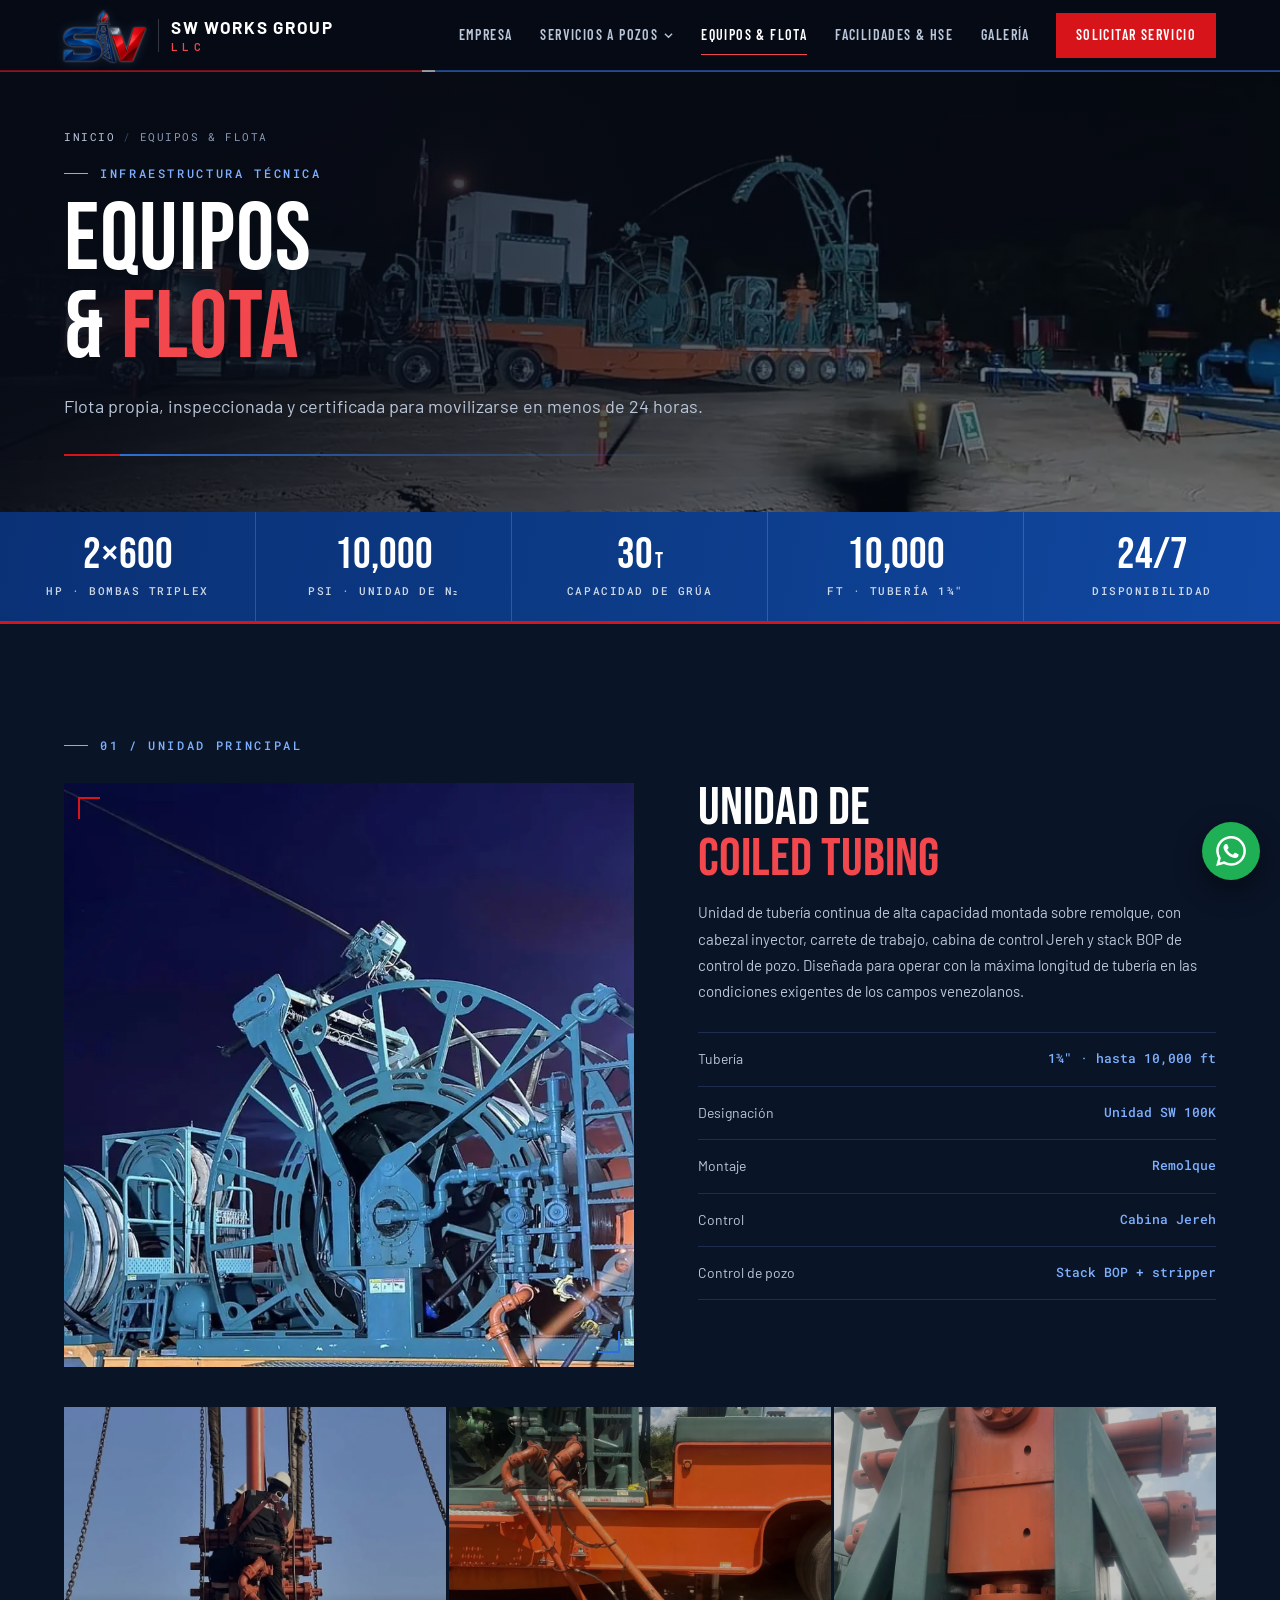
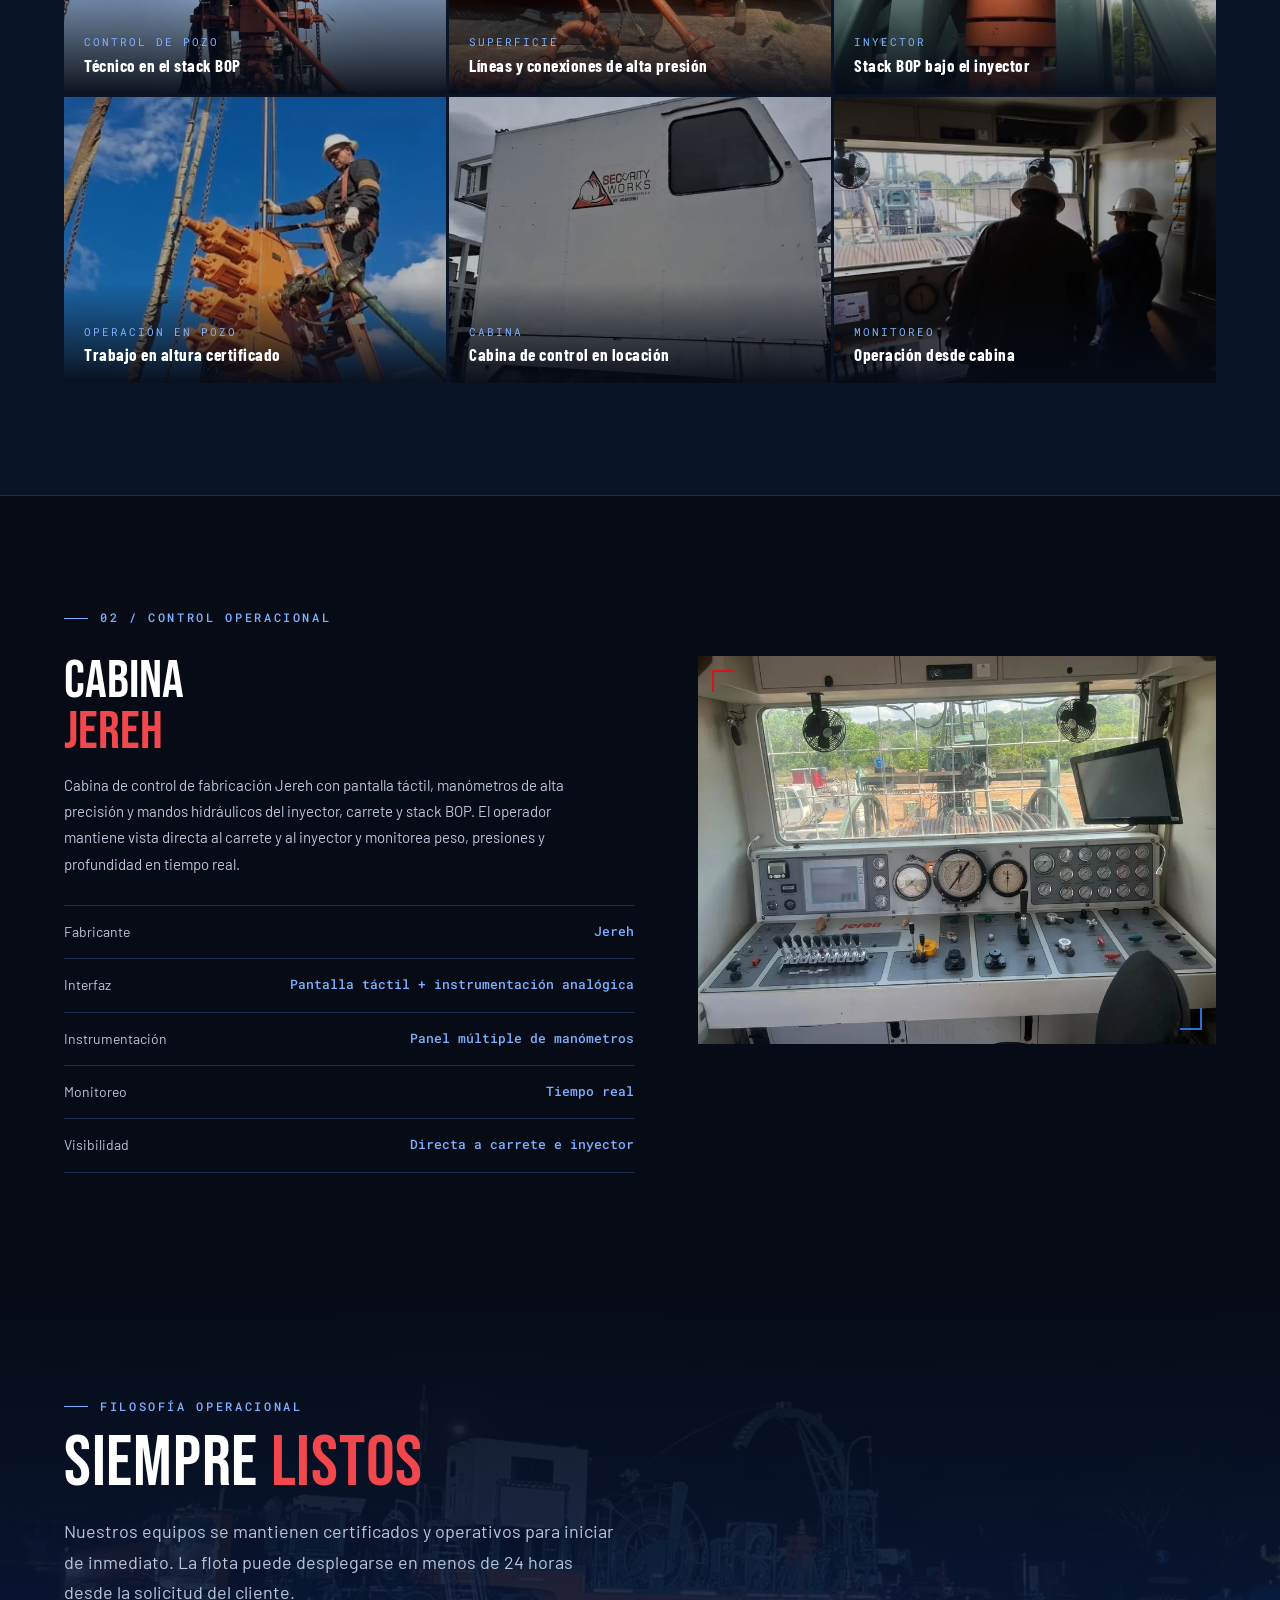
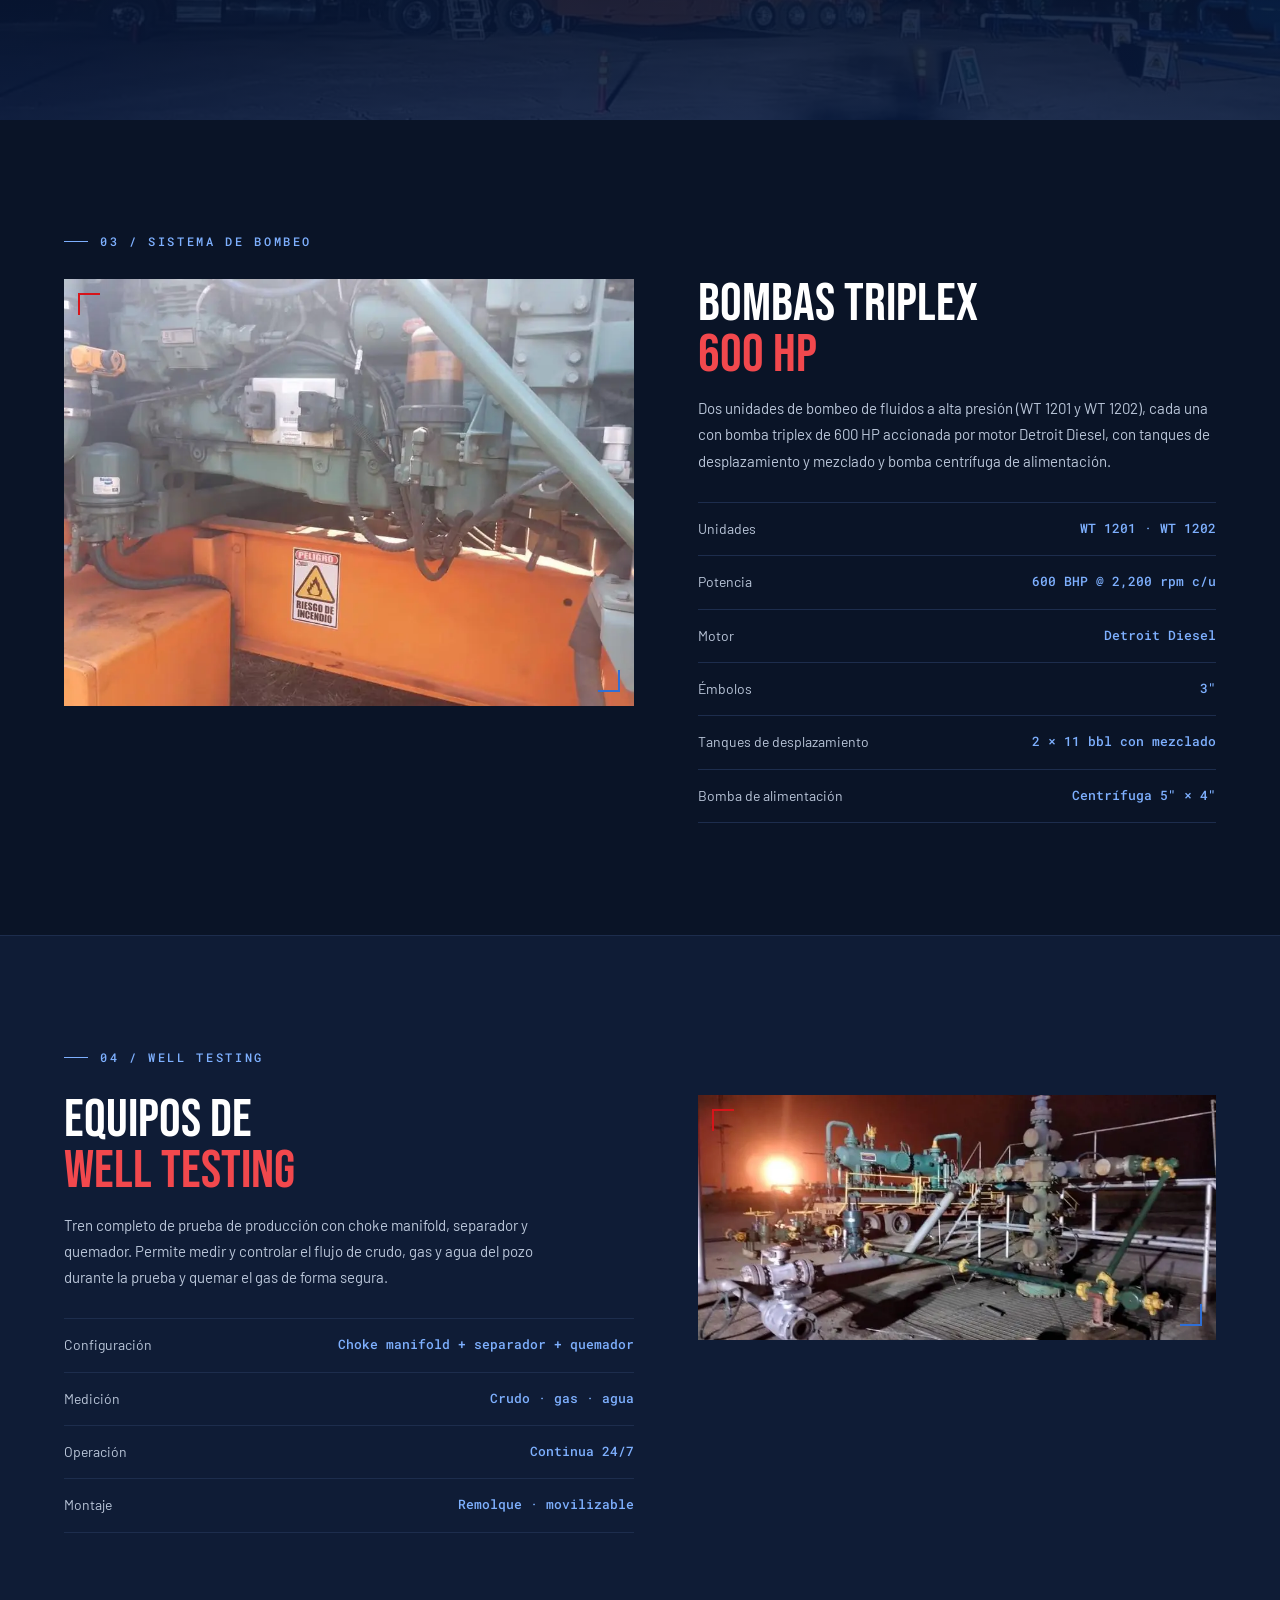
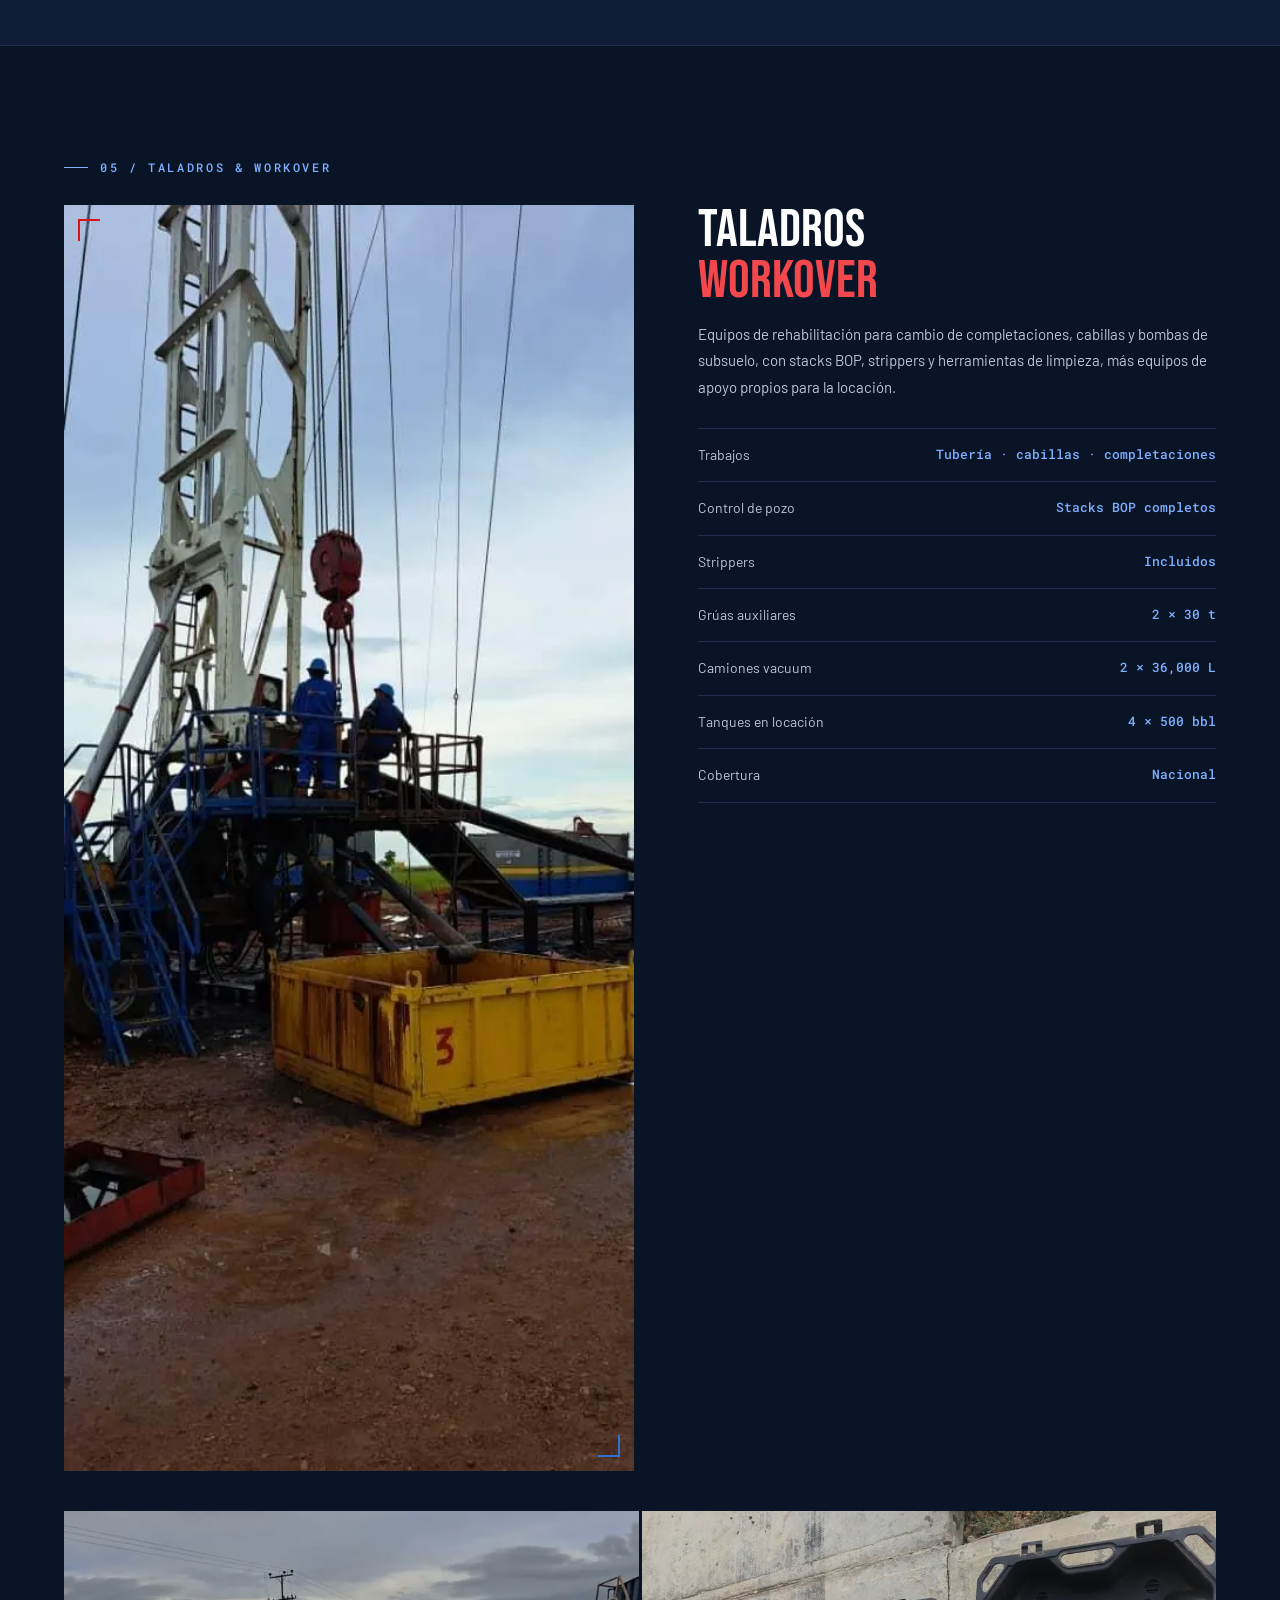
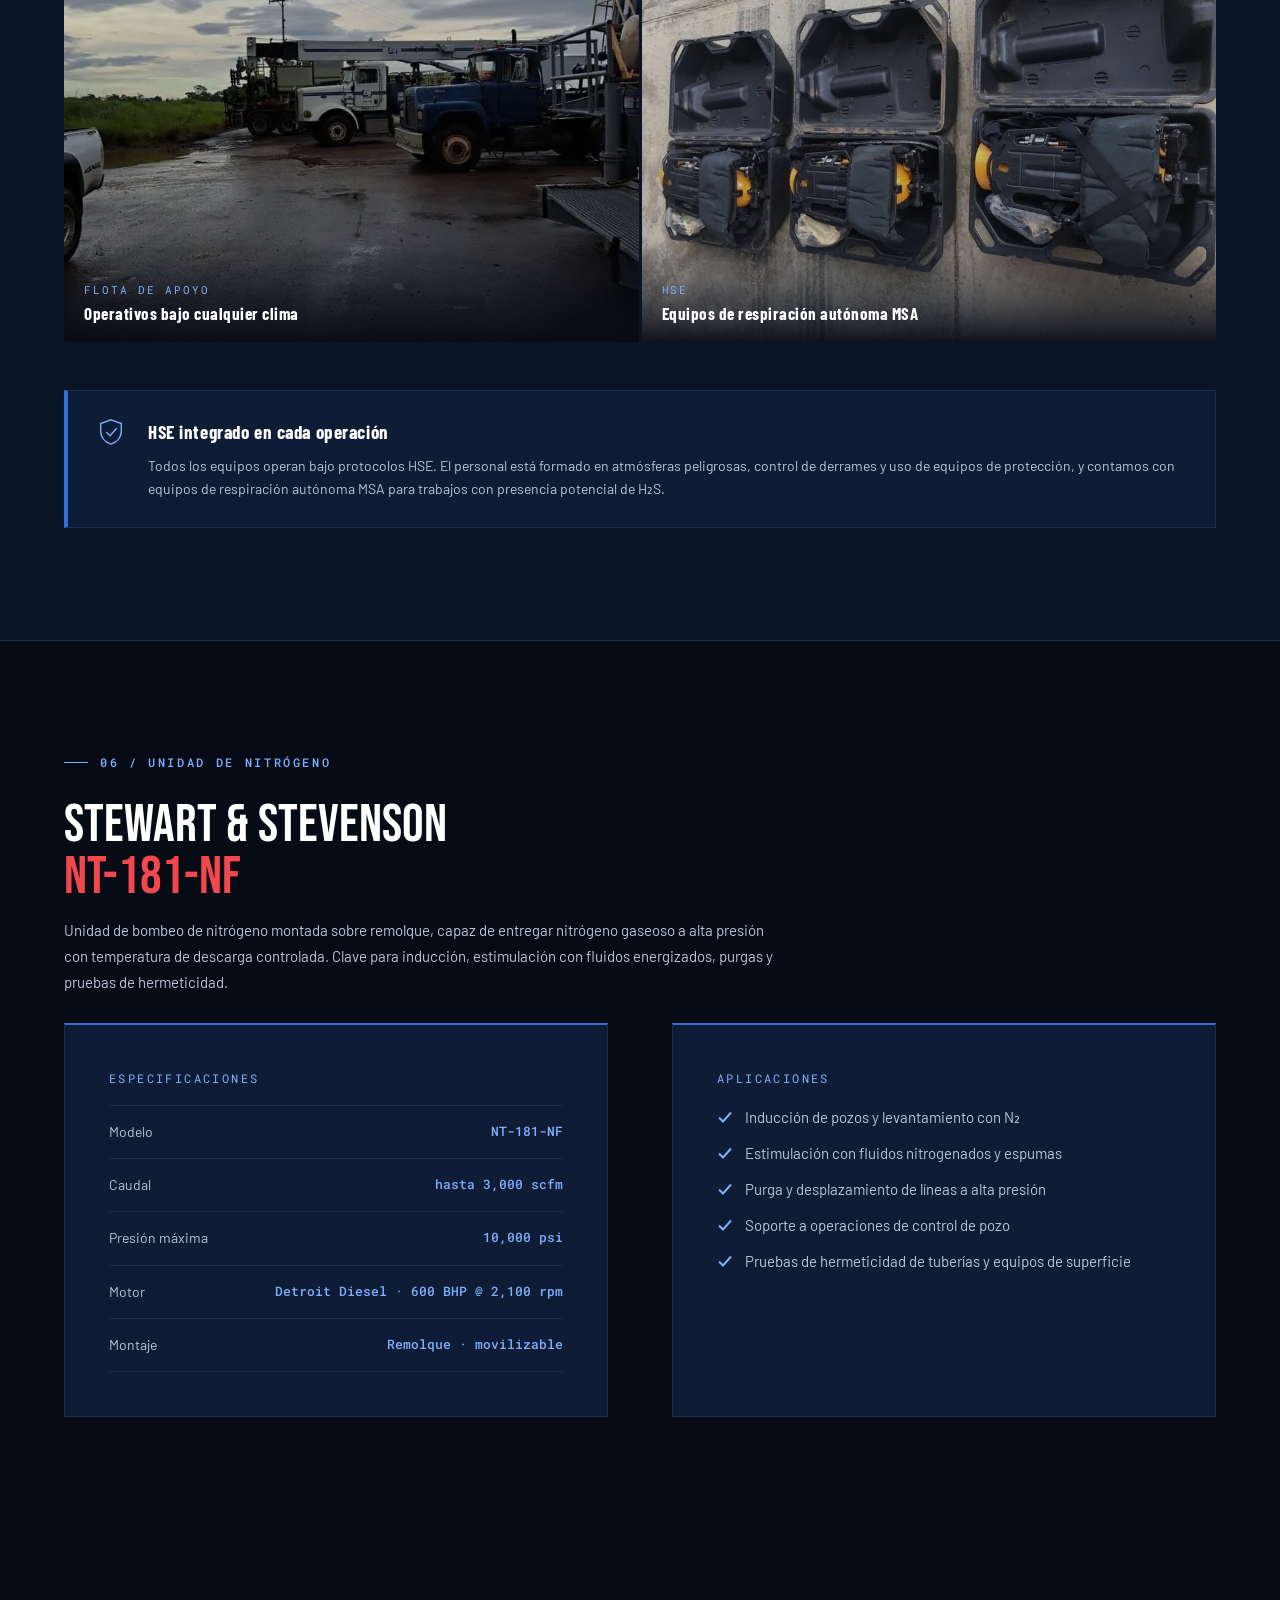
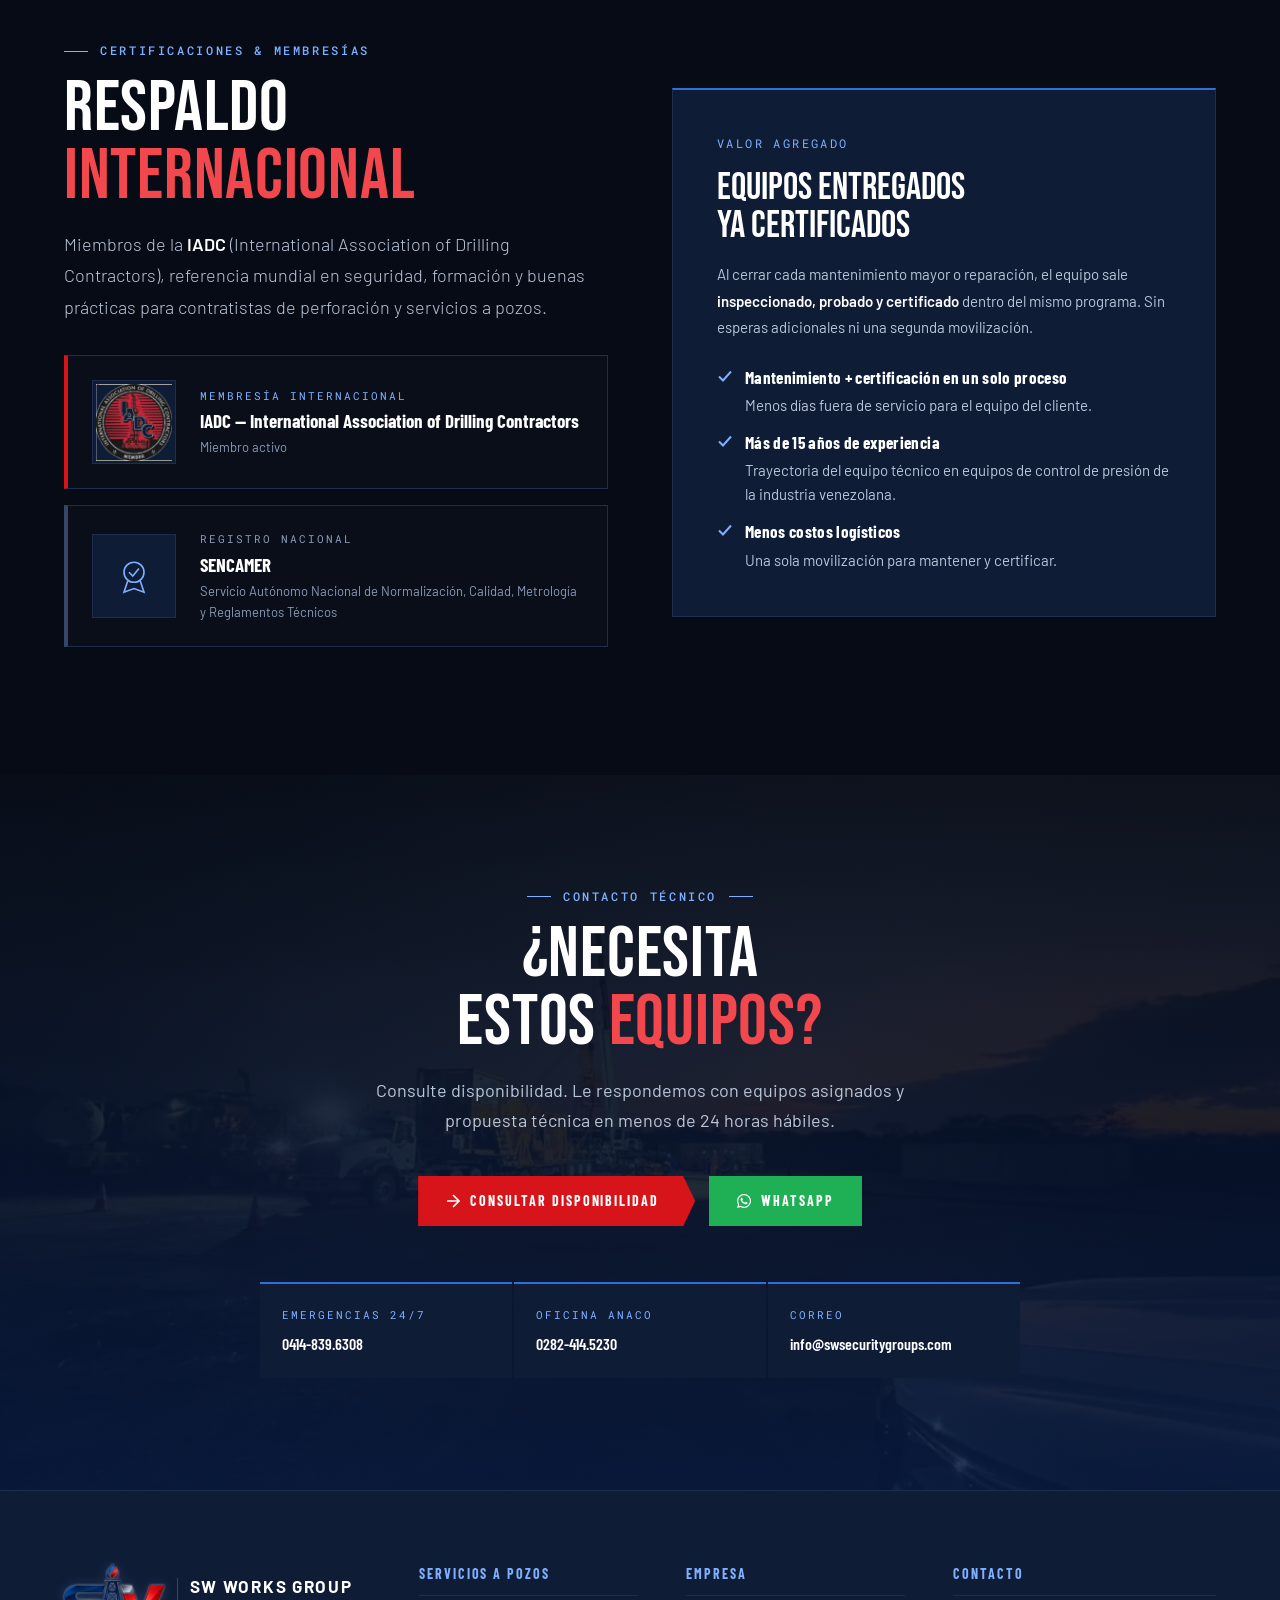
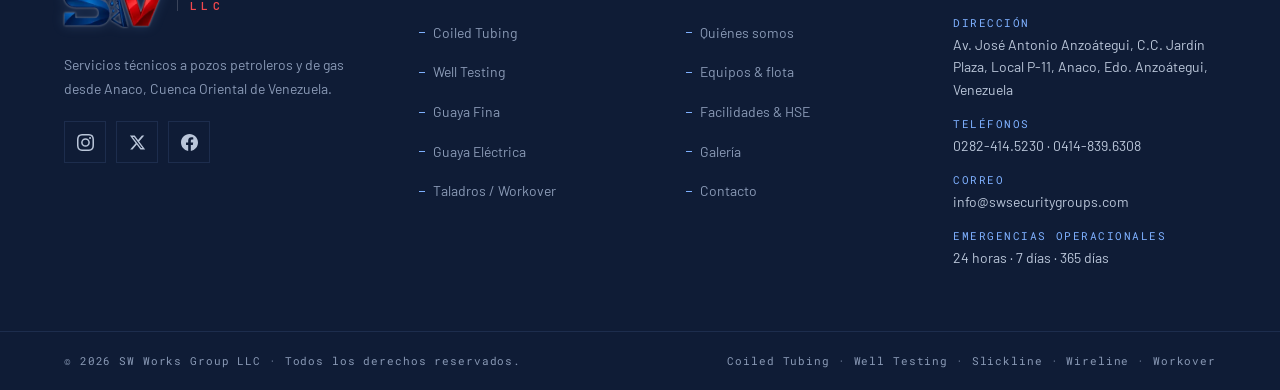
<file: pages/flota.html>
<!DOCTYPE html>
<html lang="es">
<head>
<meta charset="UTF-8">
<meta name="viewport" content="width=device-width, initial-scale=1">
<title>Equipos y Flota | SW Works Group LLC</title>
<meta name="description" content="Unidad de Coiled Tubing con cabina Jereh, bombas triplex de 600 HP, unidad de nitrógeno NT-181-NF de 10,000 psi, equipos de well testing, workover, grúas de 30 t y vacuums.">
<link rel="canonical" href="https://swworksgroup.com/pages/flota.html">
<meta name="theme-color" content="#060B16">
<meta property="og:type" content="website">
<meta property="og:locale" content="es_VE">
<meta property="og:site_name" content="SW Works Group LLC">
<meta property="og:title" content="Equipos y Flota | SW Works Group LLC">
<meta property="og:description" content="Unidad de Coiled Tubing con cabina Jereh, bombas triplex de 600 HP, unidad de nitrógeno NT-181-NF de 10,000 psi, equipos de well testing, workover, grúas de 30 t y vacuums.">
<meta property="og:url" content="https://swworksgroup.com/pages/flota.html">
<meta property="og:image" content="https://swworksgroup.com/img/og-image.jpg">
<meta property="og:image:width" content="1200">
<meta property="og:image:height" content="630">
<meta name="twitter:card" content="summary_large_image">
<link rel="icon" href="../img/favicon.png" type="image/png">
<link rel="apple-touch-icon" href="../img/apple-touch-icon.png">
<link rel="manifest" href="../site.webmanifest">
<link rel="preconnect" href="https://fonts.googleapis.com">
<link rel="preconnect" href="https://fonts.gstatic.com" crossorigin>
<link rel="stylesheet" href="https://fonts.googleapis.com/css2?family=Barlow+Condensed:wght@600;700&family=Barlow:wght@300;400;500;600&family=Bebas+Neue&family=Roboto+Mono:wght@400;500&display=swap">
<link rel="stylesheet" href="../css/global.css">
<link rel="preload" as="image" href="../img/ct_night_fleet.webp" fetchpriority="high">
<script>document.documentElement.classList.add('js')</script>
<script type="application/ld+json">{"@context": "https://schema.org", "@type": "LocalBusiness", "@id": "https://swworksgroup.com/#org", "name": "SW Works Group LLC", "alternateName": "SW Works Group", "url": "https://swworksgroup.com/", "logo": "https://swworksgroup.com/img/logo-sw-works-group.png", "image": "https://swworksgroup.com/img/og-image.jpg", "description": "Servicios a pozos petroleros y de gas en el Oriente de Venezuela: Coiled Tubing, Well Testing, Guaya Fina (Slickline), Guaya Eléctrica (Wireline), Workover y facilidades de superficie.", "telephone": "+582824145230", "email": "info@swsecuritygroups.com", "address": {"@type": "PostalAddress", "streetAddress": "Av. José Antonio Anzoátegui, C.C. Jardín Plaza, Local P-11", "addressLocality": "Anaco", "addressRegion": "Anzoátegui", "addressCountry": "VE"}, "areaServed": ["Anzoátegui", "Monagas", "Sucre", "Faja Petrolífera del Orinoco"], "openingHoursSpecification": [{"@type": "OpeningHoursSpecification", "dayOfWeek": ["Monday", "Tuesday", "Wednesday", "Thursday", "Friday"], "opens": "07:00", "closes": "17:00"}], "contactPoint": [{"@type": "ContactPoint", "telephone": "+584148396308", "contactType": "emergency", "availableLanguage": ["es", "en"], "hoursAvailable": "Mo-Su 00:00-23:59"}], "sameAs": ["https://www.instagram.com/swsecuritygroups/", "https://x.com/swsecurityworks", "https://www.facebook.com/profile.php?id=100068211665223"]}</script>
<script type="application/ld+json">{"@context": "https://schema.org", "@type": "BreadcrumbList", "itemListElement": [{"@type": "ListItem", "position": 1, "name": "Inicio", "item": "https://swworksgroup.com/"}, {"@type": "ListItem", "position": 2, "name": "Equipos y flota", "item": "https://swworksgroup.com/pages/flota.html"}]}</script>
</head>
<body>
<a class="skip-link" href="#main">Saltar al contenido</a>

<header>
<nav class="nav" aria-label="Principal">
  <a href="../index.html" class="nav-logo" aria-label="SW Works Group LLC — Inicio">
    <span class="brand"><img class="brand-mark" src="../img/brand-mark.webp" alt="" width="236" height="150"><span class="brand-word"><b>SW Works Group</b><small>LLC</small></span></span>
  </a>
  <ul class="nav-links">
    <li><a href="empresa.html">Empresa</a></li>
    <li class="has-drop">
      <a href="servicios.html">Servicios a Pozos <svg class="nav-caret" viewBox="0 0 10 6" fill="none" stroke="currentColor" stroke-width="1.5" aria-hidden="true"><path d="M1 1l4 4 4-4"/></svg></a>
      <ul class="nav-drop"><li><a href="coiled-tubing.html">Coiled Tubing <small>Tubería continua</small></a></li><li><a href="well-testing.html">Well Testing <small>Pruebas de pozo</small></a></li><li><a href="slickline.html">Guaya Fina <small>Slickline</small></a></li><li><a href="wireline.html">Guaya Eléctrica <small>Wireline</small></a></li><li><a href="workover.html">Taladros / Workover <small>Rehabilitación</small></a></li></ul>
    </li>
    <li><a href="flota.html" aria-current="page">Equipos &amp; Flota</a></li>
    <li><a href="facilidades.html">Facilidades &amp; HSE</a></li>
    <li><a href="galeria.html">Galería</a></li>
    <li><a href="contacto.html" class="nav-cta">Solicitar Servicio</a></li>
  </ul>
  <button class="nav-burger" type="button" aria-label="Abrir menú" aria-expanded="false" aria-controls="nav-mobile">
    <span></span><span></span><span></span>
  </button>
</nav>
<nav class="nav-mobile" id="nav-mobile" aria-label="Menú móvil">
  <a href="../index.html">Inicio</a>
  <a href="empresa.html">Empresa</a>
  <a href="servicios.html">Servicios a Pozos</a>
  <a href="coiled-tubing.html" class="sub">Coiled Tubing</a><a href="well-testing.html" class="sub">Well Testing</a><a href="slickline.html" class="sub">Guaya Fina</a><a href="wireline.html" class="sub">Guaya Eléctrica</a><a href="workover.html" class="sub">Taladros / Workover</a>
  <a href="flota.html" aria-current="page">Equipos &amp; Flota</a>
  <a href="facilidades.html">Facilidades &amp; HSE</a>
  <a href="galeria.html">Galería</a>
  <a href="contacto.html" class="nav-cta-mob">Solicitar Servicio</a>
  <a href="tel:+584148396308" class="nav-mob-tel">Emergencias 24/7 · 0414-839.6308</a>
</nav>
</header>
<main id="main">
<section class="page-hero">
  <img src="../img/ct_night_fleet.webp" alt="Flota de Coiled Tubing desplegada de noche en locación" width="1200" height="900" fetchpriority="high" decoding="async">
  <div class="page-hero-content">
    <ol class="crumbs" aria-label="Ruta de navegación"><li><a href="../index.html">Inicio</a></li><li aria-current="page">Equipos &amp; flota</li></ol>
    <div class="stag">Infraestructura técnica</div>
    <h1>Equipos<br>&amp; <em>flota</em></h1>
    <p class="page-hero-lead">Flota propia, inspeccionada y certificada para movilizarse en menos de 24 horas.</p>
    <div class="page-hero-line"></div>
  </div>
</section>

<div class="stats-bar" role="list" aria-label="Datos de la flota">
  <div class="stat" role="listitem"><div class="stat-n">2×<span data-count="600">600</span></div><div class="stat-l">HP · Bombas triplex</div></div>
  <div class="stat" role="listitem"><div class="stat-n"><span data-count="10000">10,000</span></div><div class="stat-l">psi · Unidad de N₂</div></div>
  <div class="stat" role="listitem"><div class="stat-n"><span data-count="30">30</span><small>t</small></div><div class="stat-l">Capacidad de grúa</div></div>
  <div class="stat" role="listitem"><div class="stat-n"><span data-count="10000">10,000</span></div><div class="stat-l">ft · Tubería 1¾"</div></div>
  <div class="stat" role="listitem"><div class="stat-n">24/7</div><div class="stat-l">Disponibilidad</div></div>
</div>
<section class="section section--dark equip-section" aria-labelledby="eq-1">
  <div class="stag">01 / Unidad principal</div>
  <div class="equip" style="margin-top:28px">
    <div class="framed rev"><img src="../img/reel_close.webp" alt="Carrete de trabajo de la unidad de Coiled Tubing" width="878" height="900" loading="lazy" decoding="async"></div>
    <div class="equip-info rev d1">
      <h2 id="eq-1">Unidad de<br><em>Coiled Tubing</em></h2>
      <p>Unidad de tubería continua de alta capacidad montada sobre remolque, con cabezal inyector, carrete de trabajo, cabina de control Jereh y stack BOP de control de pozo. Diseñada para operar con la máxima longitud de tubería en las condiciones exigentes de los campos venezolanos.</p>
      <table class="specs"><tr><th scope="row">Tubería</th><td>1¾" · hasta 10,000 ft</td></tr><tr><th scope="row">Designación</th><td>Unidad SW 100K</td></tr><tr><th scope="row">Montaje</th><td>Remolque</td></tr><tr><th scope="row">Control</th><td>Cabina Jereh</td></tr><tr><th scope="row">Control de pozo</th><td>Stack BOP + stripper</td></tr></table>
    </div>
  </div><div class="equip-sub rev"><figure class="tile"><img src="../img/stack_technician.webp" alt="Técnico trabajando sobre el stack BOP" width="900" height="840" loading="lazy" decoding="async"><figcaption class="tile-cap"><span>Control de pozo</span><p>Técnico en el stack BOP</p></figcaption></figure><figure class="tile"><img src="../img/ct_manifold.webp" alt="Líneas de alta presión de la unidad" width="900" height="1200" loading="lazy" decoding="async"><figcaption class="tile-cap"><span>Superficie</span><p>Líneas y conexiones de alta presión</p></figcaption></figure><figure class="tile"><img src="../img/injector_close.webp" alt="Stack BOP bajo el cabezal inyector" width="900" height="1200" loading="lazy" decoding="async"><figcaption class="tile-cap"><span>Inyector</span><p>Stack BOP bajo el inyector</p></figcaption></figure><figure class="tile"><img src="../img/tech_wellhead.webp" alt="Técnico en altura sobre el cabezal del pozo" width="486" height="1080" loading="lazy" decoding="async"><figcaption class="tile-cap"><span>Operación en pozo</span><p>Trabajo en altura certificado</p></figcaption></figure><figure class="tile"><img src="../img/cabin_exterior.webp" alt="Exterior de la cabina de control en locación" width="900" height="506" loading="lazy" decoding="async"><figcaption class="tile-cap"><span>Cabina</span><p>Cabina de control en locación</p></figcaption></figure><figure class="tile"><img src="../img/control_cabin.webp" alt="Operadores en cabina durante la operación" width="800" height="602" loading="lazy" decoding="async"><figcaption class="tile-cap"><span>Monitoreo</span><p>Operación desde cabina</p></figcaption></figure></div>
</section>
<section class="section section--black equip-section" aria-labelledby="eq-2">
  <div class="stag">02 / Control operacional</div>
  <div class="equip equip--rev" style="margin-top:28px">
    <div class="framed rev"><img src="../img/jereh_cabin.webp" alt="Panel completo de la cabina de control Jereh" width="900" height="675" loading="lazy" decoding="async"></div>
    <div class="equip-info rev d1">
      <h2 id="eq-2">Cabina<br><em>Jereh</em></h2>
      <p>Cabina de control de fabricación Jereh con pantalla táctil, manómetros de alta precisión y mandos hidráulicos del inyector, carrete y stack BOP. El operador mantiene vista directa al carrete y al inyector y monitorea peso, presiones y profundidad en tiempo real.</p>
      <table class="specs"><tr><th scope="row">Fabricante</th><td>Jereh</td></tr><tr><th scope="row">Interfaz</th><td>Pantalla táctil + instrumentación analógica</td></tr><tr><th scope="row">Instrumentación</th><td>Panel múltiple de manómetros</td></tr><tr><th scope="row">Monitoreo</th><td>Tiempo real</td></tr><tr><th scope="row">Visibilidad</th><td>Directa a carrete e inyector</td></tr></table>
    </div>
  </div>
</section>
<section class="cta" style="text-align:left" aria-labelledby="ready-title">
  <img src="../img/ct_night_fleet.webp" alt="" width="1200" height="900" loading="lazy" decoding="async">
  <div class="cta-c rev" style="max-width:var(--maxw);margin:0">
    <div class="stag">Filosofía operacional</div>
    <h2 class="sh2" id="ready-title">Siempre <em>listos</em></h2>
    <p style="margin:0;max-width:560px">Nuestros equipos se mantienen certificados y operativos para iniciar de inmediato. La flota puede desplegarse en menos de 24 horas desde la solicitud del cliente.</p>
  </div>
</section>
<section class="section section--dark equip-section" aria-labelledby="eq-3">
  <div class="stag">03 / Sistema de bombeo</div>
  <div class="equip" style="margin-top:28px">
    <div class="framed rev"><img src="../img/detroit_engine.webp" alt="Motor Detroit Diesel de la unidad de bombeo" width="900" height="675" loading="lazy" decoding="async"></div>
    <div class="equip-info rev d1">
      <h2 id="eq-3">Bombas triplex<br><em>600 HP</em></h2>
      <p>Dos unidades de bombeo de fluidos a alta presión (WT 1201 y WT 1202), cada una con bomba triplex de 600 HP accionada por motor Detroit Diesel, con tanques de desplazamiento y mezclado y bomba centrífuga de alimentación.</p>
      <table class="specs"><tr><th scope="row">Unidades</th><td>WT 1201 · WT 1202</td></tr><tr><th scope="row">Potencia</th><td>600 BHP @ 2,200 rpm c/u</td></tr><tr><th scope="row">Motor</th><td>Detroit Diesel</td></tr><tr><th scope="row">Émbolos</th><td>3"</td></tr><tr><th scope="row">Tanques de desplazamiento</th><td>2 × 11 bbl con mezclado</td></tr><tr><th scope="row">Bomba de alimentación</th><td>Centrífuga 5" × 4"</td></tr></table>
    </div>
  </div>
</section>
<section class="section section--dark2 equip-section" aria-labelledby="eq-4">
  <div class="stag">04 / Well Testing</div>
  <div class="equip equip--rev" style="margin-top:28px">
    <div class="framed rev"><img src="../img/well_testing.webp" alt="Tren de prueba de pozo con quemador encendido" width="900" height="425" loading="lazy" decoding="async"></div>
    <div class="equip-info rev d1">
      <h2 id="eq-4">Equipos de<br><em>well testing</em></h2>
      <p>Tren completo de prueba de producción con choke manifold, separador y quemador. Permite medir y controlar el flujo de crudo, gas y agua del pozo durante la prueba y quemar el gas de forma segura.</p>
      <table class="specs"><tr><th scope="row">Configuración</th><td>Choke manifold + separador + quemador</td></tr><tr><th scope="row">Medición</th><td>Crudo · gas · agua</td></tr><tr><th scope="row">Operación</th><td>Continua 24/7</td></tr><tr><th scope="row">Montaje</th><td>Remolque · movilizable</td></tr></table>
    </div>
  </div>
</section>
<section class="section section--dark equip-section" aria-labelledby="eq-5">
  <div class="stag">05 / Taladros &amp; workover</div>
  <div class="equip" style="margin-top:28px">
    <div class="framed rev"><img src="../img/workover_rig.webp" alt="Taladro de workover con torre levantada" width="486" height="1080" loading="lazy" decoding="async"></div>
    <div class="equip-info rev d1">
      <h2 id="eq-5">Taladros<br><em>workover</em></h2>
      <p>Equipos de rehabilitación para cambio de completaciones, cabillas y bombas de subsuelo, con stacks BOP, strippers y herramientas de limpieza, más equipos de apoyo propios para la locación.</p>
      <table class="specs"><tr><th scope="row">Trabajos</th><td>Tubería · cabillas · completaciones</td></tr><tr><th scope="row">Control de pozo</th><td>Stacks BOP completos</td></tr><tr><th scope="row">Strippers</th><td>Incluidos</td></tr><tr><th scope="row">Grúas auxiliares</th><td>2 × 30 t</td></tr><tr><th scope="row">Camiones vacuum</th><td>2 × 36,000 L</td></tr><tr><th scope="row">Tanques en locación</th><td>4 × 500 bbl</td></tr><tr><th scope="row">Cobertura</th><td>Nacional</td></tr></table>
    </div>
  </div><div class="equip-sub equip-sub--2 rev"><figure class="tile"><img src="../img/fleet_rain.webp" alt="Flota de apoyo bajo lluvia en locación" width="1000" height="562" loading="lazy" decoding="async"><figcaption class="tile-cap"><span>Flota de apoyo</span><p>Operativos bajo cualquier clima</p></figcaption></figure><figure class="tile"><img src="../img/scba_equipment.webp" alt="Equipos de respiración autónoma MSA en sus estuches" width="900" height="675" loading="lazy" decoding="async"><figcaption class="tile-cap"><span>HSE</span><p>Equipos de respiración autónoma MSA</p></figcaption></figure></div><div class="callout rev mt-l"><svg viewBox="0 0 32 32" aria-hidden="true"><path d="M16 3l11 4v8c0 7-5 12-11 14C10 27 5 22 5 15V7z"/><path d="M11 16l4 4 7-8"/></svg><div><h3>HSE integrado en cada operación</h3><p>Todos los equipos operan bajo protocolos HSE. El personal está formado en atmósferas peligrosas, control de derrames y uso de equipos de protección, y contamos con equipos de respiración autónoma MSA para trabajos con presencia potencial de H₂S.</p></div></div>
</section>
<section class="section section--black equip-section" aria-labelledby="eq-6">
  <div class="stag">06 / Unidad de nitrógeno</div>
  <div class="equip-info" style="margin-top:28px">
    <h2 id="eq-6">Stewart &amp; Stevenson<br><em>NT-181-NF</em></h2>
    <p style="max-width:720px">Unidad de bombeo de nitrógeno montada sobre remolque, capaz de entregar nitrógeno gaseoso a alta presión con temperatura de descarga controlada. Clave para inducción, estimulación con fluidos energizados, purgas y pruebas de hermeticidad.</p>
  </div>
  <div class="cert-grid rev" style="align-items:stretch">
    <div class="panel"><div class="panel-tag">Especificaciones</div>
      <table class="specs"><tr><th scope="row">Modelo</th><td>NT-181-NF</td></tr><tr><th scope="row">Caudal</th><td>hasta 3,000 scfm</td></tr><tr><th scope="row">Presión máxima</th><td>10,000 psi</td></tr><tr><th scope="row">Motor</th><td>Detroit Diesel · 600 BHP @ 2,100 rpm</td></tr><tr><th scope="row">Montaje</th><td>Remolque · movilizable</td></tr></table>
    </div>
    <div class="panel"><div class="panel-tag">Aplicaciones</div>
      <ul class="checks"><li><span>Inducción de pozos y levantamiento con N₂</span></li><li><span>Estimulación con fluidos nitrogenados y espumas</span></li><li><span>Purga y desplazamiento de líneas a alta presión</span></li><li><span>Soporte a operaciones de control de pozo</span></li><li><span>Pruebas de hermeticidad de tuberías y equipos de superficie</span></li></ul>
    </div>
  </div>
</section>
<section class="section section--black" id="certificaciones" aria-labelledby="cert-title">
  <div class="cert-grid">
    <div class="rev">
      <div class="stag">Certificaciones &amp; membresías</div>
      <h2 class="sh2" id="cert-title">Respaldo<br><em>internacional</em></h2>
      <p class="slead" style="margin-bottom:32px">Miembros de la <strong>IADC</strong> (International Association of Drilling Contractors), referencia mundial en seguridad, formación y buenas prácticas para contratistas de perforación y servicios a pozos.</p>
      <div class="cert">
        <div class="cert-logo"><img src="../img/iadc_logo.webp" alt="Logo de miembro IADC" width="160" height="162" loading="lazy"></div>
        <div><small>Membresía internacional</small><b>IADC — International Association of Drilling Contractors</b><span>Miembro activo</span></div>
      </div>
      <div class="cert cert--muted">
        <div class="cert-logo"><svg viewBox="0 0 32 32" aria-hidden="true"><circle cx="16" cy="13" r="8"/><path d="M12 13l3 3 5-6M11 20l-3 9 8-3 8 3-3-9"/></svg></div>
        <div><small>Registro nacional</small><b>SENCAMER</b><span>Servicio Autónomo Nacional de Normalización, Calidad, Metrología y Reglamentos Técnicos</span></div>
      </div>
    </div>
    <div class="panel rev d2">
      <div class="panel-tag">Valor agregado</div>
      <h3>Equipos entregados<br>ya certificados</h3>
      <p>Al cerrar cada mantenimiento mayor o reparación, el equipo sale <strong>inspeccionado, probado y certificado</strong> dentro del mismo programa. Sin esperas adicionales ni una segunda movilización.</p>
      <ul class="checks"><li><span><strong>Mantenimiento + certificación en un solo proceso</strong>Menos días fuera de servicio para el equipo del cliente.</span></li><li><span><strong>Más de 15 años de experiencia</strong>Trayectoria del equipo técnico en equipos de control de presión de la industria venezolana.</span></li><li><span><strong>Menos costos logísticos</strong>Una sola movilización para mantener y certificar.</span></li></ul>
    </div>
  </div>
</section></main>
<section class="cta" aria-labelledby="cta-title">
  <img src="../img/sunset_operation.webp" alt="" width="1080" height="810" loading="lazy" decoding="async">
  <div class="cta-c rev">
    <div class="stag stag--center">Contacto técnico</div>
    <h2 class="sh2" id="cta-title">¿Necesita<br>estos <em>equipos?</em></h2>
    <p>Consulte disponibilidad. Le respondemos con equipos asignados y propuesta técnica en menos de 24 horas hábiles.</p>
    <div class="btn-row">
      <a href="contacto.html" class="btn btn-primary"><svg viewBox="0 0 14 14" fill="none" stroke="currentColor" stroke-width="1.6" aria-hidden="true"><path d="M1 7h12M7 1l6 6-6 6"/></svg> Consultar disponibilidad</a>
      <a href="https://wa.me/584148396308" class="btn btn-wa" target="_blank" rel="noopener"><svg width="18" height="18" fill="currentColor" viewBox="0 0 24 24" aria-hidden="true"><path d="M17.47 14.38c-.3-.15-1.76-.87-2.03-.97-.27-.1-.47-.15-.67.15-.2.3-.77.97-.94 1.17-.17.2-.35.22-.64.07-.3-.15-1.26-.46-2.4-1.48-.89-.79-1.49-1.77-1.66-2.07-.17-.3-.02-.46.13-.6.13-.14.3-.35.45-.52.15-.18.2-.3.3-.5.1-.2.05-.38-.02-.53-.08-.15-.67-1.62-.92-2.22-.24-.58-.49-.5-.67-.51h-.57c-.2 0-.52.07-.8.37-.27.3-1.04 1.02-1.04 2.48s1.07 2.88 1.21 3.08c.15.2 2.1 3.2 5.08 4.49.71.31 1.26.49 1.7.63.71.22 1.36.19 1.87.12.57-.09 1.76-.72 2-1.41.25-.7.25-1.29.18-1.41-.08-.13-.27-.2-.57-.35M12.05 21.8h-.01a9.87 9.87 0 01-5.03-1.38l-.36-.21-3.74.98 1-3.65-.24-.37a9.86 9.86 0 01-1.51-5.26c0-5.45 4.44-9.88 9.9-9.88 2.64 0 5.12 1.03 6.99 2.9a9.82 9.82 0 012.89 6.99c0 5.45-4.44 9.88-9.89 9.88m8.41-18.3A11.81 11.81 0 0012.05 0C5.5 0 .16 5.34.16 11.89c0 2.1.55 4.14 1.59 5.95L.06 24l6.3-1.65a11.88 11.88 0 005.68 1.45h.01c6.55 0 11.89-5.34 11.89-11.89 0-3.18-1.24-6.16-3.48-8.41"/></svg> WhatsApp</a>
    </div>
    <div class="cta-contacts">
      <div class="citem"><small>Emergencias 24/7</small><a href="tel:+584148396308">0414-839.6308</a></div>
      <div class="citem"><small>Oficina Anaco</small><a href="tel:+582824145230">0282-414.5230</a></div>
      <div class="citem"><small>Correo</small><a href="mailto:info@swsecuritygroups.com">info@swsecuritygroups.com</a></div>
    </div>
  </div>
</section>

<footer class="footer">
  <div class="footer-top">
    <div class="footer-brand">
      <div class="footer-logo"><span class="brand"><img class="brand-mark" src="../img/brand-mark.webp" alt="" width="236" height="150" loading="lazy"><span class="brand-word"><b>SW Works Group</b><small>LLC</small></span></span></div>
      <p>Servicios técnicos a pozos petroleros y de gas desde Anaco, Cuenca Oriental de Venezuela.</p>
      <div class="social-links"><a href="https://www.instagram.com/swsecuritygroups/" class="social-link" target="_blank" rel="noopener" aria-label="Instagram"><svg viewBox="0 0 24 24" aria-hidden="true"><path d="M12 2.16c3.2 0 3.58.01 4.85.07 3.25.15 4.77 1.69 4.92 4.92.06 1.27.07 1.65.07 4.85s-.01 3.58-.07 4.85c-.15 3.23-1.66 4.77-4.92 4.92-1.27.06-1.64.07-4.85.07s-3.58-.01-4.85-.07c-3.26-.15-4.77-1.7-4.92-4.92C2.17 15.58 2.16 15.2 2.16 12s.01-3.58.07-4.85C2.38 3.92 3.9 2.38 7.15 2.23 8.42 2.17 8.8 2.16 12 2.16zM12 0C8.74 0 8.33.01 7.05.07 2.7.27.27 2.69.07 7.05.01 8.33 0 8.74 0 12s.01 3.67.07 4.95c.2 4.36 2.62 6.78 6.98 6.98C8.33 23.99 8.74 24 12 24s3.67-.01 4.95-.07c4.35-.2 6.78-2.62 6.98-6.98.06-1.28.07-1.69.07-4.95s-.01-3.67-.07-4.95c-.2-4.35-2.62-6.78-6.98-6.98C15.67.01 15.26 0 12 0zm0 5.84a6.16 6.16 0 100 12.32 6.16 6.16 0 000-12.32zM12 16a4 4 0 110-8 4 4 0 010 8zm6.41-11.85a1.44 1.44 0 100 2.88 1.44 1.44 0 000-2.88z"/></svg></a><a href="https://x.com/swsecurityworks" class="social-link" target="_blank" rel="noopener" aria-label="X (Twitter)"><svg viewBox="0 0 24 24" aria-hidden="true"><path d="M18.24 2.25h3.31l-7.23 8.26 8.5 11.24h-6.65l-5.21-6.82-5.97 6.82H1.68l7.73-8.84L1.25 2.25H8.08l4.71 6.23zm-1.16 17.52h1.83L7.08 4.13H5.12z"/></svg></a><a href="https://www.facebook.com/profile.php?id=100068211665223" class="social-link" target="_blank" rel="noopener" aria-label="Facebook"><svg viewBox="0 0 24 24" aria-hidden="true"><path d="M24 12.07C24 5.41 18.63 0 12 0S0 5.4 0 12.07C0 18.1 4.39 23.1 10.13 24v-8.44H7.08v-3.49h3.04V9.41c0-3.02 1.8-4.7 4.54-4.7 1.31 0 2.68.24 2.68.24v2.97h-1.5c-1.5 0-1.96.93-1.96 1.89v2.26h3.33l-.53 3.49h-2.8V24C19.62 23.1 24 18.1 24 12.07"/></svg></a></div>
    </div>
    <div class="footer-col">
      <h2>Servicios a Pozos</h2>
      <ul><li><a href="coiled-tubing.html">Coiled Tubing <span class="sr-only">(Tubería continua)</span></a></li><li><a href="well-testing.html">Well Testing <span class="sr-only">(Pruebas de pozo)</span></a></li><li><a href="slickline.html">Guaya Fina <span class="sr-only">(Slickline)</span></a></li><li><a href="wireline.html">Guaya Eléctrica <span class="sr-only">(Wireline)</span></a></li><li><a href="workover.html">Taladros / Workover <span class="sr-only">(Rehabilitación)</span></a></li></ul>
    </div>
    <div class="footer-col">
      <h2>Empresa</h2>
      <ul>
        <li><a href="empresa.html">Quiénes somos</a></li>
        <li><a href="flota.html">Equipos &amp; flota</a></li>
        <li><a href="facilidades.html">Facilidades &amp; HSE</a></li>
        <li><a href="galeria.html">Galería</a></li>
        <li><a href="contacto.html">Contacto</a></li>
      </ul>
    </div>
    <div class="footer-col">
      <h2>Contacto</h2>
      <div class="fci"><small>Dirección</small><span>Av. José Antonio Anzoátegui, C.C. Jardín Plaza, Local P-11, Anaco, Edo. Anzoátegui, Venezuela</span></div>
      <div class="fci"><small>Teléfonos</small><span><a href="tel:+582824145230">0282-414.5230</a> · <a href="tel:+584148396308">0414-839.6308</a></span></div>
      <div class="fci"><small>Correo</small><a href="mailto:info@swsecuritygroups.com">info@swsecuritygroups.com</a></div>
      <div class="fci"><small>Emergencias operacionales</small><span>24 horas · 7 días · 365 días</span></div>
    </div>
  </div>
  <div class="footer-bottom">
    <p>&copy; <span data-year>2026</span> SW Works Group LLC · Todos los derechos reservados.</p>
    <p>Coiled Tubing · Well Testing · Slickline · Wireline · Workover</p>
  </div>
</footer>
<a class="wa-float" href="https://wa.me/584148396308?text=Hola,%20necesito%20información%20sobre%20servicios%20a%20pozos." target="_blank" rel="noopener" aria-label="Escríbenos por WhatsApp"><svg viewBox="0 0 24 24" aria-hidden="true"><path d="M17.47 14.38c-.3-.15-1.76-.87-2.03-.97-.27-.1-.47-.15-.67.15-.2.3-.77.97-.94 1.17-.17.2-.35.22-.64.07-.3-.15-1.26-.46-2.4-1.48-.89-.79-1.49-1.77-1.66-2.07-.17-.3-.02-.46.13-.6.13-.14.3-.35.45-.52.15-.18.2-.3.3-.5.1-.2.05-.38-.02-.53-.08-.15-.67-1.62-.92-2.22-.24-.58-.49-.5-.67-.51h-.57c-.2 0-.52.07-.8.37-.27.3-1.04 1.02-1.04 2.48s1.07 2.88 1.21 3.08c.15.2 2.1 3.2 5.08 4.49.71.31 1.26.49 1.7.63.71.22 1.36.19 1.87.12.57-.09 1.76-.72 2-1.41.25-.7.25-1.29.18-1.41-.08-.13-.27-.2-.57-.35M12.05 21.8h-.01a9.87 9.87 0 01-5.03-1.38l-.36-.21-3.74.98 1-3.65-.24-.37a9.86 9.86 0 01-1.51-5.26c0-5.45 4.44-9.88 9.9-9.88 2.64 0 5.12 1.03 6.99 2.9a9.82 9.82 0 012.89 6.99c0 5.45-4.44 9.88-9.89 9.88m8.41-18.3A11.81 11.81 0 0012.05 0C5.5 0 .16 5.34.16 11.89c0 2.1.55 4.14 1.59 5.95L.06 24l6.3-1.65a11.88 11.88 0 005.68 1.45h.01c6.55 0 11.89-5.34 11.89-11.89 0-3.18-1.24-6.16-3.48-8.41"/></svg><span class="wa-float-label">¿Necesitas un servicio? Escríbenos</span></a>
<script src="../js/global.js" defer></script>
</body>
</html>
</file>
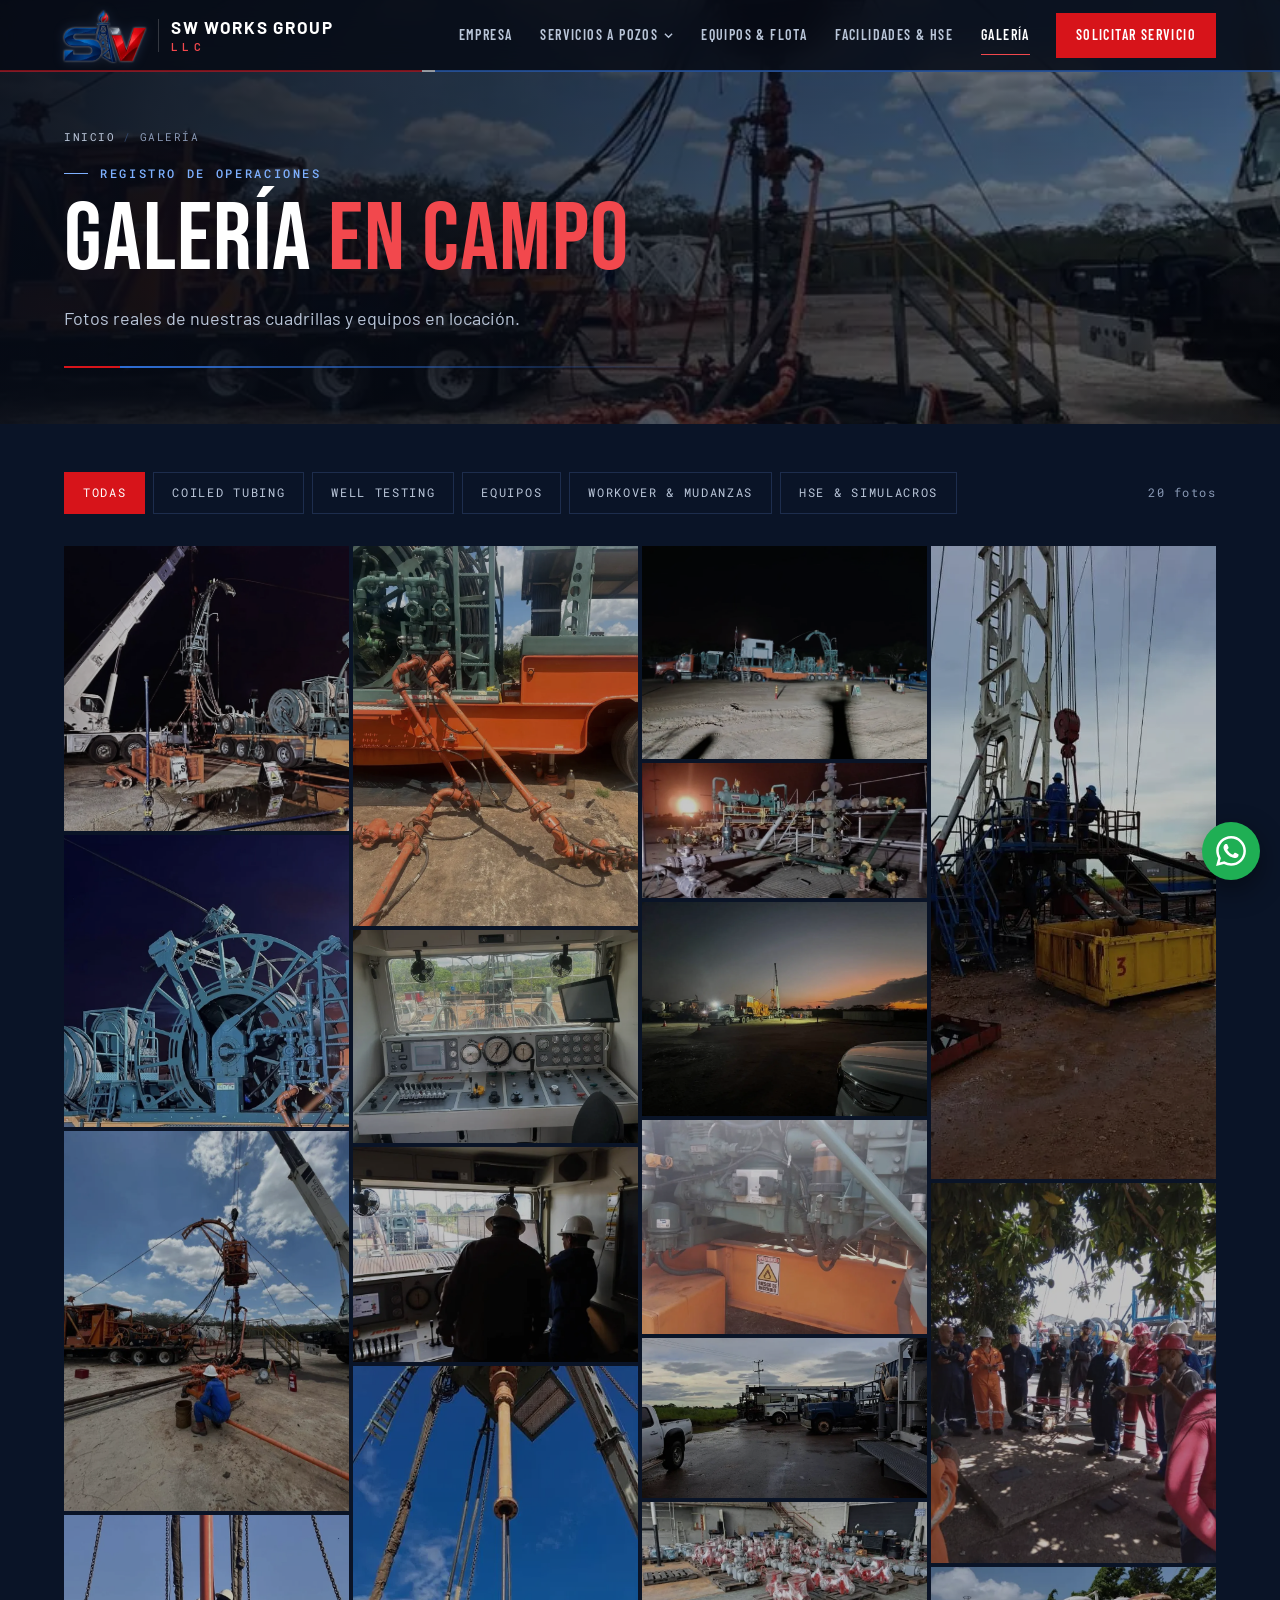
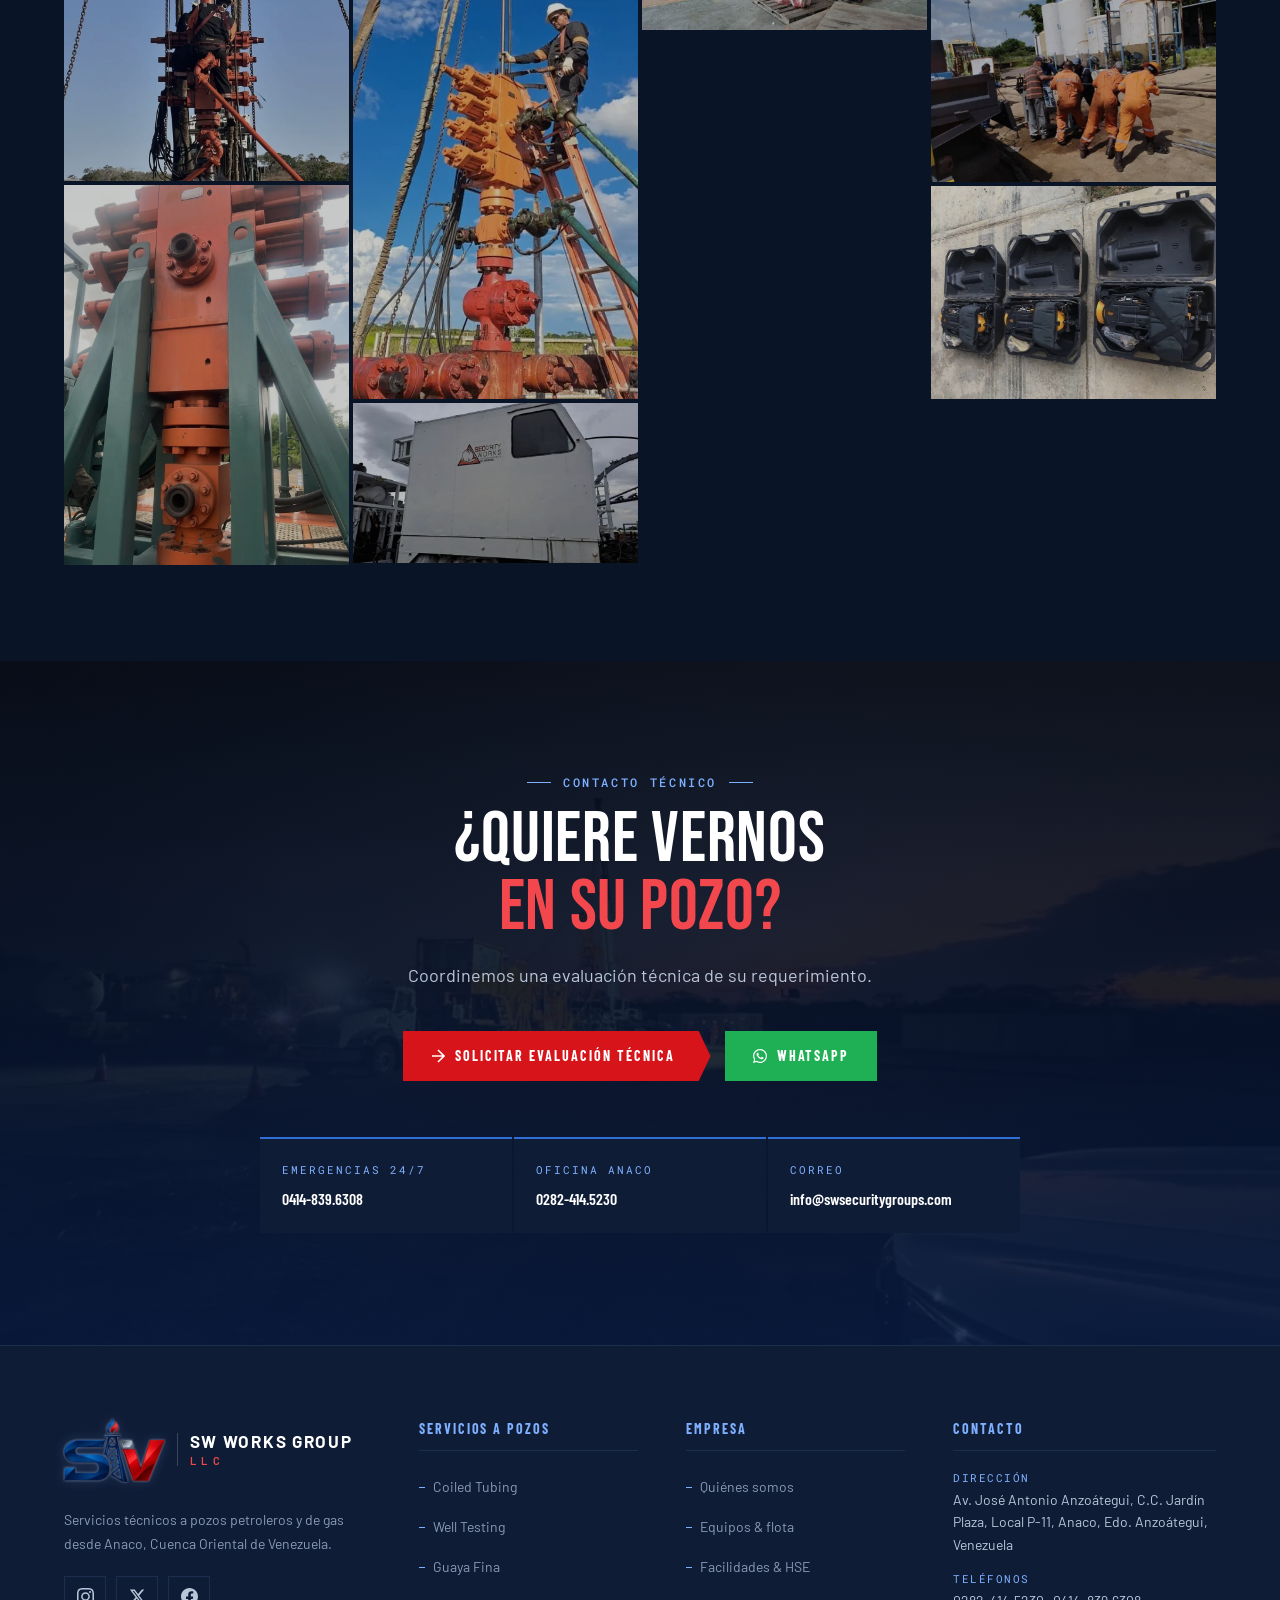
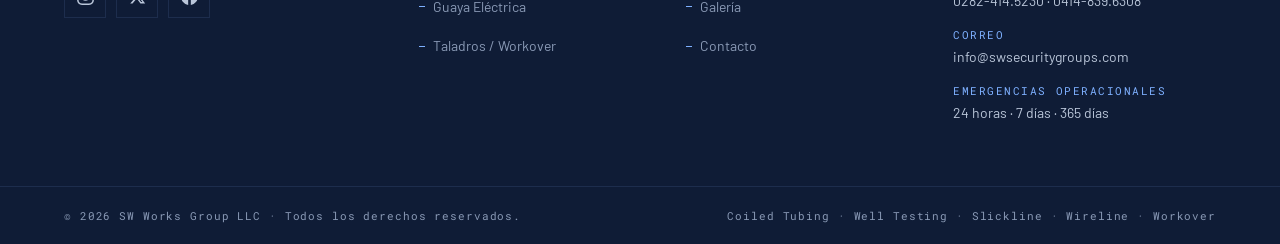
<file: pages/galeria.html>
<!DOCTYPE html>
<html lang="es">
<head>
<meta charset="UTF-8">
<meta name="viewport" content="width=device-width, initial-scale=1">
<title>Galería de Operaciones | SW Works Group LLC</title>
<meta name="description" content="Fotos reales de nuestras operaciones: Coiled Tubing, well testing, workover, mudanza de taladros, simulacros HSE y monitoreo de atmósferas peligrosas en Venezuela.">
<link rel="canonical" href="https://swworksgroup.com/pages/galeria.html">
<meta name="theme-color" content="#060B16">
<meta property="og:type" content="website">
<meta property="og:locale" content="es_VE">
<meta property="og:site_name" content="SW Works Group LLC">
<meta property="og:title" content="Galería de Operaciones | SW Works Group LLC">
<meta property="og:description" content="Fotos reales de nuestras operaciones: Coiled Tubing, well testing, workover, mudanza de taladros, simulacros HSE y monitoreo de atmósferas peligrosas en Venezuela.">
<meta property="og:url" content="https://swworksgroup.com/pages/galeria.html">
<meta property="og:image" content="https://swworksgroup.com/img/og-image.jpg">
<meta property="og:image:width" content="1200">
<meta property="og:image:height" content="630">
<meta name="twitter:card" content="summary_large_image">
<link rel="icon" href="../img/favicon.png" type="image/png">
<link rel="apple-touch-icon" href="../img/apple-touch-icon.png">
<link rel="manifest" href="../site.webmanifest">
<link rel="preconnect" href="https://fonts.googleapis.com">
<link rel="preconnect" href="https://fonts.gstatic.com" crossorigin>
<link rel="stylesheet" href="https://fonts.googleapis.com/css2?family=Barlow+Condensed:wght@600;700&family=Barlow:wght@300;400;500;600&family=Bebas+Neue&family=Roboto+Mono:wght@400;500&display=swap">
<link rel="stylesheet" href="../css/global.css">
<link rel="preload" as="image" href="../img/injector_national.webp" fetchpriority="high">
<script>document.documentElement.classList.add('js')</script>
<script type="application/ld+json">{"@context": "https://schema.org", "@type": "LocalBusiness", "@id": "https://swworksgroup.com/#org", "name": "SW Works Group LLC", "alternateName": "SW Works Group", "url": "https://swworksgroup.com/", "logo": "https://swworksgroup.com/img/logo-sw-works-group.png", "image": "https://swworksgroup.com/img/og-image.jpg", "description": "Servicios a pozos petroleros y de gas en el Oriente de Venezuela: Coiled Tubing, Well Testing, Guaya Fina (Slickline), Guaya Eléctrica (Wireline), Workover y facilidades de superficie.", "telephone": "+582824145230", "email": "info@swsecuritygroups.com", "address": {"@type": "PostalAddress", "streetAddress": "Av. José Antonio Anzoátegui, C.C. Jardín Plaza, Local P-11", "addressLocality": "Anaco", "addressRegion": "Anzoátegui", "addressCountry": "VE"}, "areaServed": ["Anzoátegui", "Monagas", "Sucre", "Faja Petrolífera del Orinoco"], "openingHoursSpecification": [{"@type": "OpeningHoursSpecification", "dayOfWeek": ["Monday", "Tuesday", "Wednesday", "Thursday", "Friday"], "opens": "07:00", "closes": "17:00"}], "contactPoint": [{"@type": "ContactPoint", "telephone": "+584148396308", "contactType": "emergency", "availableLanguage": ["es", "en"], "hoursAvailable": "Mo-Su 00:00-23:59"}], "sameAs": ["https://www.instagram.com/swsecuritygroups/", "https://x.com/swsecurityworks", "https://www.facebook.com/profile.php?id=100068211665223"]}</script>
<script type="application/ld+json">{"@context": "https://schema.org", "@type": "BreadcrumbList", "itemListElement": [{"@type": "ListItem", "position": 1, "name": "Inicio", "item": "https://swworksgroup.com/"}, {"@type": "ListItem", "position": 2, "name": "Galería", "item": "https://swworksgroup.com/pages/galeria.html"}]}</script>
</head>
<body>
<a class="skip-link" href="#main">Saltar al contenido</a>

<header>
<nav class="nav" aria-label="Principal">
  <a href="../index.html" class="nav-logo" aria-label="SW Works Group LLC — Inicio">
    <span class="brand"><img class="brand-mark" src="../img/brand-mark.webp" alt="" width="236" height="150"><span class="brand-word"><b>SW Works Group</b><small>LLC</small></span></span>
  </a>
  <ul class="nav-links">
    <li><a href="empresa.html">Empresa</a></li>
    <li class="has-drop">
      <a href="servicios.html">Servicios a Pozos <svg class="nav-caret" viewBox="0 0 10 6" fill="none" stroke="currentColor" stroke-width="1.5" aria-hidden="true"><path d="M1 1l4 4 4-4"/></svg></a>
      <ul class="nav-drop"><li><a href="coiled-tubing.html">Coiled Tubing <small>Tubería continua</small></a></li><li><a href="well-testing.html">Well Testing <small>Pruebas de pozo</small></a></li><li><a href="slickline.html">Guaya Fina <small>Slickline</small></a></li><li><a href="wireline.html">Guaya Eléctrica <small>Wireline</small></a></li><li><a href="workover.html">Taladros / Workover <small>Rehabilitación</small></a></li></ul>
    </li>
    <li><a href="flota.html">Equipos &amp; Flota</a></li>
    <li><a href="facilidades.html">Facilidades &amp; HSE</a></li>
    <li><a href="galeria.html" aria-current="page">Galería</a></li>
    <li><a href="contacto.html" class="nav-cta">Solicitar Servicio</a></li>
  </ul>
  <button class="nav-burger" type="button" aria-label="Abrir menú" aria-expanded="false" aria-controls="nav-mobile">
    <span></span><span></span><span></span>
  </button>
</nav>
<nav class="nav-mobile" id="nav-mobile" aria-label="Menú móvil">
  <a href="../index.html">Inicio</a>
  <a href="empresa.html">Empresa</a>
  <a href="servicios.html">Servicios a Pozos</a>
  <a href="coiled-tubing.html" class="sub">Coiled Tubing</a><a href="well-testing.html" class="sub">Well Testing</a><a href="slickline.html" class="sub">Guaya Fina</a><a href="wireline.html" class="sub">Guaya Eléctrica</a><a href="workover.html" class="sub">Taladros / Workover</a>
  <a href="flota.html">Equipos &amp; Flota</a>
  <a href="facilidades.html">Facilidades &amp; HSE</a>
  <a href="galeria.html" aria-current="page">Galería</a>
  <a href="contacto.html" class="nav-cta-mob">Solicitar Servicio</a>
  <a href="tel:+584148396308" class="nav-mob-tel">Emergencias 24/7 · 0414-839.6308</a>
</nav>
</header>
<main id="main">
<section class="page-hero">
  <img src="../img/injector_national.webp" alt="Montaje del cabezal inyector con grúa" width="810" height="1080" fetchpriority="high" decoding="async">
  <div class="page-hero-content">
    <ol class="crumbs" aria-label="Ruta de navegación"><li><a href="../index.html">Inicio</a></li><li aria-current="page">Galería</li></ol>
    <div class="stag">Registro de operaciones</div>
    <h1>Galería <em>en campo</em></h1>
    <p class="page-hero-lead">Fotos reales de nuestras cuadrillas y equipos en locación.</p>
    <div class="page-hero-line"></div>
  </div>
</section>

<div class="filter-bar" role="group" aria-label="Filtrar fotos"><button type="button" class="filter-btn" data-filter="all" aria-pressed="true">Todas</button><button type="button" class="filter-btn" data-filter="ct" aria-pressed="false">Coiled Tubing</button><button type="button" class="filter-btn" data-filter="wt" aria-pressed="false">Well Testing</button><button type="button" class="filter-btn" data-filter="eq" aria-pressed="false">Equipos</button><button type="button" class="filter-btn" data-filter="wo" aria-pressed="false">Workover &amp; mudanzas</button><button type="button" class="filter-btn" data-filter="hse" aria-pressed="false">HSE &amp; simulacros</button><button type="button" class="filter-btn" data-filter="atm" aria-pressed="false">Atmósferas peligrosas</button><button type="button" class="filter-btn" data-filter="pet" aria-pressed="false">Industria petrolera</button><span class="filter-count" id="filter-count" aria-live="polite"></span></div>
<div class="gal-grid" id="gal-grid">
<button type="button" class="gal-item" data-cat="ct"><img src="../img/hero_night_ct.webp" alt="Unidad de Coiled Tubing operando de noche" width="1206" height="1206" loading="lazy" decoding="async"><span class="tile-cap"><span>Coiled Tubing</span><p>Operación nocturna</p></span></button>
<button type="button" class="gal-item" data-cat="ct"><img src="../img/reel_close.webp" alt="Carrete de trabajo de Coiled Tubing" width="878" height="900" loading="lazy" decoding="async"><span class="tile-cap"><span>Coiled Tubing</span><p>Carrete de trabajo · tubería 1¾"</p></span></button>
<button type="button" class="gal-item" data-cat="ct"><img src="../img/injector_national.webp" alt="Montaje del inyector con grúa" width="810" height="1080" loading="lazy" decoding="async"><span class="tile-cap"><span>Coiled Tubing</span><p>Montaje del cabezal inyector</p></span></button>
<button type="button" class="gal-item" data-cat="ct"><img src="../img/stack_technician.webp" alt="Técnico en el stack BOP" width="900" height="840" loading="lazy" decoding="async"><span class="tile-cap"><span>Coiled Tubing</span><p>Técnico en el stack BOP</p></span></button>
<button type="button" class="gal-item" data-cat="ct"><img src="../img/injector_close.webp" alt="Stack BOP bajo el inyector" width="900" height="1200" loading="lazy" decoding="async"><span class="tile-cap"><span>Coiled Tubing</span><p>Stack BOP bajo el inyector</p></span></button>
<button type="button" class="gal-item" data-cat="ct"><img src="../img/ct_manifold.webp" alt="Líneas de alta presión" width="900" height="1200" loading="lazy" decoding="async"><span class="tile-cap"><span>Coiled Tubing</span><p>Líneas de alta presión</p></span></button>
<button type="button" class="gal-item" data-cat="ct"><img src="../img/jereh_cabin.webp" alt="Panel de la cabina Jereh" width="900" height="675" loading="lazy" decoding="async"><span class="tile-cap"><span>Coiled Tubing</span><p>Cabina de control Jereh</p></span></button>
<button type="button" class="gal-item" data-cat="ct"><img src="../img/control_cabin.webp" alt="Operadores en cabina" width="800" height="602" loading="lazy" decoding="async"><span class="tile-cap"><span>Coiled Tubing</span><p>Operación desde cabina</p></span></button>
<button type="button" class="gal-item" data-cat="ct"><img src="../img/tech_wellhead.webp" alt="Técnico en altura sobre el cabezal" width="486" height="1080" loading="lazy" decoding="async"><span class="tile-cap"><span>Coiled Tubing</span><p>Trabajo en altura en el cabezal</p></span></button>
<button type="button" class="gal-item" data-cat="ct"><img src="../img/cabin_exterior.webp" alt="Cabina de control en locación" width="900" height="506" loading="lazy" decoding="async"><span class="tile-cap"><span>Coiled Tubing</span><p>Cabina de control</p></span></button>
<button type="button" class="gal-item" data-cat="ct"><img src="../img/ct_night_fleet.webp" alt="Flota desplegada de noche" width="1200" height="900" loading="lazy" decoding="async"><span class="tile-cap"><span>Flota</span><p>Flota desplegada de noche</p></span></button>
<button type="button" class="gal-item" data-cat="wt"><img src="../img/well_testing.webp" alt="Prueba de pozo con quemador" width="900" height="425" loading="lazy" decoding="async"><span class="tile-cap"><span>Well Testing</span><p>Prueba nocturna con quemador</p></span></button>
<button type="button" class="gal-item" data-cat="wt"><img src="../img/sunset_operation.webp" alt="Locación al atardecer" width="1080" height="810" loading="lazy" decoding="async"><span class="tile-cap"><span>Well Testing</span><p>Operación continua al atardecer</p></span></button>
<button type="button" class="gal-item" data-cat="eq"><img src="../img/detroit_engine.webp" alt="Motor Detroit Diesel de la unidad de bombeo" width="900" height="675" loading="lazy" decoding="async"><span class="tile-cap"><span>Bombeo</span><p>Motor Detroit Diesel · 600 BHP</p></span></button>
<button type="button" class="gal-item" data-cat="eq"><img src="../img/fleet_rain.webp" alt="Flota de apoyo bajo lluvia" width="1000" height="562" loading="lazy" decoding="async"><span class="tile-cap"><span>Flota</span><p>Flota de apoyo bajo lluvia</p></span></button>
<button type="button" class="gal-item" data-cat="eq"><img src="../img/valves_warehouse.webp" alt="Válvulas en el taller" width="800" height="360" loading="lazy" decoding="async"><span class="tile-cap"><span>Taller</span><p>Válvulas certificadas en taller</p></span></button>
<button type="button" class="gal-item" data-cat="wo"><img src="../img/workover_rig.webp" alt="Taladro de workover" width="486" height="1080" loading="lazy" decoding="async"><span class="tile-cap"><span>Workover</span><p>Taladro en locación</p></span></button>
<button type="button" class="gal-item" data-cat="hse"><img src="../img/safety_briefing.webp" alt="Charla de seguridad" width="800" height="1067" loading="lazy" decoding="async"><span class="tile-cap"><span>HSE</span><p>Charla pre-operacional</p></span></button>
<button type="button" class="gal-item" data-cat="hse"><img src="../img/orange_team.webp" alt="Cuadrilla en locación" width="800" height="602" loading="lazy" decoding="async"><span class="tile-cap"><span>HSE</span><p>Cuadrilla en locación</p></span></button>
<button type="button" class="gal-item" data-cat="hse"><img src="../img/scba_equipment.webp" alt="Equipos de respiración autónoma MSA" width="900" height="675" loading="lazy" decoding="async"><span class="tile-cap"><span>HSE</span><p>Equipos de respiración MSA</p></span></button>
<button type="button" class="gal-item" data-cat="wo"><img src="https://swsecuritygroups.com/images/portfolio/full/mud1.jpg" alt="Mudanza del taladro RIG-679" loading="lazy" decoding="async"><span class="tile-cap"><span>Mudanza de taladro</span><p>RIG-679 · San Diego de Cabrutica</p></span></button>
<button type="button" class="gal-item" data-cat="wo"><img src="https://swsecuritygroups.com/images/portfolio/full/mud2.jpg" alt="Mudanza del taladro RIG-679" loading="lazy" decoding="async"><span class="tile-cap"><span>Mudanza de taladro</span><p>RIG-679 · San Diego de Cabrutica</p></span></button>
<button type="button" class="gal-item" data-cat="wo"><img src="https://swsecuritygroups.com/images/portfolio/full/mud3.jpg" alt="Mudanza del taladro RIG-679" loading="lazy" decoding="async"><span class="tile-cap"><span>Mudanza de taladro</span><p>RIG-679 · San Diego de Cabrutica</p></span></button>
<button type="button" class="gal-item" data-cat="wo"><img src="https://swsecuritygroups.com/images/portfolio/full/mud4.jpg" alt="Mudanza del taladro RIG-679" loading="lazy" decoding="async"><span class="tile-cap"><span>Mudanza de taladro</span><p>RIG-679 · San Diego de Cabrutica</p></span></button>
<button type="button" class="gal-item" data-cat="wo"><img src="https://swsecuritygroups.com/images/portfolio/full/mud5.jpg" alt="Mudanza del taladro RIG-679" loading="lazy" decoding="async"><span class="tile-cap"><span>Mudanza de taladro</span><p>RIG-679 · San Diego de Cabrutica</p></span></button>
<button type="button" class="gal-item" data-cat="wo"><img src="https://swsecuritygroups.com/images/portfolio/full/mud6.jpg" alt="Mudanza del taladro RIG-679" loading="lazy" decoding="async"><span class="tile-cap"><span>Mudanza de taladro</span><p>RIG-679 · San Diego de Cabrutica</p></span></button>
<button type="button" class="gal-item" data-cat="wo"><img src="https://swsecuritygroups.com/images/portfolio/full/mud7.jpg" alt="Mudanza del taladro RIG-679" loading="lazy" decoding="async"><span class="tile-cap"><span>Mudanza de taladro</span><p>RIG-679 · San Diego de Cabrutica</p></span></button>
<button type="button" class="gal-item" data-cat="wo"><img src="https://swsecuritygroups.com/images/portfolio/full/mud8.jpg" alt="Mudanza del taladro RIG-679" loading="lazy" decoding="async"><span class="tile-cap"><span>Mudanza de taladro</span><p>RIG-679 · San Diego de Cabrutica</p></span></button>
<button type="button" class="gal-item" data-cat="wo"><img src="https://swsecuritygroups.com/images/portfolio/full/mud9.jpg" alt="Mudanza del taladro RIG-679" loading="lazy" decoding="async"><span class="tile-cap"><span>Mudanza de taladro</span><p>RIG-679 · San Diego de Cabrutica</p></span></button>
<button type="button" class="gal-item" data-cat="wo"><img src="https://swsecuritygroups.com/images/portfolio/full/mud10.jpg" alt="Mudanza del taladro RIG-679" loading="lazy" decoding="async"><span class="tile-cap"><span>Mudanza de taladro</span><p>RIG-679 · San Diego de Cabrutica</p></span></button>
<button type="button" class="gal-item" data-cat="hse"><img src="https://swsecuritygroups.com/images/portfolio/full/simjose1.jpg" alt="Simulacro de manejo de extintores" loading="lazy" decoding="async"><span class="tile-cap"><span>Simulacro HSE</span><p>Manejo de extintores · B&amp;L Suramérica</p></span></button>
<button type="button" class="gal-item" data-cat="hse"><img src="https://swsecuritygroups.com/images/portfolio/full/simjose2.jpg" alt="Simulacro de manejo de extintores" loading="lazy" decoding="async"><span class="tile-cap"><span>Simulacro HSE</span><p>Manejo de extintores · B&amp;L Suramérica</p></span></button>
<button type="button" class="gal-item" data-cat="hse"><img src="https://swsecuritygroups.com/images/portfolio/full/simjose3.jpg" alt="Simulacro de manejo de extintores" loading="lazy" decoding="async"><span class="tile-cap"><span>Simulacro HSE</span><p>Manejo de extintores · B&amp;L Suramérica</p></span></button>
<button type="button" class="gal-item" data-cat="hse"><img src="https://swsecuritygroups.com/images/portfolio/full/simjose4.jpg" alt="Simulacro de manejo de extintores" loading="lazy" decoding="async"><span class="tile-cap"><span>Simulacro HSE</span><p>Manejo de extintores · B&amp;L Suramérica</p></span></button>
<button type="button" class="gal-item" data-cat="hse"><img src="https://swsecuritygroups.com/images/portfolio/full/simjose5.jpg" alt="Simulacro de manejo de extintores" loading="lazy" decoding="async"><span class="tile-cap"><span>Simulacro HSE</span><p>Manejo de extintores · B&amp;L Suramérica</p></span></button>
<button type="button" class="gal-item" data-cat="hse"><img src="https://swsecuritygroups.com/images/portfolio/full/simjose6.jpg" alt="Simulacro de manejo de extintores" loading="lazy" decoding="async"><span class="tile-cap"><span>Simulacro HSE</span><p>Manejo de extintores · B&amp;L Suramérica</p></span></button>
<button type="button" class="gal-item" data-cat="hse"><img src="https://swsecuritygroups.com/images/portfolio/full/simjose7.jpg" alt="Simulacro de manejo de extintores" loading="lazy" decoding="async"><span class="tile-cap"><span>Simulacro HSE</span><p>Manejo de extintores · B&amp;L Suramérica</p></span></button>
<button type="button" class="gal-item" data-cat="hse"><img src="https://swsecuritygroups.com/images/portfolio/full/simjose8.jpg" alt="Simulacro de manejo de extintores" loading="lazy" decoding="async"><span class="tile-cap"><span>Simulacro HSE</span><p>Manejo de extintores · B&amp;L Suramérica</p></span></button>
<button type="button" class="gal-item" data-cat="hse"><img src="https://swsecuritygroups.com/images/portfolio/full/simjose9.jpg" alt="Simulacro de manejo de extintores" loading="lazy" decoding="async"><span class="tile-cap"><span>Simulacro HSE</span><p>Manejo de extintores · B&amp;L Suramérica</p></span></button>
<button type="button" class="gal-item" data-cat="hse"><img src="https://swsecuritygroups.com/images/portfolio/full/simjose10.jpg" alt="Simulacro de manejo de extintores" loading="lazy" decoding="async"><span class="tile-cap"><span>Simulacro HSE</span><p>Manejo de extintores · B&amp;L Suramérica</p></span></button>
<button type="button" class="gal-item" data-cat="hse"><img src="https://swsecuritygroups.com/images/portfolio/full/simjose11.jpg" alt="Simulacro de manejo de extintores" loading="lazy" decoding="async"><span class="tile-cap"><span>Simulacro HSE</span><p>Manejo de extintores · B&amp;L Suramérica</p></span></button>
<button type="button" class="gal-item" data-cat="hse"><img src="https://swsecuritygroups.com/images/portfolio/full/simjose12.jpg" alt="Simulacro de manejo de extintores" loading="lazy" decoding="async"><span class="tile-cap"><span>Simulacro HSE</span><p>Manejo de extintores · B&amp;L Suramérica</p></span></button>
<button type="button" class="gal-item" data-cat="hse"><img src="https://swsecuritygroups.com/images/portfolio/full/simjose13.jpg" alt="Simulacro de manejo de extintores" loading="lazy" decoding="async"><span class="tile-cap"><span>Simulacro HSE</span><p>Manejo de extintores · B&amp;L Suramérica</p></span></button>
<button type="button" class="gal-item" data-cat="hse"><img src="https://swsecuritygroups.com/images/portfolio/full/simjose14.jpg" alt="Simulacro de manejo de extintores" loading="lazy" decoding="async"><span class="tile-cap"><span>Simulacro HSE</span><p>Manejo de extintores · B&amp;L Suramérica</p></span></button>
<button type="button" class="gal-item" data-cat="hse"><img src="https://swsecuritygroups.com/images/portfolio/full/simjose15.jpg" alt="Simulacro de manejo de extintores" loading="lazy" decoding="async"><span class="tile-cap"><span>Simulacro HSE</span><p>Manejo de extintores · B&amp;L Suramérica</p></span></button>
<button type="button" class="gal-item" data-cat="hse"><img src="https://swsecuritygroups.com/images/portfolio/full/simjose16.jpg" alt="Simulacro de manejo de extintores" loading="lazy" decoding="async"><span class="tile-cap"><span>Simulacro HSE</span><p>Manejo de extintores · B&amp;L Suramérica</p></span></button>
<button type="button" class="gal-item" data-cat="hse"><img src="https://swsecuritygroups.com/images/portfolio/full/simjose17.jpg" alt="Simulacro de manejo de extintores" loading="lazy" decoding="async"><span class="tile-cap"><span>Simulacro HSE</span><p>Manejo de extintores · B&amp;L Suramérica</p></span></button>
<button type="button" class="gal-item" data-cat="hse"><img src="https://swsecuritygroups.com/images/portfolio/full/simjose18.jpg" alt="Simulacro de manejo de extintores" loading="lazy" decoding="async"><span class="tile-cap"><span>Simulacro HSE</span><p>Manejo de extintores · B&amp;L Suramérica</p></span></button>
<button type="button" class="gal-item" data-cat="hse"><img src="https://swsecuritygroups.com/images/portfolio/full/simjose19.jpg" alt="Simulacro de manejo de extintores" loading="lazy" decoding="async"><span class="tile-cap"><span>Simulacro HSE</span><p>Manejo de extintores · B&amp;L Suramérica</p></span></button>
<button type="button" class="gal-item" data-cat="atm"><img src="https://swsecuritygroups.com/images/portfolio/full/atm1.jpg" alt="Evaluación de atmósferas peligrosas y ruido" loading="lazy" decoding="async"><span class="tile-cap"><span>Atmósferas peligrosas</span><p>Evaluación de atmósferas y ruido</p></span></button>
<button type="button" class="gal-item" data-cat="atm"><img src="https://swsecuritygroups.com/images/portfolio/full/atm2.jpg" alt="Evaluación de atmósferas peligrosas y ruido" loading="lazy" decoding="async"><span class="tile-cap"><span>Atmósferas peligrosas</span><p>Evaluación de atmósferas y ruido</p></span></button>
<button type="button" class="gal-item" data-cat="atm"><img src="https://swsecuritygroups.com/images/portfolio/full/atm3.jpg" alt="Evaluación de atmósferas peligrosas y ruido" loading="lazy" decoding="async"><span class="tile-cap"><span>Atmósferas peligrosas</span><p>Evaluación de atmósferas y ruido</p></span></button>
<button type="button" class="gal-item" data-cat="atm"><img src="https://swsecuritygroups.com/images/portfolio/full/atm4.jpg" alt="Evaluación de atmósferas peligrosas y ruido" loading="lazy" decoding="async"><span class="tile-cap"><span>Atmósferas peligrosas</span><p>Evaluación de atmósferas y ruido</p></span></button>
<button type="button" class="gal-item" data-cat="atm"><img src="https://swsecuritygroups.com/images/portfolio/full/atm5.jpg" alt="Evaluación de atmósferas peligrosas y ruido" loading="lazy" decoding="async"><span class="tile-cap"><span>Atmósferas peligrosas</span><p>Evaluación de atmósferas y ruido</p></span></button>
<button type="button" class="gal-item" data-cat="atm"><img src="https://swsecuritygroups.com/images/portfolio/full/atm6.jpg" alt="Evaluación de atmósferas peligrosas y ruido" loading="lazy" decoding="async"><span class="tile-cap"><span>Atmósferas peligrosas</span><p>Evaluación de atmósferas y ruido</p></span></button>
<button type="button" class="gal-item" data-cat="atm"><img src="https://swsecuritygroups.com/images/portfolio/full/atm7.jpg" alt="Evaluación de atmósferas peligrosas y ruido" loading="lazy" decoding="async"><span class="tile-cap"><span>Atmósferas peligrosas</span><p>Evaluación de atmósferas y ruido</p></span></button>
<button type="button" class="gal-item" data-cat="pet"><img src="https://swsecuritygroups.com/images/portfolio/full/petroleo1.png" alt="Operación en campo petrolero" loading="lazy" decoding="async"><span class="tile-cap"><span>Industria petrolera</span><p>Operaciones en campo</p></span></button>
<button type="button" class="gal-item" data-cat="pet"><img src="https://swsecuritygroups.com/images/portfolio/full/petroleo2.png" alt="Operación en campo petrolero" loading="lazy" decoding="async"><span class="tile-cap"><span>Industria petrolera</span><p>Operaciones en campo</p></span></button>
<button type="button" class="gal-item" data-cat="pet"><img src="https://swsecuritygroups.com/images/portfolio/full/petroleo3.png" alt="Operación en campo petrolero" loading="lazy" decoding="async"><span class="tile-cap"><span>Industria petrolera</span><p>Operaciones en campo</p></span></button>
<button type="button" class="gal-item" data-cat="pet"><img src="https://swsecuritygroups.com/images/portfolio/full/petroleo4.png" alt="Operación en campo petrolero" loading="lazy" decoding="async"><span class="tile-cap"><span>Industria petrolera</span><p>Operaciones en campo</p></span></button>
</div>
<div class="lightbox" id="lightbox" role="dialog" aria-modal="true" aria-label="Visor de fotos" aria-hidden="true">
  <button class="lb-btn lb-close" id="lb-close" type="button" aria-label="Cerrar"><svg viewBox="0 0 24 24" aria-hidden="true"><path d="M18 6L6 18M6 6l12 12"/></svg></button>
  <button class="lb-btn lb-prev" id="lb-prev" type="button" aria-label="Foto anterior"><svg viewBox="0 0 24 24" aria-hidden="true"><path d="M15 18l-6-6 6-6"/></svg></button>
  <figure class="lb-figure"><img id="lb-img" alt=""><figcaption id="lb-caption"></figcaption></figure>
  <button class="lb-btn lb-next" id="lb-next" type="button" aria-label="Foto siguiente"><svg viewBox="0 0 24 24" aria-hidden="true"><path d="M9 18l6-6-6-6"/></svg></button>
  <div class="lb-counter" id="lb-counter" aria-live="polite"></div>
</div>
</main>
<section class="cta" aria-labelledby="cta-title">
  <img src="../img/sunset_operation.webp" alt="" width="1080" height="810" loading="lazy" decoding="async">
  <div class="cta-c rev">
    <div class="stag stag--center">Contacto técnico</div>
    <h2 class="sh2" id="cta-title">¿Quiere vernos<br><em>en su pozo?</em></h2>
    <p>Coordinemos una evaluación técnica de su requerimiento.</p>
    <div class="btn-row">
      <a href="contacto.html" class="btn btn-primary"><svg viewBox="0 0 14 14" fill="none" stroke="currentColor" stroke-width="1.6" aria-hidden="true"><path d="M1 7h12M7 1l6 6-6 6"/></svg> Solicitar evaluación técnica</a>
      <a href="https://wa.me/584148396308" class="btn btn-wa" target="_blank" rel="noopener"><svg width="18" height="18" fill="currentColor" viewBox="0 0 24 24" aria-hidden="true"><path d="M17.47 14.38c-.3-.15-1.76-.87-2.03-.97-.27-.1-.47-.15-.67.15-.2.3-.77.97-.94 1.17-.17.2-.35.22-.64.07-.3-.15-1.26-.46-2.4-1.48-.89-.79-1.49-1.77-1.66-2.07-.17-.3-.02-.46.13-.6.13-.14.3-.35.45-.52.15-.18.2-.3.3-.5.1-.2.05-.38-.02-.53-.08-.15-.67-1.62-.92-2.22-.24-.58-.49-.5-.67-.51h-.57c-.2 0-.52.07-.8.37-.27.3-1.04 1.02-1.04 2.48s1.07 2.88 1.21 3.08c.15.2 2.1 3.2 5.08 4.49.71.31 1.26.49 1.7.63.71.22 1.36.19 1.87.12.57-.09 1.76-.72 2-1.41.25-.7.25-1.29.18-1.41-.08-.13-.27-.2-.57-.35M12.05 21.8h-.01a9.87 9.87 0 01-5.03-1.38l-.36-.21-3.74.98 1-3.65-.24-.37a9.86 9.86 0 01-1.51-5.26c0-5.45 4.44-9.88 9.9-9.88 2.64 0 5.12 1.03 6.99 2.9a9.82 9.82 0 012.89 6.99c0 5.45-4.44 9.88-9.89 9.88m8.41-18.3A11.81 11.81 0 0012.05 0C5.5 0 .16 5.34.16 11.89c0 2.1.55 4.14 1.59 5.95L.06 24l6.3-1.65a11.88 11.88 0 005.68 1.45h.01c6.55 0 11.89-5.34 11.89-11.89 0-3.18-1.24-6.16-3.48-8.41"/></svg> WhatsApp</a>
    </div>
    <div class="cta-contacts">
      <div class="citem"><small>Emergencias 24/7</small><a href="tel:+584148396308">0414-839.6308</a></div>
      <div class="citem"><small>Oficina Anaco</small><a href="tel:+582824145230">0282-414.5230</a></div>
      <div class="citem"><small>Correo</small><a href="mailto:info@swsecuritygroups.com">info@swsecuritygroups.com</a></div>
    </div>
  </div>
</section>

<footer class="footer">
  <div class="footer-top">
    <div class="footer-brand">
      <div class="footer-logo"><span class="brand"><img class="brand-mark" src="../img/brand-mark.webp" alt="" width="236" height="150" loading="lazy"><span class="brand-word"><b>SW Works Group</b><small>LLC</small></span></span></div>
      <p>Servicios técnicos a pozos petroleros y de gas desde Anaco, Cuenca Oriental de Venezuela.</p>
      <div class="social-links"><a href="https://www.instagram.com/swsecuritygroups/" class="social-link" target="_blank" rel="noopener" aria-label="Instagram"><svg viewBox="0 0 24 24" aria-hidden="true"><path d="M12 2.16c3.2 0 3.58.01 4.85.07 3.25.15 4.77 1.69 4.92 4.92.06 1.27.07 1.65.07 4.85s-.01 3.58-.07 4.85c-.15 3.23-1.66 4.77-4.92 4.92-1.27.06-1.64.07-4.85.07s-3.58-.01-4.85-.07c-3.26-.15-4.77-1.7-4.92-4.92C2.17 15.58 2.16 15.2 2.16 12s.01-3.58.07-4.85C2.38 3.92 3.9 2.38 7.15 2.23 8.42 2.17 8.8 2.16 12 2.16zM12 0C8.74 0 8.33.01 7.05.07 2.7.27.27 2.69.07 7.05.01 8.33 0 8.74 0 12s.01 3.67.07 4.95c.2 4.36 2.62 6.78 6.98 6.98C8.33 23.99 8.74 24 12 24s3.67-.01 4.95-.07c4.35-.2 6.78-2.62 6.98-6.98.06-1.28.07-1.69.07-4.95s-.01-3.67-.07-4.95c-.2-4.35-2.62-6.78-6.98-6.98C15.67.01 15.26 0 12 0zm0 5.84a6.16 6.16 0 100 12.32 6.16 6.16 0 000-12.32zM12 16a4 4 0 110-8 4 4 0 010 8zm6.41-11.85a1.44 1.44 0 100 2.88 1.44 1.44 0 000-2.88z"/></svg></a><a href="https://x.com/swsecurityworks" class="social-link" target="_blank" rel="noopener" aria-label="X (Twitter)"><svg viewBox="0 0 24 24" aria-hidden="true"><path d="M18.24 2.25h3.31l-7.23 8.26 8.5 11.24h-6.65l-5.21-6.82-5.97 6.82H1.68l7.73-8.84L1.25 2.25H8.08l4.71 6.23zm-1.16 17.52h1.83L7.08 4.13H5.12z"/></svg></a><a href="https://www.facebook.com/profile.php?id=100068211665223" class="social-link" target="_blank" rel="noopener" aria-label="Facebook"><svg viewBox="0 0 24 24" aria-hidden="true"><path d="M24 12.07C24 5.41 18.63 0 12 0S0 5.4 0 12.07C0 18.1 4.39 23.1 10.13 24v-8.44H7.08v-3.49h3.04V9.41c0-3.02 1.8-4.7 4.54-4.7 1.31 0 2.68.24 2.68.24v2.97h-1.5c-1.5 0-1.96.93-1.96 1.89v2.26h3.33l-.53 3.49h-2.8V24C19.62 23.1 24 18.1 24 12.07"/></svg></a></div>
    </div>
    <div class="footer-col">
      <h2>Servicios a Pozos</h2>
      <ul><li><a href="coiled-tubing.html">Coiled Tubing <span class="sr-only">(Tubería continua)</span></a></li><li><a href="well-testing.html">Well Testing <span class="sr-only">(Pruebas de pozo)</span></a></li><li><a href="slickline.html">Guaya Fina <span class="sr-only">(Slickline)</span></a></li><li><a href="wireline.html">Guaya Eléctrica <span class="sr-only">(Wireline)</span></a></li><li><a href="workover.html">Taladros / Workover <span class="sr-only">(Rehabilitación)</span></a></li></ul>
    </div>
    <div class="footer-col">
      <h2>Empresa</h2>
      <ul>
        <li><a href="empresa.html">Quiénes somos</a></li>
        <li><a href="flota.html">Equipos &amp; flota</a></li>
        <li><a href="facilidades.html">Facilidades &amp; HSE</a></li>
        <li><a href="galeria.html">Galería</a></li>
        <li><a href="contacto.html">Contacto</a></li>
      </ul>
    </div>
    <div class="footer-col">
      <h2>Contacto</h2>
      <div class="fci"><small>Dirección</small><span>Av. José Antonio Anzoátegui, C.C. Jardín Plaza, Local P-11, Anaco, Edo. Anzoátegui, Venezuela</span></div>
      <div class="fci"><small>Teléfonos</small><span><a href="tel:+582824145230">0282-414.5230</a> · <a href="tel:+584148396308">0414-839.6308</a></span></div>
      <div class="fci"><small>Correo</small><a href="mailto:info@swsecuritygroups.com">info@swsecuritygroups.com</a></div>
      <div class="fci"><small>Emergencias operacionales</small><span>24 horas · 7 días · 365 días</span></div>
    </div>
  </div>
  <div class="footer-bottom">
    <p>&copy; <span data-year>2026</span> SW Works Group LLC · Todos los derechos reservados.</p>
    <p>Coiled Tubing · Well Testing · Slickline · Wireline · Workover</p>
  </div>
</footer>
<a class="wa-float" href="https://wa.me/584148396308?text=Hola,%20necesito%20información%20sobre%20servicios%20a%20pozos." target="_blank" rel="noopener" aria-label="Escríbenos por WhatsApp"><svg viewBox="0 0 24 24" aria-hidden="true"><path d="M17.47 14.38c-.3-.15-1.76-.87-2.03-.97-.27-.1-.47-.15-.67.15-.2.3-.77.97-.94 1.17-.17.2-.35.22-.64.07-.3-.15-1.26-.46-2.4-1.48-.89-.79-1.49-1.77-1.66-2.07-.17-.3-.02-.46.13-.6.13-.14.3-.35.45-.52.15-.18.2-.3.3-.5.1-.2.05-.38-.02-.53-.08-.15-.67-1.62-.92-2.22-.24-.58-.49-.5-.67-.51h-.57c-.2 0-.52.07-.8.37-.27.3-1.04 1.02-1.04 2.48s1.07 2.88 1.21 3.08c.15.2 2.1 3.2 5.08 4.49.71.31 1.26.49 1.7.63.71.22 1.36.19 1.87.12.57-.09 1.76-.72 2-1.41.25-.7.25-1.29.18-1.41-.08-.13-.27-.2-.57-.35M12.05 21.8h-.01a9.87 9.87 0 01-5.03-1.38l-.36-.21-3.74.98 1-3.65-.24-.37a9.86 9.86 0 01-1.51-5.26c0-5.45 4.44-9.88 9.9-9.88 2.64 0 5.12 1.03 6.99 2.9a9.82 9.82 0 012.89 6.99c0 5.45-4.44 9.88-9.89 9.88m8.41-18.3A11.81 11.81 0 0012.05 0C5.5 0 .16 5.34.16 11.89c0 2.1.55 4.14 1.59 5.95L.06 24l6.3-1.65a11.88 11.88 0 005.68 1.45h.01c6.55 0 11.89-5.34 11.89-11.89 0-3.18-1.24-6.16-3.48-8.41"/></svg><span class="wa-float-label">¿Necesitas un servicio? Escríbenos</span></a>
<script src="../js/global.js" defer></script>
</body>
</html>
</file>
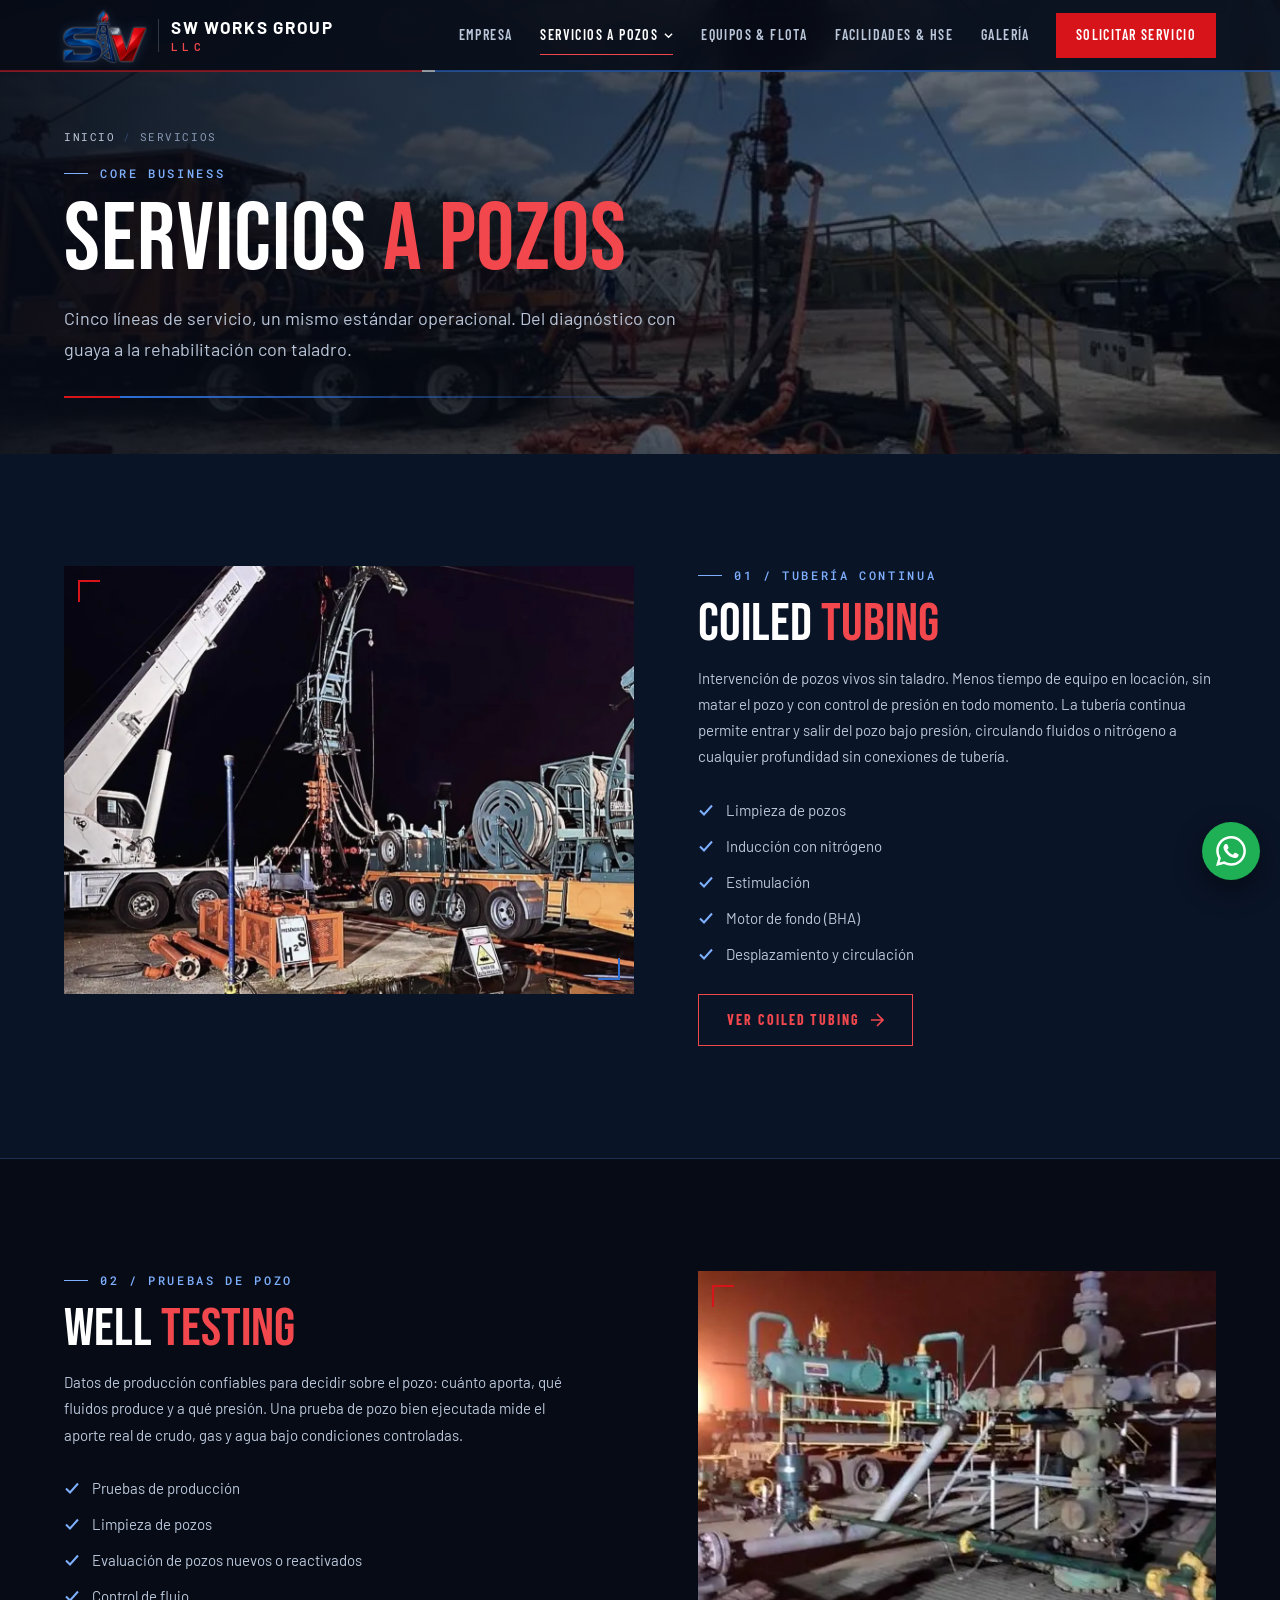
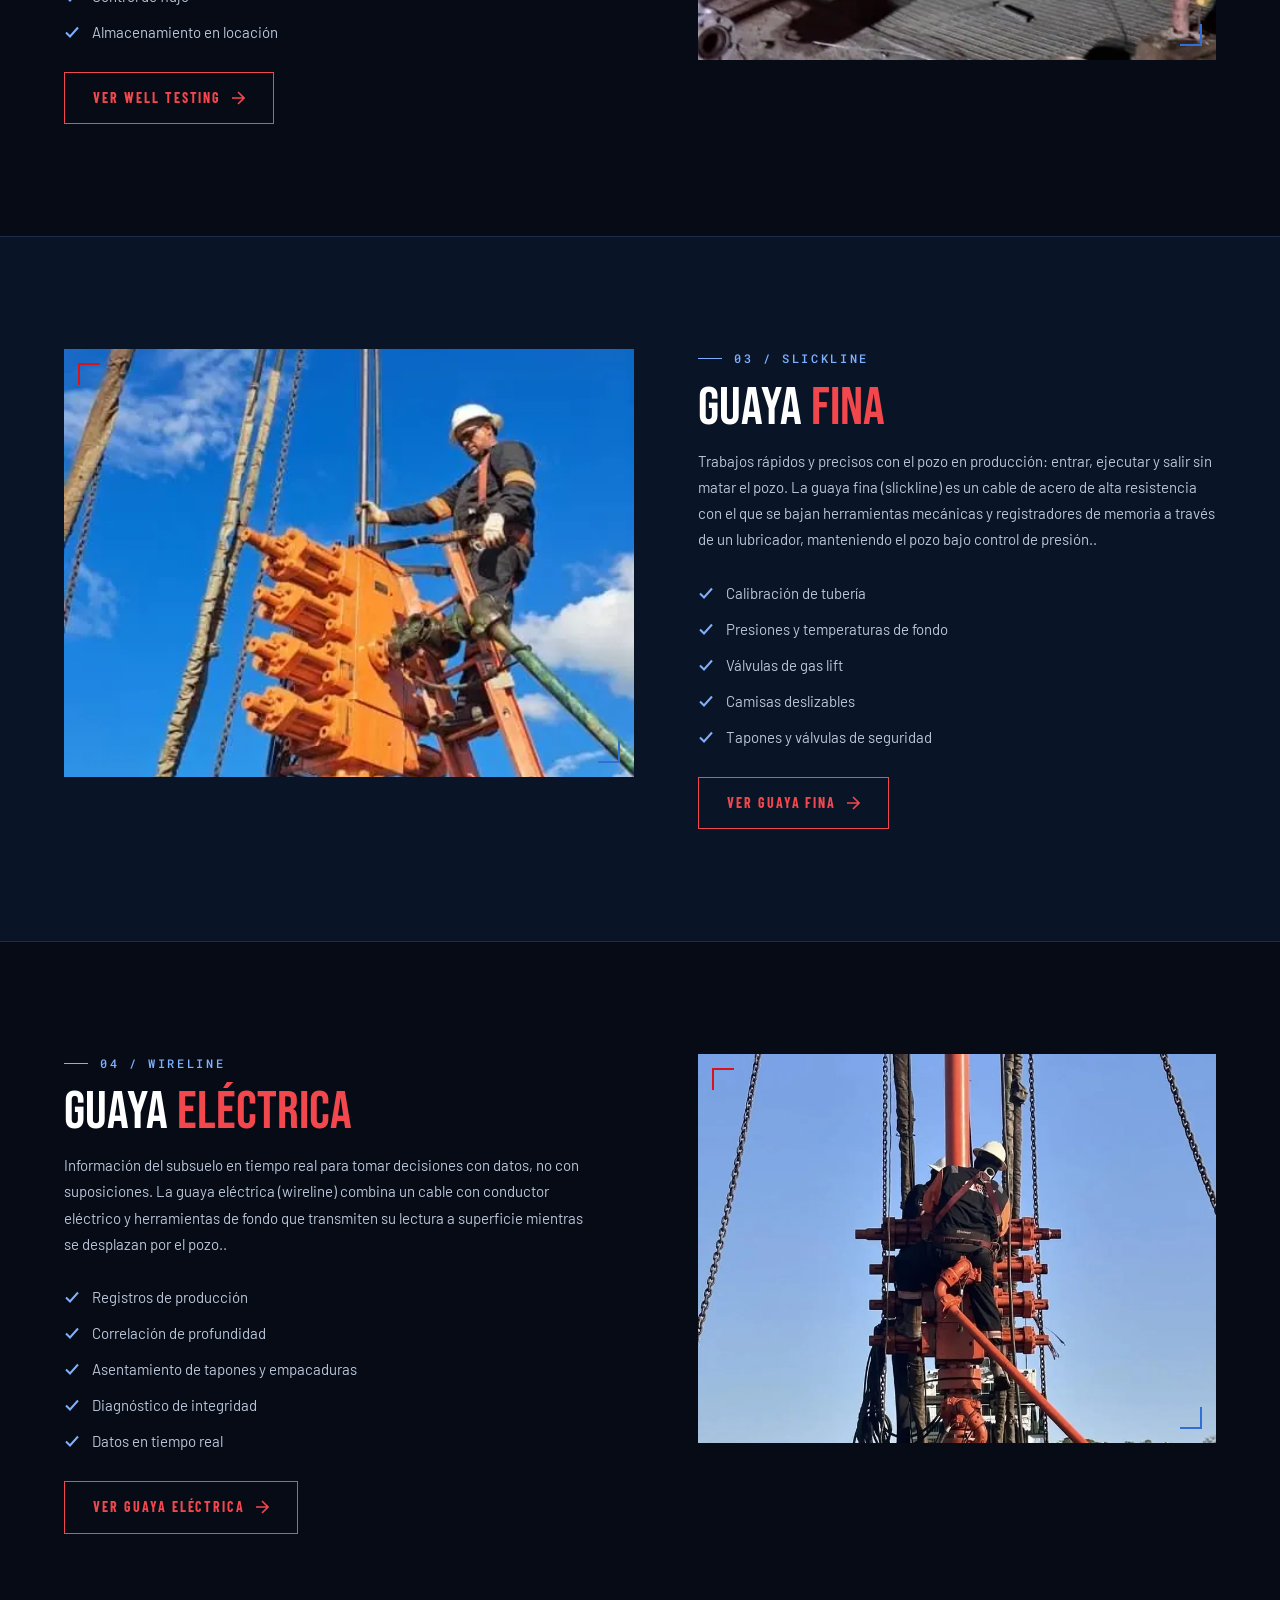
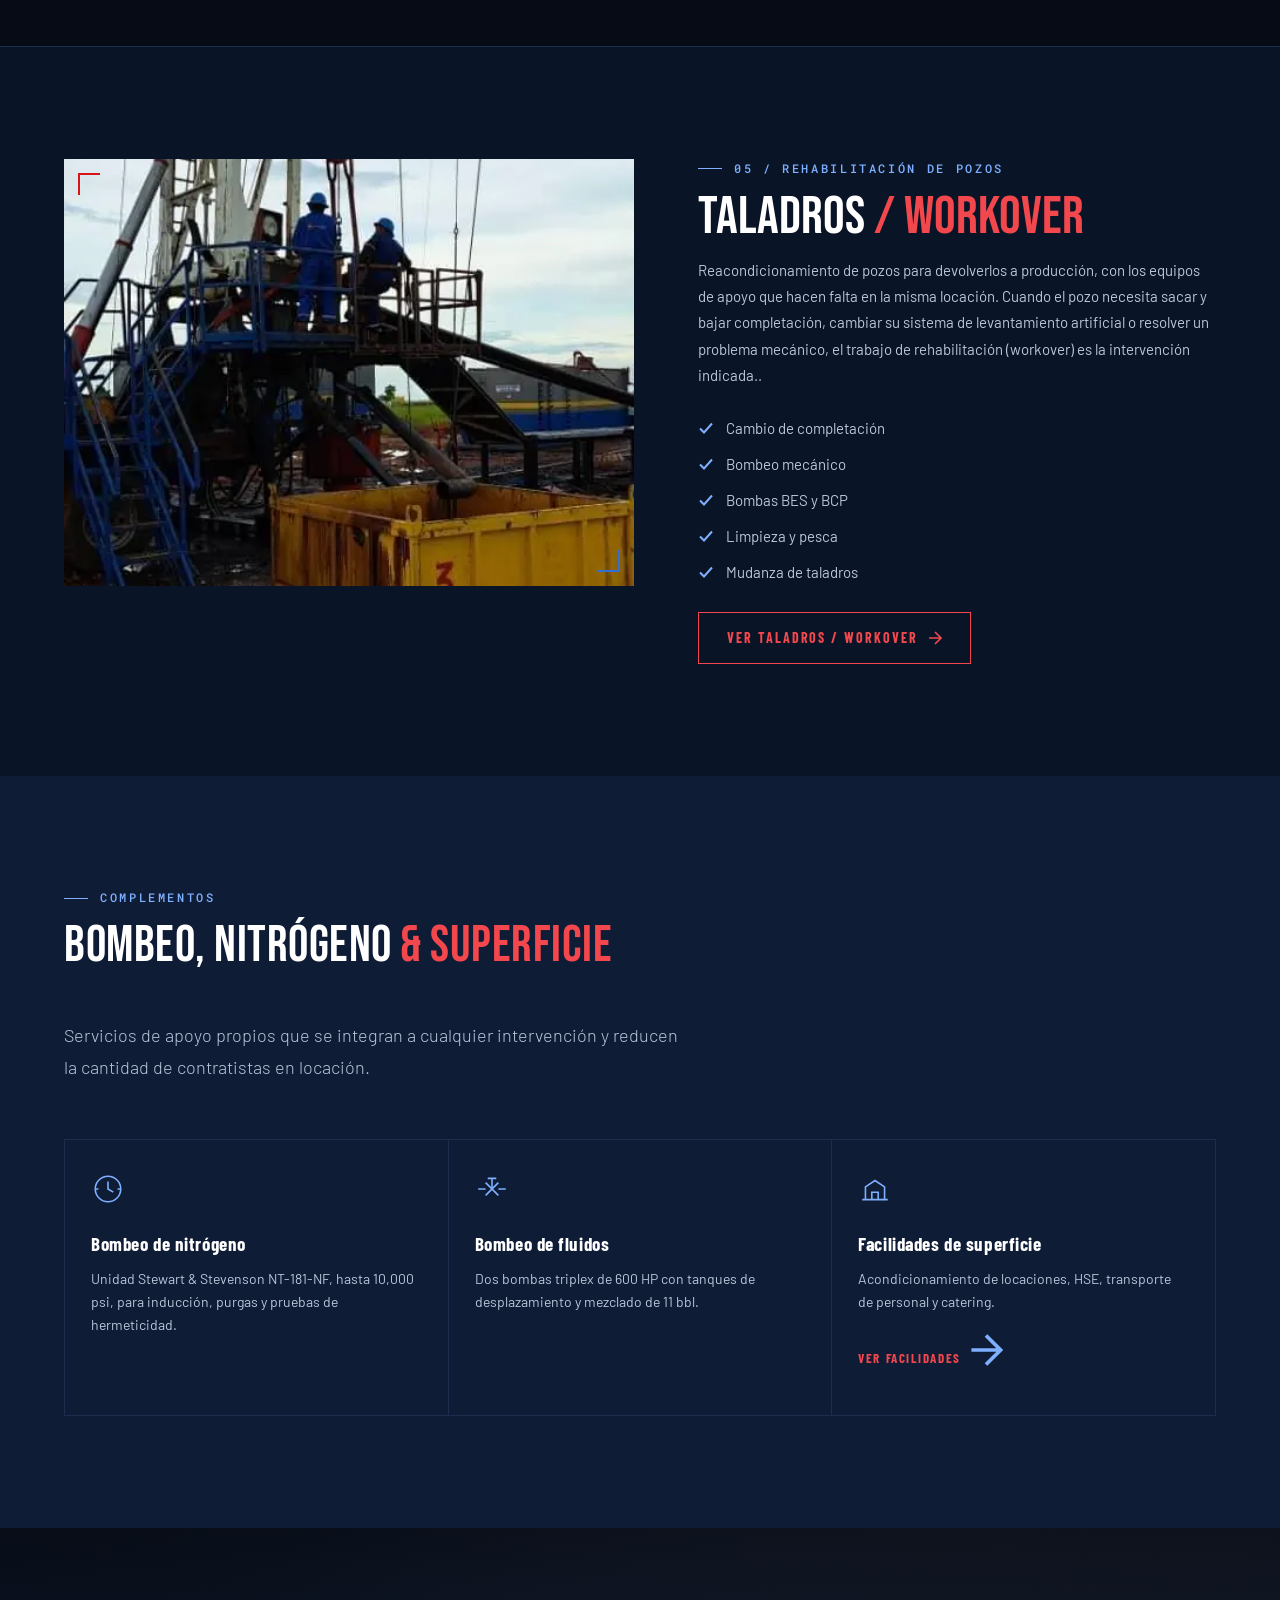
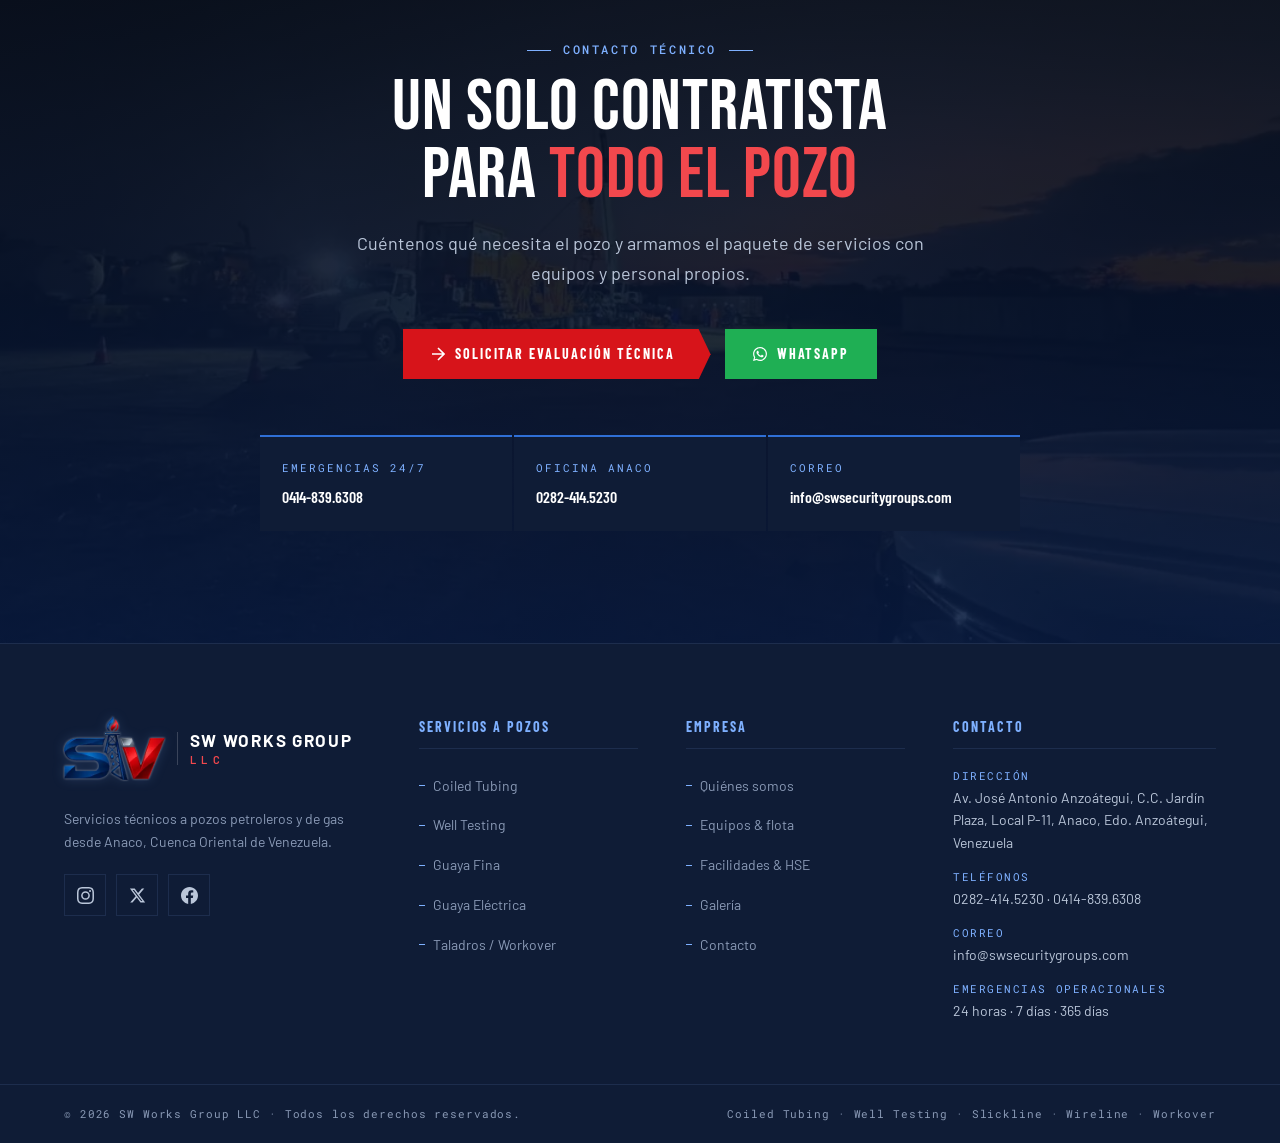
<file: pages/servicios.html>
<!DOCTYPE html>
<html lang="es">
<head>
<meta charset="UTF-8">
<meta name="viewport" content="width=device-width, initial-scale=1">
<title>Servicios a Pozos Petroleros y de Gas | SW Works Group LLC</title>
<meta name="description" content="Coiled Tubing, Well Testing, Guaya Fina, Guaya Eléctrica y Workover con equipos propios en la Cuenca Oriental de Venezuela. Un solo contratista para intervenir el pozo.">
<link rel="canonical" href="https://swworksgroup.com/pages/servicios.html">
<meta name="theme-color" content="#060B16">
<meta property="og:type" content="website">
<meta property="og:locale" content="es_VE">
<meta property="og:site_name" content="SW Works Group LLC">
<meta property="og:title" content="Servicios a Pozos Petroleros y de Gas | SW Works Group LLC">
<meta property="og:description" content="Coiled Tubing, Well Testing, Guaya Fina, Guaya Eléctrica y Workover con equipos propios en la Cuenca Oriental de Venezuela. Un solo contratista para intervenir el pozo.">
<meta property="og:url" content="https://swworksgroup.com/pages/servicios.html">
<meta property="og:image" content="https://swworksgroup.com/img/og-image.jpg">
<meta property="og:image:width" content="1200">
<meta property="og:image:height" content="630">
<meta name="twitter:card" content="summary_large_image">
<link rel="icon" href="../img/favicon.png" type="image/png">
<link rel="apple-touch-icon" href="../img/apple-touch-icon.png">
<link rel="manifest" href="../site.webmanifest">
<link rel="preconnect" href="https://fonts.googleapis.com">
<link rel="preconnect" href="https://fonts.gstatic.com" crossorigin>
<link rel="stylesheet" href="https://fonts.googleapis.com/css2?family=Barlow+Condensed:wght@600;700&family=Barlow:wght@300;400;500;600&family=Bebas+Neue&family=Roboto+Mono:wght@400;500&display=swap">
<link rel="stylesheet" href="../css/global.css">
<link rel="preload" as="image" href="../img/injector_national.webp" fetchpriority="high">
<script>document.documentElement.classList.add('js')</script>
<script type="application/ld+json">{"@context": "https://schema.org", "@type": "LocalBusiness", "@id": "https://swworksgroup.com/#org", "name": "SW Works Group LLC", "alternateName": "SW Works Group", "url": "https://swworksgroup.com/", "logo": "https://swworksgroup.com/img/logo-sw-works-group.png", "image": "https://swworksgroup.com/img/og-image.jpg", "description": "Servicios a pozos petroleros y de gas en el Oriente de Venezuela: Coiled Tubing, Well Testing, Guaya Fina (Slickline), Guaya Eléctrica (Wireline), Workover y facilidades de superficie.", "telephone": "+582824145230", "email": "info@swsecuritygroups.com", "address": {"@type": "PostalAddress", "streetAddress": "Av. José Antonio Anzoátegui, C.C. Jardín Plaza, Local P-11", "addressLocality": "Anaco", "addressRegion": "Anzoátegui", "addressCountry": "VE"}, "areaServed": ["Anzoátegui", "Monagas", "Sucre", "Faja Petrolífera del Orinoco"], "openingHoursSpecification": [{"@type": "OpeningHoursSpecification", "dayOfWeek": ["Monday", "Tuesday", "Wednesday", "Thursday", "Friday"], "opens": "07:00", "closes": "17:00"}], "contactPoint": [{"@type": "ContactPoint", "telephone": "+584148396308", "contactType": "emergency", "availableLanguage": ["es", "en"], "hoursAvailable": "Mo-Su 00:00-23:59"}], "sameAs": ["https://www.instagram.com/swsecuritygroups/", "https://x.com/swsecurityworks", "https://www.facebook.com/profile.php?id=100068211665223"]}</script>
<script type="application/ld+json">{"@context": "https://schema.org", "@type": "BreadcrumbList", "itemListElement": [{"@type": "ListItem", "position": 1, "name": "Inicio", "item": "https://swworksgroup.com/"}, {"@type": "ListItem", "position": 2, "name": "Servicios a pozos", "item": "https://swworksgroup.com/pages/servicios.html"}]}</script>
</head>
<body>
<a class="skip-link" href="#main">Saltar al contenido</a>

<header>
<nav class="nav" aria-label="Principal">
  <a href="../index.html" class="nav-logo" aria-label="SW Works Group LLC — Inicio">
    <span class="brand"><img class="brand-mark" src="../img/brand-mark.webp" alt="" width="236" height="150"><span class="brand-word"><b>SW Works Group</b><small>LLC</small></span></span>
  </a>
  <ul class="nav-links">
    <li><a href="empresa.html">Empresa</a></li>
    <li class="has-drop">
      <a href="servicios.html" aria-current="page">Servicios a Pozos <svg class="nav-caret" viewBox="0 0 10 6" fill="none" stroke="currentColor" stroke-width="1.5" aria-hidden="true"><path d="M1 1l4 4 4-4"/></svg></a>
      <ul class="nav-drop"><li><a href="coiled-tubing.html">Coiled Tubing <small>Tubería continua</small></a></li><li><a href="well-testing.html">Well Testing <small>Pruebas de pozo</small></a></li><li><a href="slickline.html">Guaya Fina <small>Slickline</small></a></li><li><a href="wireline.html">Guaya Eléctrica <small>Wireline</small></a></li><li><a href="workover.html">Taladros / Workover <small>Rehabilitación</small></a></li></ul>
    </li>
    <li><a href="flota.html">Equipos &amp; Flota</a></li>
    <li><a href="facilidades.html">Facilidades &amp; HSE</a></li>
    <li><a href="galeria.html">Galería</a></li>
    <li><a href="contacto.html" class="nav-cta">Solicitar Servicio</a></li>
  </ul>
  <button class="nav-burger" type="button" aria-label="Abrir menú" aria-expanded="false" aria-controls="nav-mobile">
    <span></span><span></span><span></span>
  </button>
</nav>
<nav class="nav-mobile" id="nav-mobile" aria-label="Menú móvil">
  <a href="../index.html">Inicio</a>
  <a href="empresa.html">Empresa</a>
  <a href="servicios.html" aria-current="page">Servicios a Pozos</a>
  <a href="coiled-tubing.html" class="sub">Coiled Tubing</a><a href="well-testing.html" class="sub">Well Testing</a><a href="slickline.html" class="sub">Guaya Fina</a><a href="wireline.html" class="sub">Guaya Eléctrica</a><a href="workover.html" class="sub">Taladros / Workover</a>
  <a href="flota.html">Equipos &amp; Flota</a>
  <a href="facilidades.html">Facilidades &amp; HSE</a>
  <a href="galeria.html">Galería</a>
  <a href="contacto.html" class="nav-cta-mob">Solicitar Servicio</a>
  <a href="tel:+584148396308" class="nav-mob-tel">Emergencias 24/7 · 0414-839.6308</a>
</nav>
</header>
<main id="main">
<section class="page-hero">
  <img src="../img/injector_national.webp" alt="Montaje del cabezal inyector con grúa en locación" width="810" height="1080" fetchpriority="high" decoding="async">
  <div class="page-hero-content">
    <ol class="crumbs" aria-label="Ruta de navegación"><li><a href="../index.html">Inicio</a></li><li aria-current="page">Servicios</li></ol>
    <div class="stag">Core business</div>
    <h1>Servicios <em>a pozos</em></h1>
    <p class="page-hero-lead">Cinco líneas de servicio, un mismo estándar operacional. Del diagnóstico con guaya a la rehabilitación con taladro.</p>
    <div class="page-hero-line"></div>
  </div>
</section>

<section class="section section--dark equip-section" aria-labelledby="s-ct">
  <div class="equip">
    <div class="framed rev" style="aspect-ratio:4/3"><img src="../img/hero_night_ct.webp" alt="Unidad de Coiled Tubing operando de noche sobre el cabezal de un pozo" width="1206" height="1206" loading="lazy" decoding="async"></div>
    <div class="equip-info rev d1">
      <div class="stag">01 / Tubería continua</div>
      <h2 id="s-ct">Coiled <em>Tubing</em></h2>
      <p>Intervención de pozos vivos sin taladro. Menos tiempo de equipo en locación, sin matar el pozo y con control de presión en todo momento. La tubería continua permite entrar y salir del pozo bajo presión, circulando fluidos o nitrógeno a cualquier profundidad sin conexiones de tubería.</p>
      <ul class="checks" style="margin-bottom:28px"><li>Limpieza de pozos</li><li>Inducción con nitrógeno</li><li>Estimulación</li><li>Motor de fondo (BHA)</li><li>Desplazamiento y circulación</li></ul>
      <div class="btn-row"><a class="btn btn-outline" href="coiled-tubing.html">Ver Coiled Tubing <svg viewBox="0 0 14 14" fill="none" stroke="currentColor" stroke-width="1.6" aria-hidden="true"><path d="M1 7h12M7 1l6 6-6 6"/></svg></a></div>
    </div>
  </div>
</section>
<section class="section section--black equip-section" aria-labelledby="s-wt">
  <div class="equip equip--rev">
    <div class="framed rev" style="aspect-ratio:4/3"><img src="../img/well_testing.webp" alt="Equipos de prueba de pozo con quemador encendido durante la noche" width="900" height="425" loading="lazy" decoding="async"></div>
    <div class="equip-info rev d1">
      <div class="stag">02 / Pruebas de pozo</div>
      <h2 id="s-wt">Well <em>Testing</em></h2>
      <p>Datos de producción confiables para decidir sobre el pozo: cuánto aporta, qué fluidos produce y a qué presión. Una prueba de pozo bien ejecutada mide el aporte real de crudo, gas y agua bajo condiciones controladas.</p>
      <ul class="checks" style="margin-bottom:28px"><li>Pruebas de producción</li><li>Limpieza de pozos</li><li>Evaluación de pozos nuevos o reactivados</li><li>Control de flujo</li><li>Almacenamiento en locación</li></ul>
      <div class="btn-row"><a class="btn btn-outline" href="well-testing.html">Ver Well Testing <svg viewBox="0 0 14 14" fill="none" stroke="currentColor" stroke-width="1.6" aria-hidden="true"><path d="M1 7h12M7 1l6 6-6 6"/></svg></a></div>
    </div>
  </div>
</section>
<section class="section section--dark equip-section" aria-labelledby="s-sl">
  <div class="equip">
    <div class="framed rev" style="aspect-ratio:4/3"><img src="../img/tech_wellhead.webp" alt="Técnico trabajando en altura sobre el equipo de control de presión del pozo" width="486" height="1080" loading="lazy" decoding="async"></div>
    <div class="equip-info rev d1">
      <div class="stag">03 / Slickline</div>
      <h2 id="s-sl">Guaya <em>fina</em></h2>
      <p>Trabajos rápidos y precisos con el pozo en producción: entrar, ejecutar y salir sin matar el pozo. La guaya fina (slickline) es un cable de acero de alta resistencia con el que se bajan herramientas mecánicas y registradores de memoria a través de un lubricador, manteniendo el pozo bajo control de presión..</p>
      <ul class="checks" style="margin-bottom:28px"><li>Calibración de tubería</li><li>Presiones y temperaturas de fondo</li><li>Válvulas de gas lift</li><li>Camisas deslizables</li><li>Tapones y válvulas de seguridad</li></ul>
      <div class="btn-row"><a class="btn btn-outline" href="slickline.html">Ver Guaya Fina <svg viewBox="0 0 14 14" fill="none" stroke="currentColor" stroke-width="1.6" aria-hidden="true"><path d="M1 7h12M7 1l6 6-6 6"/></svg></a></div>
    </div>
  </div>
</section>
<section class="section section--black equip-section" aria-labelledby="s-wl">
  <div class="equip equip--rev">
    <div class="framed rev" style="aspect-ratio:4/3"><img src="../img/stack_technician.webp" alt="Técnico conectando equipos sobre el cabezal del pozo" width="900" height="840" loading="lazy" decoding="async"></div>
    <div class="equip-info rev d1">
      <div class="stag">04 / Wireline</div>
      <h2 id="s-wl">Guaya <em>eléctrica</em></h2>
      <p>Información del subsuelo en tiempo real para tomar decisiones con datos, no con suposiciones. La guaya eléctrica (wireline) combina un cable con conductor eléctrico y herramientas de fondo que transmiten su lectura a superficie mientras se desplazan por el pozo..</p>
      <ul class="checks" style="margin-bottom:28px"><li>Registros de producción</li><li>Correlación de profundidad</li><li>Asentamiento de tapones y empacaduras</li><li>Diagnóstico de integridad</li><li>Datos en tiempo real</li></ul>
      <div class="btn-row"><a class="btn btn-outline" href="wireline.html">Ver Guaya Eléctrica <svg viewBox="0 0 14 14" fill="none" stroke="currentColor" stroke-width="1.6" aria-hidden="true"><path d="M1 7h12M7 1l6 6-6 6"/></svg></a></div>
    </div>
  </div>
</section>
<section class="section section--dark equip-section" aria-labelledby="s-wo">
  <div class="equip">
    <div class="framed rev" style="aspect-ratio:4/3"><img src="../img/workover_rig.webp" alt="Taladro de rehabilitación con la torre levantada en locación" width="486" height="1080" loading="lazy" decoding="async"></div>
    <div class="equip-info rev d1">
      <div class="stag">05 / Rehabilitación de pozos</div>
      <h2 id="s-wo">Taladros <em>/ Workover</em></h2>
      <p>Reacondicionamiento de pozos para devolverlos a producción, con los equipos de apoyo que hacen falta en la misma locación. Cuando el pozo necesita sacar y bajar completación, cambiar su sistema de levantamiento artificial o resolver un problema mecánico, el trabajo de rehabilitación (workover) es la intervención indicada..</p>
      <ul class="checks" style="margin-bottom:28px"><li>Cambio de completación</li><li>Bombeo mecánico</li><li>Bombas BES y BCP</li><li>Limpieza y pesca</li><li>Mudanza de taladros</li></ul>
      <div class="btn-row"><a class="btn btn-outline" href="workover.html">Ver Taladros / Workover <svg viewBox="0 0 14 14" fill="none" stroke="currentColor" stroke-width="1.6" aria-hidden="true"><path d="M1 7h12M7 1l6 6-6 6"/></svg></a></div>
    </div>
  </div>
</section>
<section class="section section--dark2" aria-labelledby="sup-title">
  <div class="head-split">
    <div><div class="stag">Complementos</div><h2 class="sh2 sh2--sm" id="sup-title">Bombeo, nitrógeno <em>&amp; superficie</em></h2></div>
    <p class="slead">Servicios de apoyo propios que se integran a cualquier intervención y reducen la cantidad de contratistas en locación.</p>
  </div>
  <div class="info-grid info-grid--3 rev">
    <div class="info-item"><svg viewBox="0 0 32 32" aria-hidden="true"><circle cx="16" cy="16" r="12"/><path d="M16 9v7l5 3"/><path d="M4 16h3M25 16h3"/></svg><h3>Bombeo de nitrógeno</h3><p>Unidad Stewart &amp; Stevenson NT-181-NF, hasta 10,000 psi, para inducción, purgas y pruebas de hermeticidad.</p></div>
    <div class="info-item"><svg viewBox="0 0 32 32" aria-hidden="true"><path d="M3 16h7M22 16h7M10 10l12 12M10 22l12-12"/><path d="M16 16V6M12 6h8"/></svg><h3>Bombeo de fluidos</h3><p>Dos bombas triplex de 600 HP con tanques de desplazamiento y mezclado de 11 bbl.</p></div>
    <div class="info-item"><svg viewBox="0 0 32 32" aria-hidden="true"><path d="M4 26h24M7 26V14l9-6 9 6v12"/><path d="M13 26v-7h6v7"/></svg><h3>Facilidades de superficie</h3><p>Acondicionamiento de locaciones, HSE, transporte de personal y catering.</p><a class="svc-more" href="facilidades.html">Ver facilidades <svg viewBox="0 0 14 14" fill="none" stroke="currentColor" stroke-width="1.6" aria-hidden="true"><path d="M1 7h12M7 1l6 6-6 6"/></svg></a></div>
  </div>
</section></main>
<section class="cta" aria-labelledby="cta-title">
  <img src="../img/sunset_operation.webp" alt="" width="1080" height="810" loading="lazy" decoding="async">
  <div class="cta-c rev">
    <div class="stag stag--center">Contacto técnico</div>
    <h2 class="sh2" id="cta-title">Un solo contratista<br>para <em>todo el pozo</em></h2>
    <p>Cuéntenos qué necesita el pozo y armamos el paquete de servicios con equipos y personal propios.</p>
    <div class="btn-row">
      <a href="contacto.html" class="btn btn-primary"><svg viewBox="0 0 14 14" fill="none" stroke="currentColor" stroke-width="1.6" aria-hidden="true"><path d="M1 7h12M7 1l6 6-6 6"/></svg> Solicitar evaluación técnica</a>
      <a href="https://wa.me/584148396308" class="btn btn-wa" target="_blank" rel="noopener"><svg width="18" height="18" fill="currentColor" viewBox="0 0 24 24" aria-hidden="true"><path d="M17.47 14.38c-.3-.15-1.76-.87-2.03-.97-.27-.1-.47-.15-.67.15-.2.3-.77.97-.94 1.17-.17.2-.35.22-.64.07-.3-.15-1.26-.46-2.4-1.48-.89-.79-1.49-1.77-1.66-2.07-.17-.3-.02-.46.13-.6.13-.14.3-.35.45-.52.15-.18.2-.3.3-.5.1-.2.05-.38-.02-.53-.08-.15-.67-1.62-.92-2.22-.24-.58-.49-.5-.67-.51h-.57c-.2 0-.52.07-.8.37-.27.3-1.04 1.02-1.04 2.48s1.07 2.88 1.21 3.08c.15.2 2.1 3.2 5.08 4.49.71.31 1.26.49 1.7.63.71.22 1.36.19 1.87.12.57-.09 1.76-.72 2-1.41.25-.7.25-1.29.18-1.41-.08-.13-.27-.2-.57-.35M12.05 21.8h-.01a9.87 9.87 0 01-5.03-1.38l-.36-.21-3.74.98 1-3.65-.24-.37a9.86 9.86 0 01-1.51-5.26c0-5.45 4.44-9.88 9.9-9.88 2.64 0 5.12 1.03 6.99 2.9a9.82 9.82 0 012.89 6.99c0 5.45-4.44 9.88-9.89 9.88m8.41-18.3A11.81 11.81 0 0012.05 0C5.5 0 .16 5.34.16 11.89c0 2.1.55 4.14 1.59 5.95L.06 24l6.3-1.65a11.88 11.88 0 005.68 1.45h.01c6.55 0 11.89-5.34 11.89-11.89 0-3.18-1.24-6.16-3.48-8.41"/></svg> WhatsApp</a>
    </div>
    <div class="cta-contacts">
      <div class="citem"><small>Emergencias 24/7</small><a href="tel:+584148396308">0414-839.6308</a></div>
      <div class="citem"><small>Oficina Anaco</small><a href="tel:+582824145230">0282-414.5230</a></div>
      <div class="citem"><small>Correo</small><a href="mailto:info@swsecuritygroups.com">info@swsecuritygroups.com</a></div>
    </div>
  </div>
</section>

<footer class="footer">
  <div class="footer-top">
    <div class="footer-brand">
      <div class="footer-logo"><span class="brand"><img class="brand-mark" src="../img/brand-mark.webp" alt="" width="236" height="150" loading="lazy"><span class="brand-word"><b>SW Works Group</b><small>LLC</small></span></span></div>
      <p>Servicios técnicos a pozos petroleros y de gas desde Anaco, Cuenca Oriental de Venezuela.</p>
      <div class="social-links"><a href="https://www.instagram.com/swsecuritygroups/" class="social-link" target="_blank" rel="noopener" aria-label="Instagram"><svg viewBox="0 0 24 24" aria-hidden="true"><path d="M12 2.16c3.2 0 3.58.01 4.85.07 3.25.15 4.77 1.69 4.92 4.92.06 1.27.07 1.65.07 4.85s-.01 3.58-.07 4.85c-.15 3.23-1.66 4.77-4.92 4.92-1.27.06-1.64.07-4.85.07s-3.58-.01-4.85-.07c-3.26-.15-4.77-1.7-4.92-4.92C2.17 15.58 2.16 15.2 2.16 12s.01-3.58.07-4.85C2.38 3.92 3.9 2.38 7.15 2.23 8.42 2.17 8.8 2.16 12 2.16zM12 0C8.74 0 8.33.01 7.05.07 2.7.27.27 2.69.07 7.05.01 8.33 0 8.74 0 12s.01 3.67.07 4.95c.2 4.36 2.62 6.78 6.98 6.98C8.33 23.99 8.74 24 12 24s3.67-.01 4.95-.07c4.35-.2 6.78-2.62 6.98-6.98.06-1.28.07-1.69.07-4.95s-.01-3.67-.07-4.95c-.2-4.35-2.62-6.78-6.98-6.98C15.67.01 15.26 0 12 0zm0 5.84a6.16 6.16 0 100 12.32 6.16 6.16 0 000-12.32zM12 16a4 4 0 110-8 4 4 0 010 8zm6.41-11.85a1.44 1.44 0 100 2.88 1.44 1.44 0 000-2.88z"/></svg></a><a href="https://x.com/swsecurityworks" class="social-link" target="_blank" rel="noopener" aria-label="X (Twitter)"><svg viewBox="0 0 24 24" aria-hidden="true"><path d="M18.24 2.25h3.31l-7.23 8.26 8.5 11.24h-6.65l-5.21-6.82-5.97 6.82H1.68l7.73-8.84L1.25 2.25H8.08l4.71 6.23zm-1.16 17.52h1.83L7.08 4.13H5.12z"/></svg></a><a href="https://www.facebook.com/profile.php?id=100068211665223" class="social-link" target="_blank" rel="noopener" aria-label="Facebook"><svg viewBox="0 0 24 24" aria-hidden="true"><path d="M24 12.07C24 5.41 18.63 0 12 0S0 5.4 0 12.07C0 18.1 4.39 23.1 10.13 24v-8.44H7.08v-3.49h3.04V9.41c0-3.02 1.8-4.7 4.54-4.7 1.31 0 2.68.24 2.68.24v2.97h-1.5c-1.5 0-1.96.93-1.96 1.89v2.26h3.33l-.53 3.49h-2.8V24C19.62 23.1 24 18.1 24 12.07"/></svg></a></div>
    </div>
    <div class="footer-col">
      <h2>Servicios a Pozos</h2>
      <ul><li><a href="coiled-tubing.html">Coiled Tubing <span class="sr-only">(Tubería continua)</span></a></li><li><a href="well-testing.html">Well Testing <span class="sr-only">(Pruebas de pozo)</span></a></li><li><a href="slickline.html">Guaya Fina <span class="sr-only">(Slickline)</span></a></li><li><a href="wireline.html">Guaya Eléctrica <span class="sr-only">(Wireline)</span></a></li><li><a href="workover.html">Taladros / Workover <span class="sr-only">(Rehabilitación)</span></a></li></ul>
    </div>
    <div class="footer-col">
      <h2>Empresa</h2>
      <ul>
        <li><a href="empresa.html">Quiénes somos</a></li>
        <li><a href="flota.html">Equipos &amp; flota</a></li>
        <li><a href="facilidades.html">Facilidades &amp; HSE</a></li>
        <li><a href="galeria.html">Galería</a></li>
        <li><a href="contacto.html">Contacto</a></li>
      </ul>
    </div>
    <div class="footer-col">
      <h2>Contacto</h2>
      <div class="fci"><small>Dirección</small><span>Av. José Antonio Anzoátegui, C.C. Jardín Plaza, Local P-11, Anaco, Edo. Anzoátegui, Venezuela</span></div>
      <div class="fci"><small>Teléfonos</small><span><a href="tel:+582824145230">0282-414.5230</a> · <a href="tel:+584148396308">0414-839.6308</a></span></div>
      <div class="fci"><small>Correo</small><a href="mailto:info@swsecuritygroups.com">info@swsecuritygroups.com</a></div>
      <div class="fci"><small>Emergencias operacionales</small><span>24 horas · 7 días · 365 días</span></div>
    </div>
  </div>
  <div class="footer-bottom">
    <p>&copy; <span data-year>2026</span> SW Works Group LLC · Todos los derechos reservados.</p>
    <p>Coiled Tubing · Well Testing · Slickline · Wireline · Workover</p>
  </div>
</footer>
<a class="wa-float" href="https://wa.me/584148396308?text=Hola,%20necesito%20información%20sobre%20servicios%20a%20pozos." target="_blank" rel="noopener" aria-label="Escríbenos por WhatsApp"><svg viewBox="0 0 24 24" aria-hidden="true"><path d="M17.47 14.38c-.3-.15-1.76-.87-2.03-.97-.27-.1-.47-.15-.67.15-.2.3-.77.97-.94 1.17-.17.2-.35.22-.64.07-.3-.15-1.26-.46-2.4-1.48-.89-.79-1.49-1.77-1.66-2.07-.17-.3-.02-.46.13-.6.13-.14.3-.35.45-.52.15-.18.2-.3.3-.5.1-.2.05-.38-.02-.53-.08-.15-.67-1.62-.92-2.22-.24-.58-.49-.5-.67-.51h-.57c-.2 0-.52.07-.8.37-.27.3-1.04 1.02-1.04 2.48s1.07 2.88 1.21 3.08c.15.2 2.1 3.2 5.08 4.49.71.31 1.26.49 1.7.63.71.22 1.36.19 1.87.12.57-.09 1.76-.72 2-1.41.25-.7.25-1.29.18-1.41-.08-.13-.27-.2-.57-.35M12.05 21.8h-.01a9.87 9.87 0 01-5.03-1.38l-.36-.21-3.74.98 1-3.65-.24-.37a9.86 9.86 0 01-1.51-5.26c0-5.45 4.44-9.88 9.9-9.88 2.64 0 5.12 1.03 6.99 2.9a9.82 9.82 0 012.89 6.99c0 5.45-4.44 9.88-9.89 9.88m8.41-18.3A11.81 11.81 0 0012.05 0C5.5 0 .16 5.34.16 11.89c0 2.1.55 4.14 1.59 5.95L.06 24l6.3-1.65a11.88 11.88 0 005.68 1.45h.01c6.55 0 11.89-5.34 11.89-11.89 0-3.18-1.24-6.16-3.48-8.41"/></svg><span class="wa-float-label">¿Necesitas un servicio? Escríbenos</span></a>
<script src="../js/global.js" defer></script>
</body>
</html>
</file>
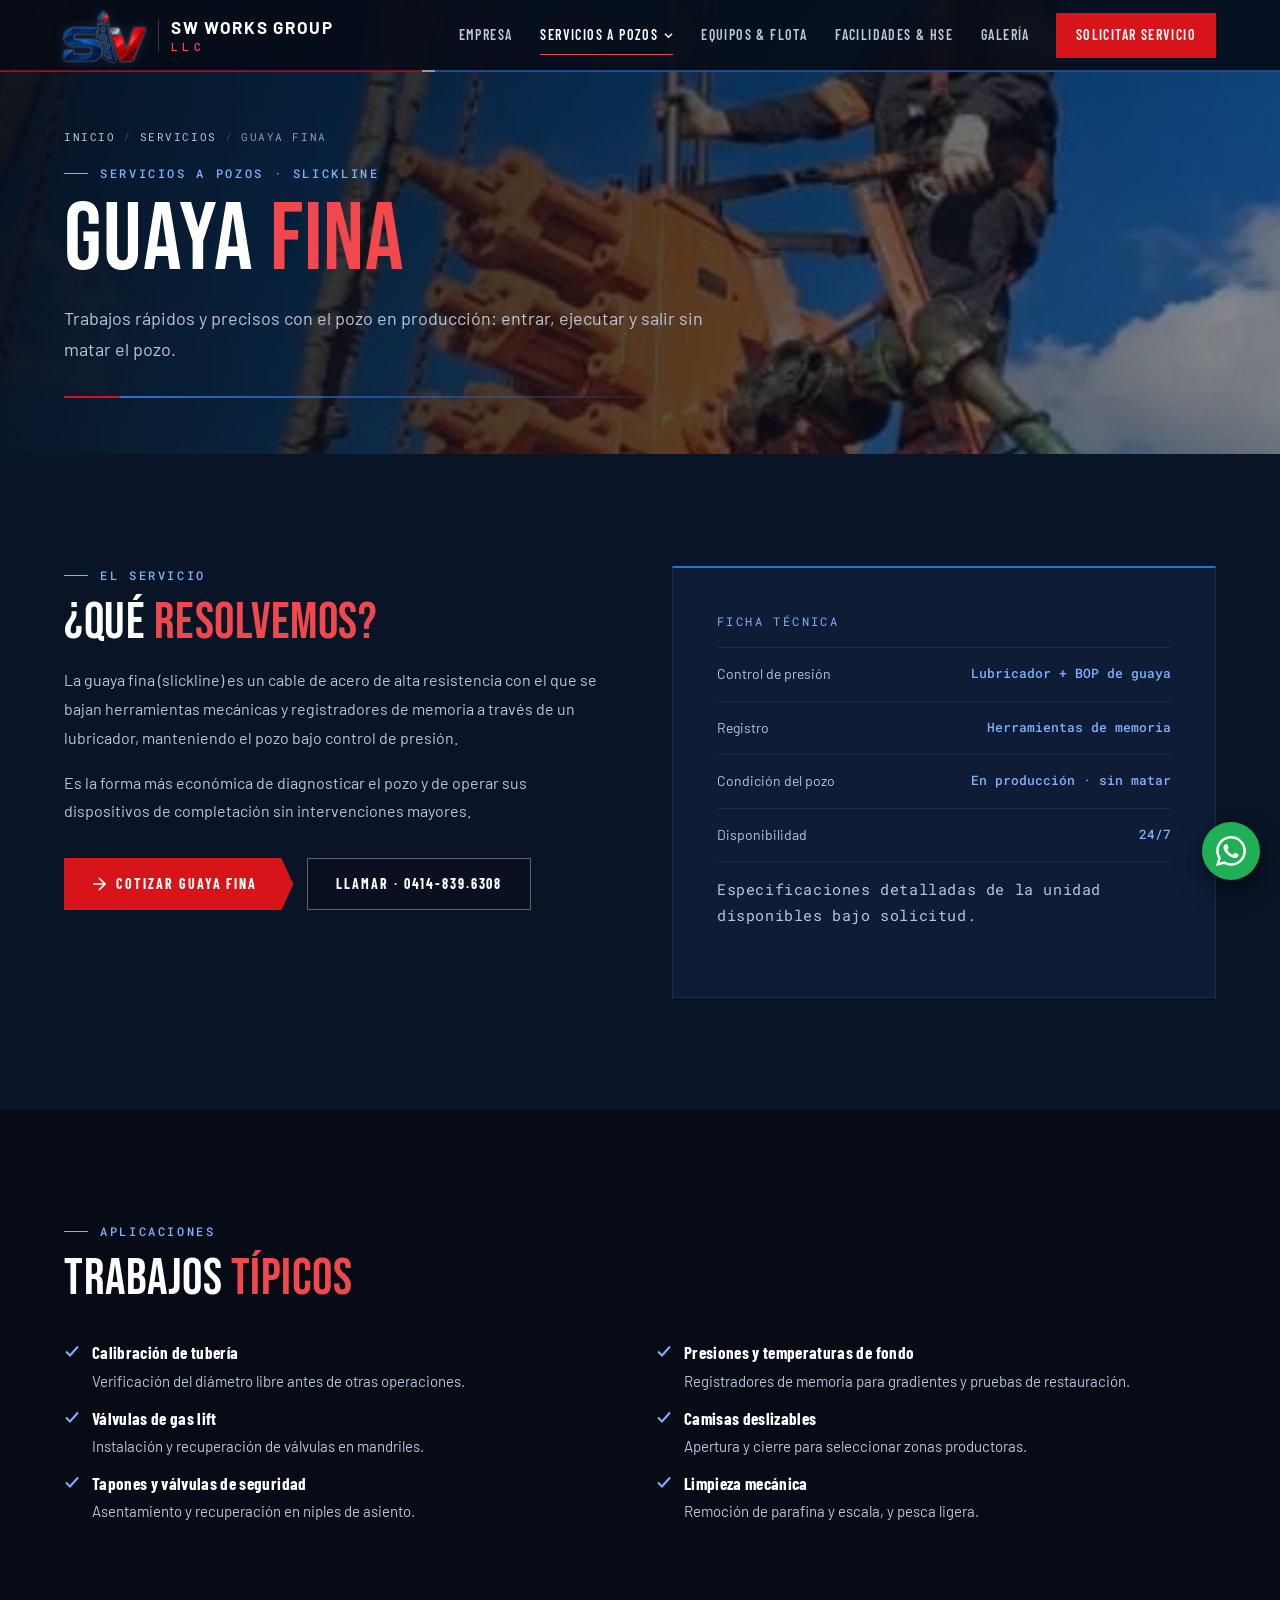
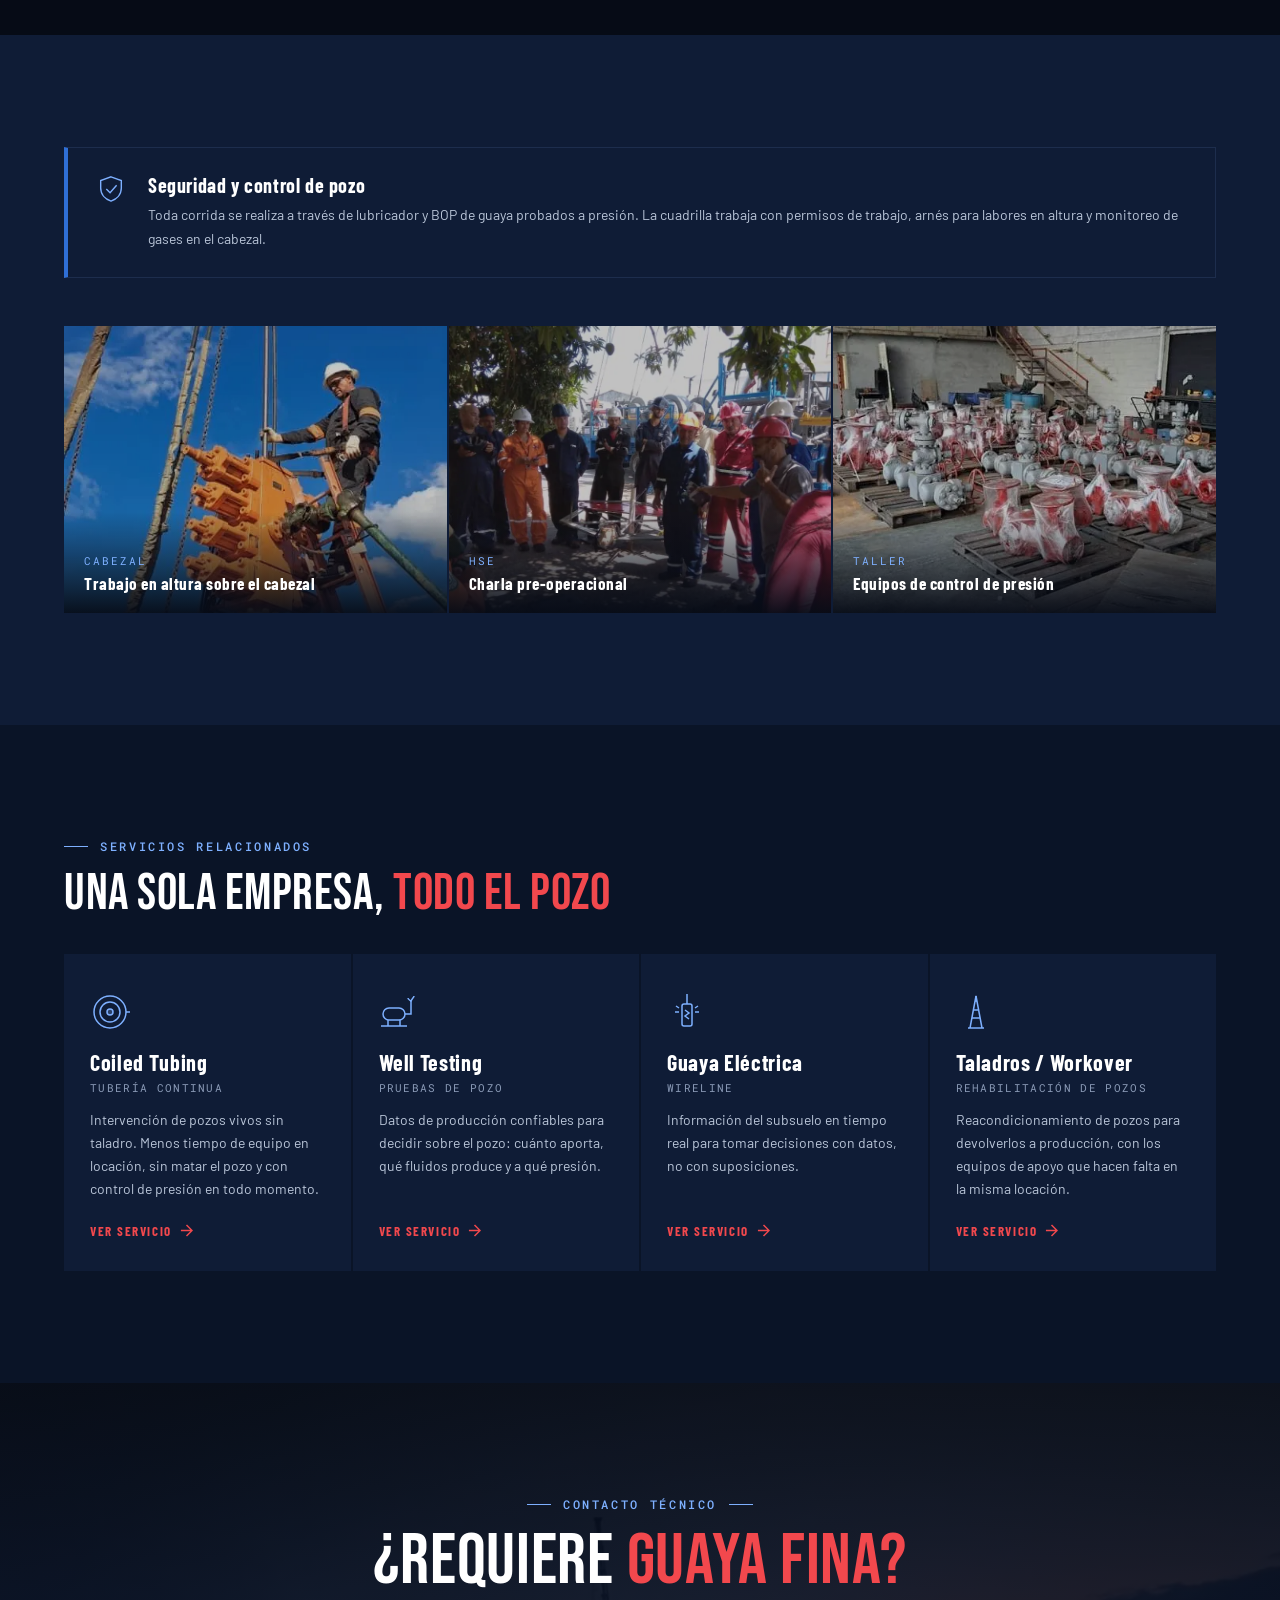
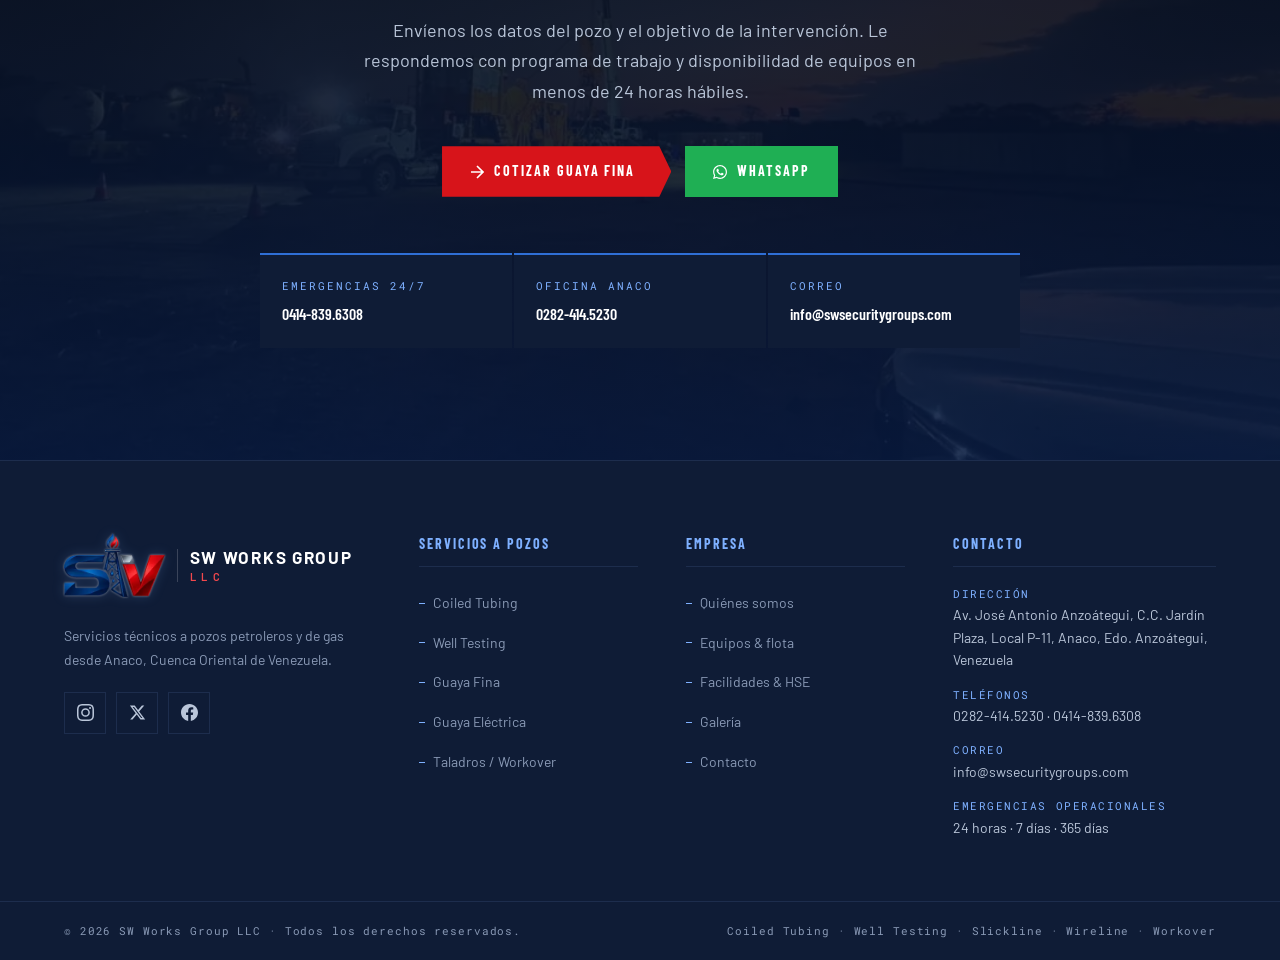
<file: pages/slickline.html>
<!DOCTYPE html>
<html lang="es">
<head>
<meta charset="UTF-8">
<meta name="viewport" content="width=device-width, initial-scale=1">
<title>Guaya Fina (Slickline) | SW Works Group LLC</title>
<meta name="description" content="Servicios de guaya fina (slickline): calibración de tubería, presiones de fondo con registradores de memoria, válvulas de gas lift, camisas y tapones, sin matar el pozo.">
<link rel="canonical" href="https://swworksgroup.com/pages/slickline.html">
<meta name="theme-color" content="#060B16">
<meta property="og:type" content="website">
<meta property="og:locale" content="es_VE">
<meta property="og:site_name" content="SW Works Group LLC">
<meta property="og:title" content="Guaya Fina (Slickline) | SW Works Group LLC">
<meta property="og:description" content="Servicios de guaya fina (slickline): calibración de tubería, presiones de fondo con registradores de memoria, válvulas de gas lift, camisas y tapones, sin matar el pozo.">
<meta property="og:url" content="https://swworksgroup.com/pages/slickline.html">
<meta property="og:image" content="https://swworksgroup.com/img/og-image.jpg">
<meta property="og:image:width" content="1200">
<meta property="og:image:height" content="630">
<meta name="twitter:card" content="summary_large_image">
<link rel="icon" href="../img/favicon.png" type="image/png">
<link rel="apple-touch-icon" href="../img/apple-touch-icon.png">
<link rel="manifest" href="../site.webmanifest">
<link rel="preconnect" href="https://fonts.googleapis.com">
<link rel="preconnect" href="https://fonts.gstatic.com" crossorigin>
<link rel="stylesheet" href="https://fonts.googleapis.com/css2?family=Barlow+Condensed:wght@600;700&family=Barlow:wght@300;400;500;600&family=Bebas+Neue&family=Roboto+Mono:wght@400;500&display=swap">
<link rel="stylesheet" href="../css/global.css">
<link rel="preload" as="image" href="../img/tech_wellhead.webp" fetchpriority="high">
<script>document.documentElement.classList.add('js')</script>
<script type="application/ld+json">{"@context": "https://schema.org", "@type": "LocalBusiness", "@id": "https://swworksgroup.com/#org", "name": "SW Works Group LLC", "alternateName": "SW Works Group", "url": "https://swworksgroup.com/", "logo": "https://swworksgroup.com/img/logo-sw-works-group.png", "image": "https://swworksgroup.com/img/og-image.jpg", "description": "Servicios a pozos petroleros y de gas en el Oriente de Venezuela: Coiled Tubing, Well Testing, Guaya Fina (Slickline), Guaya Eléctrica (Wireline), Workover y facilidades de superficie.", "telephone": "+582824145230", "email": "info@swsecuritygroups.com", "address": {"@type": "PostalAddress", "streetAddress": "Av. José Antonio Anzoátegui, C.C. Jardín Plaza, Local P-11", "addressLocality": "Anaco", "addressRegion": "Anzoátegui", "addressCountry": "VE"}, "areaServed": ["Anzoátegui", "Monagas", "Sucre", "Faja Petrolífera del Orinoco"], "openingHoursSpecification": [{"@type": "OpeningHoursSpecification", "dayOfWeek": ["Monday", "Tuesday", "Wednesday", "Thursday", "Friday"], "opens": "07:00", "closes": "17:00"}], "contactPoint": [{"@type": "ContactPoint", "telephone": "+584148396308", "contactType": "emergency", "availableLanguage": ["es", "en"], "hoursAvailable": "Mo-Su 00:00-23:59"}], "sameAs": ["https://www.instagram.com/swsecuritygroups/", "https://x.com/swsecurityworks", "https://www.facebook.com/profile.php?id=100068211665223"]}</script>
<script type="application/ld+json">{"@context": "https://schema.org", "@type": "BreadcrumbList", "itemListElement": [{"@type": "ListItem", "position": 1, "name": "Inicio", "item": "https://swworksgroup.com/"}, {"@type": "ListItem", "position": 2, "name": "Servicios a pozos", "item": "https://swworksgroup.com/pages/servicios.html"}, {"@type": "ListItem", "position": 3, "name": "Guaya Fina", "item": "https://swworksgroup.com/pages/slickline.html"}]}</script>
<script type="application/ld+json">{"@context": "https://schema.org", "@type": "Service", "name": "Guaya Fina (Slickline)", "serviceType": "Guaya Fina", "provider": {"@id": "https://swworksgroup.com/#org"}, "areaServed": "Venezuela", "description": "Servicios de guaya fina (slickline): calibración de tubería, presiones de fondo con registradores de memoria, válvulas de gas lift, camisas y tapones, sin matar el pozo.", "url": "https://swworksgroup.com/pages/slickline.html"}</script>
</head>
<body>
<a class="skip-link" href="#main">Saltar al contenido</a>

<header>
<nav class="nav" aria-label="Principal">
  <a href="../index.html" class="nav-logo" aria-label="SW Works Group LLC — Inicio">
    <span class="brand"><img class="brand-mark" src="../img/brand-mark.webp" alt="" width="236" height="150"><span class="brand-word"><b>SW Works Group</b><small>LLC</small></span></span>
  </a>
  <ul class="nav-links">
    <li><a href="empresa.html">Empresa</a></li>
    <li class="has-drop">
      <a href="servicios.html" class="is-parent">Servicios a Pozos <svg class="nav-caret" viewBox="0 0 10 6" fill="none" stroke="currentColor" stroke-width="1.5" aria-hidden="true"><path d="M1 1l4 4 4-4"/></svg></a>
      <ul class="nav-drop"><li><a href="coiled-tubing.html">Coiled Tubing <small>Tubería continua</small></a></li><li><a href="well-testing.html">Well Testing <small>Pruebas de pozo</small></a></li><li><a href="slickline.html" aria-current="page">Guaya Fina <small>Slickline</small></a></li><li><a href="wireline.html">Guaya Eléctrica <small>Wireline</small></a></li><li><a href="workover.html">Taladros / Workover <small>Rehabilitación</small></a></li></ul>
    </li>
    <li><a href="flota.html">Equipos &amp; Flota</a></li>
    <li><a href="facilidades.html">Facilidades &amp; HSE</a></li>
    <li><a href="galeria.html">Galería</a></li>
    <li><a href="contacto.html" class="nav-cta">Solicitar Servicio</a></li>
  </ul>
  <button class="nav-burger" type="button" aria-label="Abrir menú" aria-expanded="false" aria-controls="nav-mobile">
    <span></span><span></span><span></span>
  </button>
</nav>
<nav class="nav-mobile" id="nav-mobile" aria-label="Menú móvil">
  <a href="../index.html">Inicio</a>
  <a href="empresa.html">Empresa</a>
  <a href="servicios.html">Servicios a Pozos</a>
  <a href="coiled-tubing.html" class="sub">Coiled Tubing</a><a href="well-testing.html" class="sub">Well Testing</a><a href="slickline.html" class="sub" aria-current="page">Guaya Fina</a><a href="wireline.html" class="sub">Guaya Eléctrica</a><a href="workover.html" class="sub">Taladros / Workover</a>
  <a href="flota.html">Equipos &amp; Flota</a>
  <a href="facilidades.html">Facilidades &amp; HSE</a>
  <a href="galeria.html">Galería</a>
  <a href="contacto.html" class="nav-cta-mob">Solicitar Servicio</a>
  <a href="tel:+584148396308" class="nav-mob-tel">Emergencias 24/7 · 0414-839.6308</a>
</nav>
</header>

<main id="main">

<section class="page-hero">
  <img src="../img/tech_wellhead.webp" alt="Técnico trabajando en altura sobre el equipo de control de presión del pozo" width="486" height="1080" fetchpriority="high" decoding="async">
  <div class="page-hero-content">
    <ol class="crumbs" aria-label="Ruta de navegación"><li><a href="../index.html">Inicio</a></li><li><a href="servicios.html">Servicios</a></li><li aria-current="page">Guaya Fina</li></ol>
    <div class="stag">Servicios a pozos · Slickline</div>
    <h1>Guaya <em>fina</em></h1>
    <p class="page-hero-lead">Trabajos rápidos y precisos con el pozo en producción: entrar, ejecutar y salir sin matar el pozo.</p>
    <div class="page-hero-line"></div>
  </div>
</section>

<section class="section section--dark" aria-labelledby="intro-title">
  <div class="specs-lay" style="align-items:start">
    <div class="rev">
      <div class="stag">El servicio</div>
      <h2 class="sh2 sh2--sm" id="intro-title">¿Qué <em>resolvemos?</em></h2>
      <div class="prose"><p>La guaya fina (slickline) es un cable de acero de alta resistencia con el que se bajan herramientas mecánicas y registradores de memoria a través de un lubricador, manteniendo el pozo bajo control de presión.</p><p>Es la forma más económica de diagnosticar el pozo y de operar sus dispositivos de completación sin intervenciones mayores.</p></div>
      <div class="btn-row" style="margin-top:32px">
        <a href="contacto.html?servicio=slickline" class="btn btn-primary"><svg viewBox="0 0 14 14" fill="none" stroke="currentColor" stroke-width="1.6" aria-hidden="true"><path d="M1 7h12M7 1l6 6-6 6"/></svg> Cotizar Guaya Fina</a>
        <a href="tel:+584148396308" class="btn btn-secondary">Llamar · 0414-839.6308</a>
      </div>
    </div>
    <div class="panel rev d1">
      <div class="panel-tag">Ficha técnica</div>
      <table class="specs"><tr><th scope="row">Control de presión</th><td>Lubricador + BOP de guaya</td></tr><tr><th scope="row">Registro</th><td>Herramientas de memoria</td></tr><tr><th scope="row">Condición del pozo</th><td>En producción · sin matar</td></tr><tr><th scope="row">Disponibilidad</th><td>24/7</td></tr></table>
      <p class="spec-note">Especificaciones detalladas de la unidad disponibles bajo solicitud.</p>
    </div>
  </div>
</section>

<section class="section section--black" aria-labelledby="apps-title">
  <div class="stag">Aplicaciones</div>
  <h2 class="sh2 sh2--sm" id="apps-title">Trabajos <em>típicos</em></h2>
  <div class="rev" style="margin-top:36px"><ul class="checks checks--2"><li><span><strong>Calibración de tubería</strong>Verificación del diámetro libre antes de otras operaciones.</span></li><li><span><strong>Presiones y temperaturas de fondo</strong>Registradores de memoria para gradientes y pruebas de restauración.</span></li><li><span><strong>Válvulas de gas lift</strong>Instalación y recuperación de válvulas en mandriles.</span></li><li><span><strong>Camisas deslizables</strong>Apertura y cierre para seleccionar zonas productoras.</span></li><li><span><strong>Tapones y válvulas de seguridad</strong>Asentamiento y recuperación en niples de asiento.</span></li><li><span><strong>Limpieza mecánica</strong>Remoción de parafina y escala, y pesca ligera.</span></li></ul></div>
</section>

<section class="section section--dark2" aria-label="Seguridad y fotos de operación">
  <div class="callout rev">
    <svg viewBox="0 0 32 32" aria-hidden="true"><path d="M16 3l11 4v8c0 7-5 12-11 14C10 27 5 22 5 15V7z"/><path d="M11 16l4 4 7-8"/></svg>
    <div><h2 class="sh3" style="font-size:20px;margin-bottom:6px">Seguridad y control de pozo</h2><p>Toda corrida se realiza a través de lubricador y BOP de guaya probados a presión. La cuadrilla trabaja con permisos de trabajo, arnés para labores en altura y monitoreo de gases en el cabezal.</p></div>
  </div>
  <div class="tile-grid mt-l rev"><figure class="tile"><img src="../img/tech_wellhead.webp" alt="Técnico sobre el equipo de control de presión" width="486" height="1080" loading="lazy" decoding="async"><figcaption class="tile-cap"><span>Cabezal</span><p>Trabajo en altura sobre el cabezal</p></figcaption></figure><figure class="tile"><img src="../img/safety_briefing.webp" alt="Charla de seguridad de la cuadrilla" width="800" height="1067" loading="lazy" decoding="async"><figcaption class="tile-cap"><span>HSE</span><p>Charla pre-operacional</p></figcaption></figure><figure class="tile"><img src="../img/valves_warehouse.webp" alt="Válvulas y equipos en taller" width="800" height="360" loading="lazy" decoding="async"><figcaption class="tile-cap"><span>Taller</span><p>Equipos de control de presión</p></figcaption></figure></div>
</section>

<section class="section section--dark" aria-labelledby="other-title">
  <div class="stag">Servicios relacionados</div>
  <h2 class="sh2 sh2--sm" id="other-title">Una sola empresa, <em>todo el pozo</em></h2>
  <div class="svc-grid" style="grid-template-columns:repeat(auto-fit,minmax(240px,1fr));margin-top:36px"><article class="svc-card"><svg class="svc-ico" viewBox="0 0 40 40" fill="none" stroke="currentColor" stroke-width="1.5" aria-hidden="true"><circle cx="20" cy="20" r="16"/><circle cx="20" cy="20" r="10"/><circle cx="20" cy="20" r="3" fill="currentColor" fill-opacity=".25"/><path d="M36 20h4"/></svg><h3>Coiled Tubing</h3><span class="svc-alt">Tubería continua</span><p>Intervención de pozos vivos sin taladro. Menos tiempo de equipo en locación, sin matar el pozo y con control de presión en todo momento.</p><a class="svc-more stretched" href="coiled-tubing.html">Ver servicio <svg viewBox="0 0 14 14" fill="none" stroke="currentColor" stroke-width="1.6" aria-hidden="true"><path d="M1 7h12M7 1l6 6-6 6"/></svg></a></article><article class="svc-card"><svg class="svc-ico" viewBox="0 0 40 40" fill="none" stroke="currentColor" stroke-width="1.5" aria-hidden="true"><rect x="4" y="16" width="22" height="12" rx="6"/><path d="M26 22h6v-12M32 10c0-3 3-4 3-6M29 6c0 2 3 2 3 4"/><path d="M9 28v6M21 28v6M2 34h26"/></svg><h3>Well Testing</h3><span class="svc-alt">Pruebas de pozo</span><p>Datos de producción confiables para decidir sobre el pozo: cuánto aporta, qué fluidos produce y a qué presión.</p><a class="svc-more stretched" href="well-testing.html">Ver servicio <svg viewBox="0 0 14 14" fill="none" stroke="currentColor" stroke-width="1.6" aria-hidden="true"><path d="M1 7h12M7 1l6 6-6 6"/></svg></a></article><article class="svc-card"><svg class="svc-ico" viewBox="0 0 40 40" fill="none" stroke="currentColor" stroke-width="1.5" aria-hidden="true"><path d="M20 2v10"/><rect x="15" y="12" width="10" height="22" rx="2"/><path d="M18 18l4 3-4 3 4 3"/><path d="M8 20h4M28 20h4M9 14l3 2M31 14l-3 2"/></svg><h3>Guaya Eléctrica</h3><span class="svc-alt">Wireline</span><p>Información del subsuelo en tiempo real para tomar decisiones con datos, no con suposiciones.</p><a class="svc-more stretched" href="wireline.html">Ver servicio <svg viewBox="0 0 14 14" fill="none" stroke="currentColor" stroke-width="1.6" aria-hidden="true"><path d="M1 7h12M7 1l6 6-6 6"/></svg></a></article><article class="svc-card"><svg class="svc-ico" viewBox="0 0 40 40" fill="none" stroke="currentColor" stroke-width="1.5" aria-hidden="true"><path d="M14 36L20 4l6 32M16 26h8M17 18h6M12 36h16"/><path d="M20 4v6"/></svg><h3>Taladros / Workover</h3><span class="svc-alt">Rehabilitación de pozos</span><p>Reacondicionamiento de pozos para devolverlos a producción, con los equipos de apoyo que hacen falta en la misma locación.</p><a class="svc-more stretched" href="workover.html">Ver servicio <svg viewBox="0 0 14 14" fill="none" stroke="currentColor" stroke-width="1.6" aria-hidden="true"><path d="M1 7h12M7 1l6 6-6 6"/></svg></a></article></div>
</section>
</main>

<section class="cta" aria-labelledby="cta-title">
  <img src="../img/sunset_operation.webp" alt="" width="1080" height="810" loading="lazy" decoding="async">
  <div class="cta-c rev">
    <div class="stag stag--center">Contacto técnico</div>
    <h2 class="sh2" id="cta-title">¿Requiere <em>Guaya Fina?</em></h2>
    <p>Envíenos los datos del pozo y el objetivo de la intervención. Le respondemos con programa de trabajo y disponibilidad de equipos en menos de 24 horas hábiles.</p>
    <div class="btn-row">
      <a href="contacto.html?servicio=slickline" class="btn btn-primary"><svg viewBox="0 0 14 14" fill="none" stroke="currentColor" stroke-width="1.6" aria-hidden="true"><path d="M1 7h12M7 1l6 6-6 6"/></svg> Cotizar Guaya Fina</a>
      <a href="https://wa.me/584148396308" class="btn btn-wa" target="_blank" rel="noopener"><svg width="18" height="18" fill="currentColor" viewBox="0 0 24 24" aria-hidden="true"><path d="M17.47 14.38c-.3-.15-1.76-.87-2.03-.97-.27-.1-.47-.15-.67.15-.2.3-.77.97-.94 1.17-.17.2-.35.22-.64.07-.3-.15-1.26-.46-2.4-1.48-.89-.79-1.49-1.77-1.66-2.07-.17-.3-.02-.46.13-.6.13-.14.3-.35.45-.52.15-.18.2-.3.3-.5.1-.2.05-.38-.02-.53-.08-.15-.67-1.62-.92-2.22-.24-.58-.49-.5-.67-.51h-.57c-.2 0-.52.07-.8.37-.27.3-1.04 1.02-1.04 2.48s1.07 2.88 1.21 3.08c.15.2 2.1 3.2 5.08 4.49.71.31 1.26.49 1.7.63.71.22 1.36.19 1.87.12.57-.09 1.76-.72 2-1.41.25-.7.25-1.29.18-1.41-.08-.13-.27-.2-.57-.35M12.05 21.8h-.01a9.87 9.87 0 01-5.03-1.38l-.36-.21-3.74.98 1-3.65-.24-.37a9.86 9.86 0 01-1.51-5.26c0-5.45 4.44-9.88 9.9-9.88 2.64 0 5.12 1.03 6.99 2.9a9.82 9.82 0 012.89 6.99c0 5.45-4.44 9.88-9.89 9.88m8.41-18.3A11.81 11.81 0 0012.05 0C5.5 0 .16 5.34.16 11.89c0 2.1.55 4.14 1.59 5.95L.06 24l6.3-1.65a11.88 11.88 0 005.68 1.45h.01c6.55 0 11.89-5.34 11.89-11.89 0-3.18-1.24-6.16-3.48-8.41"/></svg> WhatsApp</a>
    </div>
    <div class="cta-contacts">
      <div class="citem"><small>Emergencias 24/7</small><a href="tel:+584148396308">0414-839.6308</a></div>
      <div class="citem"><small>Oficina Anaco</small><a href="tel:+582824145230">0282-414.5230</a></div>
      <div class="citem"><small>Correo</small><a href="mailto:info@swsecuritygroups.com">info@swsecuritygroups.com</a></div>
    </div>
  </div>
</section>

<footer class="footer">
  <div class="footer-top">
    <div class="footer-brand">
      <div class="footer-logo"><span class="brand"><img class="brand-mark" src="../img/brand-mark.webp" alt="" width="236" height="150" loading="lazy"><span class="brand-word"><b>SW Works Group</b><small>LLC</small></span></span></div>
      <p>Servicios técnicos a pozos petroleros y de gas desde Anaco, Cuenca Oriental de Venezuela.</p>
      <div class="social-links"><a href="https://www.instagram.com/swsecuritygroups/" class="social-link" target="_blank" rel="noopener" aria-label="Instagram"><svg viewBox="0 0 24 24" aria-hidden="true"><path d="M12 2.16c3.2 0 3.58.01 4.85.07 3.25.15 4.77 1.69 4.92 4.92.06 1.27.07 1.65.07 4.85s-.01 3.58-.07 4.85c-.15 3.23-1.66 4.77-4.92 4.92-1.27.06-1.64.07-4.85.07s-3.58-.01-4.85-.07c-3.26-.15-4.77-1.7-4.92-4.92C2.17 15.58 2.16 15.2 2.16 12s.01-3.58.07-4.85C2.38 3.92 3.9 2.38 7.15 2.23 8.42 2.17 8.8 2.16 12 2.16zM12 0C8.74 0 8.33.01 7.05.07 2.7.27.27 2.69.07 7.05.01 8.33 0 8.74 0 12s.01 3.67.07 4.95c.2 4.36 2.62 6.78 6.98 6.98C8.33 23.99 8.74 24 12 24s3.67-.01 4.95-.07c4.35-.2 6.78-2.62 6.98-6.98.06-1.28.07-1.69.07-4.95s-.01-3.67-.07-4.95c-.2-4.35-2.62-6.78-6.98-6.98C15.67.01 15.26 0 12 0zm0 5.84a6.16 6.16 0 100 12.32 6.16 6.16 0 000-12.32zM12 16a4 4 0 110-8 4 4 0 010 8zm6.41-11.85a1.44 1.44 0 100 2.88 1.44 1.44 0 000-2.88z"/></svg></a><a href="https://x.com/swsecurityworks" class="social-link" target="_blank" rel="noopener" aria-label="X (Twitter)"><svg viewBox="0 0 24 24" aria-hidden="true"><path d="M18.24 2.25h3.31l-7.23 8.26 8.5 11.24h-6.65l-5.21-6.82-5.97 6.82H1.68l7.73-8.84L1.25 2.25H8.08l4.71 6.23zm-1.16 17.52h1.83L7.08 4.13H5.12z"/></svg></a><a href="https://www.facebook.com/profile.php?id=100068211665223" class="social-link" target="_blank" rel="noopener" aria-label="Facebook"><svg viewBox="0 0 24 24" aria-hidden="true"><path d="M24 12.07C24 5.41 18.63 0 12 0S0 5.4 0 12.07C0 18.1 4.39 23.1 10.13 24v-8.44H7.08v-3.49h3.04V9.41c0-3.02 1.8-4.7 4.54-4.7 1.31 0 2.68.24 2.68.24v2.97h-1.5c-1.5 0-1.96.93-1.96 1.89v2.26h3.33l-.53 3.49h-2.8V24C19.62 23.1 24 18.1 24 12.07"/></svg></a></div>
    </div>
    <div class="footer-col">
      <h2>Servicios a Pozos</h2>
      <ul><li><a href="coiled-tubing.html">Coiled Tubing <span class="sr-only">(Tubería continua)</span></a></li><li><a href="well-testing.html">Well Testing <span class="sr-only">(Pruebas de pozo)</span></a></li><li><a href="slickline.html">Guaya Fina <span class="sr-only">(Slickline)</span></a></li><li><a href="wireline.html">Guaya Eléctrica <span class="sr-only">(Wireline)</span></a></li><li><a href="workover.html">Taladros / Workover <span class="sr-only">(Rehabilitación)</span></a></li></ul>
    </div>
    <div class="footer-col">
      <h2>Empresa</h2>
      <ul>
        <li><a href="empresa.html">Quiénes somos</a></li>
        <li><a href="flota.html">Equipos &amp; flota</a></li>
        <li><a href="facilidades.html">Facilidades &amp; HSE</a></li>
        <li><a href="galeria.html">Galería</a></li>
        <li><a href="contacto.html">Contacto</a></li>
      </ul>
    </div>
    <div class="footer-col">
      <h2>Contacto</h2>
      <div class="fci"><small>Dirección</small><span>Av. José Antonio Anzoátegui, C.C. Jardín Plaza, Local P-11, Anaco, Edo. Anzoátegui, Venezuela</span></div>
      <div class="fci"><small>Teléfonos</small><span><a href="tel:+582824145230">0282-414.5230</a> · <a href="tel:+584148396308">0414-839.6308</a></span></div>
      <div class="fci"><small>Correo</small><a href="mailto:info@swsecuritygroups.com">info@swsecuritygroups.com</a></div>
      <div class="fci"><small>Emergencias operacionales</small><span>24 horas · 7 días · 365 días</span></div>
    </div>
  </div>
  <div class="footer-bottom">
    <p>&copy; <span data-year>2026</span> SW Works Group LLC · Todos los derechos reservados.</p>
    <p>Coiled Tubing · Well Testing · Slickline · Wireline · Workover</p>
  </div>
</footer>
<a class="wa-float" href="https://wa.me/584148396308?text=Hola,%20necesito%20información%20sobre%20servicios%20a%20pozos." target="_blank" rel="noopener" aria-label="Escríbenos por WhatsApp"><svg viewBox="0 0 24 24" aria-hidden="true"><path d="M17.47 14.38c-.3-.15-1.76-.87-2.03-.97-.27-.1-.47-.15-.67.15-.2.3-.77.97-.94 1.17-.17.2-.35.22-.64.07-.3-.15-1.26-.46-2.4-1.48-.89-.79-1.49-1.77-1.66-2.07-.17-.3-.02-.46.13-.6.13-.14.3-.35.45-.52.15-.18.2-.3.3-.5.1-.2.05-.38-.02-.53-.08-.15-.67-1.62-.92-2.22-.24-.58-.49-.5-.67-.51h-.57c-.2 0-.52.07-.8.37-.27.3-1.04 1.02-1.04 2.48s1.07 2.88 1.21 3.08c.15.2 2.1 3.2 5.08 4.49.71.31 1.26.49 1.7.63.71.22 1.36.19 1.87.12.57-.09 1.76-.72 2-1.41.25-.7.25-1.29.18-1.41-.08-.13-.27-.2-.57-.35M12.05 21.8h-.01a9.87 9.87 0 01-5.03-1.38l-.36-.21-3.74.98 1-3.65-.24-.37a9.86 9.86 0 01-1.51-5.26c0-5.45 4.44-9.88 9.9-9.88 2.64 0 5.12 1.03 6.99 2.9a9.82 9.82 0 012.89 6.99c0 5.45-4.44 9.88-9.89 9.88m8.41-18.3A11.81 11.81 0 0012.05 0C5.5 0 .16 5.34.16 11.89c0 2.1.55 4.14 1.59 5.95L.06 24l6.3-1.65a11.88 11.88 0 005.68 1.45h.01c6.55 0 11.89-5.34 11.89-11.89 0-3.18-1.24-6.16-3.48-8.41"/></svg><span class="wa-float-label">¿Necesitas un servicio? Escríbenos</span></a>
<script src="../js/global.js" defer></script>
</body>
</html>
</file>
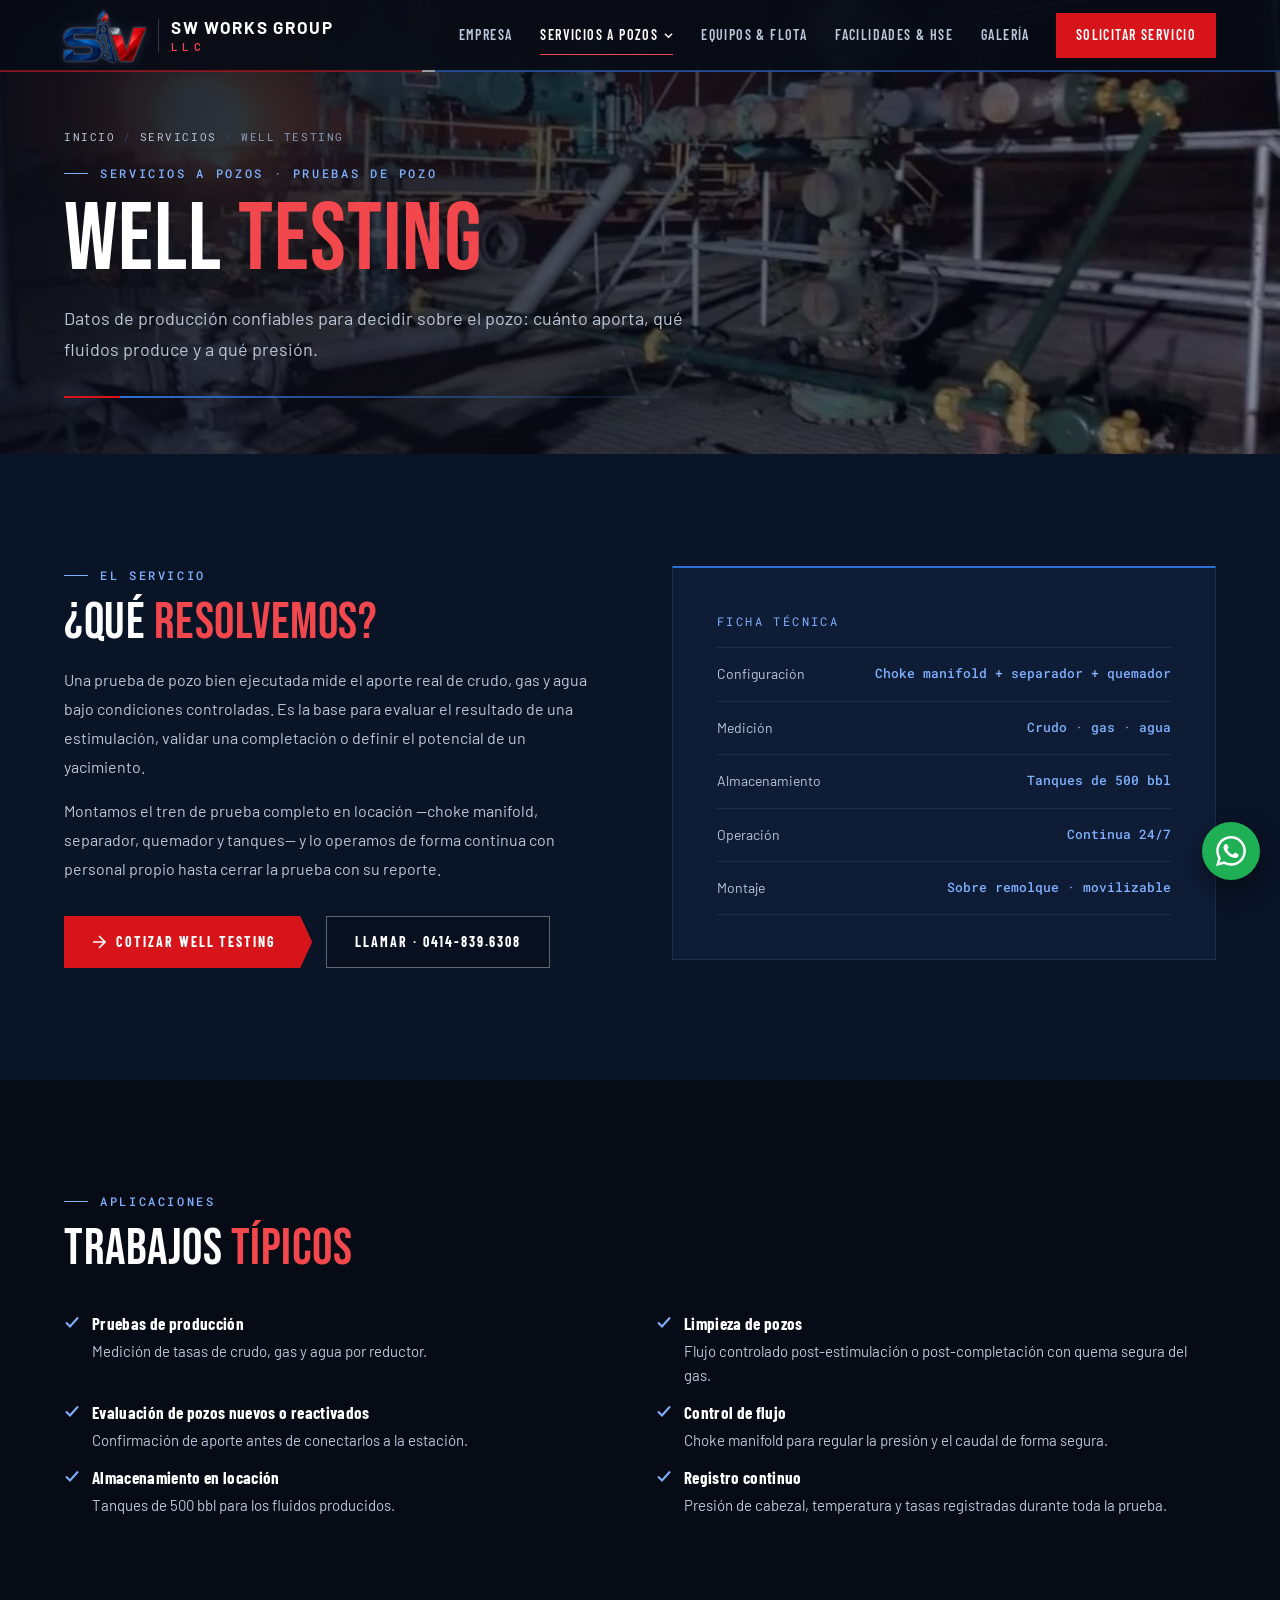
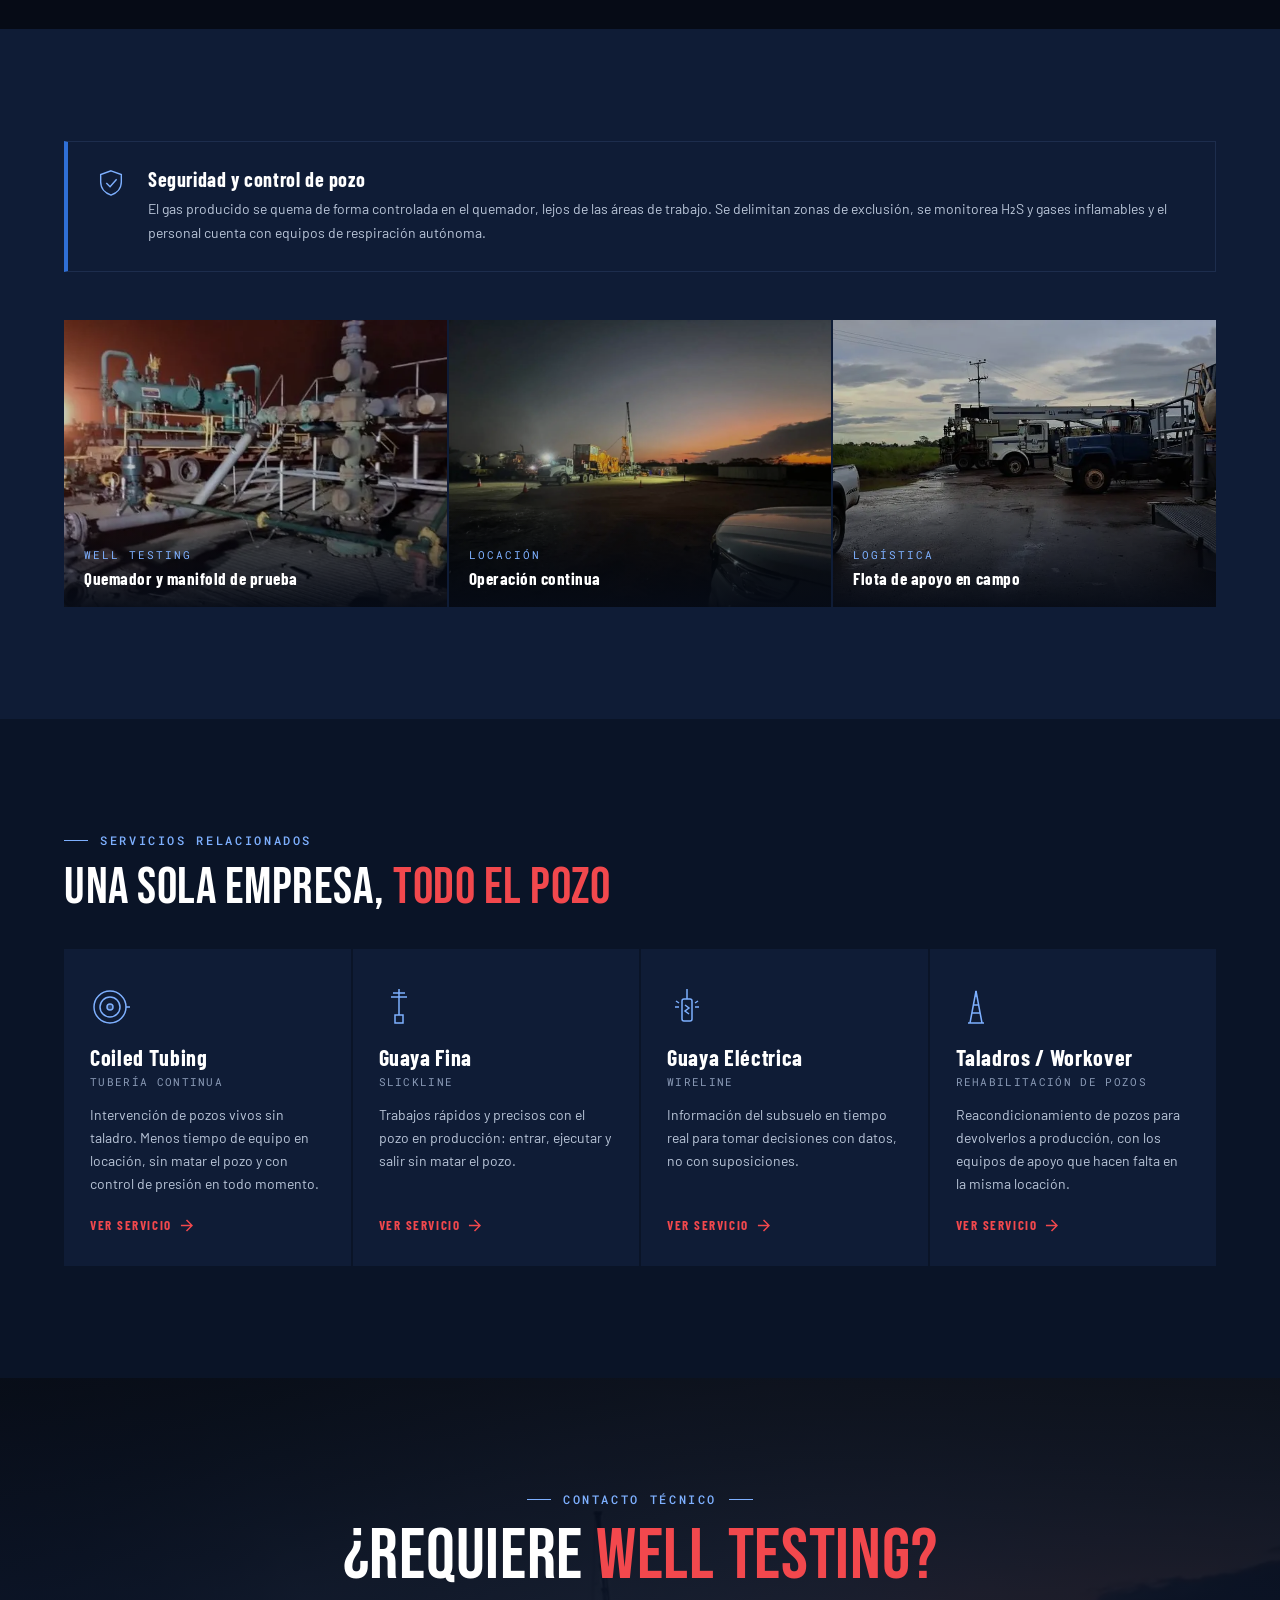
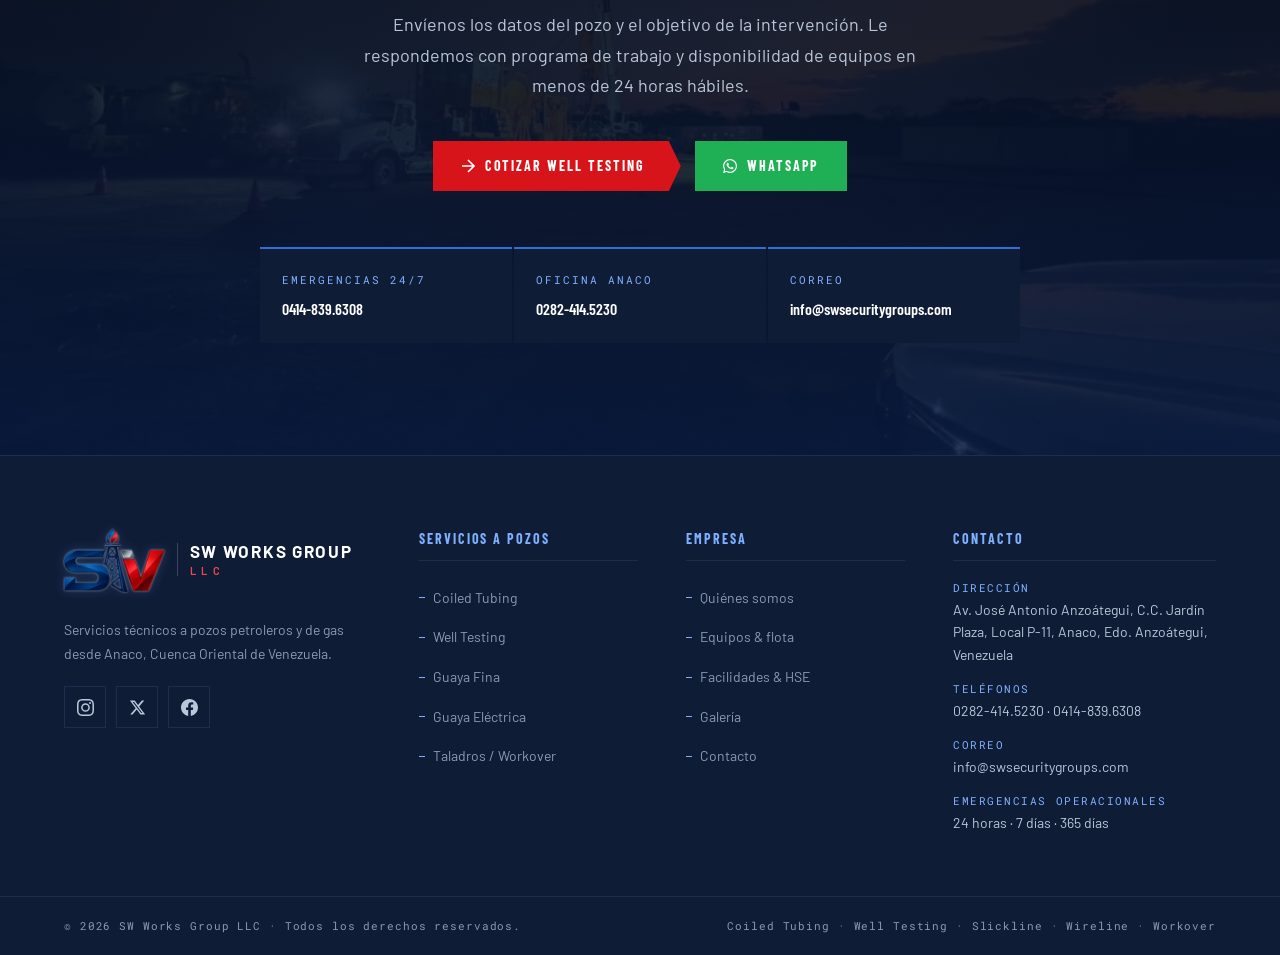
<file: pages/well-testing.html>
<!DOCTYPE html>
<html lang="es">
<head>
<meta charset="UTF-8">
<meta name="viewport" content="width=device-width, initial-scale=1">
<title>Well Testing (Pruebas de Pozo) | SW Works Group LLC</title>
<meta name="description" content="Pruebas de producción de pozos en Venezuela: choke manifold, separador, quemador y tanques para medir crudo, gas y agua. Operación continua 24/7 en la Cuenca Oriental.">
<link rel="canonical" href="https://swworksgroup.com/pages/well-testing.html">
<meta name="theme-color" content="#060B16">
<meta property="og:type" content="website">
<meta property="og:locale" content="es_VE">
<meta property="og:site_name" content="SW Works Group LLC">
<meta property="og:title" content="Well Testing (Pruebas de Pozo) | SW Works Group LLC">
<meta property="og:description" content="Pruebas de producción de pozos en Venezuela: choke manifold, separador, quemador y tanques para medir crudo, gas y agua. Operación continua 24/7 en la Cuenca Oriental.">
<meta property="og:url" content="https://swworksgroup.com/pages/well-testing.html">
<meta property="og:image" content="https://swworksgroup.com/img/og-image.jpg">
<meta property="og:image:width" content="1200">
<meta property="og:image:height" content="630">
<meta name="twitter:card" content="summary_large_image">
<link rel="icon" href="../img/favicon.png" type="image/png">
<link rel="apple-touch-icon" href="../img/apple-touch-icon.png">
<link rel="manifest" href="../site.webmanifest">
<link rel="preconnect" href="https://fonts.googleapis.com">
<link rel="preconnect" href="https://fonts.gstatic.com" crossorigin>
<link rel="stylesheet" href="https://fonts.googleapis.com/css2?family=Barlow+Condensed:wght@600;700&family=Barlow:wght@300;400;500;600&family=Bebas+Neue&family=Roboto+Mono:wght@400;500&display=swap">
<link rel="stylesheet" href="../css/global.css">
<link rel="preload" as="image" href="../img/well_testing.webp" fetchpriority="high">
<script>document.documentElement.classList.add('js')</script>
<script type="application/ld+json">{"@context": "https://schema.org", "@type": "LocalBusiness", "@id": "https://swworksgroup.com/#org", "name": "SW Works Group LLC", "alternateName": "SW Works Group", "url": "https://swworksgroup.com/", "logo": "https://swworksgroup.com/img/logo-sw-works-group.png", "image": "https://swworksgroup.com/img/og-image.jpg", "description": "Servicios a pozos petroleros y de gas en el Oriente de Venezuela: Coiled Tubing, Well Testing, Guaya Fina (Slickline), Guaya Eléctrica (Wireline), Workover y facilidades de superficie.", "telephone": "+582824145230", "email": "info@swsecuritygroups.com", "address": {"@type": "PostalAddress", "streetAddress": "Av. José Antonio Anzoátegui, C.C. Jardín Plaza, Local P-11", "addressLocality": "Anaco", "addressRegion": "Anzoátegui", "addressCountry": "VE"}, "areaServed": ["Anzoátegui", "Monagas", "Sucre", "Faja Petrolífera del Orinoco"], "openingHoursSpecification": [{"@type": "OpeningHoursSpecification", "dayOfWeek": ["Monday", "Tuesday", "Wednesday", "Thursday", "Friday"], "opens": "07:00", "closes": "17:00"}], "contactPoint": [{"@type": "ContactPoint", "telephone": "+584148396308", "contactType": "emergency", "availableLanguage": ["es", "en"], "hoursAvailable": "Mo-Su 00:00-23:59"}], "sameAs": ["https://www.instagram.com/swsecuritygroups/", "https://x.com/swsecurityworks", "https://www.facebook.com/profile.php?id=100068211665223"]}</script>
<script type="application/ld+json">{"@context": "https://schema.org", "@type": "BreadcrumbList", "itemListElement": [{"@type": "ListItem", "position": 1, "name": "Inicio", "item": "https://swworksgroup.com/"}, {"@type": "ListItem", "position": 2, "name": "Servicios a pozos", "item": "https://swworksgroup.com/pages/servicios.html"}, {"@type": "ListItem", "position": 3, "name": "Well Testing", "item": "https://swworksgroup.com/pages/well-testing.html"}]}</script>
<script type="application/ld+json">{"@context": "https://schema.org", "@type": "Service", "name": "Well Testing (Pruebas de pozo)", "serviceType": "Well Testing", "provider": {"@id": "https://swworksgroup.com/#org"}, "areaServed": "Venezuela", "description": "Pruebas de producción de pozos en Venezuela: choke manifold, separador, quemador y tanques para medir crudo, gas y agua. Operación continua 24/7 en la Cuenca Oriental.", "url": "https://swworksgroup.com/pages/well-testing.html"}</script>
</head>
<body>
<a class="skip-link" href="#main">Saltar al contenido</a>

<header>
<nav class="nav" aria-label="Principal">
  <a href="../index.html" class="nav-logo" aria-label="SW Works Group LLC — Inicio">
    <span class="brand"><img class="brand-mark" src="../img/brand-mark.webp" alt="" width="236" height="150"><span class="brand-word"><b>SW Works Group</b><small>LLC</small></span></span>
  </a>
  <ul class="nav-links">
    <li><a href="empresa.html">Empresa</a></li>
    <li class="has-drop">
      <a href="servicios.html" class="is-parent">Servicios a Pozos <svg class="nav-caret" viewBox="0 0 10 6" fill="none" stroke="currentColor" stroke-width="1.5" aria-hidden="true"><path d="M1 1l4 4 4-4"/></svg></a>
      <ul class="nav-drop"><li><a href="coiled-tubing.html">Coiled Tubing <small>Tubería continua</small></a></li><li><a href="well-testing.html" aria-current="page">Well Testing <small>Pruebas de pozo</small></a></li><li><a href="slickline.html">Guaya Fina <small>Slickline</small></a></li><li><a href="wireline.html">Guaya Eléctrica <small>Wireline</small></a></li><li><a href="workover.html">Taladros / Workover <small>Rehabilitación</small></a></li></ul>
    </li>
    <li><a href="flota.html">Equipos &amp; Flota</a></li>
    <li><a href="facilidades.html">Facilidades &amp; HSE</a></li>
    <li><a href="galeria.html">Galería</a></li>
    <li><a href="contacto.html" class="nav-cta">Solicitar Servicio</a></li>
  </ul>
  <button class="nav-burger" type="button" aria-label="Abrir menú" aria-expanded="false" aria-controls="nav-mobile">
    <span></span><span></span><span></span>
  </button>
</nav>
<nav class="nav-mobile" id="nav-mobile" aria-label="Menú móvil">
  <a href="../index.html">Inicio</a>
  <a href="empresa.html">Empresa</a>
  <a href="servicios.html">Servicios a Pozos</a>
  <a href="coiled-tubing.html" class="sub">Coiled Tubing</a><a href="well-testing.html" class="sub" aria-current="page">Well Testing</a><a href="slickline.html" class="sub">Guaya Fina</a><a href="wireline.html" class="sub">Guaya Eléctrica</a><a href="workover.html" class="sub">Taladros / Workover</a>
  <a href="flota.html">Equipos &amp; Flota</a>
  <a href="facilidades.html">Facilidades &amp; HSE</a>
  <a href="galeria.html">Galería</a>
  <a href="contacto.html" class="nav-cta-mob">Solicitar Servicio</a>
  <a href="tel:+584148396308" class="nav-mob-tel">Emergencias 24/7 · 0414-839.6308</a>
</nav>
</header>

<main id="main">

<section class="page-hero">
  <img src="../img/well_testing.webp" alt="Equipos de prueba de pozo con quemador encendido durante la noche" width="900" height="425" fetchpriority="high" decoding="async">
  <div class="page-hero-content">
    <ol class="crumbs" aria-label="Ruta de navegación"><li><a href="../index.html">Inicio</a></li><li><a href="servicios.html">Servicios</a></li><li aria-current="page">Well Testing</li></ol>
    <div class="stag">Servicios a pozos · Pruebas de pozo</div>
    <h1>Well <em>Testing</em></h1>
    <p class="page-hero-lead">Datos de producción confiables para decidir sobre el pozo: cuánto aporta, qué fluidos produce y a qué presión.</p>
    <div class="page-hero-line"></div>
  </div>
</section>

<section class="section section--dark" aria-labelledby="intro-title">
  <div class="specs-lay" style="align-items:start">
    <div class="rev">
      <div class="stag">El servicio</div>
      <h2 class="sh2 sh2--sm" id="intro-title">¿Qué <em>resolvemos?</em></h2>
      <div class="prose"><p>Una prueba de pozo bien ejecutada mide el aporte real de crudo, gas y agua bajo condiciones controladas. Es la base para evaluar el resultado de una estimulación, validar una completación o definir el potencial de un yacimiento.</p><p>Montamos el tren de prueba completo en locación —choke manifold, separador, quemador y tanques— y lo operamos de forma continua con personal propio hasta cerrar la prueba con su reporte.</p></div>
      <div class="btn-row" style="margin-top:32px">
        <a href="contacto.html?servicio=well-testing" class="btn btn-primary"><svg viewBox="0 0 14 14" fill="none" stroke="currentColor" stroke-width="1.6" aria-hidden="true"><path d="M1 7h12M7 1l6 6-6 6"/></svg> Cotizar Well Testing</a>
        <a href="tel:+584148396308" class="btn btn-secondary">Llamar · 0414-839.6308</a>
      </div>
    </div>
    <div class="panel rev d1">
      <div class="panel-tag">Ficha técnica</div>
      <table class="specs"><tr><th scope="row">Configuración</th><td>Choke manifold + separador + quemador</td></tr><tr><th scope="row">Medición</th><td>Crudo · gas · agua</td></tr><tr><th scope="row">Almacenamiento</th><td>Tanques de 500 bbl</td></tr><tr><th scope="row">Operación</th><td>Continua 24/7</td></tr><tr><th scope="row">Montaje</th><td>Sobre remolque · movilizable</td></tr></table>
      
    </div>
  </div>
</section>

<section class="section section--black" aria-labelledby="apps-title">
  <div class="stag">Aplicaciones</div>
  <h2 class="sh2 sh2--sm" id="apps-title">Trabajos <em>típicos</em></h2>
  <div class="rev" style="margin-top:36px"><ul class="checks checks--2"><li><span><strong>Pruebas de producción</strong>Medición de tasas de crudo, gas y agua por reductor.</span></li><li><span><strong>Limpieza de pozos</strong>Flujo controlado post-estimulación o post-completación con quema segura del gas.</span></li><li><span><strong>Evaluación de pozos nuevos o reactivados</strong>Confirmación de aporte antes de conectarlos a la estación.</span></li><li><span><strong>Control de flujo</strong>Choke manifold para regular la presión y el caudal de forma segura.</span></li><li><span><strong>Almacenamiento en locación</strong>Tanques de 500 bbl para los fluidos producidos.</span></li><li><span><strong>Registro continuo</strong>Presión de cabezal, temperatura y tasas registradas durante toda la prueba.</span></li></ul></div>
</section>

<section class="section section--dark2" aria-label="Seguridad y fotos de operación">
  <div class="callout rev">
    <svg viewBox="0 0 32 32" aria-hidden="true"><path d="M16 3l11 4v8c0 7-5 12-11 14C10 27 5 22 5 15V7z"/><path d="M11 16l4 4 7-8"/></svg>
    <div><h2 class="sh3" style="font-size:20px;margin-bottom:6px">Seguridad y control de pozo</h2><p>El gas producido se quema de forma controlada en el quemador, lejos de las áreas de trabajo. Se delimitan zonas de exclusión, se monitorea H₂S y gases inflamables y el personal cuenta con equipos de respiración autónoma.</p></div>
  </div>
  <div class="tile-grid mt-l rev"><figure class="tile"><img src="../img/well_testing.webp" alt="Tren de prueba con quemador encendido" width="900" height="425" loading="lazy" decoding="async"><figcaption class="tile-cap"><span>Well Testing</span><p>Quemador y manifold de prueba</p></figcaption></figure><figure class="tile"><img src="../img/sunset_operation.webp" alt="Equipos desplegados en locación al atardecer" width="1080" height="810" loading="lazy" decoding="async"><figcaption class="tile-cap"><span>Locación</span><p>Operación continua</p></figcaption></figure><figure class="tile"><img src="../img/fleet_rain.webp" alt="Flota de apoyo en locación bajo lluvia" width="1000" height="562" loading="lazy" decoding="async"><figcaption class="tile-cap"><span>Logística</span><p>Flota de apoyo en campo</p></figcaption></figure></div>
</section>

<section class="section section--dark" aria-labelledby="other-title">
  <div class="stag">Servicios relacionados</div>
  <h2 class="sh2 sh2--sm" id="other-title">Una sola empresa, <em>todo el pozo</em></h2>
  <div class="svc-grid" style="grid-template-columns:repeat(auto-fit,minmax(240px,1fr));margin-top:36px"><article class="svc-card"><svg class="svc-ico" viewBox="0 0 40 40" fill="none" stroke="currentColor" stroke-width="1.5" aria-hidden="true"><circle cx="20" cy="20" r="16"/><circle cx="20" cy="20" r="10"/><circle cx="20" cy="20" r="3" fill="currentColor" fill-opacity=".25"/><path d="M36 20h4"/></svg><h3>Coiled Tubing</h3><span class="svc-alt">Tubería continua</span><p>Intervención de pozos vivos sin taladro. Menos tiempo de equipo en locación, sin matar el pozo y con control de presión en todo momento.</p><a class="svc-more stretched" href="coiled-tubing.html">Ver servicio <svg viewBox="0 0 14 14" fill="none" stroke="currentColor" stroke-width="1.6" aria-hidden="true"><path d="M1 7h12M7 1l6 6-6 6"/></svg></a></article><article class="svc-card"><svg class="svc-ico" viewBox="0 0 40 40" fill="none" stroke="currentColor" stroke-width="1.5" aria-hidden="true"><path d="M20 2v26"/><rect x="16" y="28" width="8" height="8"/><path d="M12 10h16M14 6h12"/></svg><h3>Guaya Fina</h3><span class="svc-alt">Slickline</span><p>Trabajos rápidos y precisos con el pozo en producción: entrar, ejecutar y salir sin matar el pozo.</p><a class="svc-more stretched" href="slickline.html">Ver servicio <svg viewBox="0 0 14 14" fill="none" stroke="currentColor" stroke-width="1.6" aria-hidden="true"><path d="M1 7h12M7 1l6 6-6 6"/></svg></a></article><article class="svc-card"><svg class="svc-ico" viewBox="0 0 40 40" fill="none" stroke="currentColor" stroke-width="1.5" aria-hidden="true"><path d="M20 2v10"/><rect x="15" y="12" width="10" height="22" rx="2"/><path d="M18 18l4 3-4 3 4 3"/><path d="M8 20h4M28 20h4M9 14l3 2M31 14l-3 2"/></svg><h3>Guaya Eléctrica</h3><span class="svc-alt">Wireline</span><p>Información del subsuelo en tiempo real para tomar decisiones con datos, no con suposiciones.</p><a class="svc-more stretched" href="wireline.html">Ver servicio <svg viewBox="0 0 14 14" fill="none" stroke="currentColor" stroke-width="1.6" aria-hidden="true"><path d="M1 7h12M7 1l6 6-6 6"/></svg></a></article><article class="svc-card"><svg class="svc-ico" viewBox="0 0 40 40" fill="none" stroke="currentColor" stroke-width="1.5" aria-hidden="true"><path d="M14 36L20 4l6 32M16 26h8M17 18h6M12 36h16"/><path d="M20 4v6"/></svg><h3>Taladros / Workover</h3><span class="svc-alt">Rehabilitación de pozos</span><p>Reacondicionamiento de pozos para devolverlos a producción, con los equipos de apoyo que hacen falta en la misma locación.</p><a class="svc-more stretched" href="workover.html">Ver servicio <svg viewBox="0 0 14 14" fill="none" stroke="currentColor" stroke-width="1.6" aria-hidden="true"><path d="M1 7h12M7 1l6 6-6 6"/></svg></a></article></div>
</section>
</main>

<section class="cta" aria-labelledby="cta-title">
  <img src="../img/sunset_operation.webp" alt="" width="1080" height="810" loading="lazy" decoding="async">
  <div class="cta-c rev">
    <div class="stag stag--center">Contacto técnico</div>
    <h2 class="sh2" id="cta-title">¿Requiere <em>Well Testing?</em></h2>
    <p>Envíenos los datos del pozo y el objetivo de la intervención. Le respondemos con programa de trabajo y disponibilidad de equipos en menos de 24 horas hábiles.</p>
    <div class="btn-row">
      <a href="contacto.html?servicio=well-testing" class="btn btn-primary"><svg viewBox="0 0 14 14" fill="none" stroke="currentColor" stroke-width="1.6" aria-hidden="true"><path d="M1 7h12M7 1l6 6-6 6"/></svg> Cotizar Well Testing</a>
      <a href="https://wa.me/584148396308" class="btn btn-wa" target="_blank" rel="noopener"><svg width="18" height="18" fill="currentColor" viewBox="0 0 24 24" aria-hidden="true"><path d="M17.47 14.38c-.3-.15-1.76-.87-2.03-.97-.27-.1-.47-.15-.67.15-.2.3-.77.97-.94 1.17-.17.2-.35.22-.64.07-.3-.15-1.26-.46-2.4-1.48-.89-.79-1.49-1.77-1.66-2.07-.17-.3-.02-.46.13-.6.13-.14.3-.35.45-.52.15-.18.2-.3.3-.5.1-.2.05-.38-.02-.53-.08-.15-.67-1.62-.92-2.22-.24-.58-.49-.5-.67-.51h-.57c-.2 0-.52.07-.8.37-.27.3-1.04 1.02-1.04 2.48s1.07 2.88 1.21 3.08c.15.2 2.1 3.2 5.08 4.49.71.31 1.26.49 1.7.63.71.22 1.36.19 1.87.12.57-.09 1.76-.72 2-1.41.25-.7.25-1.29.18-1.41-.08-.13-.27-.2-.57-.35M12.05 21.8h-.01a9.87 9.87 0 01-5.03-1.38l-.36-.21-3.74.98 1-3.65-.24-.37a9.86 9.86 0 01-1.51-5.26c0-5.45 4.44-9.88 9.9-9.88 2.64 0 5.12 1.03 6.99 2.9a9.82 9.82 0 012.89 6.99c0 5.45-4.44 9.88-9.89 9.88m8.41-18.3A11.81 11.81 0 0012.05 0C5.5 0 .16 5.34.16 11.89c0 2.1.55 4.14 1.59 5.95L.06 24l6.3-1.65a11.88 11.88 0 005.68 1.45h.01c6.55 0 11.89-5.34 11.89-11.89 0-3.18-1.24-6.16-3.48-8.41"/></svg> WhatsApp</a>
    </div>
    <div class="cta-contacts">
      <div class="citem"><small>Emergencias 24/7</small><a href="tel:+584148396308">0414-839.6308</a></div>
      <div class="citem"><small>Oficina Anaco</small><a href="tel:+582824145230">0282-414.5230</a></div>
      <div class="citem"><small>Correo</small><a href="mailto:info@swsecuritygroups.com">info@swsecuritygroups.com</a></div>
    </div>
  </div>
</section>

<footer class="footer">
  <div class="footer-top">
    <div class="footer-brand">
      <div class="footer-logo"><span class="brand"><img class="brand-mark" src="../img/brand-mark.webp" alt="" width="236" height="150" loading="lazy"><span class="brand-word"><b>SW Works Group</b><small>LLC</small></span></span></div>
      <p>Servicios técnicos a pozos petroleros y de gas desde Anaco, Cuenca Oriental de Venezuela.</p>
      <div class="social-links"><a href="https://www.instagram.com/swsecuritygroups/" class="social-link" target="_blank" rel="noopener" aria-label="Instagram"><svg viewBox="0 0 24 24" aria-hidden="true"><path d="M12 2.16c3.2 0 3.58.01 4.85.07 3.25.15 4.77 1.69 4.92 4.92.06 1.27.07 1.65.07 4.85s-.01 3.58-.07 4.85c-.15 3.23-1.66 4.77-4.92 4.92-1.27.06-1.64.07-4.85.07s-3.58-.01-4.85-.07c-3.26-.15-4.77-1.7-4.92-4.92C2.17 15.58 2.16 15.2 2.16 12s.01-3.58.07-4.85C2.38 3.92 3.9 2.38 7.15 2.23 8.42 2.17 8.8 2.16 12 2.16zM12 0C8.74 0 8.33.01 7.05.07 2.7.27.27 2.69.07 7.05.01 8.33 0 8.74 0 12s.01 3.67.07 4.95c.2 4.36 2.62 6.78 6.98 6.98C8.33 23.99 8.74 24 12 24s3.67-.01 4.95-.07c4.35-.2 6.78-2.62 6.98-6.98.06-1.28.07-1.69.07-4.95s-.01-3.67-.07-4.95c-.2-4.35-2.62-6.78-6.98-6.98C15.67.01 15.26 0 12 0zm0 5.84a6.16 6.16 0 100 12.32 6.16 6.16 0 000-12.32zM12 16a4 4 0 110-8 4 4 0 010 8zm6.41-11.85a1.44 1.44 0 100 2.88 1.44 1.44 0 000-2.88z"/></svg></a><a href="https://x.com/swsecurityworks" class="social-link" target="_blank" rel="noopener" aria-label="X (Twitter)"><svg viewBox="0 0 24 24" aria-hidden="true"><path d="M18.24 2.25h3.31l-7.23 8.26 8.5 11.24h-6.65l-5.21-6.82-5.97 6.82H1.68l7.73-8.84L1.25 2.25H8.08l4.71 6.23zm-1.16 17.52h1.83L7.08 4.13H5.12z"/></svg></a><a href="https://www.facebook.com/profile.php?id=100068211665223" class="social-link" target="_blank" rel="noopener" aria-label="Facebook"><svg viewBox="0 0 24 24" aria-hidden="true"><path d="M24 12.07C24 5.41 18.63 0 12 0S0 5.4 0 12.07C0 18.1 4.39 23.1 10.13 24v-8.44H7.08v-3.49h3.04V9.41c0-3.02 1.8-4.7 4.54-4.7 1.31 0 2.68.24 2.68.24v2.97h-1.5c-1.5 0-1.96.93-1.96 1.89v2.26h3.33l-.53 3.49h-2.8V24C19.62 23.1 24 18.1 24 12.07"/></svg></a></div>
    </div>
    <div class="footer-col">
      <h2>Servicios a Pozos</h2>
      <ul><li><a href="coiled-tubing.html">Coiled Tubing <span class="sr-only">(Tubería continua)</span></a></li><li><a href="well-testing.html">Well Testing <span class="sr-only">(Pruebas de pozo)</span></a></li><li><a href="slickline.html">Guaya Fina <span class="sr-only">(Slickline)</span></a></li><li><a href="wireline.html">Guaya Eléctrica <span class="sr-only">(Wireline)</span></a></li><li><a href="workover.html">Taladros / Workover <span class="sr-only">(Rehabilitación)</span></a></li></ul>
    </div>
    <div class="footer-col">
      <h2>Empresa</h2>
      <ul>
        <li><a href="empresa.html">Quiénes somos</a></li>
        <li><a href="flota.html">Equipos &amp; flota</a></li>
        <li><a href="facilidades.html">Facilidades &amp; HSE</a></li>
        <li><a href="galeria.html">Galería</a></li>
        <li><a href="contacto.html">Contacto</a></li>
      </ul>
    </div>
    <div class="footer-col">
      <h2>Contacto</h2>
      <div class="fci"><small>Dirección</small><span>Av. José Antonio Anzoátegui, C.C. Jardín Plaza, Local P-11, Anaco, Edo. Anzoátegui, Venezuela</span></div>
      <div class="fci"><small>Teléfonos</small><span><a href="tel:+582824145230">0282-414.5230</a> · <a href="tel:+584148396308">0414-839.6308</a></span></div>
      <div class="fci"><small>Correo</small><a href="mailto:info@swsecuritygroups.com">info@swsecuritygroups.com</a></div>
      <div class="fci"><small>Emergencias operacionales</small><span>24 horas · 7 días · 365 días</span></div>
    </div>
  </div>
  <div class="footer-bottom">
    <p>&copy; <span data-year>2026</span> SW Works Group LLC · Todos los derechos reservados.</p>
    <p>Coiled Tubing · Well Testing · Slickline · Wireline · Workover</p>
  </div>
</footer>
<a class="wa-float" href="https://wa.me/584148396308?text=Hola,%20necesito%20información%20sobre%20servicios%20a%20pozos." target="_blank" rel="noopener" aria-label="Escríbenos por WhatsApp"><svg viewBox="0 0 24 24" aria-hidden="true"><path d="M17.47 14.38c-.3-.15-1.76-.87-2.03-.97-.27-.1-.47-.15-.67.15-.2.3-.77.97-.94 1.17-.17.2-.35.22-.64.07-.3-.15-1.26-.46-2.4-1.48-.89-.79-1.49-1.77-1.66-2.07-.17-.3-.02-.46.13-.6.13-.14.3-.35.45-.52.15-.18.2-.3.3-.5.1-.2.05-.38-.02-.53-.08-.15-.67-1.62-.92-2.22-.24-.58-.49-.5-.67-.51h-.57c-.2 0-.52.07-.8.37-.27.3-1.04 1.02-1.04 2.48s1.07 2.88 1.21 3.08c.15.2 2.1 3.2 5.08 4.49.71.31 1.26.49 1.7.63.71.22 1.36.19 1.87.12.57-.09 1.76-.72 2-1.41.25-.7.25-1.29.18-1.41-.08-.13-.27-.2-.57-.35M12.05 21.8h-.01a9.87 9.87 0 01-5.03-1.38l-.36-.21-3.74.98 1-3.65-.24-.37a9.86 9.86 0 01-1.51-5.26c0-5.45 4.44-9.88 9.9-9.88 2.64 0 5.12 1.03 6.99 2.9a9.82 9.82 0 012.89 6.99c0 5.45-4.44 9.88-9.89 9.88m8.41-18.3A11.81 11.81 0 0012.05 0C5.5 0 .16 5.34.16 11.89c0 2.1.55 4.14 1.59 5.95L.06 24l6.3-1.65a11.88 11.88 0 005.68 1.45h.01c6.55 0 11.89-5.34 11.89-11.89 0-3.18-1.24-6.16-3.48-8.41"/></svg><span class="wa-float-label">¿Necesitas un servicio? Escríbenos</span></a>
<script src="../js/global.js" defer></script>
</body>
</html>
</file>
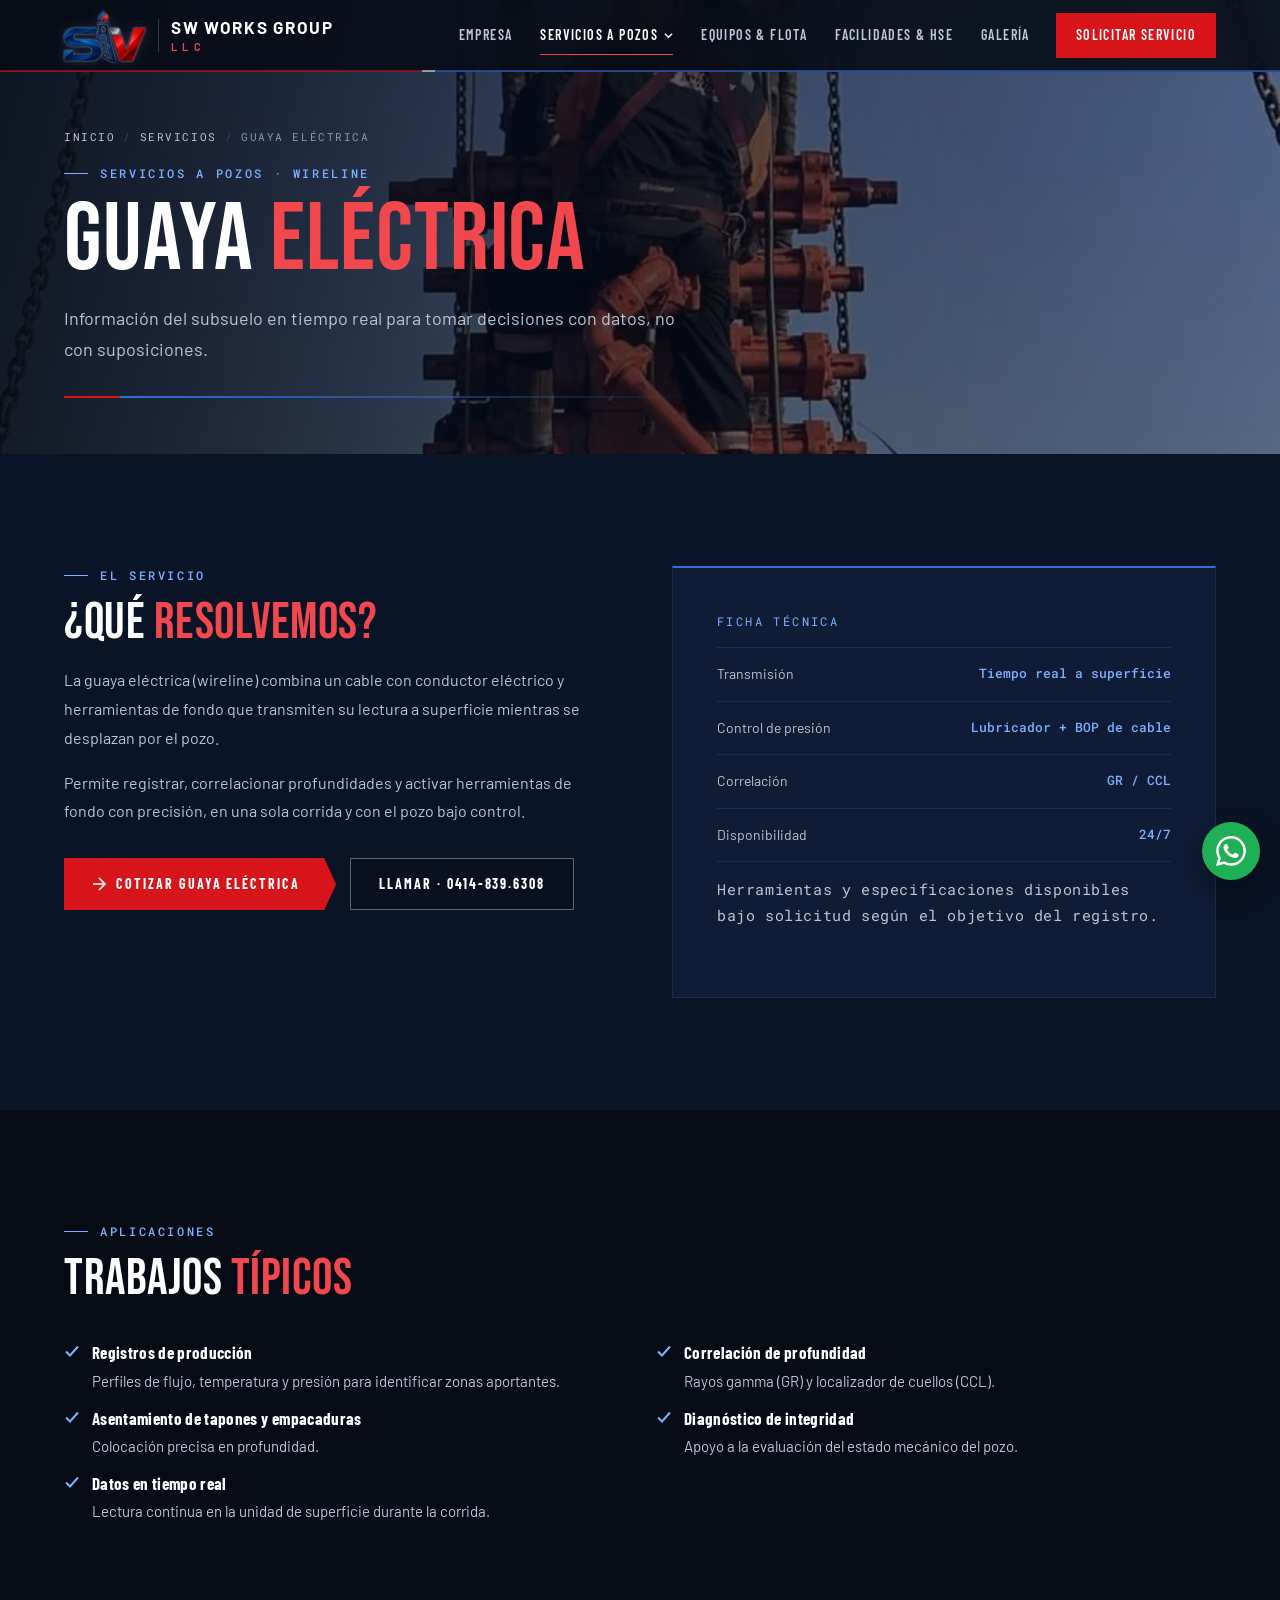
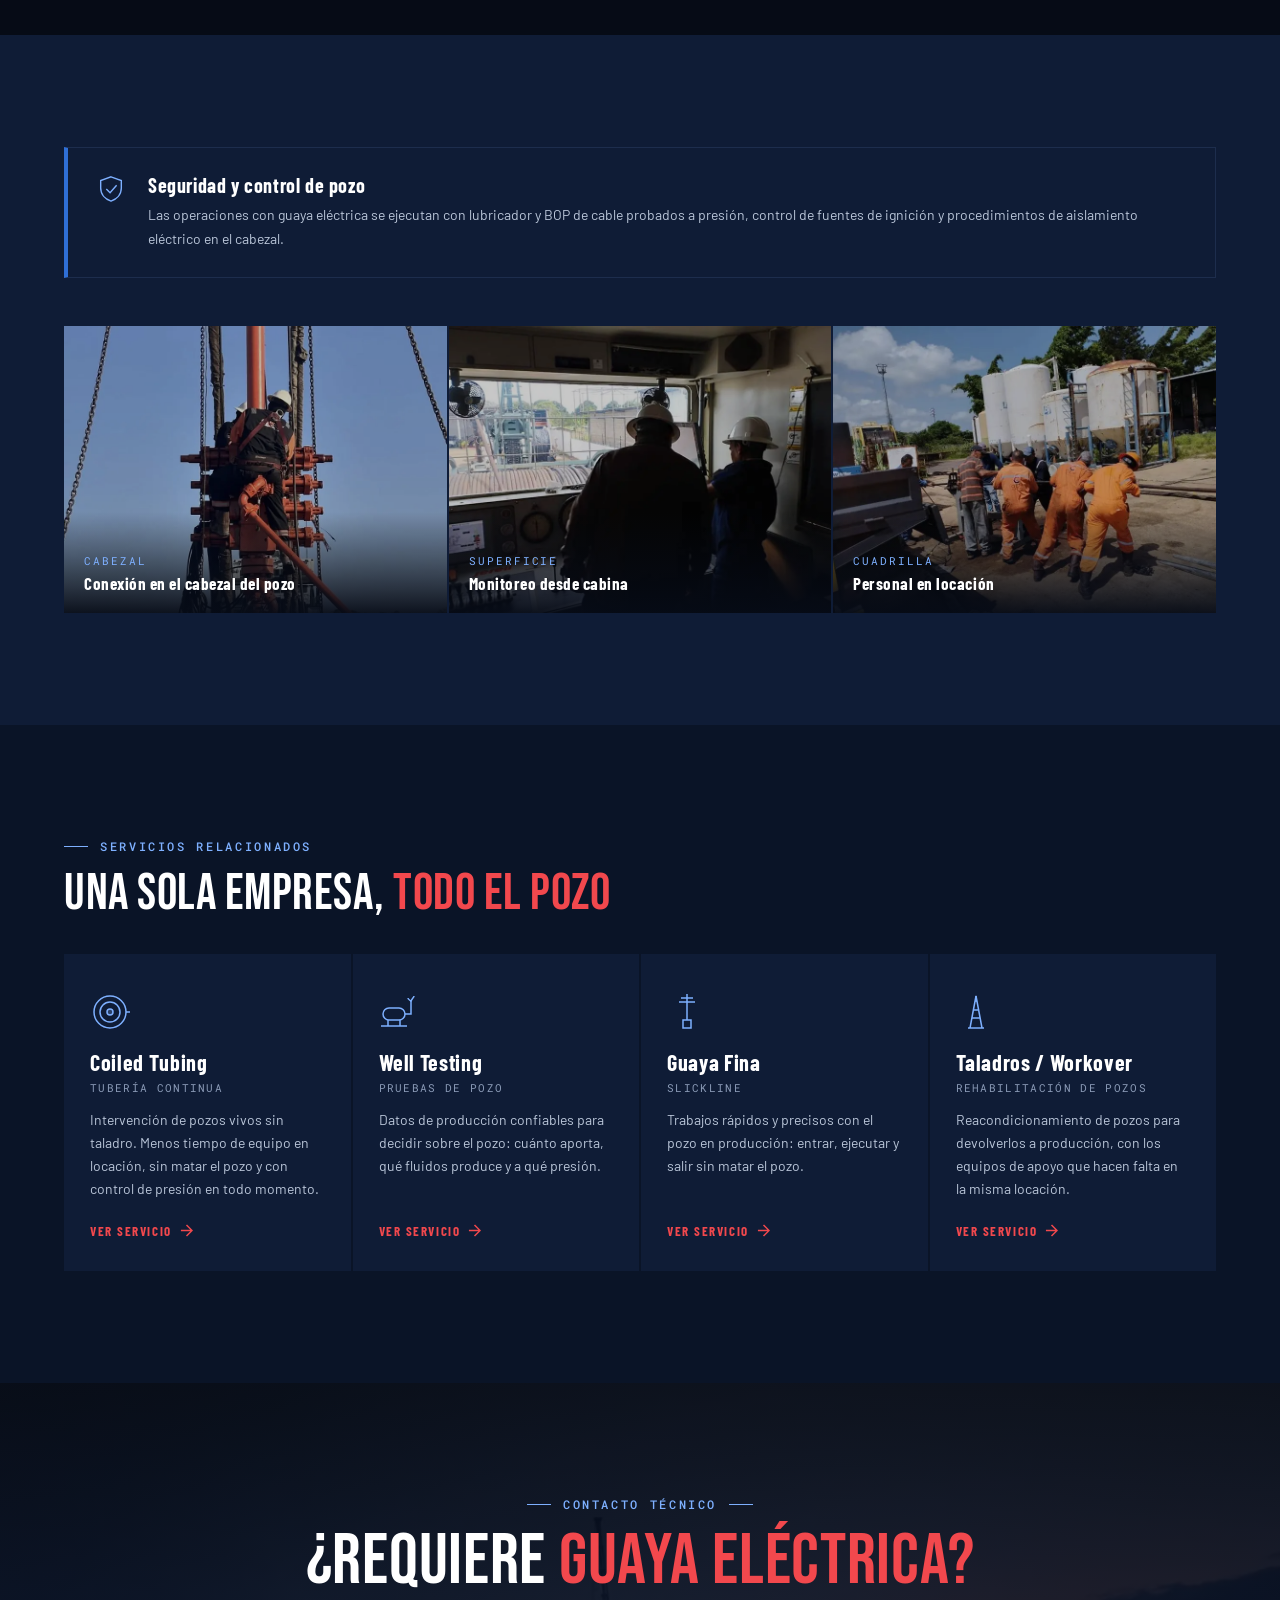
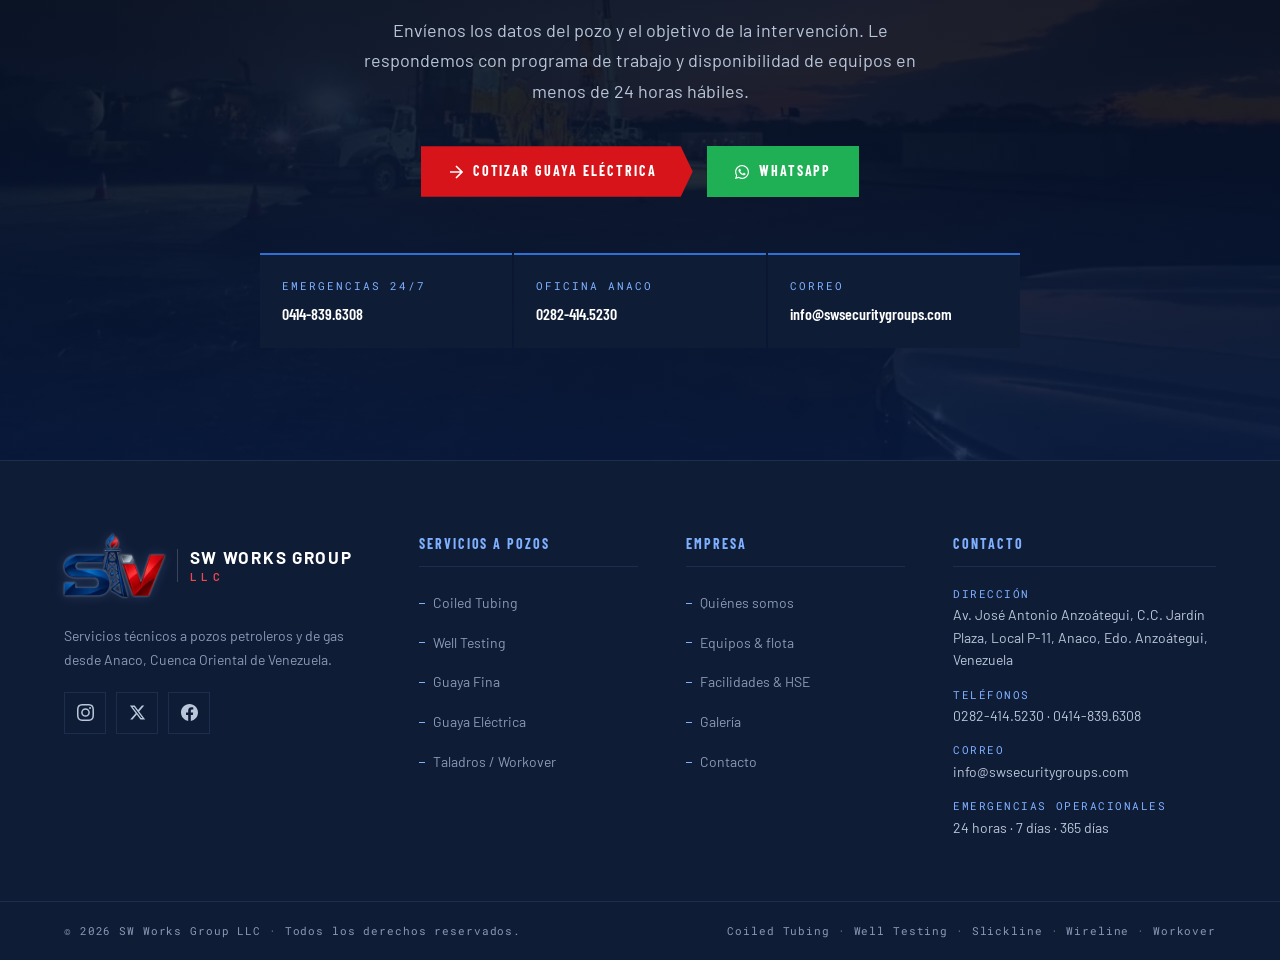
<file: pages/wireline.html>
<!DOCTYPE html>
<html lang="es">
<head>
<meta charset="UTF-8">
<meta name="viewport" content="width=device-width, initial-scale=1">
<title>Guaya Eléctrica (Wireline) | SW Works Group LLC</title>
<meta name="description" content="Servicios de guaya eléctrica (wireline) en Venezuela: registros de producción, correlación GR/CCL y asentamiento de tapones con lectura de datos en superficie en tiempo real.">
<link rel="canonical" href="https://swworksgroup.com/pages/wireline.html">
<meta name="theme-color" content="#060B16">
<meta property="og:type" content="website">
<meta property="og:locale" content="es_VE">
<meta property="og:site_name" content="SW Works Group LLC">
<meta property="og:title" content="Guaya Eléctrica (Wireline) | SW Works Group LLC">
<meta property="og:description" content="Servicios de guaya eléctrica (wireline) en Venezuela: registros de producción, correlación GR/CCL y asentamiento de tapones con lectura de datos en superficie en tiempo real.">
<meta property="og:url" content="https://swworksgroup.com/pages/wireline.html">
<meta property="og:image" content="https://swworksgroup.com/img/og-image.jpg">
<meta property="og:image:width" content="1200">
<meta property="og:image:height" content="630">
<meta name="twitter:card" content="summary_large_image">
<link rel="icon" href="../img/favicon.png" type="image/png">
<link rel="apple-touch-icon" href="../img/apple-touch-icon.png">
<link rel="manifest" href="../site.webmanifest">
<link rel="preconnect" href="https://fonts.googleapis.com">
<link rel="preconnect" href="https://fonts.gstatic.com" crossorigin>
<link rel="stylesheet" href="https://fonts.googleapis.com/css2?family=Barlow+Condensed:wght@600;700&family=Barlow:wght@300;400;500;600&family=Bebas+Neue&family=Roboto+Mono:wght@400;500&display=swap">
<link rel="stylesheet" href="../css/global.css">
<link rel="preload" as="image" href="../img/stack_technician.webp" fetchpriority="high">
<script>document.documentElement.classList.add('js')</script>
<script type="application/ld+json">{"@context": "https://schema.org", "@type": "LocalBusiness", "@id": "https://swworksgroup.com/#org", "name": "SW Works Group LLC", "alternateName": "SW Works Group", "url": "https://swworksgroup.com/", "logo": "https://swworksgroup.com/img/logo-sw-works-group.png", "image": "https://swworksgroup.com/img/og-image.jpg", "description": "Servicios a pozos petroleros y de gas en el Oriente de Venezuela: Coiled Tubing, Well Testing, Guaya Fina (Slickline), Guaya Eléctrica (Wireline), Workover y facilidades de superficie.", "telephone": "+582824145230", "email": "info@swsecuritygroups.com", "address": {"@type": "PostalAddress", "streetAddress": "Av. José Antonio Anzoátegui, C.C. Jardín Plaza, Local P-11", "addressLocality": "Anaco", "addressRegion": "Anzoátegui", "addressCountry": "VE"}, "areaServed": ["Anzoátegui", "Monagas", "Sucre", "Faja Petrolífera del Orinoco"], "openingHoursSpecification": [{"@type": "OpeningHoursSpecification", "dayOfWeek": ["Monday", "Tuesday", "Wednesday", "Thursday", "Friday"], "opens": "07:00", "closes": "17:00"}], "contactPoint": [{"@type": "ContactPoint", "telephone": "+584148396308", "contactType": "emergency", "availableLanguage": ["es", "en"], "hoursAvailable": "Mo-Su 00:00-23:59"}], "sameAs": ["https://www.instagram.com/swsecuritygroups/", "https://x.com/swsecurityworks", "https://www.facebook.com/profile.php?id=100068211665223"]}</script>
<script type="application/ld+json">{"@context": "https://schema.org", "@type": "BreadcrumbList", "itemListElement": [{"@type": "ListItem", "position": 1, "name": "Inicio", "item": "https://swworksgroup.com/"}, {"@type": "ListItem", "position": 2, "name": "Servicios a pozos", "item": "https://swworksgroup.com/pages/servicios.html"}, {"@type": "ListItem", "position": 3, "name": "Guaya Eléctrica", "item": "https://swworksgroup.com/pages/wireline.html"}]}</script>
<script type="application/ld+json">{"@context": "https://schema.org", "@type": "Service", "name": "Guaya Eléctrica (Wireline)", "serviceType": "Guaya Eléctrica", "provider": {"@id": "https://swworksgroup.com/#org"}, "areaServed": "Venezuela", "description": "Servicios de guaya eléctrica (wireline) en Venezuela: registros de producción, correlación GR/CCL y asentamiento de tapones con lectura de datos en superficie en tiempo real.", "url": "https://swworksgroup.com/pages/wireline.html"}</script>
</head>
<body>
<a class="skip-link" href="#main">Saltar al contenido</a>

<header>
<nav class="nav" aria-label="Principal">
  <a href="../index.html" class="nav-logo" aria-label="SW Works Group LLC — Inicio">
    <span class="brand"><img class="brand-mark" src="../img/brand-mark.webp" alt="" width="236" height="150"><span class="brand-word"><b>SW Works Group</b><small>LLC</small></span></span>
  </a>
  <ul class="nav-links">
    <li><a href="empresa.html">Empresa</a></li>
    <li class="has-drop">
      <a href="servicios.html" class="is-parent">Servicios a Pozos <svg class="nav-caret" viewBox="0 0 10 6" fill="none" stroke="currentColor" stroke-width="1.5" aria-hidden="true"><path d="M1 1l4 4 4-4"/></svg></a>
      <ul class="nav-drop"><li><a href="coiled-tubing.html">Coiled Tubing <small>Tubería continua</small></a></li><li><a href="well-testing.html">Well Testing <small>Pruebas de pozo</small></a></li><li><a href="slickline.html">Guaya Fina <small>Slickline</small></a></li><li><a href="wireline.html" aria-current="page">Guaya Eléctrica <small>Wireline</small></a></li><li><a href="workover.html">Taladros / Workover <small>Rehabilitación</small></a></li></ul>
    </li>
    <li><a href="flota.html">Equipos &amp; Flota</a></li>
    <li><a href="facilidades.html">Facilidades &amp; HSE</a></li>
    <li><a href="galeria.html">Galería</a></li>
    <li><a href="contacto.html" class="nav-cta">Solicitar Servicio</a></li>
  </ul>
  <button class="nav-burger" type="button" aria-label="Abrir menú" aria-expanded="false" aria-controls="nav-mobile">
    <span></span><span></span><span></span>
  </button>
</nav>
<nav class="nav-mobile" id="nav-mobile" aria-label="Menú móvil">
  <a href="../index.html">Inicio</a>
  <a href="empresa.html">Empresa</a>
  <a href="servicios.html">Servicios a Pozos</a>
  <a href="coiled-tubing.html" class="sub">Coiled Tubing</a><a href="well-testing.html" class="sub">Well Testing</a><a href="slickline.html" class="sub">Guaya Fina</a><a href="wireline.html" class="sub" aria-current="page">Guaya Eléctrica</a><a href="workover.html" class="sub">Taladros / Workover</a>
  <a href="flota.html">Equipos &amp; Flota</a>
  <a href="facilidades.html">Facilidades &amp; HSE</a>
  <a href="galeria.html">Galería</a>
  <a href="contacto.html" class="nav-cta-mob">Solicitar Servicio</a>
  <a href="tel:+584148396308" class="nav-mob-tel">Emergencias 24/7 · 0414-839.6308</a>
</nav>
</header>

<main id="main">

<section class="page-hero">
  <img src="../img/stack_technician.webp" alt="Técnico conectando equipos sobre el cabezal del pozo" width="900" height="840" fetchpriority="high" decoding="async">
  <div class="page-hero-content">
    <ol class="crumbs" aria-label="Ruta de navegación"><li><a href="../index.html">Inicio</a></li><li><a href="servicios.html">Servicios</a></li><li aria-current="page">Guaya Eléctrica</li></ol>
    <div class="stag">Servicios a pozos · Wireline</div>
    <h1>Guaya <em>eléctrica</em></h1>
    <p class="page-hero-lead">Información del subsuelo en tiempo real para tomar decisiones con datos, no con suposiciones.</p>
    <div class="page-hero-line"></div>
  </div>
</section>

<section class="section section--dark" aria-labelledby="intro-title">
  <div class="specs-lay" style="align-items:start">
    <div class="rev">
      <div class="stag">El servicio</div>
      <h2 class="sh2 sh2--sm" id="intro-title">¿Qué <em>resolvemos?</em></h2>
      <div class="prose"><p>La guaya eléctrica (wireline) combina un cable con conductor eléctrico y herramientas de fondo que transmiten su lectura a superficie mientras se desplazan por el pozo.</p><p>Permite registrar, correlacionar profundidades y activar herramientas de fondo con precisión, en una sola corrida y con el pozo bajo control.</p></div>
      <div class="btn-row" style="margin-top:32px">
        <a href="contacto.html?servicio=wireline" class="btn btn-primary"><svg viewBox="0 0 14 14" fill="none" stroke="currentColor" stroke-width="1.6" aria-hidden="true"><path d="M1 7h12M7 1l6 6-6 6"/></svg> Cotizar Guaya Eléctrica</a>
        <a href="tel:+584148396308" class="btn btn-secondary">Llamar · 0414-839.6308</a>
      </div>
    </div>
    <div class="panel rev d1">
      <div class="panel-tag">Ficha técnica</div>
      <table class="specs"><tr><th scope="row">Transmisión</th><td>Tiempo real a superficie</td></tr><tr><th scope="row">Control de presión</th><td>Lubricador + BOP de cable</td></tr><tr><th scope="row">Correlación</th><td>GR / CCL</td></tr><tr><th scope="row">Disponibilidad</th><td>24/7</td></tr></table>
      <p class="spec-note">Herramientas y especificaciones disponibles bajo solicitud según el objetivo del registro.</p>
    </div>
  </div>
</section>

<section class="section section--black" aria-labelledby="apps-title">
  <div class="stag">Aplicaciones</div>
  <h2 class="sh2 sh2--sm" id="apps-title">Trabajos <em>típicos</em></h2>
  <div class="rev" style="margin-top:36px"><ul class="checks checks--2"><li><span><strong>Registros de producción</strong>Perfiles de flujo, temperatura y presión para identificar zonas aportantes.</span></li><li><span><strong>Correlación de profundidad</strong>Rayos gamma (GR) y localizador de cuellos (CCL).</span></li><li><span><strong>Asentamiento de tapones y empacaduras</strong>Colocación precisa en profundidad.</span></li><li><span><strong>Diagnóstico de integridad</strong>Apoyo a la evaluación del estado mecánico del pozo.</span></li><li><span><strong>Datos en tiempo real</strong>Lectura continua en la unidad de superficie durante la corrida.</span></li></ul></div>
</section>

<section class="section section--dark2" aria-label="Seguridad y fotos de operación">
  <div class="callout rev">
    <svg viewBox="0 0 32 32" aria-hidden="true"><path d="M16 3l11 4v8c0 7-5 12-11 14C10 27 5 22 5 15V7z"/><path d="M11 16l4 4 7-8"/></svg>
    <div><h2 class="sh3" style="font-size:20px;margin-bottom:6px">Seguridad y control de pozo</h2><p>Las operaciones con guaya eléctrica se ejecutan con lubricador y BOP de cable probados a presión, control de fuentes de ignición y procedimientos de aislamiento eléctrico en el cabezal.</p></div>
  </div>
  <div class="tile-grid mt-l rev"><figure class="tile"><img src="../img/stack_technician.webp" alt="Técnico trabajando sobre el cabezal" width="900" height="840" loading="lazy" decoding="async"><figcaption class="tile-cap"><span>Cabezal</span><p>Conexión en el cabezal del pozo</p></figcaption></figure><figure class="tile"><img src="../img/control_cabin.webp" alt="Operadores en cabina de control" width="800" height="602" loading="lazy" decoding="async"><figcaption class="tile-cap"><span>Superficie</span><p>Monitoreo desde cabina</p></figcaption></figure><figure class="tile"><img src="../img/orange_team.webp" alt="Cuadrilla de campo en locación" width="800" height="602" loading="lazy" decoding="async"><figcaption class="tile-cap"><span>Cuadrilla</span><p>Personal en locación</p></figcaption></figure></div>
</section>

<section class="section section--dark" aria-labelledby="other-title">
  <div class="stag">Servicios relacionados</div>
  <h2 class="sh2 sh2--sm" id="other-title">Una sola empresa, <em>todo el pozo</em></h2>
  <div class="svc-grid" style="grid-template-columns:repeat(auto-fit,minmax(240px,1fr));margin-top:36px"><article class="svc-card"><svg class="svc-ico" viewBox="0 0 40 40" fill="none" stroke="currentColor" stroke-width="1.5" aria-hidden="true"><circle cx="20" cy="20" r="16"/><circle cx="20" cy="20" r="10"/><circle cx="20" cy="20" r="3" fill="currentColor" fill-opacity=".25"/><path d="M36 20h4"/></svg><h3>Coiled Tubing</h3><span class="svc-alt">Tubería continua</span><p>Intervención de pozos vivos sin taladro. Menos tiempo de equipo en locación, sin matar el pozo y con control de presión en todo momento.</p><a class="svc-more stretched" href="coiled-tubing.html">Ver servicio <svg viewBox="0 0 14 14" fill="none" stroke="currentColor" stroke-width="1.6" aria-hidden="true"><path d="M1 7h12M7 1l6 6-6 6"/></svg></a></article><article class="svc-card"><svg class="svc-ico" viewBox="0 0 40 40" fill="none" stroke="currentColor" stroke-width="1.5" aria-hidden="true"><rect x="4" y="16" width="22" height="12" rx="6"/><path d="M26 22h6v-12M32 10c0-3 3-4 3-6M29 6c0 2 3 2 3 4"/><path d="M9 28v6M21 28v6M2 34h26"/></svg><h3>Well Testing</h3><span class="svc-alt">Pruebas de pozo</span><p>Datos de producción confiables para decidir sobre el pozo: cuánto aporta, qué fluidos produce y a qué presión.</p><a class="svc-more stretched" href="well-testing.html">Ver servicio <svg viewBox="0 0 14 14" fill="none" stroke="currentColor" stroke-width="1.6" aria-hidden="true"><path d="M1 7h12M7 1l6 6-6 6"/></svg></a></article><article class="svc-card"><svg class="svc-ico" viewBox="0 0 40 40" fill="none" stroke="currentColor" stroke-width="1.5" aria-hidden="true"><path d="M20 2v26"/><rect x="16" y="28" width="8" height="8"/><path d="M12 10h16M14 6h12"/></svg><h3>Guaya Fina</h3><span class="svc-alt">Slickline</span><p>Trabajos rápidos y precisos con el pozo en producción: entrar, ejecutar y salir sin matar el pozo.</p><a class="svc-more stretched" href="slickline.html">Ver servicio <svg viewBox="0 0 14 14" fill="none" stroke="currentColor" stroke-width="1.6" aria-hidden="true"><path d="M1 7h12M7 1l6 6-6 6"/></svg></a></article><article class="svc-card"><svg class="svc-ico" viewBox="0 0 40 40" fill="none" stroke="currentColor" stroke-width="1.5" aria-hidden="true"><path d="M14 36L20 4l6 32M16 26h8M17 18h6M12 36h16"/><path d="M20 4v6"/></svg><h3>Taladros / Workover</h3><span class="svc-alt">Rehabilitación de pozos</span><p>Reacondicionamiento de pozos para devolverlos a producción, con los equipos de apoyo que hacen falta en la misma locación.</p><a class="svc-more stretched" href="workover.html">Ver servicio <svg viewBox="0 0 14 14" fill="none" stroke="currentColor" stroke-width="1.6" aria-hidden="true"><path d="M1 7h12M7 1l6 6-6 6"/></svg></a></article></div>
</section>
</main>

<section class="cta" aria-labelledby="cta-title">
  <img src="../img/sunset_operation.webp" alt="" width="1080" height="810" loading="lazy" decoding="async">
  <div class="cta-c rev">
    <div class="stag stag--center">Contacto técnico</div>
    <h2 class="sh2" id="cta-title">¿Requiere <em>Guaya Eléctrica?</em></h2>
    <p>Envíenos los datos del pozo y el objetivo de la intervención. Le respondemos con programa de trabajo y disponibilidad de equipos en menos de 24 horas hábiles.</p>
    <div class="btn-row">
      <a href="contacto.html?servicio=wireline" class="btn btn-primary"><svg viewBox="0 0 14 14" fill="none" stroke="currentColor" stroke-width="1.6" aria-hidden="true"><path d="M1 7h12M7 1l6 6-6 6"/></svg> Cotizar Guaya Eléctrica</a>
      <a href="https://wa.me/584148396308" class="btn btn-wa" target="_blank" rel="noopener"><svg width="18" height="18" fill="currentColor" viewBox="0 0 24 24" aria-hidden="true"><path d="M17.47 14.38c-.3-.15-1.76-.87-2.03-.97-.27-.1-.47-.15-.67.15-.2.3-.77.97-.94 1.17-.17.2-.35.22-.64.07-.3-.15-1.26-.46-2.4-1.48-.89-.79-1.49-1.77-1.66-2.07-.17-.3-.02-.46.13-.6.13-.14.3-.35.45-.52.15-.18.2-.3.3-.5.1-.2.05-.38-.02-.53-.08-.15-.67-1.62-.92-2.22-.24-.58-.49-.5-.67-.51h-.57c-.2 0-.52.07-.8.37-.27.3-1.04 1.02-1.04 2.48s1.07 2.88 1.21 3.08c.15.2 2.1 3.2 5.08 4.49.71.31 1.26.49 1.7.63.71.22 1.36.19 1.87.12.57-.09 1.76-.72 2-1.41.25-.7.25-1.29.18-1.41-.08-.13-.27-.2-.57-.35M12.05 21.8h-.01a9.87 9.87 0 01-5.03-1.38l-.36-.21-3.74.98 1-3.65-.24-.37a9.86 9.86 0 01-1.51-5.26c0-5.45 4.44-9.88 9.9-9.88 2.64 0 5.12 1.03 6.99 2.9a9.82 9.82 0 012.89 6.99c0 5.45-4.44 9.88-9.89 9.88m8.41-18.3A11.81 11.81 0 0012.05 0C5.5 0 .16 5.34.16 11.89c0 2.1.55 4.14 1.59 5.95L.06 24l6.3-1.65a11.88 11.88 0 005.68 1.45h.01c6.55 0 11.89-5.34 11.89-11.89 0-3.18-1.24-6.16-3.48-8.41"/></svg> WhatsApp</a>
    </div>
    <div class="cta-contacts">
      <div class="citem"><small>Emergencias 24/7</small><a href="tel:+584148396308">0414-839.6308</a></div>
      <div class="citem"><small>Oficina Anaco</small><a href="tel:+582824145230">0282-414.5230</a></div>
      <div class="citem"><small>Correo</small><a href="mailto:info@swsecuritygroups.com">info@swsecuritygroups.com</a></div>
    </div>
  </div>
</section>

<footer class="footer">
  <div class="footer-top">
    <div class="footer-brand">
      <div class="footer-logo"><span class="brand"><img class="brand-mark" src="../img/brand-mark.webp" alt="" width="236" height="150" loading="lazy"><span class="brand-word"><b>SW Works Group</b><small>LLC</small></span></span></div>
      <p>Servicios técnicos a pozos petroleros y de gas desde Anaco, Cuenca Oriental de Venezuela.</p>
      <div class="social-links"><a href="https://www.instagram.com/swsecuritygroups/" class="social-link" target="_blank" rel="noopener" aria-label="Instagram"><svg viewBox="0 0 24 24" aria-hidden="true"><path d="M12 2.16c3.2 0 3.58.01 4.85.07 3.25.15 4.77 1.69 4.92 4.92.06 1.27.07 1.65.07 4.85s-.01 3.58-.07 4.85c-.15 3.23-1.66 4.77-4.92 4.92-1.27.06-1.64.07-4.85.07s-3.58-.01-4.85-.07c-3.26-.15-4.77-1.7-4.92-4.92C2.17 15.58 2.16 15.2 2.16 12s.01-3.58.07-4.85C2.38 3.92 3.9 2.38 7.15 2.23 8.42 2.17 8.8 2.16 12 2.16zM12 0C8.74 0 8.33.01 7.05.07 2.7.27.27 2.69.07 7.05.01 8.33 0 8.74 0 12s.01 3.67.07 4.95c.2 4.36 2.62 6.78 6.98 6.98C8.33 23.99 8.74 24 12 24s3.67-.01 4.95-.07c4.35-.2 6.78-2.62 6.98-6.98.06-1.28.07-1.69.07-4.95s-.01-3.67-.07-4.95c-.2-4.35-2.62-6.78-6.98-6.98C15.67.01 15.26 0 12 0zm0 5.84a6.16 6.16 0 100 12.32 6.16 6.16 0 000-12.32zM12 16a4 4 0 110-8 4 4 0 010 8zm6.41-11.85a1.44 1.44 0 100 2.88 1.44 1.44 0 000-2.88z"/></svg></a><a href="https://x.com/swsecurityworks" class="social-link" target="_blank" rel="noopener" aria-label="X (Twitter)"><svg viewBox="0 0 24 24" aria-hidden="true"><path d="M18.24 2.25h3.31l-7.23 8.26 8.5 11.24h-6.65l-5.21-6.82-5.97 6.82H1.68l7.73-8.84L1.25 2.25H8.08l4.71 6.23zm-1.16 17.52h1.83L7.08 4.13H5.12z"/></svg></a><a href="https://www.facebook.com/profile.php?id=100068211665223" class="social-link" target="_blank" rel="noopener" aria-label="Facebook"><svg viewBox="0 0 24 24" aria-hidden="true"><path d="M24 12.07C24 5.41 18.63 0 12 0S0 5.4 0 12.07C0 18.1 4.39 23.1 10.13 24v-8.44H7.08v-3.49h3.04V9.41c0-3.02 1.8-4.7 4.54-4.7 1.31 0 2.68.24 2.68.24v2.97h-1.5c-1.5 0-1.96.93-1.96 1.89v2.26h3.33l-.53 3.49h-2.8V24C19.62 23.1 24 18.1 24 12.07"/></svg></a></div>
    </div>
    <div class="footer-col">
      <h2>Servicios a Pozos</h2>
      <ul><li><a href="coiled-tubing.html">Coiled Tubing <span class="sr-only">(Tubería continua)</span></a></li><li><a href="well-testing.html">Well Testing <span class="sr-only">(Pruebas de pozo)</span></a></li><li><a href="slickline.html">Guaya Fina <span class="sr-only">(Slickline)</span></a></li><li><a href="wireline.html">Guaya Eléctrica <span class="sr-only">(Wireline)</span></a></li><li><a href="workover.html">Taladros / Workover <span class="sr-only">(Rehabilitación)</span></a></li></ul>
    </div>
    <div class="footer-col">
      <h2>Empresa</h2>
      <ul>
        <li><a href="empresa.html">Quiénes somos</a></li>
        <li><a href="flota.html">Equipos &amp; flota</a></li>
        <li><a href="facilidades.html">Facilidades &amp; HSE</a></li>
        <li><a href="galeria.html">Galería</a></li>
        <li><a href="contacto.html">Contacto</a></li>
      </ul>
    </div>
    <div class="footer-col">
      <h2>Contacto</h2>
      <div class="fci"><small>Dirección</small><span>Av. José Antonio Anzoátegui, C.C. Jardín Plaza, Local P-11, Anaco, Edo. Anzoátegui, Venezuela</span></div>
      <div class="fci"><small>Teléfonos</small><span><a href="tel:+582824145230">0282-414.5230</a> · <a href="tel:+584148396308">0414-839.6308</a></span></div>
      <div class="fci"><small>Correo</small><a href="mailto:info@swsecuritygroups.com">info@swsecuritygroups.com</a></div>
      <div class="fci"><small>Emergencias operacionales</small><span>24 horas · 7 días · 365 días</span></div>
    </div>
  </div>
  <div class="footer-bottom">
    <p>&copy; <span data-year>2026</span> SW Works Group LLC · Todos los derechos reservados.</p>
    <p>Coiled Tubing · Well Testing · Slickline · Wireline · Workover</p>
  </div>
</footer>
<a class="wa-float" href="https://wa.me/584148396308?text=Hola,%20necesito%20información%20sobre%20servicios%20a%20pozos." target="_blank" rel="noopener" aria-label="Escríbenos por WhatsApp"><svg viewBox="0 0 24 24" aria-hidden="true"><path d="M17.47 14.38c-.3-.15-1.76-.87-2.03-.97-.27-.1-.47-.15-.67.15-.2.3-.77.97-.94 1.17-.17.2-.35.22-.64.07-.3-.15-1.26-.46-2.4-1.48-.89-.79-1.49-1.77-1.66-2.07-.17-.3-.02-.46.13-.6.13-.14.3-.35.45-.52.15-.18.2-.3.3-.5.1-.2.05-.38-.02-.53-.08-.15-.67-1.62-.92-2.22-.24-.58-.49-.5-.67-.51h-.57c-.2 0-.52.07-.8.37-.27.3-1.04 1.02-1.04 2.48s1.07 2.88 1.21 3.08c.15.2 2.1 3.2 5.08 4.49.71.31 1.26.49 1.7.63.71.22 1.36.19 1.87.12.57-.09 1.76-.72 2-1.41.25-.7.25-1.29.18-1.41-.08-.13-.27-.2-.57-.35M12.05 21.8h-.01a9.87 9.87 0 01-5.03-1.38l-.36-.21-3.74.98 1-3.65-.24-.37a9.86 9.86 0 01-1.51-5.26c0-5.45 4.44-9.88 9.9-9.88 2.64 0 5.12 1.03 6.99 2.9a9.82 9.82 0 012.89 6.99c0 5.45-4.44 9.88-9.89 9.88m8.41-18.3A11.81 11.81 0 0012.05 0C5.5 0 .16 5.34.16 11.89c0 2.1.55 4.14 1.59 5.95L.06 24l6.3-1.65a11.88 11.88 0 005.68 1.45h.01c6.55 0 11.89-5.34 11.89-11.89 0-3.18-1.24-6.16-3.48-8.41"/></svg><span class="wa-float-label">¿Necesitas un servicio? Escríbenos</span></a>
<script src="../js/global.js" defer></script>
</body>
</html>
</file>
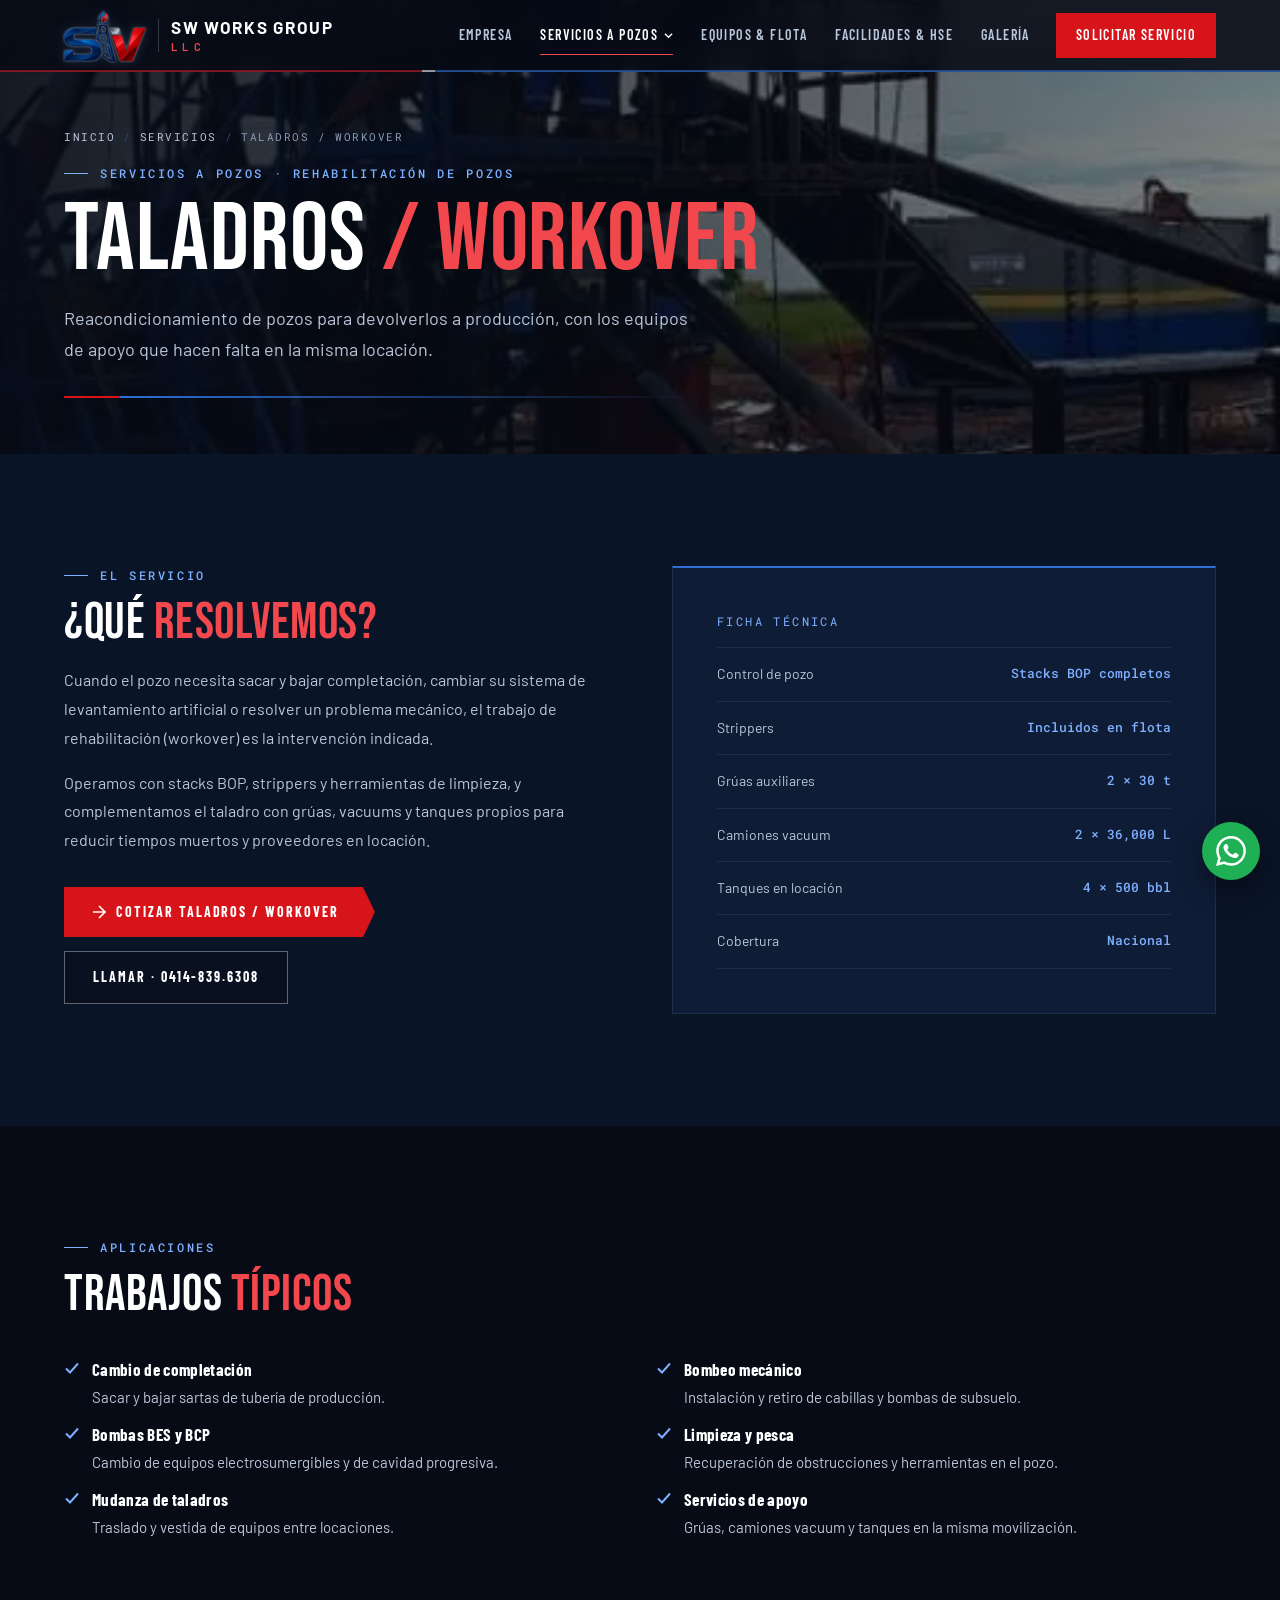
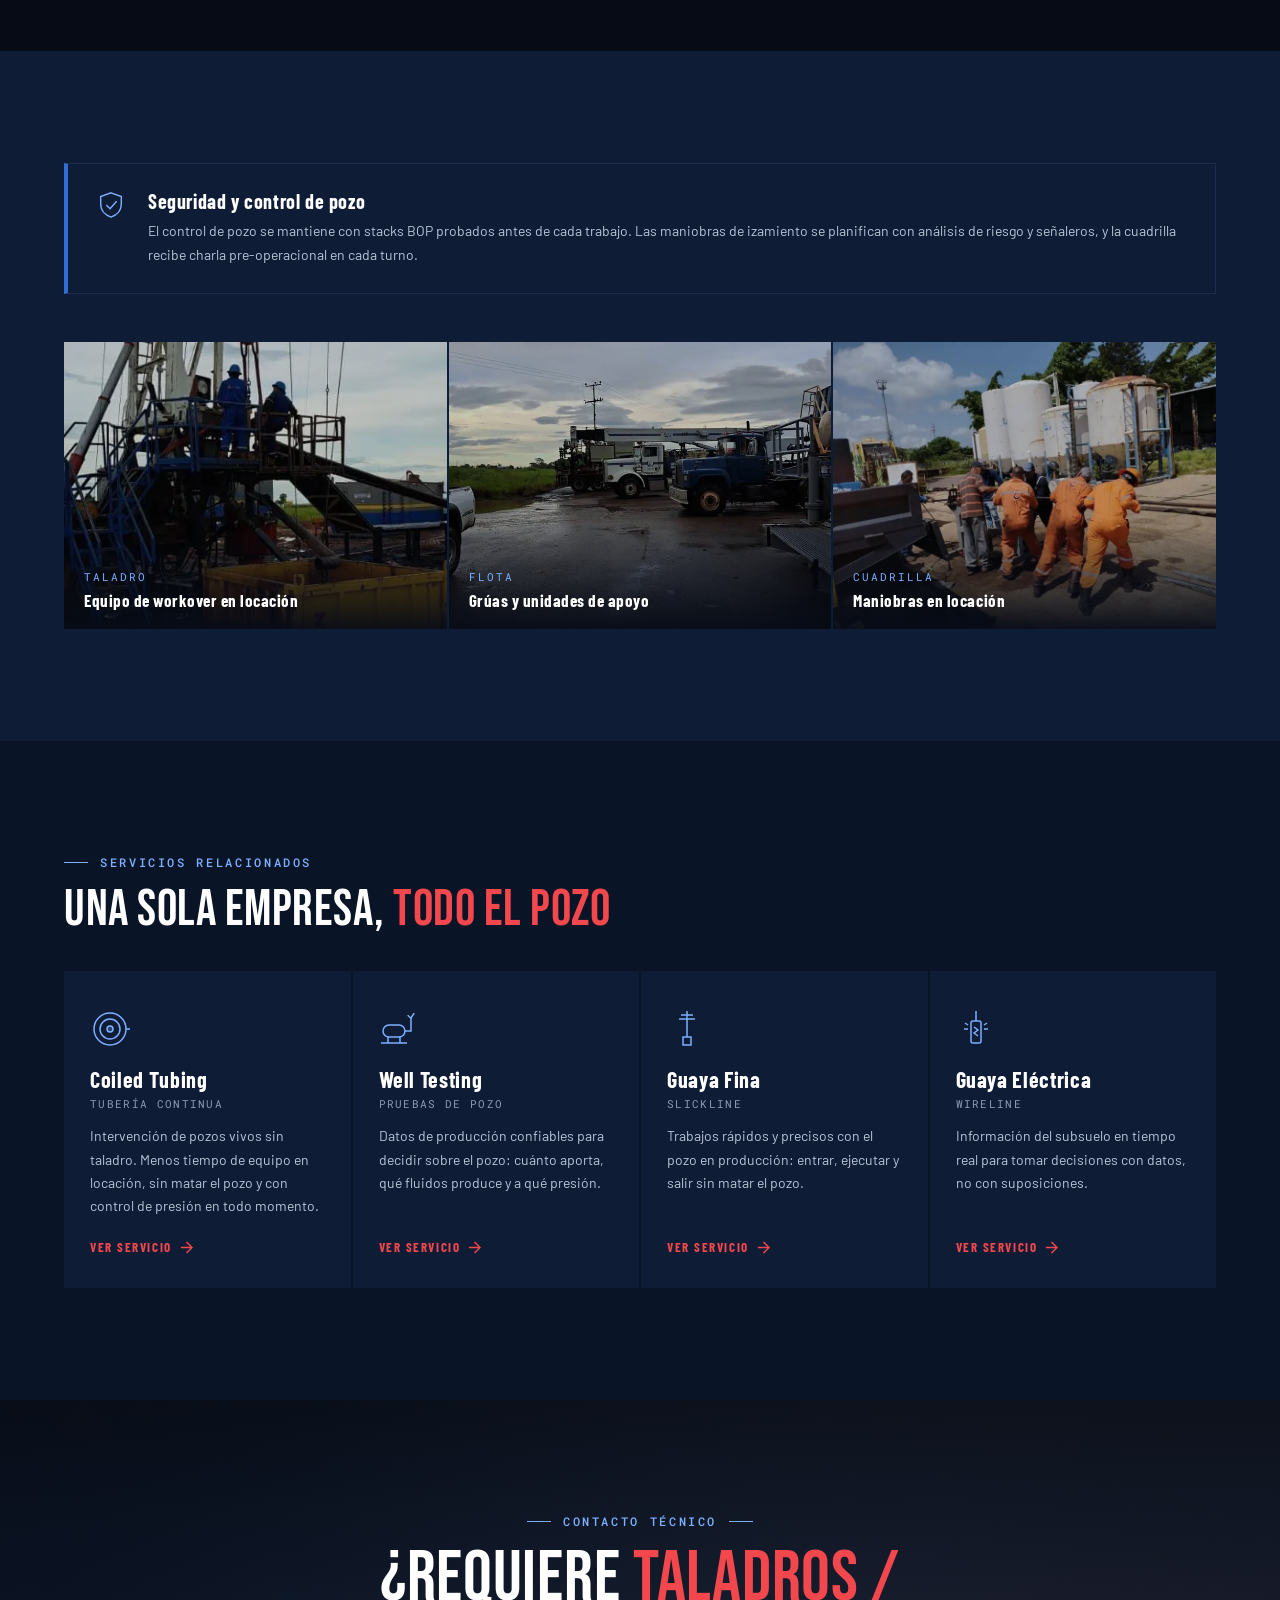
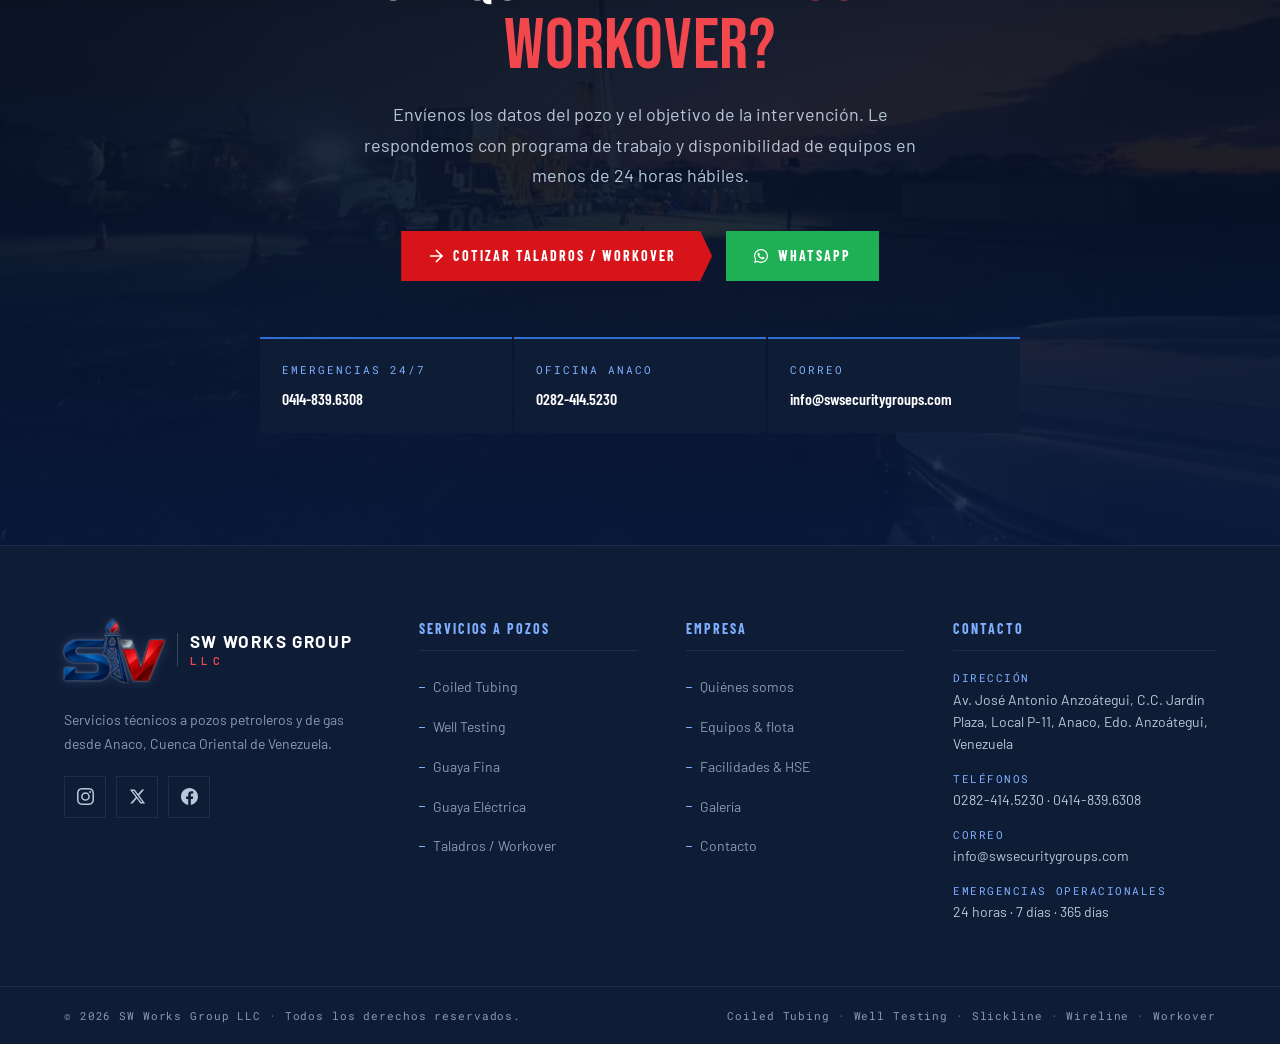
<file: pages/workover.html>
<!DOCTYPE html>
<html lang="es">
<head>
<meta charset="UTF-8">
<meta name="viewport" content="width=device-width, initial-scale=1">
<title>Taladros y Workover (Rehabilitación de Pozos) | SW Works Group LLC</title>
<meta name="description" content="Workover y rehabilitación de pozos en el Oriente venezolano: cambio de sartas, cabillas, BES y BCP, limpieza, mudanza de taladros, stacks BOP, grúas de 30 t y vacuums.">
<link rel="canonical" href="https://swworksgroup.com/pages/workover.html">
<meta name="theme-color" content="#060B16">
<meta property="og:type" content="website">
<meta property="og:locale" content="es_VE">
<meta property="og:site_name" content="SW Works Group LLC">
<meta property="og:title" content="Taladros y Workover (Rehabilitación de Pozos) | SW Works Group LLC">
<meta property="og:description" content="Workover y rehabilitación de pozos en el Oriente venezolano: cambio de sartas, cabillas, BES y BCP, limpieza, mudanza de taladros, stacks BOP, grúas de 30 t y vacuums.">
<meta property="og:url" content="https://swworksgroup.com/pages/workover.html">
<meta property="og:image" content="https://swworksgroup.com/img/og-image.jpg">
<meta property="og:image:width" content="1200">
<meta property="og:image:height" content="630">
<meta name="twitter:card" content="summary_large_image">
<link rel="icon" href="../img/favicon.png" type="image/png">
<link rel="apple-touch-icon" href="../img/apple-touch-icon.png">
<link rel="manifest" href="../site.webmanifest">
<link rel="preconnect" href="https://fonts.googleapis.com">
<link rel="preconnect" href="https://fonts.gstatic.com" crossorigin>
<link rel="stylesheet" href="https://fonts.googleapis.com/css2?family=Barlow+Condensed:wght@600;700&family=Barlow:wght@300;400;500;600&family=Bebas+Neue&family=Roboto+Mono:wght@400;500&display=swap">
<link rel="stylesheet" href="../css/global.css">
<link rel="preload" as="image" href="../img/workover_rig.webp" fetchpriority="high">
<script>document.documentElement.classList.add('js')</script>
<script type="application/ld+json">{"@context": "https://schema.org", "@type": "LocalBusiness", "@id": "https://swworksgroup.com/#org", "name": "SW Works Group LLC", "alternateName": "SW Works Group", "url": "https://swworksgroup.com/", "logo": "https://swworksgroup.com/img/logo-sw-works-group.png", "image": "https://swworksgroup.com/img/og-image.jpg", "description": "Servicios a pozos petroleros y de gas en el Oriente de Venezuela: Coiled Tubing, Well Testing, Guaya Fina (Slickline), Guaya Eléctrica (Wireline), Workover y facilidades de superficie.", "telephone": "+582824145230", "email": "info@swsecuritygroups.com", "address": {"@type": "PostalAddress", "streetAddress": "Av. José Antonio Anzoátegui, C.C. Jardín Plaza, Local P-11", "addressLocality": "Anaco", "addressRegion": "Anzoátegui", "addressCountry": "VE"}, "areaServed": ["Anzoátegui", "Monagas", "Sucre", "Faja Petrolífera del Orinoco"], "openingHoursSpecification": [{"@type": "OpeningHoursSpecification", "dayOfWeek": ["Monday", "Tuesday", "Wednesday", "Thursday", "Friday"], "opens": "07:00", "closes": "17:00"}], "contactPoint": [{"@type": "ContactPoint", "telephone": "+584148396308", "contactType": "emergency", "availableLanguage": ["es", "en"], "hoursAvailable": "Mo-Su 00:00-23:59"}], "sameAs": ["https://www.instagram.com/swsecuritygroups/", "https://x.com/swsecurityworks", "https://www.facebook.com/profile.php?id=100068211665223"]}</script>
<script type="application/ld+json">{"@context": "https://schema.org", "@type": "BreadcrumbList", "itemListElement": [{"@type": "ListItem", "position": 1, "name": "Inicio", "item": "https://swworksgroup.com/"}, {"@type": "ListItem", "position": 2, "name": "Servicios a pozos", "item": "https://swworksgroup.com/pages/servicios.html"}, {"@type": "ListItem", "position": 3, "name": "Taladros / Workover", "item": "https://swworksgroup.com/pages/workover.html"}]}</script>
<script type="application/ld+json">{"@context": "https://schema.org", "@type": "Service", "name": "Taladros / Workover (Rehabilitación de pozos)", "serviceType": "Taladros / Workover", "provider": {"@id": "https://swworksgroup.com/#org"}, "areaServed": "Venezuela", "description": "Workover y rehabilitación de pozos en el Oriente venezolano: cambio de sartas, cabillas, BES y BCP, limpieza, mudanza de taladros, stacks BOP, grúas de 30 t y vacuums.", "url": "https://swworksgroup.com/pages/workover.html"}</script>
</head>
<body>
<a class="skip-link" href="#main">Saltar al contenido</a>

<header>
<nav class="nav" aria-label="Principal">
  <a href="../index.html" class="nav-logo" aria-label="SW Works Group LLC — Inicio">
    <span class="brand"><img class="brand-mark" src="../img/brand-mark.webp" alt="" width="236" height="150"><span class="brand-word"><b>SW Works Group</b><small>LLC</small></span></span>
  </a>
  <ul class="nav-links">
    <li><a href="empresa.html">Empresa</a></li>
    <li class="has-drop">
      <a href="servicios.html" class="is-parent">Servicios a Pozos <svg class="nav-caret" viewBox="0 0 10 6" fill="none" stroke="currentColor" stroke-width="1.5" aria-hidden="true"><path d="M1 1l4 4 4-4"/></svg></a>
      <ul class="nav-drop"><li><a href="coiled-tubing.html">Coiled Tubing <small>Tubería continua</small></a></li><li><a href="well-testing.html">Well Testing <small>Pruebas de pozo</small></a></li><li><a href="slickline.html">Guaya Fina <small>Slickline</small></a></li><li><a href="wireline.html">Guaya Eléctrica <small>Wireline</small></a></li><li><a href="workover.html" aria-current="page">Taladros / Workover <small>Rehabilitación</small></a></li></ul>
    </li>
    <li><a href="flota.html">Equipos &amp; Flota</a></li>
    <li><a href="facilidades.html">Facilidades &amp; HSE</a></li>
    <li><a href="galeria.html">Galería</a></li>
    <li><a href="contacto.html" class="nav-cta">Solicitar Servicio</a></li>
  </ul>
  <button class="nav-burger" type="button" aria-label="Abrir menú" aria-expanded="false" aria-controls="nav-mobile">
    <span></span><span></span><span></span>
  </button>
</nav>
<nav class="nav-mobile" id="nav-mobile" aria-label="Menú móvil">
  <a href="../index.html">Inicio</a>
  <a href="empresa.html">Empresa</a>
  <a href="servicios.html">Servicios a Pozos</a>
  <a href="coiled-tubing.html" class="sub">Coiled Tubing</a><a href="well-testing.html" class="sub">Well Testing</a><a href="slickline.html" class="sub">Guaya Fina</a><a href="wireline.html" class="sub">Guaya Eléctrica</a><a href="workover.html" class="sub" aria-current="page">Taladros / Workover</a>
  <a href="flota.html">Equipos &amp; Flota</a>
  <a href="facilidades.html">Facilidades &amp; HSE</a>
  <a href="galeria.html">Galería</a>
  <a href="contacto.html" class="nav-cta-mob">Solicitar Servicio</a>
  <a href="tel:+584148396308" class="nav-mob-tel">Emergencias 24/7 · 0414-839.6308</a>
</nav>
</header>

<main id="main">

<section class="page-hero">
  <img src="../img/workover_rig.webp" alt="Taladro de rehabilitación con la torre levantada en locación" width="486" height="1080" fetchpriority="high" decoding="async">
  <div class="page-hero-content">
    <ol class="crumbs" aria-label="Ruta de navegación"><li><a href="../index.html">Inicio</a></li><li><a href="servicios.html">Servicios</a></li><li aria-current="page">Taladros / Workover</li></ol>
    <div class="stag">Servicios a pozos · Rehabilitación de pozos</div>
    <h1>Taladros <em>/ Workover</em></h1>
    <p class="page-hero-lead">Reacondicionamiento de pozos para devolverlos a producción, con los equipos de apoyo que hacen falta en la misma locación.</p>
    <div class="page-hero-line"></div>
  </div>
</section>

<section class="section section--dark" aria-labelledby="intro-title">
  <div class="specs-lay" style="align-items:start">
    <div class="rev">
      <div class="stag">El servicio</div>
      <h2 class="sh2 sh2--sm" id="intro-title">¿Qué <em>resolvemos?</em></h2>
      <div class="prose"><p>Cuando el pozo necesita sacar y bajar completación, cambiar su sistema de levantamiento artificial o resolver un problema mecánico, el trabajo de rehabilitación (workover) es la intervención indicada.</p><p>Operamos con stacks BOP, strippers y herramientas de limpieza, y complementamos el taladro con grúas, vacuums y tanques propios para reducir tiempos muertos y proveedores en locación.</p></div>
      <div class="btn-row" style="margin-top:32px">
        <a href="contacto.html?servicio=workover" class="btn btn-primary"><svg viewBox="0 0 14 14" fill="none" stroke="currentColor" stroke-width="1.6" aria-hidden="true"><path d="M1 7h12M7 1l6 6-6 6"/></svg> Cotizar Taladros / Workover</a>
        <a href="tel:+584148396308" class="btn btn-secondary">Llamar · 0414-839.6308</a>
      </div>
    </div>
    <div class="panel rev d1">
      <div class="panel-tag">Ficha técnica</div>
      <table class="specs"><tr><th scope="row">Control de pozo</th><td>Stacks BOP completos</td></tr><tr><th scope="row">Strippers</th><td>Incluidos en flota</td></tr><tr><th scope="row">Grúas auxiliares</th><td>2 × 30 t</td></tr><tr><th scope="row">Camiones vacuum</th><td>2 × 36,000 L</td></tr><tr><th scope="row">Tanques en locación</th><td>4 × 500 bbl</td></tr><tr><th scope="row">Cobertura</th><td>Nacional</td></tr></table>
      
    </div>
  </div>
</section>

<section class="section section--black" aria-labelledby="apps-title">
  <div class="stag">Aplicaciones</div>
  <h2 class="sh2 sh2--sm" id="apps-title">Trabajos <em>típicos</em></h2>
  <div class="rev" style="margin-top:36px"><ul class="checks checks--2"><li><span><strong>Cambio de completación</strong>Sacar y bajar sartas de tubería de producción.</span></li><li><span><strong>Bombeo mecánico</strong>Instalación y retiro de cabillas y bombas de subsuelo.</span></li><li><span><strong>Bombas BES y BCP</strong>Cambio de equipos electrosumergibles y de cavidad progresiva.</span></li><li><span><strong>Limpieza y pesca</strong>Recuperación de obstrucciones y herramientas en el pozo.</span></li><li><span><strong>Mudanza de taladros</strong>Traslado y vestida de equipos entre locaciones.</span></li><li><span><strong>Servicios de apoyo</strong>Grúas, camiones vacuum y tanques en la misma movilización.</span></li></ul></div>
</section>

<section class="section section--dark2" aria-label="Seguridad y fotos de operación">
  <div class="callout rev">
    <svg viewBox="0 0 32 32" aria-hidden="true"><path d="M16 3l11 4v8c0 7-5 12-11 14C10 27 5 22 5 15V7z"/><path d="M11 16l4 4 7-8"/></svg>
    <div><h2 class="sh3" style="font-size:20px;margin-bottom:6px">Seguridad y control de pozo</h2><p>El control de pozo se mantiene con stacks BOP probados antes de cada trabajo. Las maniobras de izamiento se planifican con análisis de riesgo y señaleros, y la cuadrilla recibe charla pre-operacional en cada turno.</p></div>
  </div>
  <div class="tile-grid mt-l rev"><figure class="tile"><img src="../img/workover_rig.webp" alt="Torre del taladro de rehabilitación" width="486" height="1080" loading="lazy" decoding="async"><figcaption class="tile-cap"><span>Taladro</span><p>Equipo de workover en locación</p></figcaption></figure><figure class="tile"><img src="../img/fleet_rain.webp" alt="Flota de apoyo en locación" width="1000" height="562" loading="lazy" decoding="async"><figcaption class="tile-cap"><span>Flota</span><p>Grúas y unidades de apoyo</p></figcaption></figure><figure class="tile"><img src="../img/orange_team.webp" alt="Cuadrilla maniobrando en locación" width="800" height="602" loading="lazy" decoding="async"><figcaption class="tile-cap"><span>Cuadrilla</span><p>Maniobras en locación</p></figcaption></figure></div>
</section>

<section class="section section--dark" aria-labelledby="other-title">
  <div class="stag">Servicios relacionados</div>
  <h2 class="sh2 sh2--sm" id="other-title">Una sola empresa, <em>todo el pozo</em></h2>
  <div class="svc-grid" style="grid-template-columns:repeat(auto-fit,minmax(240px,1fr));margin-top:36px"><article class="svc-card"><svg class="svc-ico" viewBox="0 0 40 40" fill="none" stroke="currentColor" stroke-width="1.5" aria-hidden="true"><circle cx="20" cy="20" r="16"/><circle cx="20" cy="20" r="10"/><circle cx="20" cy="20" r="3" fill="currentColor" fill-opacity=".25"/><path d="M36 20h4"/></svg><h3>Coiled Tubing</h3><span class="svc-alt">Tubería continua</span><p>Intervención de pozos vivos sin taladro. Menos tiempo de equipo en locación, sin matar el pozo y con control de presión en todo momento.</p><a class="svc-more stretched" href="coiled-tubing.html">Ver servicio <svg viewBox="0 0 14 14" fill="none" stroke="currentColor" stroke-width="1.6" aria-hidden="true"><path d="M1 7h12M7 1l6 6-6 6"/></svg></a></article><article class="svc-card"><svg class="svc-ico" viewBox="0 0 40 40" fill="none" stroke="currentColor" stroke-width="1.5" aria-hidden="true"><rect x="4" y="16" width="22" height="12" rx="6"/><path d="M26 22h6v-12M32 10c0-3 3-4 3-6M29 6c0 2 3 2 3 4"/><path d="M9 28v6M21 28v6M2 34h26"/></svg><h3>Well Testing</h3><span class="svc-alt">Pruebas de pozo</span><p>Datos de producción confiables para decidir sobre el pozo: cuánto aporta, qué fluidos produce y a qué presión.</p><a class="svc-more stretched" href="well-testing.html">Ver servicio <svg viewBox="0 0 14 14" fill="none" stroke="currentColor" stroke-width="1.6" aria-hidden="true"><path d="M1 7h12M7 1l6 6-6 6"/></svg></a></article><article class="svc-card"><svg class="svc-ico" viewBox="0 0 40 40" fill="none" stroke="currentColor" stroke-width="1.5" aria-hidden="true"><path d="M20 2v26"/><rect x="16" y="28" width="8" height="8"/><path d="M12 10h16M14 6h12"/></svg><h3>Guaya Fina</h3><span class="svc-alt">Slickline</span><p>Trabajos rápidos y precisos con el pozo en producción: entrar, ejecutar y salir sin matar el pozo.</p><a class="svc-more stretched" href="slickline.html">Ver servicio <svg viewBox="0 0 14 14" fill="none" stroke="currentColor" stroke-width="1.6" aria-hidden="true"><path d="M1 7h12M7 1l6 6-6 6"/></svg></a></article><article class="svc-card"><svg class="svc-ico" viewBox="0 0 40 40" fill="none" stroke="currentColor" stroke-width="1.5" aria-hidden="true"><path d="M20 2v10"/><rect x="15" y="12" width="10" height="22" rx="2"/><path d="M18 18l4 3-4 3 4 3"/><path d="M8 20h4M28 20h4M9 14l3 2M31 14l-3 2"/></svg><h3>Guaya Eléctrica</h3><span class="svc-alt">Wireline</span><p>Información del subsuelo en tiempo real para tomar decisiones con datos, no con suposiciones.</p><a class="svc-more stretched" href="wireline.html">Ver servicio <svg viewBox="0 0 14 14" fill="none" stroke="currentColor" stroke-width="1.6" aria-hidden="true"><path d="M1 7h12M7 1l6 6-6 6"/></svg></a></article></div>
</section>
</main>

<section class="cta" aria-labelledby="cta-title">
  <img src="../img/sunset_operation.webp" alt="" width="1080" height="810" loading="lazy" decoding="async">
  <div class="cta-c rev">
    <div class="stag stag--center">Contacto técnico</div>
    <h2 class="sh2" id="cta-title">¿Requiere <em>Taladros / Workover?</em></h2>
    <p>Envíenos los datos del pozo y el objetivo de la intervención. Le respondemos con programa de trabajo y disponibilidad de equipos en menos de 24 horas hábiles.</p>
    <div class="btn-row">
      <a href="contacto.html?servicio=workover" class="btn btn-primary"><svg viewBox="0 0 14 14" fill="none" stroke="currentColor" stroke-width="1.6" aria-hidden="true"><path d="M1 7h12M7 1l6 6-6 6"/></svg> Cotizar Taladros / Workover</a>
      <a href="https://wa.me/584148396308" class="btn btn-wa" target="_blank" rel="noopener"><svg width="18" height="18" fill="currentColor" viewBox="0 0 24 24" aria-hidden="true"><path d="M17.47 14.38c-.3-.15-1.76-.87-2.03-.97-.27-.1-.47-.15-.67.15-.2.3-.77.97-.94 1.17-.17.2-.35.22-.64.07-.3-.15-1.26-.46-2.4-1.48-.89-.79-1.49-1.77-1.66-2.07-.17-.3-.02-.46.13-.6.13-.14.3-.35.45-.52.15-.18.2-.3.3-.5.1-.2.05-.38-.02-.53-.08-.15-.67-1.62-.92-2.22-.24-.58-.49-.5-.67-.51h-.57c-.2 0-.52.07-.8.37-.27.3-1.04 1.02-1.04 2.48s1.07 2.88 1.21 3.08c.15.2 2.1 3.2 5.08 4.49.71.31 1.26.49 1.7.63.71.22 1.36.19 1.87.12.57-.09 1.76-.72 2-1.41.25-.7.25-1.29.18-1.41-.08-.13-.27-.2-.57-.35M12.05 21.8h-.01a9.87 9.87 0 01-5.03-1.38l-.36-.21-3.74.98 1-3.65-.24-.37a9.86 9.86 0 01-1.51-5.26c0-5.45 4.44-9.88 9.9-9.88 2.64 0 5.12 1.03 6.99 2.9a9.82 9.82 0 012.89 6.99c0 5.45-4.44 9.88-9.89 9.88m8.41-18.3A11.81 11.81 0 0012.05 0C5.5 0 .16 5.34.16 11.89c0 2.1.55 4.14 1.59 5.95L.06 24l6.3-1.65a11.88 11.88 0 005.68 1.45h.01c6.55 0 11.89-5.34 11.89-11.89 0-3.18-1.24-6.16-3.48-8.41"/></svg> WhatsApp</a>
    </div>
    <div class="cta-contacts">
      <div class="citem"><small>Emergencias 24/7</small><a href="tel:+584148396308">0414-839.6308</a></div>
      <div class="citem"><small>Oficina Anaco</small><a href="tel:+582824145230">0282-414.5230</a></div>
      <div class="citem"><small>Correo</small><a href="mailto:info@swsecuritygroups.com">info@swsecuritygroups.com</a></div>
    </div>
  </div>
</section>

<footer class="footer">
  <div class="footer-top">
    <div class="footer-brand">
      <div class="footer-logo"><span class="brand"><img class="brand-mark" src="../img/brand-mark.webp" alt="" width="236" height="150" loading="lazy"><span class="brand-word"><b>SW Works Group</b><small>LLC</small></span></span></div>
      <p>Servicios técnicos a pozos petroleros y de gas desde Anaco, Cuenca Oriental de Venezuela.</p>
      <div class="social-links"><a href="https://www.instagram.com/swsecuritygroups/" class="social-link" target="_blank" rel="noopener" aria-label="Instagram"><svg viewBox="0 0 24 24" aria-hidden="true"><path d="M12 2.16c3.2 0 3.58.01 4.85.07 3.25.15 4.77 1.69 4.92 4.92.06 1.27.07 1.65.07 4.85s-.01 3.58-.07 4.85c-.15 3.23-1.66 4.77-4.92 4.92-1.27.06-1.64.07-4.85.07s-3.58-.01-4.85-.07c-3.26-.15-4.77-1.7-4.92-4.92C2.17 15.58 2.16 15.2 2.16 12s.01-3.58.07-4.85C2.38 3.92 3.9 2.38 7.15 2.23 8.42 2.17 8.8 2.16 12 2.16zM12 0C8.74 0 8.33.01 7.05.07 2.7.27.27 2.69.07 7.05.01 8.33 0 8.74 0 12s.01 3.67.07 4.95c.2 4.36 2.62 6.78 6.98 6.98C8.33 23.99 8.74 24 12 24s3.67-.01 4.95-.07c4.35-.2 6.78-2.62 6.98-6.98.06-1.28.07-1.69.07-4.95s-.01-3.67-.07-4.95c-.2-4.35-2.62-6.78-6.98-6.98C15.67.01 15.26 0 12 0zm0 5.84a6.16 6.16 0 100 12.32 6.16 6.16 0 000-12.32zM12 16a4 4 0 110-8 4 4 0 010 8zm6.41-11.85a1.44 1.44 0 100 2.88 1.44 1.44 0 000-2.88z"/></svg></a><a href="https://x.com/swsecurityworks" class="social-link" target="_blank" rel="noopener" aria-label="X (Twitter)"><svg viewBox="0 0 24 24" aria-hidden="true"><path d="M18.24 2.25h3.31l-7.23 8.26 8.5 11.24h-6.65l-5.21-6.82-5.97 6.82H1.68l7.73-8.84L1.25 2.25H8.08l4.71 6.23zm-1.16 17.52h1.83L7.08 4.13H5.12z"/></svg></a><a href="https://www.facebook.com/profile.php?id=100068211665223" class="social-link" target="_blank" rel="noopener" aria-label="Facebook"><svg viewBox="0 0 24 24" aria-hidden="true"><path d="M24 12.07C24 5.41 18.63 0 12 0S0 5.4 0 12.07C0 18.1 4.39 23.1 10.13 24v-8.44H7.08v-3.49h3.04V9.41c0-3.02 1.8-4.7 4.54-4.7 1.31 0 2.68.24 2.68.24v2.97h-1.5c-1.5 0-1.96.93-1.96 1.89v2.26h3.33l-.53 3.49h-2.8V24C19.62 23.1 24 18.1 24 12.07"/></svg></a></div>
    </div>
    <div class="footer-col">
      <h2>Servicios a Pozos</h2>
      <ul><li><a href="coiled-tubing.html">Coiled Tubing <span class="sr-only">(Tubería continua)</span></a></li><li><a href="well-testing.html">Well Testing <span class="sr-only">(Pruebas de pozo)</span></a></li><li><a href="slickline.html">Guaya Fina <span class="sr-only">(Slickline)</span></a></li><li><a href="wireline.html">Guaya Eléctrica <span class="sr-only">(Wireline)</span></a></li><li><a href="workover.html">Taladros / Workover <span class="sr-only">(Rehabilitación)</span></a></li></ul>
    </div>
    <div class="footer-col">
      <h2>Empresa</h2>
      <ul>
        <li><a href="empresa.html">Quiénes somos</a></li>
        <li><a href="flota.html">Equipos &amp; flota</a></li>
        <li><a href="facilidades.html">Facilidades &amp; HSE</a></li>
        <li><a href="galeria.html">Galería</a></li>
        <li><a href="contacto.html">Contacto</a></li>
      </ul>
    </div>
    <div class="footer-col">
      <h2>Contacto</h2>
      <div class="fci"><small>Dirección</small><span>Av. José Antonio Anzoátegui, C.C. Jardín Plaza, Local P-11, Anaco, Edo. Anzoátegui, Venezuela</span></div>
      <div class="fci"><small>Teléfonos</small><span><a href="tel:+582824145230">0282-414.5230</a> · <a href="tel:+584148396308">0414-839.6308</a></span></div>
      <div class="fci"><small>Correo</small><a href="mailto:info@swsecuritygroups.com">info@swsecuritygroups.com</a></div>
      <div class="fci"><small>Emergencias operacionales</small><span>24 horas · 7 días · 365 días</span></div>
    </div>
  </div>
  <div class="footer-bottom">
    <p>&copy; <span data-year>2026</span> SW Works Group LLC · Todos los derechos reservados.</p>
    <p>Coiled Tubing · Well Testing · Slickline · Wireline · Workover</p>
  </div>
</footer>
<a class="wa-float" href="https://wa.me/584148396308?text=Hola,%20necesito%20información%20sobre%20servicios%20a%20pozos." target="_blank" rel="noopener" aria-label="Escríbenos por WhatsApp"><svg viewBox="0 0 24 24" aria-hidden="true"><path d="M17.47 14.38c-.3-.15-1.76-.87-2.03-.97-.27-.1-.47-.15-.67.15-.2.3-.77.97-.94 1.17-.17.2-.35.22-.64.07-.3-.15-1.26-.46-2.4-1.48-.89-.79-1.49-1.77-1.66-2.07-.17-.3-.02-.46.13-.6.13-.14.3-.35.45-.52.15-.18.2-.3.3-.5.1-.2.05-.38-.02-.53-.08-.15-.67-1.62-.92-2.22-.24-.58-.49-.5-.67-.51h-.57c-.2 0-.52.07-.8.37-.27.3-1.04 1.02-1.04 2.48s1.07 2.88 1.21 3.08c.15.2 2.1 3.2 5.08 4.49.71.31 1.26.49 1.7.63.71.22 1.36.19 1.87.12.57-.09 1.76-.72 2-1.41.25-.7.25-1.29.18-1.41-.08-.13-.27-.2-.57-.35M12.05 21.8h-.01a9.87 9.87 0 01-5.03-1.38l-.36-.21-3.74.98 1-3.65-.24-.37a9.86 9.86 0 01-1.51-5.26c0-5.45 4.44-9.88 9.9-9.88 2.64 0 5.12 1.03 6.99 2.9a9.82 9.82 0 012.89 6.99c0 5.45-4.44 9.88-9.89 9.88m8.41-18.3A11.81 11.81 0 0012.05 0C5.5 0 .16 5.34.16 11.89c0 2.1.55 4.14 1.59 5.95L.06 24l6.3-1.65a11.88 11.88 0 005.68 1.45h.01c6.55 0 11.89-5.34 11.89-11.89 0-3.18-1.24-6.16-3.48-8.41"/></svg><span class="wa-float-label">¿Necesitas un servicio? Escríbenos</span></a>
<script src="../js/global.js" defer></script>
</body>
</html>
</file>
<file: css/global.css>
/* ============================================================
   SW WORKS GROUP LLC — Sistema de diseño global
   Un solo archivo cacheable para todo el sitio.
   ============================================================ */

/* ─── TOKENS ─── */
:root {
  /* Paleta SW Works Group: azul marino y rojo del logo (bandera de EE. UU.) */
  --black:    #060B16;   /* fondo principal, negro azulado */
  --dark:     #0A1427;
  --dark2:    #0F1C36;   /* tarjetas y paneles */
  --steel:    #1D2D4D;   /* bordes */
  --mid:      #33476B;
  --navy:     #0C3A85;   /* azul del logo: barras y bloques */
  --blue:     #2F6FD6;   /* bordes y líneas estructurales */
  --sky:      #7EB0FF;   /* azul claro: etiquetas, iconos, datos técnicos */
  --red:      #F2484D;   /* rojo para texto y acentos sobre fondo oscuro */
  --red-btn:  #D7141A;   /* rojo del logo: botones con texto blanco */
  --red-btn-h:#B3101A;   /* rojo de botón al pasar el ratón */
  --white:    #FFFFFF;
  --grey:     #BAC6D9;
  --grey-mid: #8A9AB6;   /* AA sobre fondos oscuros */
  --danger:   #FF6B6B;
  --ok:       #3DDC84;

  --fD: 'Bebas Neue', Impact, 'Arial Narrow', sans-serif;
  --fH: 'Barlow Condensed', 'Arial Narrow', sans-serif;
  --fB: 'Barlow', system-ui, -apple-system, 'Segoe UI', sans-serif;
  --fM: 'Roboto Mono', ui-monospace, Menlo, Consolas, monospace;

  --nav-h: 72px;
  --section-px: clamp(20px, 5vw, 72px);
  --section-py: clamp(64px, 9vw, 112px);
  --maxw: 1320px;
  --gap: 2px;
  --t: .3s ease;
}

/* ─── RESET ─── */
*, *::before, *::after { box-sizing: border-box; margin: 0; padding: 0; }
html { scroll-behavior: smooth; font-size: 16px; scroll-padding-top: calc(var(--nav-h) + 16px); -webkit-text-size-adjust: 100%; }
body {
  background: var(--black);
  color: var(--white);
  font-family: var(--fB);
  font-weight: 400;
  line-height: 1.6;
  overflow-x: hidden;
  -webkit-font-smoothing: antialiased;
  text-rendering: optimizeLegibility;
}
img { display: block; max-width: 100%; height: auto; }
a { color: inherit; text-decoration: none; }
button { font: inherit; color: inherit; }
ul, ol { list-style: none; }
strong { color: var(--white); font-weight: 600; }
::selection { background: var(--red-btn); color: var(--white); }

:focus-visible { outline: 2px solid var(--sky); outline-offset: 3px; }

.skip-link {
  position: absolute; left: 16px; top: -60px; z-index: 1000;
  background: var(--red-btn); color: var(--white);
  font-family: var(--fH); font-weight: 700; letter-spacing: .1em; text-transform: uppercase;
  padding: 10px 18px; transition: top .2s;
}
.skip-link:focus { top: 12px; }
.sr-only { position: absolute; width: 1px; height: 1px; overflow: hidden; clip: rect(0 0 0 0); white-space: nowrap; }

::-webkit-scrollbar { width: 6px; }
::-webkit-scrollbar-track { background: var(--dark); }
::-webkit-scrollbar-thumb { background: var(--blue); }

/* ─── NAV ─── */
.nav {
  position: fixed; inset: 0 0 auto 0; z-index: 200;
  height: var(--nav-h);
  display: flex; align-items: center; justify-content: space-between; gap: 24px;
  padding: 0 var(--section-px);
  background: rgba(6,11,22,.86);
  backdrop-filter: blur(14px); -webkit-backdrop-filter: blur(14px);
  border-bottom: 1px solid rgba(126,176,255,.15);
  transition: background var(--t), border-color var(--t);
}
.nav::after { content: ''; position: absolute; left: 0; right: 0; bottom: -1px; height: 2px; background: linear-gradient(to right, var(--red-btn) 0 33%, var(--white) 33% 34%, var(--blue) 34% 100%); opacity: .55; }
.nav.scrolled { background: rgba(6,11,22,.97); border-bottom-color: rgba(126,176,255,.3); }
.nav-logo { display: flex; align-items: center; flex-shrink: 0; }
.brand { display: inline-flex; align-items: center; gap: 12px; }
.brand-mark { height: 52px; width: auto; flex-shrink: 0; filter: drop-shadow(0 0 1px rgba(255,255,255,.5)) drop-shadow(0 0 6px rgba(126,176,255,.18)); }
.brand-word { display: flex; flex-direction: column; line-height: 1; border-left: 1px solid rgba(255,255,255,.18); padding-left: 12px; }
.brand-word b { font-family: var(--fB); font-weight: 700; font-size: 17px; letter-spacing: .1em; text-transform: uppercase; color: var(--white); white-space: nowrap; }
.brand-word small { font-family: var(--fB); font-weight: 600; font-size: 11px; letter-spacing: .5em; color: var(--red); margin-top: 5px; }

.nav-links { display: flex; align-items: center; }
.nav-links li { position: relative; }
.nav-links > li > a {
  font-family: var(--fH); font-weight: 600; font-size: 14px;
  letter-spacing: .1em; text-transform: uppercase;
  color: var(--grey); padding: 10px 14px; display: flex; align-items: center; gap: 6px;
  transition: color var(--t); position: relative; white-space: nowrap;
}
.nav-links > li > a::after {
  content: ''; position: absolute; bottom: 2px; left: 14px; right: 14px; height: 1px;
  background: var(--red); transform: scaleX(0); transform-origin: left; transition: transform var(--t);
}
.nav-links > li > a:hover, .nav-links > li > a[aria-current="page"], .nav-links > li > a.is-parent { color: var(--white); }
.nav-links > li > a:hover::after, .nav-links > li > a[aria-current="page"]::after, .nav-links > li > a.is-parent::after { transform: scaleX(1); }
.nav-caret { width: 9px; height: 9px; transition: transform var(--t); }
.has-drop:hover .nav-caret, .has-drop:focus-within .nav-caret { transform: rotate(180deg); }

.nav-drop {
  position: absolute; top: 100%; left: 0; min-width: 260px;
  background: var(--dark2); border: 1px solid var(--steel); border-top: 2px solid var(--blue);
  padding: 8px 0; opacity: 0; visibility: hidden; transform: translateY(8px);
  transition: opacity .2s, transform .2s, visibility .2s;
  box-shadow: 0 18px 40px rgba(0,0,0,.5);
}
.has-drop:hover .nav-drop, .has-drop:focus-within .nav-drop { opacity: 1; visibility: visible; transform: translateY(0); }
.nav-drop a {
  display: flex; justify-content: space-between; align-items: baseline; gap: 16px;
  padding: 11px 20px; font-family: var(--fH); font-weight: 600; font-size: 14px;
  letter-spacing: .08em; text-transform: uppercase; color: var(--grey);
  transition: color var(--t), background var(--t);
}
.nav-drop a small { font-family: var(--fM); font-size: 11px; letter-spacing: .1em; color: var(--grey-mid); text-transform: none; }
.nav-drop a:hover, .nav-drop a[aria-current="page"] { color: var(--sky); background: rgba(126,176,255,.06); }

.nav-cta {
  margin-left: 12px; font-family: var(--fH); font-weight: 700; font-size: 13px;
  letter-spacing: .14em; text-transform: uppercase; color: var(--white);
  background: var(--red-btn); padding: 11px 20px; transition: background var(--t);
  white-space: nowrap;
}
.nav-cta:hover { background: var(--red-btn-h); }
.nav-links > li > a.nav-cta::after { display: none; }
.nav-links > li > a.nav-cta { color: var(--white); padding: 11px 20px; }

.nav-burger {
  display: none; flex-direction: column; justify-content: center; gap: 5px;
  width: 44px; height: 44px; padding: 10px; cursor: pointer; background: none; border: 1px solid var(--steel);
}
.nav-burger span { display: block; width: 100%; height: 2px; background: var(--white); transition: var(--t); }
.nav-burger[aria-expanded="true"] span:nth-child(1) { transform: translateY(7px) rotate(45deg); }
.nav-burger[aria-expanded="true"] span:nth-child(2) { opacity: 0; }
.nav-burger[aria-expanded="true"] span:nth-child(3) { transform: translateY(-7px) rotate(-45deg); }

.nav-mobile {
  position: fixed; top: var(--nav-h); left: 0; right: 0; bottom: 0; z-index: 199;
  background: var(--dark2); padding: 16px 24px 40px; overflow-y: auto;
  display: flex; flex-direction: column;
  transform: translateX(100%); visibility: hidden; transition: transform .3s ease, visibility .3s;
}
.nav-mobile.open { transform: none; visibility: visible; }
.nav-mobile a {
  font-family: var(--fH); font-weight: 600; font-size: 18px; letter-spacing: .1em; text-transform: uppercase;
  color: var(--grey); padding: 14px 0; border-bottom: 1px solid var(--steel);
}
.nav-mobile a.sub { font-size: 15px; padding: 11px 0 11px 18px; color: var(--grey-mid); }
.nav-mobile a[aria-current="page"], .nav-mobile a:hover { color: var(--red); }
.nav-mobile .nav-cta-mob {
  margin-top: 24px; color: var(--white); background: var(--red-btn); padding: 16px 24px;
  font-weight: 700; text-align: center; border: none;
}
.nav-mobile .nav-mob-tel { margin-top: 12px; text-align: center; border: 1px solid var(--steel); font-family: var(--fM); font-size: 14px; letter-spacing: .06em; }
body.menu-open { overflow: hidden; }

/* ─── TOP BAR (emergencias) ─── */
.topline {
  font-family: var(--fM); font-size: 11px; letter-spacing: .14em; text-transform: uppercase;
}

/* ─── PAGE HERO (páginas interiores) ─── */
.page-hero {
  position: relative; overflow: hidden; min-height: 420px;
  display: flex; align-items: flex-end; padding-top: var(--nav-h);
}
.page-hero > img { position: absolute; inset: 0; width: 100%; height: 100%; object-fit: cover; }
.page-hero::before {
  content: ''; position: absolute; inset: 0; z-index: 1;
  background: linear-gradient(100deg, rgba(6,11,22,.94) 0%, rgba(6,11,22,.7) 45%, rgba(6,11,22,.45) 100%);
}
.page-hero-content { position: relative; z-index: 2; padding: 56px var(--section-px) 56px; width: 100%; max-width: 1100px; }
.page-hero h1 { font-family: var(--fD); font-weight: 400; font-size: clamp(48px, 7.5vw, 104px); line-height: .92; letter-spacing: .01em; }
.page-hero h1 em { color: var(--red); font-style: normal; }
.page-hero-lead { font-size: clamp(15px, 1.6vw, 18px); color: var(--grey); max-width: 640px; margin-top: 18px; line-height: 1.7; }
.page-hero-line { height: 2px; background: linear-gradient(to right, var(--red-btn) 0 56px, var(--blue) 56px, transparent 65%); margin-top: 32px; }

.crumbs { display: flex; flex-wrap: wrap; gap: 8px; font-family: var(--fM); font-size: 11px; letter-spacing: .14em; text-transform: uppercase; color: var(--grey-mid); margin-bottom: 18px; }
.crumbs a { color: var(--grey); }
.crumbs a:hover { color: var(--sky); }
.crumbs li + li::before { content: '/'; margin-right: 8px; color: var(--mid); }

/* ─── SECTION PRIMITIVES ─── */
.section { padding: var(--section-py) var(--section-px); }
.section--dark { background: var(--dark); }
.section--dark2 { background: var(--dark2); }
.section--black { background: var(--black); }
.section--grid {
  background-color: var(--dark);
  background-image: radial-gradient(ellipse 70% 60% at 85% 0%, rgba(47,111,214,.12), transparent 70%), linear-gradient(rgba(255,255,255,.025) 1px, transparent 1px), linear-gradient(90deg, rgba(255,255,255,.025) 1px, transparent 1px);
  background-size: auto, 48px 48px, 48px 48px;
}
.wrap { max-width: var(--maxw); margin: 0 auto; }

.stag {
  display: flex; align-items: center; gap: 12px;
  font-family: var(--fM); font-size: 12px; font-weight: 500; letter-spacing: .22em; text-transform: uppercase;
  color: var(--sky); margin-bottom: 14px;
}
.stag::before { content: ''; width: 24px; height: 1px; background: var(--sky); flex-shrink: 0; }
.stag--center { justify-content: center; }
.stag--center::after { content: ''; width: 24px; height: 1px; background: var(--sky); flex-shrink: 0; }

.sh2 { font-family: var(--fD); font-weight: 400; font-size: clamp(40px, 5.6vw, 76px); line-height: .95; margin-bottom: 18px; letter-spacing: .01em; }
.sh2 em, .sh3 em { color: var(--red); font-style: normal; }
.sh2--sm { font-size: clamp(34px, 4vw, 54px); }
.sh3 { font-family: var(--fH); font-weight: 700; font-size: clamp(22px, 2.6vw, 30px); line-height: 1.15; letter-spacing: .03em; }
.slead { font-weight: 300; font-size: clamp(16px, 1.5vw, 18px); color: var(--grey); max-width: 620px; line-height: 1.75; }
.prose p { color: var(--grey); font-size: 16px; line-height: 1.8; margin-bottom: 16px; max-width: 680px; }
.prose p:last-child { margin-bottom: 0; }

.head-split { display: flex; justify-content: space-between; align-items: flex-end; gap: 32px; flex-wrap: wrap; margin-bottom: 56px; }
.center { text-align: center; }
.mt-l { margin-top: 48px; }

/* ─── BUTTONS ─── */
.btn {
  display: inline-flex; align-items: center; justify-content: center; gap: 10px;
  font-family: var(--fH); font-weight: 700; font-size: 14px; letter-spacing: .14em; text-transform: uppercase;
  cursor: pointer; transition: background var(--t), color var(--t), border-color var(--t), transform var(--t);
  border: none; min-height: 48px; padding: 14px 28px;
}
.btn svg { width: 14px; height: 14px; flex-shrink: 0; }
.btn-primary { background: var(--red-btn); color: var(--white); clip-path: polygon(0 0, calc(100% - 12px) 0, 100% 50%, calc(100% - 12px) 100%, 0 100%); padding-right: 36px; }
.btn-primary:hover { background: var(--red-btn-h); transform: translateX(3px); }
.btn-secondary { background: rgba(6,11,22,.35); color: var(--white); border: 1px solid rgba(255,255,255,.35); }
.btn-secondary:hover { border-color: var(--sky); color: var(--sky); }
.btn-outline { background: transparent; color: var(--red); border: 1px solid var(--red); }
.btn-outline:hover { background: var(--red-btn); color: var(--white); border-color: var(--red-btn); }
.btn-wa { background: #1FAF54; color: #fff; }
.btn-wa:hover { background: #25D366; }
.btn-row { display: flex; gap: 14px; flex-wrap: wrap; }

/* ─── HERO (inicio) ─── */
.hero { position: relative; min-height: 100svh; min-height: 100vh; display: flex; align-items: flex-end; overflow: hidden; padding: calc(var(--nav-h) + 40px) 0 96px; }
.hero > img { position: absolute; inset: 0; width: 100%; height: 100%; object-fit: cover; object-position: center 40%; animation: hzoom 24s ease-in-out infinite alternate; }
@keyframes hzoom { from { transform: scale(1.06); } to { transform: scale(1); } }
.hero::before { content: ''; position: absolute; inset: 0; z-index: 1; background: linear-gradient(105deg, rgba(6,11,22,.95) 0%, rgba(6,11,22,.72) 42%, rgba(6,11,22,.35) 75%, rgba(6,11,22,.6) 100%); }
.hero::after { content: ''; position: absolute; left: 0; right: 0; bottom: 0; height: 160px; z-index: 1; background: linear-gradient(to top, var(--black), transparent); }
.hero-content { position: relative; z-index: 2; padding: 0 var(--section-px); max-width: 980px; }
.hero-status {
  display: inline-flex; align-items: center; gap: 10px; margin-bottom: 22px;
  font-family: var(--fM); font-size: 12px; letter-spacing: .18em; text-transform: uppercase; color: var(--grey);
  border: 1px solid rgba(255,255,255,.14); background: rgba(6,11,22,.5); padding: 8px 14px;
}
.dot-live { width: 8px; height: 8px; border-radius: 50%; background: var(--ok); box-shadow: 0 0 0 0 rgba(61,220,132,.6); animation: live 2s infinite; }
@keyframes live { 0% { box-shadow: 0 0 0 0 rgba(61,220,132,.55); } 70% { box-shadow: 0 0 0 10px rgba(61,220,132,0); } 100% { box-shadow: 0 0 0 0 rgba(61,220,132,0); } }
.hero h1 { font-family: var(--fD); font-weight: 400; font-size: clamp(56px, 9.5vw, 132px); line-height: .9; margin-bottom: 22px; letter-spacing: .005em; }
.hero h1 em { color: var(--red); font-style: normal; display: block; }
.hero-sub { font-size: clamp(16px, 1.7vw, 20px); font-weight: 300; color: var(--grey); max-width: 600px; margin-bottom: 26px; line-height: 1.65; }
.hero-sub strong { font-weight: 500; }
.hero-tags { display: flex; flex-wrap: wrap; gap: 8px; margin-bottom: 36px; }
.chip { font-family: var(--fM); font-size: 11px; letter-spacing: .14em; text-transform: uppercase; color: var(--sky); border: 1px solid rgba(126,176,255,.35); padding: 5px 12px; background: rgba(6,11,22,.4); }
.hero-anim > * { opacity: 0; animation: fu .8s forwards; }
.hero-anim > *:nth-child(1) { animation-delay: .15s; }
.hero-anim > *:nth-child(2) { animation-delay: .3s; }
.hero-anim > *:nth-child(3) { animation-delay: .45s; }
.hero-anim > *:nth-child(4) { animation-delay: .6s; }
.hero-anim > *:nth-child(5) { animation-delay: .75s; }
@keyframes fu { from { opacity: 0; transform: translateY(22px); } to { opacity: 1; transform: none; } }
.scroll-ind { position: absolute; bottom: 28px; right: var(--section-px); z-index: 2; display: flex; flex-direction: column; align-items: center; gap: 8px; }
.scroll-ind span { font-family: var(--fM); font-size: 10px; letter-spacing: .2em; color: var(--grey-mid); writing-mode: vertical-rl; text-transform: uppercase; }
.scroll-line { width: 1px; height: 56px; background: linear-gradient(to bottom, var(--sky), transparent); animation: sp 2s ease-in-out infinite; }
@keyframes sp { 0%, 100% { opacity: .3; } 50% { opacity: 1; } }

/* ─── STATS BAR ─── */
.stats-bar { background: linear-gradient(100deg, #0A3176 0%, var(--navy) 45%, #1048A3 100%); border-bottom: 3px solid var(--red-btn); display: grid; grid-template-columns: repeat(5, 1fr); }
.stat { display: flex; flex-direction: column; align-items: center; justify-content: center; text-align: center; gap: 4px; padding: 22px 12px; border-right: 1px solid rgba(255,255,255,.16); }
.stat:last-child { border-right: none; }
.stat-n { font-family: var(--fD); font-size: clamp(32px, 3.4vw, 46px); color: var(--white); line-height: 1; }
.stat-n small { font-size: .5em; margin-left: 2px; }
.stat-l { font-family: var(--fM); font-size: 11px; font-weight: 500; letter-spacing: .14em; text-transform: uppercase; color: rgba(255,255,255,.8); }

/* ─── SERVICE CARDS ─── */
.svc-grid { display: grid; grid-template-columns: repeat(5, 1fr); gap: var(--gap); }
.svc-grid--3 { grid-template-columns: repeat(3, 1fr); }
.svc-card {
  background: var(--dark2); padding: 36px 26px 30px; position: relative; overflow: hidden;
  display: flex; flex-direction: column; border-top: 2px solid transparent;
  transition: background var(--t), transform var(--t), border-color var(--t);
}
.svc-card::after { content: ''; position: absolute; bottom: 0; left: 0; right: 0; height: 2px; background: var(--red); transform: scaleX(0); transform-origin: left; transition: transform .4s; }
.svc-card:hover { background: #142545; transform: translateY(-4px); border-top-color: var(--blue); }
.svc-card:hover::after { transform: scaleX(1); }
.svc-n { font-family: var(--fM); font-size: 12px; color: var(--sky); letter-spacing: .14em; margin-bottom: 22px; }
.svc-ico { width: 40px; height: 40px; margin-bottom: 18px; color: var(--sky); }
.svc-card h3 { font-family: var(--fH); font-weight: 700; font-size: 22px; letter-spacing: .03em; margin-bottom: 4px; line-height: 1.1; }
.svc-card .svc-alt { font-family: var(--fM); font-size: 11px; letter-spacing: .12em; text-transform: uppercase; color: var(--grey-mid); margin-bottom: 12px; display: block; }
.svc-card p { font-size: 14px; color: var(--grey); line-height: 1.65; }
.svc-card ul { margin-top: 14px; display: grid; gap: 6px; }
.svc-card li { font-size: 13px; color: var(--grey); padding-left: 14px; position: relative; line-height: 1.5; }
.svc-card li::before { content: ''; position: absolute; left: 0; top: .6em; width: 6px; height: 1px; background: var(--sky); }
.svc-more { margin-top: auto; padding-top: 20px; display: inline-flex; align-items: center; gap: 8px; font-family: var(--fH); font-weight: 700; font-size: 13px; letter-spacing: .12em; text-transform: uppercase; color: var(--red); }
.svc-more svg { width: 13px; height: 13px; transition: transform var(--t); }
.svc-card:hover .svc-more svg { transform: translateX(4px); }
.svc-card > a.stretched::before { content: ''; position: absolute; inset: 0; z-index: 1; }

/* ─── SPLIT (texto + imagen) ─── */
.split { display: grid; grid-template-columns: 1fr 1fr; background: var(--black); }
.split-text { padding: var(--section-py) var(--section-px); display: flex; flex-direction: column; justify-content: center; }
.split-media { position: relative; min-height: 560px; overflow: hidden; }
.split-media img { position: absolute; inset: 0; width: 100%; height: 100%; object-fit: cover; }
.split-media::after { content: ''; position: absolute; inset: 0; background: linear-gradient(to right, var(--black) 0%, transparent 35%); }
.split--rev .split-media { order: -1; }
.split--rev .split-media::after { background: linear-gradient(to left, var(--black) 0%, transparent 35%); }

.feature-list { display: flex; flex-direction: column; gap: 16px; margin-top: 40px; }
.feature { display: flex; gap: 18px; align-items: flex-start; padding: 22px; border: 1px solid var(--steel); background: rgba(255,255,255,.01); transition: border-color var(--t); }
.feature:hover { border-color: var(--sky); }
.f-ico { width: 48px; height: 48px; flex-shrink: 0; background: rgba(126,176,255,.08); border: 1px solid rgba(126,176,255,.25); display: flex; align-items: center; justify-content: center; color: var(--sky); }
.f-ico svg { width: 22px; height: 22px; fill: none; stroke: currentColor; stroke-width: 1.5; }
.feature h3, .feature h4 { font-family: var(--fH); font-weight: 700; font-size: 19px; margin-bottom: 6px; letter-spacing: .03em; }
.feature p { font-size: 14px; color: var(--grey); line-height: 1.65; }

.badge { display: inline-block; font-family: var(--fM); font-size: 11px; letter-spacing: .12em; text-transform: uppercase; color: var(--sky); border: 1px solid rgba(126,176,255,.35); padding: 3px 10px; margin-top: 10px; }

/* ─── PROCESS ─── */
.process { display: grid; grid-template-columns: repeat(5, 1fr); gap: var(--gap); counter-reset: step; }
.step { background: var(--dark2); padding: 30px 24px; position: relative; border-top: 2px solid var(--steel); transition: border-color var(--t); }
.step:hover { border-top-color: var(--blue); }
.step::before { counter-increment: step; content: counter(step, decimal-leading-zero); font-family: var(--fD); font-size: 54px; line-height: 1; color: transparent; -webkit-text-stroke: 1px rgba(126,176,255,.7); display: block; margin-bottom: 14px; }
.step h3 { font-family: var(--fH); font-weight: 700; font-size: 19px; margin-bottom: 8px; letter-spacing: .03em; }
.step p { font-size: 14px; color: var(--grey); line-height: 1.6; }

/* ─── PHOTO TILES ─── */
.tile-grid { display: grid; grid-template-columns: repeat(3, 1fr); gap: var(--gap); }
.tile { position: relative; overflow: hidden; aspect-ratio: 4/3; background: var(--dark2); }
.tile--feat { grid-column: span 2; grid-row: span 2; aspect-ratio: auto; }
.tile--tall { grid-row: span 2; aspect-ratio: auto; }
.tile img { width: 100%; height: 100%; object-fit: cover; filter: brightness(.78) saturate(.9); transition: transform .6s ease, filter .6s ease; }
.tile:hover img { transform: scale(1.05); filter: brightness(.95) saturate(1.05); }
.tile-cap { position: absolute; left: 0; right: 0; bottom: 0; padding: 40px 20px 18px; background: linear-gradient(to top, rgba(6,11,22,.95), transparent); }
.tile-cap span { font-family: var(--fM); font-size: 11px; letter-spacing: .18em; text-transform: uppercase; color: var(--sky); display: block; margin-bottom: 4px; }
.tile-cap h3, .tile-cap h4, .tile-cap p { font-family: var(--fH); font-weight: 700; font-size: 17px; letter-spacing: .03em; color: var(--white); line-height: 1.25; }

.gal-strip { display: grid; grid-template-columns: 2fr 1fr 1fr 1fr; grid-template-rows: 260px 260px; gap: 3px; }
.gal-strip .tile { aspect-ratio: auto; }
.gal-strip .tile--wide { grid-column: span 2; }

/* ─── SPEC TABLE ─── */
.specs { width: 100%; border-collapse: collapse; }
.specs th, .specs td { padding: 15px 0; border-bottom: 1px solid var(--steel); vertical-align: top; text-align: left; }
.specs tr:first-child th, .specs tr:first-child td { border-top: 1px solid var(--steel); }
.specs th { font-weight: 400; font-size: 14px; color: var(--grey); padding-right: 20px; }
.specs td { font-family: var(--fM); font-size: 13px; color: var(--sky); font-weight: 500; text-align: right; }
.specs caption { text-align: left; font-family: var(--fM); font-size: 12px; letter-spacing: .2em; text-transform: uppercase; color: var(--sky); margin-bottom: 14px; }
.spec-note { font-size: 12px; color: var(--grey-mid); margin-top: 14px; font-family: var(--fM); letter-spacing: .04em; }

.specs-lay { display: grid; grid-template-columns: 1fr 1fr; gap: clamp(32px, 5vw, 72px); align-items: center; }
.framed { position: relative; overflow: hidden; }
.framed img { width: 100%; height: 100%; object-fit: cover; }
.framed::before, .framed::after { content: ''; position: absolute; width: 22px; height: 22px; z-index: 2; }
.framed::before { top: 14px; left: 14px; border-top: 2px solid var(--red-btn); border-left: 2px solid var(--red-btn); }
.framed::after { bottom: 14px; right: 14px; border-bottom: 2px solid var(--blue); border-right: 2px solid var(--blue); }

/* ─── EQUIPMENT BLOCKS (flota / servicios) ─── */
.equip { display: grid; grid-template-columns: 1.1fr 1fr; gap: clamp(32px, 5vw, 64px); align-items: start; }
.equip--rev > :first-child { order: 2; }
.equip-info h2, .equip-info h3 { font-family: var(--fD); font-weight: 400; font-size: clamp(34px, 4.2vw, 56px); line-height: .95; margin-bottom: 14px; }
.equip-info h2 em, .equip-info h3 em { color: var(--red); font-style: normal; }
.equip-info > p { font-size: 15px; color: var(--grey); line-height: 1.75; margin-bottom: 28px; max-width: 520px; }
.equip-sub { display: grid; grid-template-columns: repeat(3, 1fr); gap: 3px; margin-top: 40px; }
.equip-sub--2 { grid-template-columns: repeat(2, 1fr); }
.equip-section + .equip-section { border-top: 1px solid var(--steel); }

/* ─── CHECK LIST ─── */
.checks { display: grid; gap: 12px; }
.checks--2 { grid-template-columns: 1fr 1fr; gap: 12px 32px; }
.checks li { display: flex; gap: 12px; align-items: flex-start; font-size: 15px; color: var(--grey); line-height: 1.6; }
.checks li::before {
  content: ''; flex-shrink: 0; width: 16px; height: 16px; margin-top: 4px;
  background: var(--sky);
  -webkit-mask: url("data:image/svg+xml,%3Csvg xmlns='http://www.w3.org/2000/svg' viewBox='0 0 16 16'%3E%3Cpath d='M2 8.5l4 4 8-9' fill='none' stroke='%23000' stroke-width='2'/%3E%3C/svg%3E") center/contain no-repeat;
          mask: url("data:image/svg+xml,%3Csvg xmlns='http://www.w3.org/2000/svg' viewBox='0 0 16 16'%3E%3Cpath d='M2 8.5l4 4 8-9' fill='none' stroke='%23000' stroke-width='2'/%3E%3C/svg%3E") center/contain no-repeat;
}
.checks li strong { display: block; color: var(--white); font-family: var(--fH); font-weight: 700; font-size: 17px; letter-spacing: .02em; margin-bottom: 2px; }

/* ─── PANEL / CALLOUT ─── */
.panel { background: var(--dark2); border: 1px solid var(--steel); border-top: 2px solid var(--blue); padding: clamp(28px, 3.5vw, 44px); }
.panel-tag { font-family: var(--fM); font-size: 12px; letter-spacing: .2em; text-transform: uppercase; color: var(--sky); margin-bottom: 16px; }
.panel h3 { font-family: var(--fD); font-weight: 400; font-size: clamp(28px, 3vw, 38px); line-height: 1; margin-bottom: 16px; }
.panel > p { font-size: 15px; color: var(--grey); line-height: 1.75; margin-bottom: 24px; }
.callout { display: flex; gap: 22px; align-items: flex-start; padding: 26px 28px; background: var(--dark2); border: 1px solid var(--steel); border-left: 4px solid var(--blue); }
.callout svg { width: 30px; height: 30px; flex-shrink: 0; color: var(--sky); fill: none; stroke: currentColor; stroke-width: 1.5; }
.callout h3, .callout h4 { font-family: var(--fH); font-weight: 700; font-size: 19px; margin-bottom: 6px; letter-spacing: .03em; }
.callout p { font-size: 14px; color: var(--grey); line-height: 1.7; }

/* ─── CERT ─── */
.cert-grid { display: grid; grid-template-columns: 1fr 1fr; gap: clamp(32px, 5vw, 64px); align-items: center; }
.cert { display: flex; align-items: center; gap: 24px; padding: 24px; border: 1px solid var(--steel); border-left: 4px solid var(--red-btn); margin-bottom: 16px; background: rgba(255,255,255,.01); }
.cert--muted { border-left-color: var(--mid); }
.cert-logo { width: 84px; height: 84px; flex-shrink: 0; display: flex; align-items: center; justify-content: center; background: var(--dark2); border: 1px solid var(--steel); }
.cert-logo img { width: 76px; height: auto; }
.cert-logo svg { width: 40px; height: 40px; fill: none; stroke: var(--sky); stroke-width: 1.3; }
.cert small { font-family: var(--fM); font-size: 11px; letter-spacing: .18em; text-transform: uppercase; color: var(--sky); display: block; margin-bottom: 6px; }
.cert--muted small { color: var(--grey-mid); }
.cert b { font-family: var(--fH); font-weight: 700; font-size: 19px; line-height: 1.2; display: block; }
.cert span { font-size: 13px; color: var(--grey-mid); display: block; margin-top: 4px; }

/* ─── INFO GRID (facilidades) ─── */
.info-grid { display: grid; grid-template-columns: repeat(4, 1fr); gap: 1px; background: var(--steel); border: 1px solid var(--steel); }
.info-grid--3 { grid-template-columns: repeat(3, 1fr); }
.info-item { background: var(--dark2); padding: 32px 26px; transition: background var(--t); }
.info-item:hover { background: #132442; }
.info-item svg { width: 34px; height: 34px; color: var(--sky); margin-bottom: 16px; fill: none; stroke: currentColor; stroke-width: 1.5; }
.info-item h3 { font-family: var(--fH); font-weight: 700; font-size: 19px; margin-bottom: 8px; letter-spacing: .03em; }
.info-item p { font-size: 14px; color: var(--grey); line-height: 1.65; }

/* ─── CTA ─── */
.cta { position: relative; padding: var(--section-py) var(--section-px); text-align: center; overflow: hidden; }
.cta > img { position: absolute; inset: 0; width: 100%; height: 100%; object-fit: cover; }
.cta::before { content: ''; position: absolute; inset: 0; z-index: 1; background: linear-gradient(180deg, rgba(6,11,22,.93) 0%, rgba(8,26,64,.88) 100%); }
.cta-c { position: relative; z-index: 2; max-width: 760px; margin: 0 auto; }
.cta-c > p { font-size: 18px; color: var(--grey); margin: 0 auto 40px; line-height: 1.7; max-width: 600px; }
.cta-c .btn-row { justify-content: center; }
.cta-contacts { display: grid; grid-template-columns: repeat(3, 1fr); gap: var(--gap); margin-top: 56px; text-align: left; }
.citem { background: var(--dark2); padding: 22px; border-top: 2px solid var(--blue); }
.citem small { font-family: var(--fM); font-size: 11px; letter-spacing: .18em; color: var(--sky); display: block; margin-bottom: 8px; text-transform: uppercase; }
.citem p, .citem a { font-family: var(--fH); font-weight: 600; font-size: 16px; color: var(--white); line-height: 1.5; }
.citem a { display: block; transition: color var(--t); }
.citem a:hover { color: var(--sky); }

/* ─── FOOTER ─── */
.footer { background: var(--dark2); border-top: 1px solid var(--steel); }
.footer-top { display: grid; grid-template-columns: 1.4fr 1fr 1fr 1.2fr; gap: 48px; padding: 72px var(--section-px) 48px; }
.footer-logo { margin-bottom: 20px; }
.footer-logo .brand-mark { height: 64px; }
.footer-brand p { font-size: 14px; color: var(--grey-mid); line-height: 1.7; max-width: 300px; margin-bottom: 20px; }
.footer-col h2 { font-family: var(--fH); font-weight: 700; font-size: 14px; letter-spacing: .14em; text-transform: uppercase; color: var(--sky); margin-bottom: 18px; padding-bottom: 10px; border-bottom: 1px solid var(--steel); }
.footer-col ul { display: flex; flex-direction: column; gap: 10px; }
.footer-col ul a { font-size: 14px; color: var(--grey-mid); transition: color var(--t); display: inline-flex; align-items: center; gap: 8px; }
.footer-col ul a::before { content: ''; width: 6px; height: 1px; background: var(--sky); flex-shrink: 0; }
.footer-col ul a:hover { color: var(--sky); }
.fci { display: flex; flex-direction: column; gap: 2px; margin-bottom: 14px; }
.fci small { font-family: var(--fM); font-size: 11px; letter-spacing: .14em; text-transform: uppercase; color: var(--sky); }
.fci span, .fci a { font-size: 14px; color: var(--grey); }
.fci a:hover { color: var(--sky); }
.footer-bottom { border-top: 1px solid var(--steel); padding: 20px var(--section-px); display: flex; justify-content: space-between; align-items: center; flex-wrap: wrap; gap: 12px; }
.footer-bottom p { font-family: var(--fM); font-size: 11px; letter-spacing: .08em; color: var(--grey-mid); }

.social-links { display: flex; gap: 10px; }
.social-link { width: 42px; height: 42px; border: 1px solid var(--steel); display: flex; align-items: center; justify-content: center; color: var(--grey); transition: border-color var(--t), color var(--t), background var(--t); }
.social-link svg { width: 17px; height: 17px; fill: currentColor; }
.social-link:hover { border-color: var(--sky); color: var(--sky); background: rgba(126,176,255,.06); }

/* ─── WHATSAPP FLOTANTE ─── */
.wa-float {
  position: fixed; right: 20px; bottom: 20px; z-index: 150;
  width: 58px; height: 58px; border-radius: 50%;
  background: #1FAF54; color: #fff; display: flex; align-items: center; justify-content: center;
  box-shadow: 0 10px 28px rgba(0,0,0,.45); transition: transform var(--t), background var(--t);
}
.wa-float:hover { transform: scale(1.07); background: #25D366; }
.wa-float svg { width: 30px; height: 30px; fill: currentColor; }
.wa-float-label {
  position: absolute; right: 70px; white-space: nowrap; background: var(--dark2); border: 1px solid var(--steel);
  font-family: var(--fH); font-weight: 600; font-size: 14px; letter-spacing: .06em; padding: 8px 14px; color: var(--white);
  opacity: 0; transform: translateX(8px); transition: opacity var(--t), transform var(--t); pointer-events: none;
}
.wa-float:hover .wa-float-label, .wa-float:focus-visible .wa-float-label { opacity: 1; transform: none; }

/* ─── SCROLL REVEAL (solo con JS activo) ─── */
.js .rev { opacity: 0; transform: translateY(28px); transition: opacity .7s ease, transform .7s ease; }
.js .rev.vis { opacity: 1; transform: none; }
.d1 { transition-delay: .08s !important; } .d2 { transition-delay: .16s !important; } .d3 { transition-delay: .24s !important; } .d4 { transition-delay: .32s !important; }

/* ─── FORMULARIO ─── */
.contact-layout { display: grid; grid-template-columns: 1fr 1.45fr; }
.contact-left { background: var(--dark2); padding: 72px var(--section-px); border-right: 1px solid var(--steel); }
.contact-right { background: var(--dark); padding: 72px var(--section-px); }
.cinfo-block { margin-top: 40px; display: flex; flex-direction: column; gap: 26px; }
.cinfo { display: flex; gap: 18px; align-items: flex-start; }
.cinfo-ico { width: 46px; height: 46px; flex-shrink: 0; background: rgba(126,176,255,.07); border: 1px solid rgba(126,176,255,.22); display: flex; align-items: center; justify-content: center; color: var(--sky); }
.cinfo-ico svg { width: 20px; height: 20px; fill: none; stroke: currentColor; stroke-width: 1.5; }
.cinfo small { font-family: var(--fM); font-size: 11px; letter-spacing: .18em; text-transform: uppercase; color: var(--sky); display: block; margin-bottom: 5px; }
.cinfo p { font-family: var(--fH); font-weight: 600; font-size: 17px; line-height: 1.5; }
.cinfo p a:hover { color: var(--sky); }
.cinfo .cinfo-link { display: inline-block; font-size: 14px; color: var(--grey); margin-top: 4px; border-bottom: 1px solid var(--steel); transition: color var(--t), border-color var(--t); }
.cinfo .cinfo-link:hover { color: var(--sky); border-color: var(--sky); }
.avail { margin-top: 36px; padding: 20px 22px; border: 1px solid var(--steel); border-left: 3px solid var(--ok); display: flex; gap: 14px; align-items: center; }
.avail small { font-family: var(--fM); font-size: 11px; letter-spacing: .16em; text-transform: uppercase; color: var(--grey-mid); display: block; }
.avail b { font-family: var(--fH); font-weight: 700; font-size: 19px; }

.form-title { font-family: var(--fD); font-weight: 400; font-size: clamp(34px, 4vw, 54px); line-height: .95; margin-bottom: 10px; }
.form-title em { color: var(--red); font-style: normal; }
.form-subtitle { font-size: 15px; color: var(--grey); margin-bottom: 36px; line-height: 1.7; max-width: 620px; }
#sw-contact-form { display: flex; flex-direction: column; gap: 22px; }
fieldset { border: none; display: flex; flex-direction: column; gap: 18px; }
legend { font-family: var(--fH); font-weight: 700; font-size: 15px; letter-spacing: .14em; text-transform: uppercase; color: var(--white); padding-bottom: 10px; margin-bottom: 6px; border-bottom: 1px solid var(--steel); width: 100%; }
legend span { color: var(--sky); font-family: var(--fM); font-size: 12px; margin-right: 10px; }
.form-row { display: grid; grid-template-columns: 1fr 1fr; gap: 16px; }
.form-row--3 { grid-template-columns: 1fr 1fr 1fr; }
.form-group { display: flex; flex-direction: column; gap: 8px; }
.form-label { font-family: var(--fM); font-size: 11px; letter-spacing: .16em; text-transform: uppercase; color: var(--grey); }
.form-label b { color: var(--red); font-weight: 500; }
.form-input, .form-select, .form-textarea {
  background: var(--black); border: 1px solid var(--steel); border-bottom: 2px solid var(--mid);
  color: var(--white); font-family: var(--fB); font-size: 16px; padding: 13px 16px; width: 100%;
  outline: none; transition: border-color var(--t), background var(--t); -webkit-appearance: none; appearance: none; border-radius: 0;
}
.form-select { background-image: url("data:image/svg+xml,%3Csvg xmlns='http://www.w3.org/2000/svg' viewBox='0 0 12 8'%3E%3Cpath d='M1 1l5 5 5-5' fill='none' stroke='%237EB0FF' stroke-width='1.5'/%3E%3C/svg%3E"); background-repeat: no-repeat; background-position: right 16px center; background-size: 12px; padding-right: 42px; }
.form-input:focus, .form-select:focus, .form-textarea:focus { border-bottom-color: var(--sky); background-color: rgba(126,176,255,.05); }
.form-input::placeholder, .form-textarea::placeholder { color: #6E7F9C; }
.form-select option { background: var(--dark2); }
.form-textarea { resize: vertical; min-height: 140px; }
.form-error { font-family: var(--fM); font-size: 12px; color: var(--danger); letter-spacing: .06em; display: none; }
.form-group.has-error .form-input, .form-group.has-error .form-select, .form-group.has-error .form-textarea { border-bottom-color: var(--danger); }
.form-group.has-error .form-error { display: block; }
.check-group { display: grid; grid-template-columns: 1fr 1fr; gap: 10px 20px; }
.check-group label { display: flex; align-items: center; gap: 12px; font-size: 15px; color: var(--grey); cursor: pointer; padding: 4px 0; }
.check-group label:hover { color: var(--white); }
.check-group input { -webkit-appearance: none; appearance: none; width: 20px; height: 20px; border: 1px solid var(--mid); background: var(--black); flex-shrink: 0; cursor: pointer; display: grid; place-content: center; border-radius: 0; }
.check-group input::after { content: ''; width: 11px; height: 11px; background: var(--red); clip-path: polygon(14% 44%, 0 65%, 50% 100%, 100% 16%, 80% 0, 43% 62%); transform: scale(0); transition: transform .15s; }
.check-group input:checked { border-color: var(--red); background: rgba(126,176,255,.1); }
.check-group input:checked::after { transform: scale(1); }
.btn-submit { position: relative; width: 100%; padding: 18px 32px; background: var(--red-btn); color: var(--white); font-family: var(--fH); font-weight: 700; font-size: 16px; letter-spacing: .14em; text-transform: uppercase; border: none; cursor: pointer; transition: background var(--t); }
.btn-submit:hover:not(:disabled) { background: var(--red-btn-h); }
.btn-submit:disabled { opacity: .7; cursor: progress; }
.btn-submit .btn-text { display: flex; align-items: center; justify-content: center; gap: 10px; }
.btn-submit .btn-text svg { width: 16px; height: 16px; }
.btn-submit .btn-loader { display: none; position: absolute; inset: 0; align-items: center; justify-content: center; background: var(--red-btn); }
.btn-submit.loading .btn-loader { display: flex; }
.spinner { width: 22px; height: 22px; border: 2px solid rgba(255,255,255,.3); border-top-color: var(--white); border-radius: 50%; animation: spin .7s linear infinite; }
@keyframes spin { to { transform: rotate(360deg); } }
.form-status { display: none; padding: 40px 32px; text-align: center; background: var(--dark2); border: 1px solid var(--steel); }
.form-status.success, .form-status.error { display: block; }
.form-status.success { border-color: rgba(126,176,255,.35); }
.form-status.error { border-color: rgba(255,90,90,.4); margin-bottom: 24px; text-align: left; }
.form-status svg { margin: 0 auto 18px; }
.form-status h3 { font-family: var(--fD); font-weight: 400; font-size: 34px; color: var(--red); margin-bottom: 10px; }
.form-status p { font-size: 15px; color: var(--grey); line-height: 1.7; }
.form-status a { color: var(--red); text-decoration: underline; }
.form-status .btn-row { margin-top: 18px; }
.form-status .btn { text-decoration: none; }
.form-note { font-size: 13px; color: var(--grey-mid); text-align: center; line-height: 1.7; }
.hp { position: absolute !important; left: -9999px !important; }

.loc-grid { display: grid; grid-template-columns: 1fr 1fr; gap: 48px; align-items: center; }
.map-card { position: relative; background: var(--dark); border: 1px solid var(--steel); border-top: 2px solid var(--blue); min-height: 300px; display: flex; flex-direction: column; align-items: center; justify-content: center; gap: 14px; text-align: center; padding: 32px; overflow: hidden; }
.map-card svg { width: 40px; height: 40px; fill: none; stroke: var(--sky); stroke-width: 1.2; }
.map-card h3 { font-family: var(--fH); font-weight: 700; font-size: 20px; }
.map-card small { font-family: var(--fM); font-size: 11px; letter-spacing: .14em; color: var(--sky); text-transform: uppercase; }

/* ─── GALERÍA ─── */
.filter-bar { display: flex; flex-wrap: wrap; gap: 8px; align-items: center; padding: 48px var(--section-px) 0; background: var(--dark); }
.filter-btn { font-family: var(--fM); font-size: 12px; letter-spacing: .14em; text-transform: uppercase; color: var(--grey); background: transparent; border: 1px solid var(--steel); padding: 10px 18px; cursor: pointer; transition: color .2s, border-color .2s, background .2s; min-height: 42px; }
.filter-btn:hover { color: var(--white); border-color: var(--mid); }
.filter-btn[aria-pressed="true"] { color: var(--white); background: var(--red-btn); border-color: var(--red-btn); }
.filter-count { font-family: var(--fM); font-size: 12px; letter-spacing: .12em; color: var(--grey-mid); margin-left: auto; }
.gal-grid { padding: 32px var(--section-px) 96px; columns: 4 260px; column-gap: 4px; background: var(--dark); }
.gal-item { break-inside: avoid; margin-bottom: 4px; position: relative; overflow: hidden; cursor: zoom-in; display: block; width: 100%; padding: 0; border: none; background: var(--dark2); text-align: left; }
.gal-item img { width: 100%; filter: brightness(.78) saturate(.85); transition: transform .55s ease, filter .55s ease; }
.gal-item:hover img, .gal-item:focus-visible img { transform: scale(1.05); filter: brightness(1) saturate(1.05); }
.gal-item .tile-cap { opacity: 0; transition: opacity .3s; padding: 32px 14px 12px; }
.gal-item:hover .tile-cap, .gal-item:focus-visible .tile-cap { opacity: 1; }
.gal-item .tile-cap p { font-size: 15px; }
.gal-item[hidden] { display: none; }
.gal-note { padding: 0 var(--section-px) 64px; background: var(--dark); font-size: 13px; color: var(--grey-mid); }

.lightbox { position: fixed; inset: 0; z-index: 500; background: rgba(0,0,0,.95); display: flex; align-items: center; justify-content: center; opacity: 0; visibility: hidden; transition: opacity .3s, visibility .3s; }
.lightbox.open { opacity: 1; visibility: visible; }
.lb-figure { max-width: 92vw; max-height: 88vh; display: flex; flex-direction: column; align-items: center; gap: 14px; }
.lb-figure img { max-width: 92vw; max-height: 80vh; width: auto; object-fit: contain; box-shadow: 0 0 80px rgba(0,0,0,.8); }
.lb-figure figcaption { font-family: var(--fM); font-size: 12px; letter-spacing: .12em; text-transform: uppercase; color: var(--grey); text-align: center; }
.lb-btn { position: fixed; background: rgba(6,11,22,.7); border: 1px solid var(--steel); color: var(--grey); display: flex; align-items: center; justify-content: center; cursor: pointer; transition: border-color .2s, color .2s; }
.lb-btn:hover { border-color: var(--sky); color: var(--sky); }
.lb-btn svg { width: 20px; height: 20px; fill: none; stroke: currentColor; stroke-width: 1.5; }
.lb-close { top: 20px; right: 20px; width: 48px; height: 48px; }
.lb-prev, .lb-next { top: 50%; transform: translateY(-50%); width: 52px; height: 84px; }
.lb-prev { left: 16px; } .lb-next { right: 16px; }
.lb-counter { position: fixed; top: 34px; left: 50%; transform: translateX(-50%); font-family: var(--fM); font-size: 12px; letter-spacing: .2em; color: var(--grey-mid); }

/* ─── 404 ─── */
.nf { min-height: 100vh; display: flex; align-items: center; justify-content: center; text-align: center; padding: calc(var(--nav-h) + 40px) var(--section-px) 80px; }
.nf h1 { font-family: var(--fD); font-weight: 400; font-size: clamp(120px, 22vw, 260px); line-height: .85; color: transparent; -webkit-text-stroke: 2px var(--red); }

/* ─── RESPONSIVE ─── */
@media (max-width: 1240px) {
  .nav-links > li > a { padding: 10px 10px; font-size: 13px; }
  .nav-links > li > a::after { left: 10px; right: 10px; }
  .svc-grid { grid-template-columns: repeat(3, 1fr); }
  .process { grid-template-columns: repeat(3, 1fr); }
}
@media (max-width: 1080px) {
  .nav-links { display: none; }
  .nav-burger { display: flex; }
  .footer-top { grid-template-columns: 1fr 1fr; }
  .info-grid { grid-template-columns: 1fr 1fr; }
  .stats-bar { grid-template-columns: repeat(3, 1fr); }
  .stats-bar .stat:nth-child(3) { border-right: none; }
  .stats-bar .stat:nth-child(n+4) { border-top: 1px solid rgba(255,255,255,.16); }
}
@media (max-width: 900px) {
  .svc-grid, .svc-grid--3 { grid-template-columns: 1fr 1fr; }
  .split { grid-template-columns: 1fr; }
  .split-media { min-height: 320px; order: -1; }
  .split-media::after, .split--rev .split-media::after { background: linear-gradient(to top, var(--black) 0%, transparent 45%); }
  .tile-grid { grid-template-columns: 1fr 1fr; }
  .tile--feat { grid-column: span 2; aspect-ratio: 16/9; }
  .specs-lay, .equip, .cert-grid, .loc-grid { grid-template-columns: 1fr; }
  .equip--rev > :first-child { order: 0; }
  .equip-sub { grid-template-columns: 1fr 1fr; }
  .gal-strip { grid-template-columns: 1fr 1fr; grid-template-rows: none; grid-auto-rows: 200px; }
  .gal-strip .tile--tall { grid-row: span 2; }
  .gal-strip .tile--wide { grid-column: span 2; }
  .cta-contacts { grid-template-columns: 1fr; }
  .contact-layout { grid-template-columns: 1fr; }
  .contact-left { border-right: none; border-bottom: 1px solid var(--steel); padding: 56px var(--section-px); }
  .contact-right { padding: 56px var(--section-px); }
  .process { grid-template-columns: 1fr 1fr; }
  .info-grid--3 { grid-template-columns: 1fr 1fr; }
  .checks--2 { grid-template-columns: 1fr; }
  .scroll-ind { display: none; }
}
@media (max-width: 640px) {
  :root { --nav-h: 64px; }
  .brand-mark { height: 42px; }
  .brand-word b { font-size: 15px; letter-spacing: .07em; }
  .brand-word small { font-size: 10px; }
  .svc-grid, .svc-grid--3, .info-grid, .info-grid--3, .process, .tile-grid, .equip-sub, .equip-sub--2 { grid-template-columns: 1fr; }
  .tile--feat { grid-column: auto; }
  .stats-bar { grid-template-columns: 1fr 1fr; }
  .stats-bar .stat { border-right: 1px solid rgba(255,255,255,.16) !important; border-top: 1px solid rgba(255,255,255,.16); }
  .stats-bar .stat:nth-child(even) { border-right: none !important; }
  .stats-bar .stat:last-child { grid-column: span 2; border-right: none !important; }
  .stats-bar .stat:nth-child(-n+2) { border-top: none; }
  .form-row, .form-row--3, .check-group { grid-template-columns: 1fr; }
  .footer-top { grid-template-columns: 1fr; gap: 36px; padding-top: 56px; }
  .footer-bottom { flex-direction: column; align-items: flex-start; }
  .gal-strip { grid-auto-rows: 160px; }
  .hero { padding-bottom: 64px; }
  .hero .btn-row .btn { width: 100%; }
  .cert { flex-direction: column; align-items: flex-start; }
  .callout { flex-direction: column; }
  .specs td { text-align: left; }
  .specs th, .specs td { display: block; padding: 0; border: none; }
  .specs tr { display: block; padding: 12px 0; border-bottom: 1px solid var(--steel); }
  .specs tr:first-child { border-top: 1px solid var(--steel); }
  .specs th { margin-bottom: 4px; }
  .lb-prev, .lb-next { top: auto; bottom: 20px; transform: none; height: 52px; }
  .wa-float { width: 54px; height: 54px; right: 16px; bottom: 16px; }
}

@media (prefers-reduced-motion: reduce) {
  *, *::before, *::after { animation-duration: .01ms !important; animation-iteration-count: 1 !important; transition-duration: .01ms !important; scroll-behavior: auto !important; }
  .js .rev { opacity: 1; transform: none; }
  .hero-anim > * { opacity: 1; }
}

@media print {
  .nav, .nav-mobile, .wa-float, .hero > img, .cta > img, .scroll-ind { display: none !important; }
  body { background: #fff; color: #000; }
}
#sw-contact-form[hidden] { display: none; }
.filter-btn[hidden] { display: none; }
</file>
